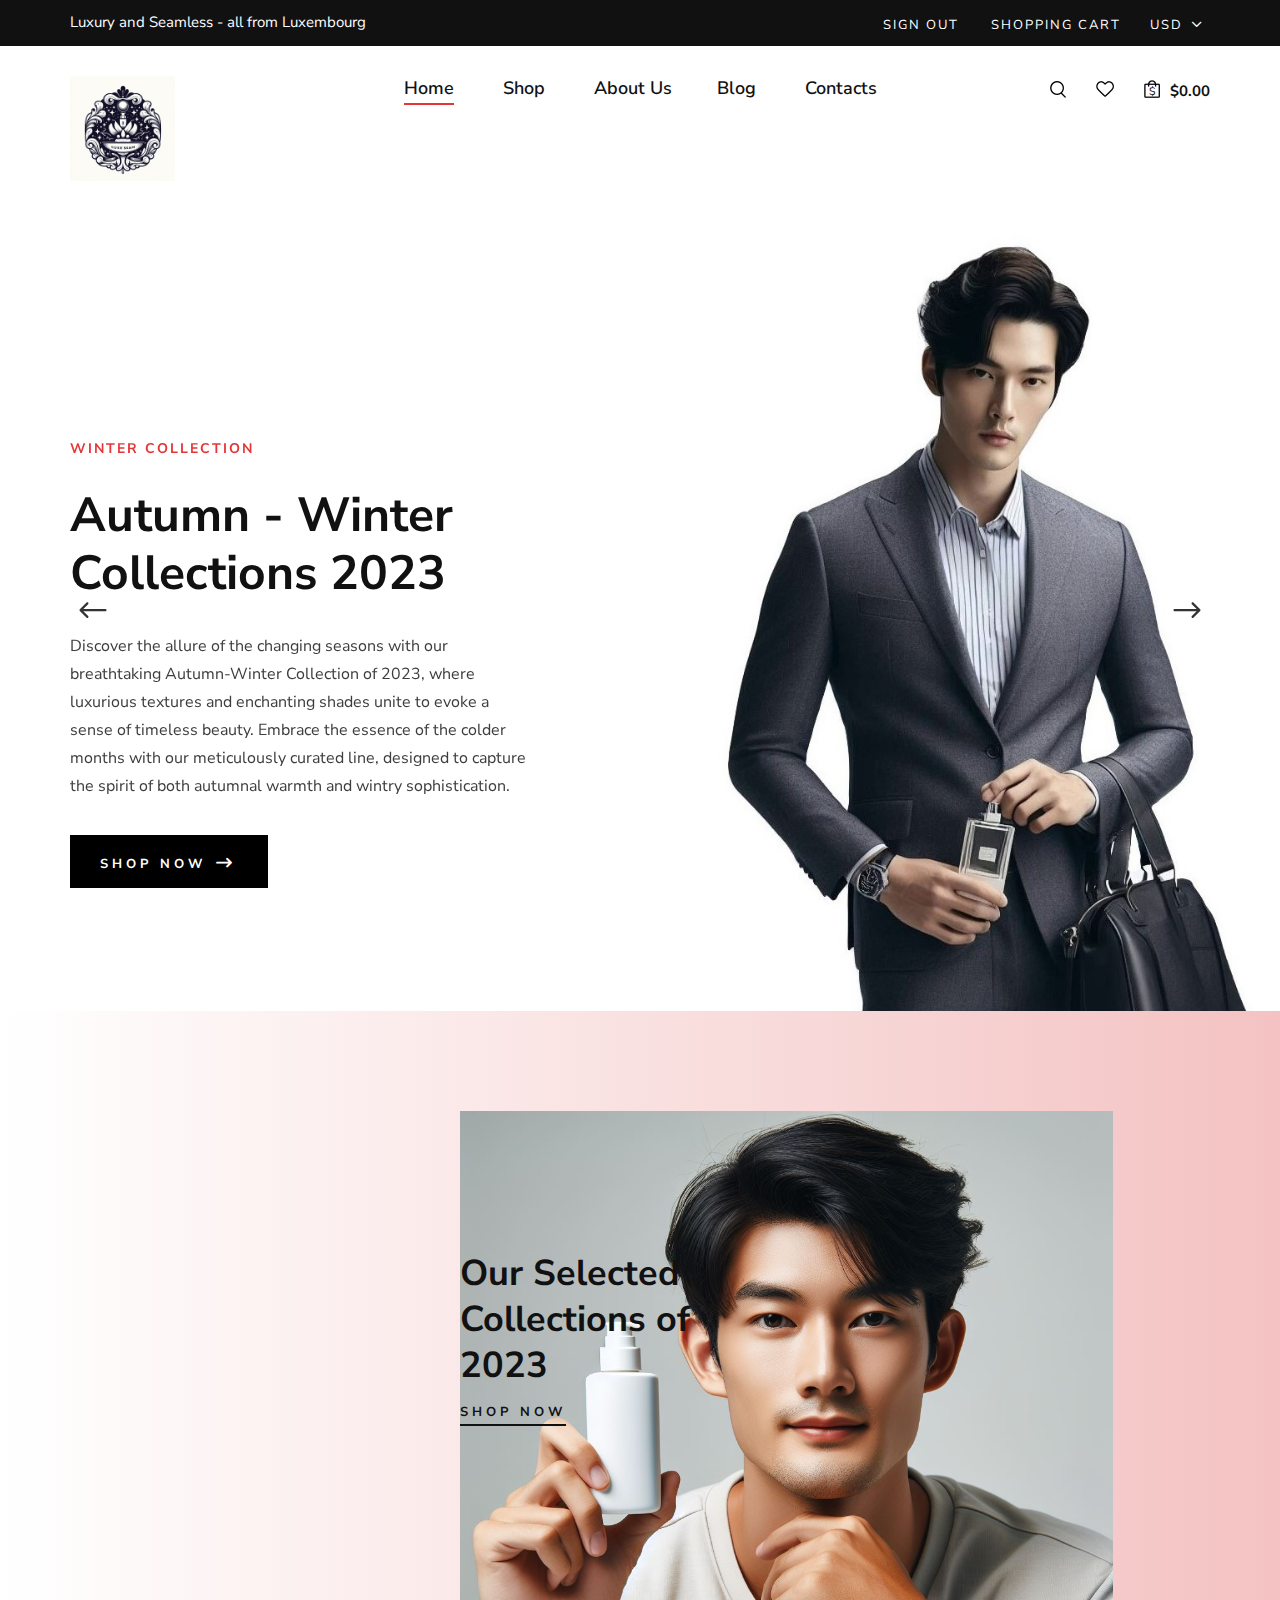
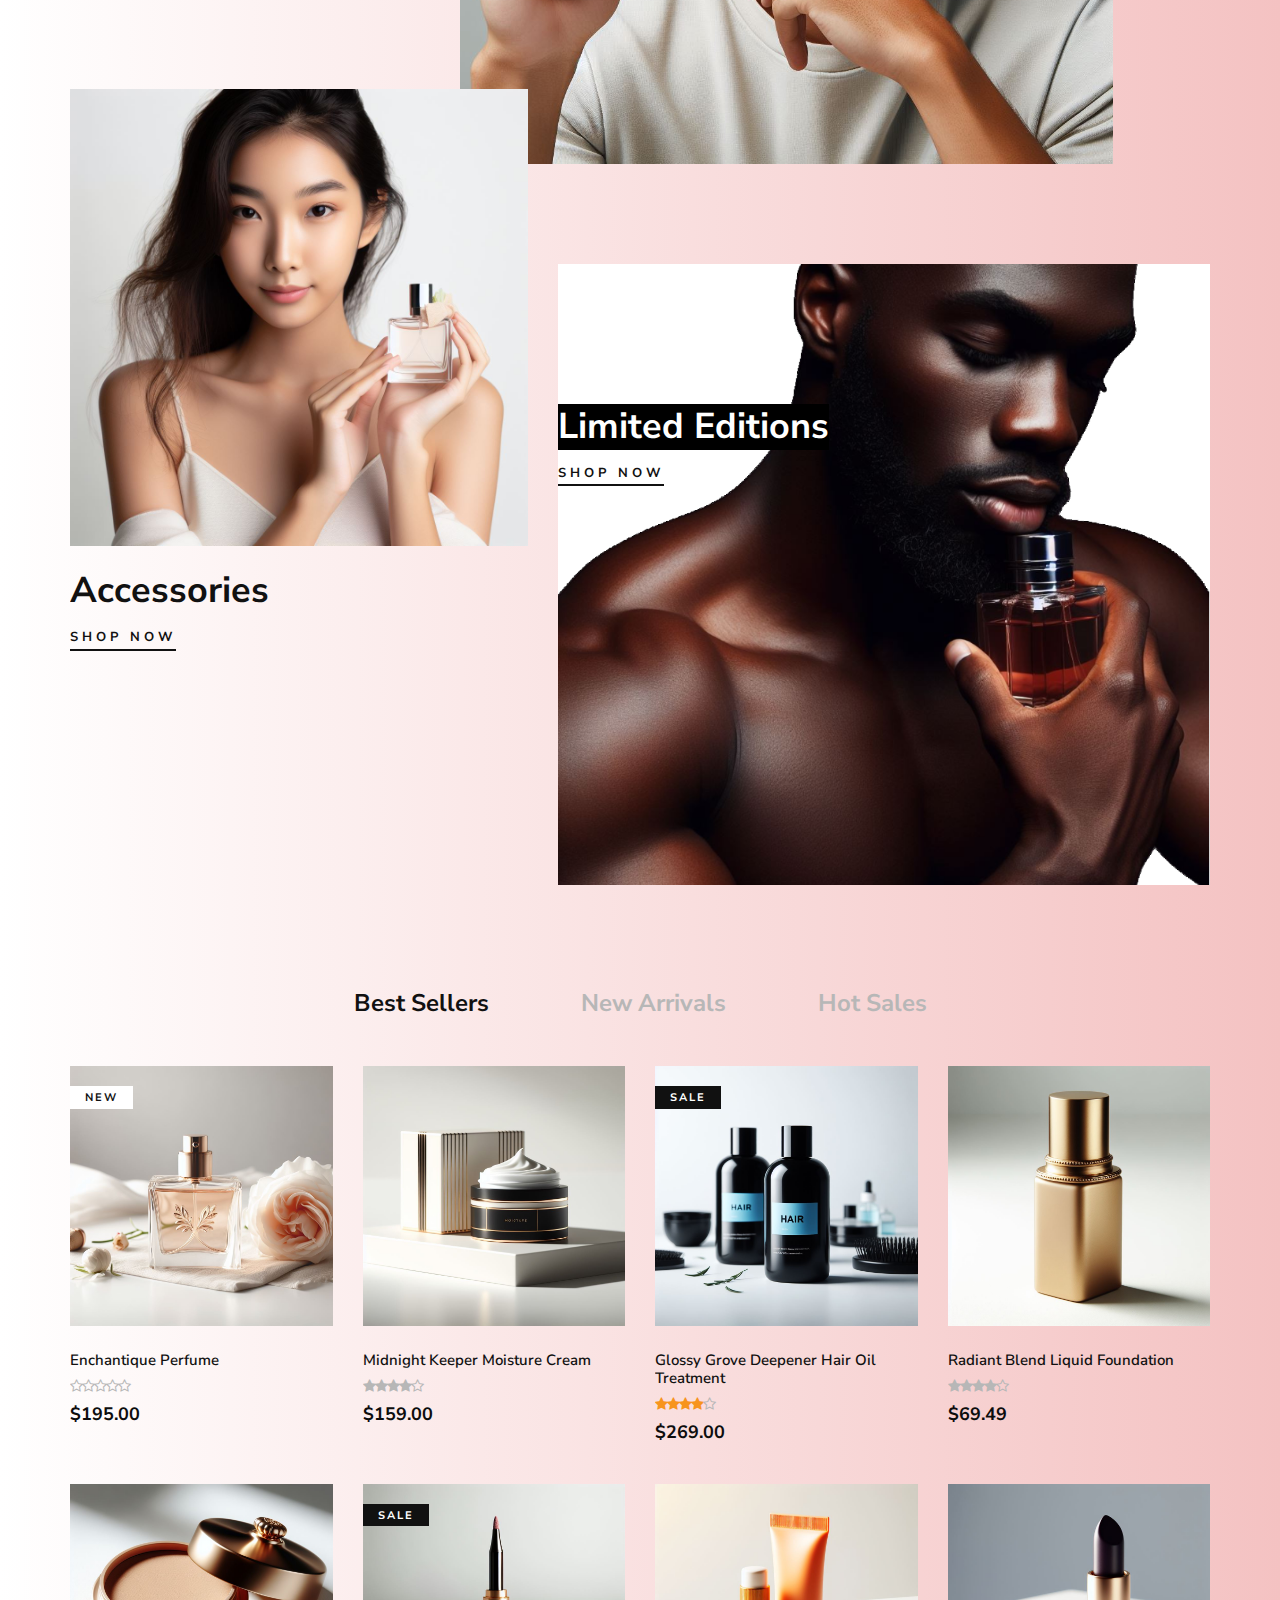
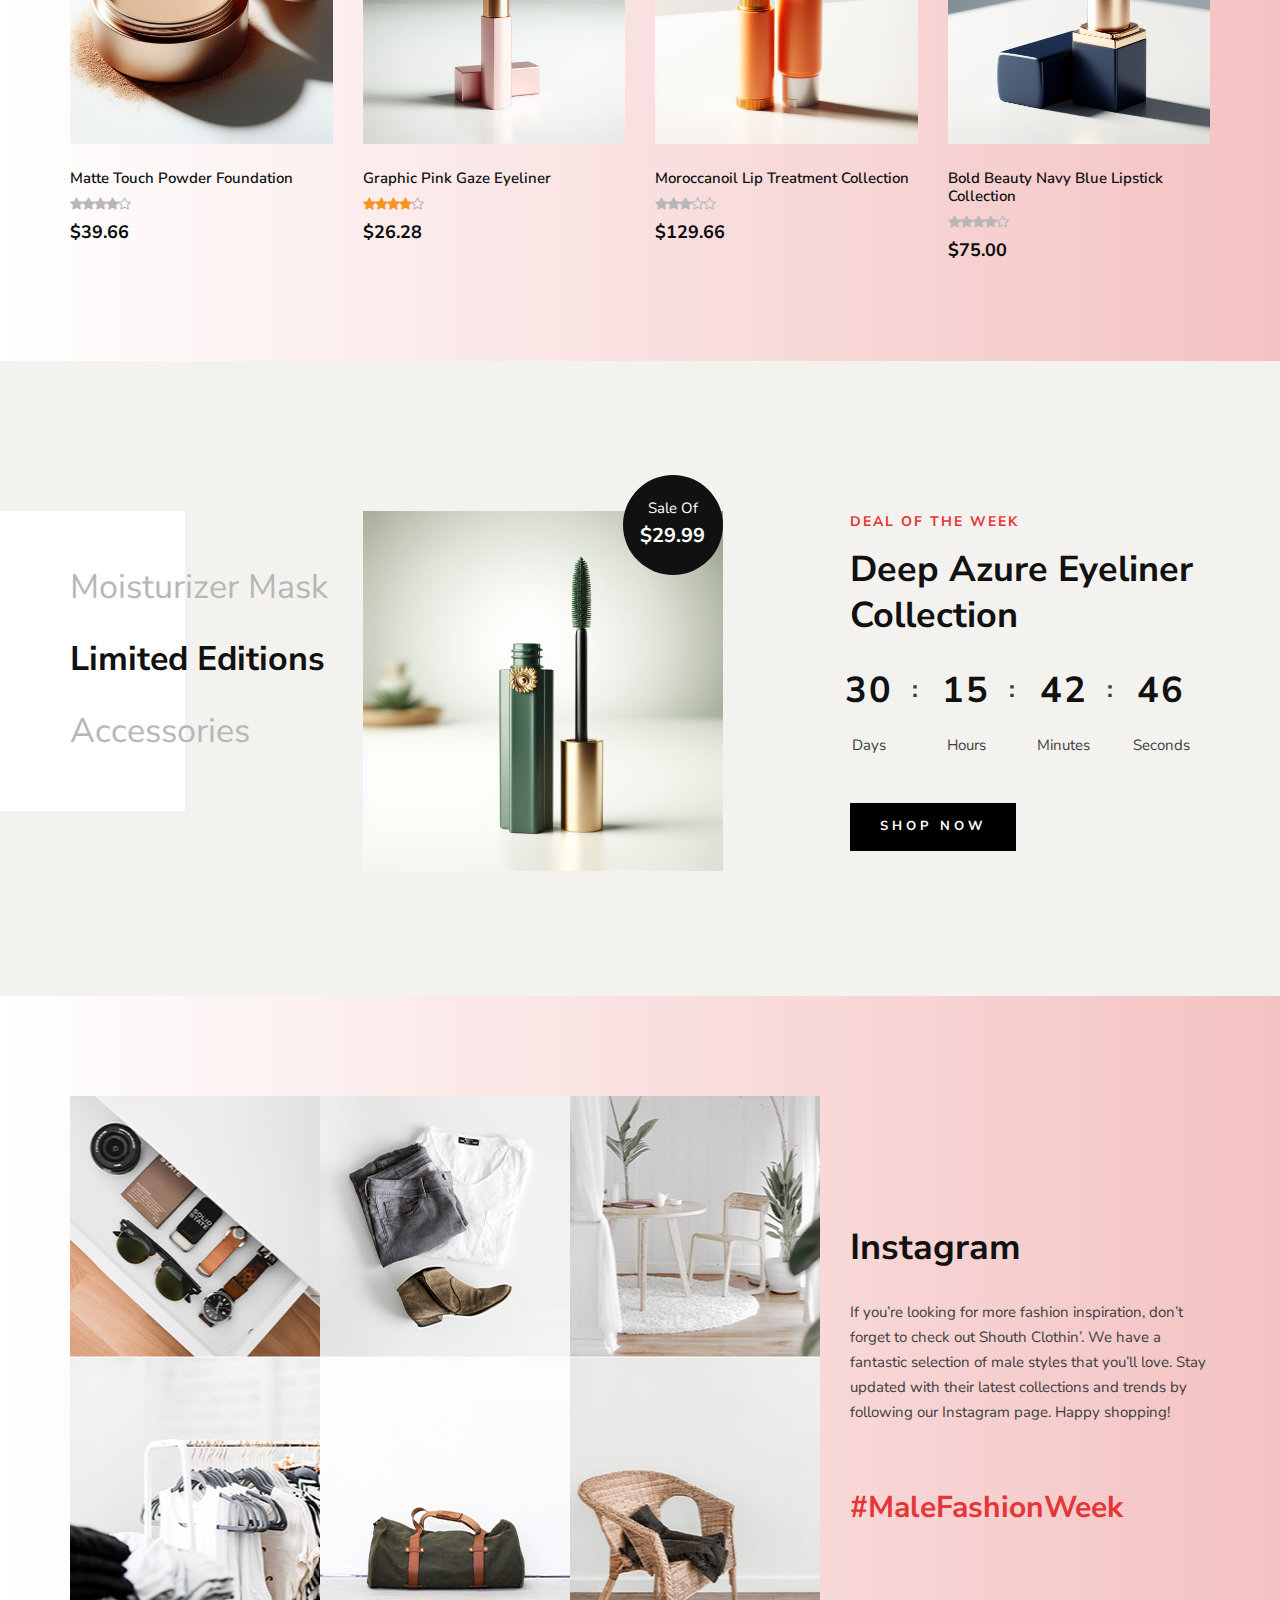
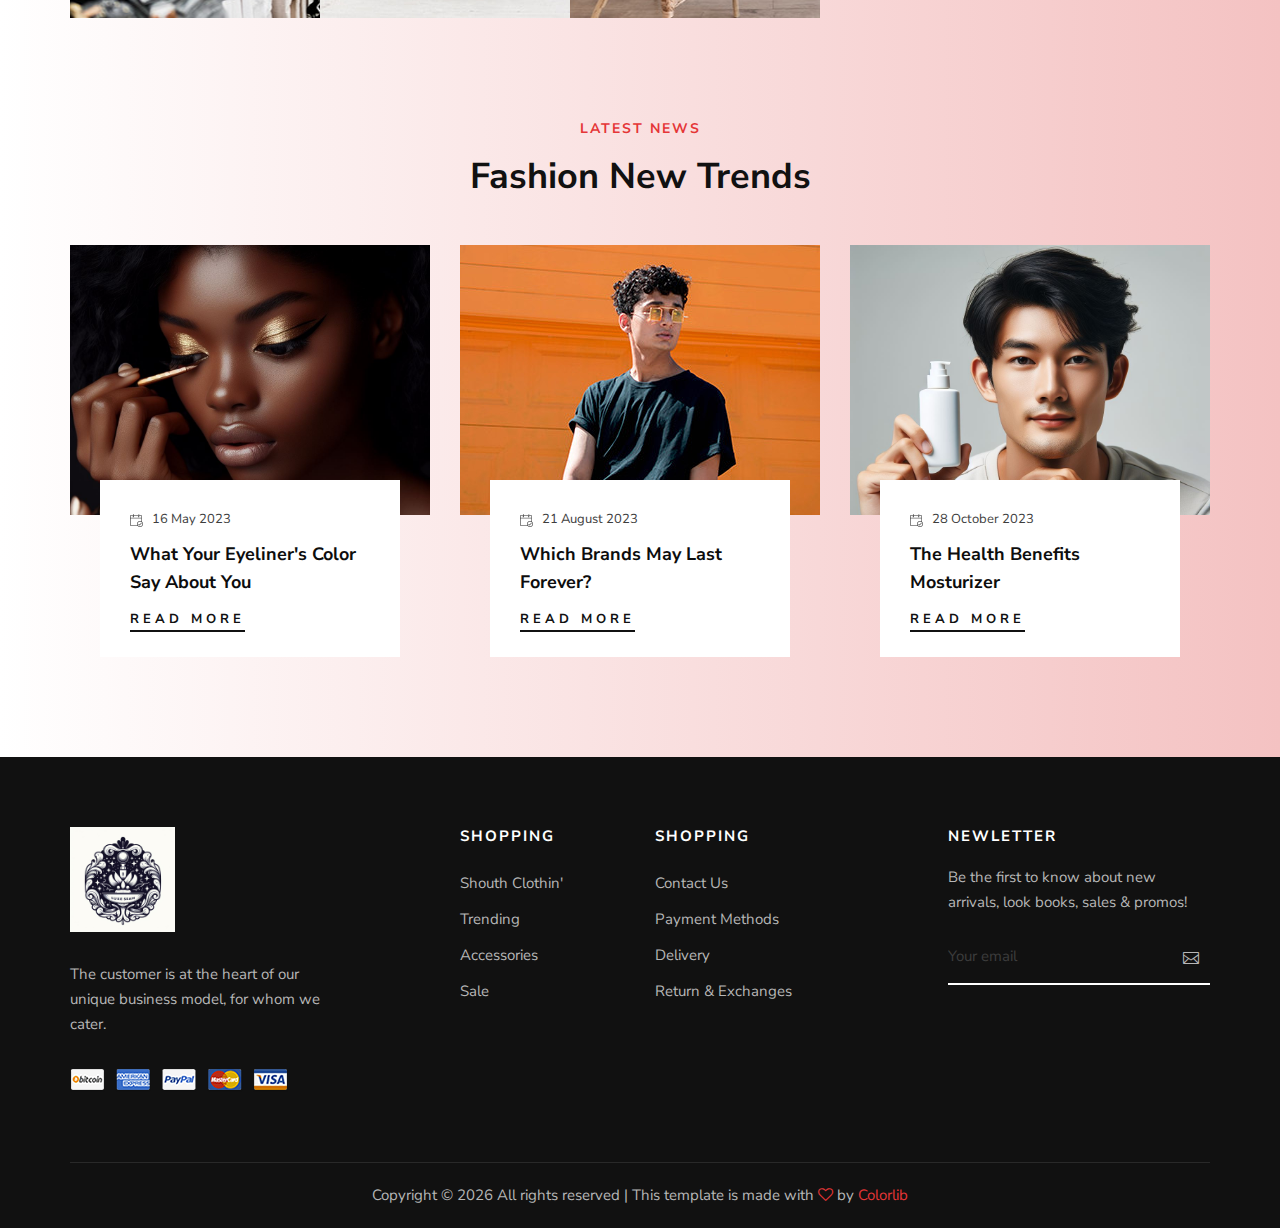
<file: index.html>
<!DOCTYPE html>
<html lang="zxx">

<head>
    <meta charset="UTF-8">
    <meta name="description" content="Male_Fashion Template">
    <meta name="keywords" content="Male_Fashion, unica, creative, html">
    <meta name="viewport" content="width=device-width, initial-scale=1.0">
    <meta http-equiv="X-UA-Compatible" content="ie=edge">
    <title>LuxeSeam | Main page</title>

    <!-- Google Font -->
    <link href="https://fonts.googleapis.com/css2?family=Nunito+Sans:wght@300;400;600;700;800;900&display=swap"
    rel="stylesheet">

    <!-- Css Styles -->
    <link rel="stylesheet" href="css/bootstrap.min.css" type="text/css">
    <link rel="stylesheet" href="css/font-awesome.min.css" type="text/css">
    <link rel="stylesheet" href="css/elegant-icons.css" type="text/css">
    <link rel="stylesheet" href="css/magnific-popup.css" type="text/css">
    <link rel="stylesheet" href="css/nice-select.css" type="text/css">
    <link rel="stylesheet" href="css/owl.carousel.min.css" type="text/css">
    <link rel="stylesheet" href="css/slicknav.min.css" type="text/css">
    <link rel="stylesheet" href="css/style.css" type="text/css">
    <script type="text/javascript" data-cfasync="false" src="https://humanchat.net/build/js/hb_latest.js?v=1.5.12" crossorigin="anonymous"></script>
    <script type="text/javascript">
      (function(d, t) {
          var v = d.createElement(t), s = d.getElementsByTagName(t)[0];
          v.onload = function() {
            window.voiceflow.chat.load({
              verify: { projectID: '65b801aef28d11826d9a01bd' },
              url: 'https://general-runtime.voiceflow.com',
              versionID: 'production'
            });
          }
          v.src = "https://cdn.voiceflow.com/widget/bundle.mjs"; v.type = "text/javascript"; s.parentNode.insertBefore(v, s);
      })(document, 'script');
    </script>
</head>

<body>
    <!-- Page Preloder -->
    <div id="preloder">
        <div class="loader"></div>
    </div>

    <!-- Offcanvas Menu Begin -->
    <div class="offcanvas-menu-overlay"></div>
    <div class="offcanvas-menu-wrapper">
        <div class="offcanvas__option">
            <div class="offcanvas__links">
                <a href="login.html">Sign out</a>
                <a href="shopping-cart.html">Shopping Cart</a>
            </div>
            <div class="offcanvas__top__hover">
                <span>Usd <i class="arrow_carrot-down"></i></span>
                <ul>
                    <li>USD</li>
                    <li>EUR</li>
                    <li>USD</li>
                </ul>
            </div>
        </div>
        <div class="offcanvas__nav__option">
            <a href="#" class="search-switch"><img src="img/icon/search.png" alt=""></a>
            <a href="#"><img src="img/icon/heart.png" alt=""></a>
            <a href="#"><img src="img/icon/cart.png" alt=""> <span>0</span></a>
            <div class="price">$0.00</div>
        </div>
        <div id="mobile-menu-wrap"></div>
        <div class="offcanvas__text">
            <p>Free shipping, 30-day return or refund guarantee.</p>
        </div>
    </div>
    <!-- Offcanvas Menu End -->

    <!-- Header Section Begin -->
    <header class="header">
        <div class="header__top">
            <div class="container">
                <div class="row">
                    <div class="col-lg-6 col-md-7">
                        <div class="header__top__left">
                            <p>Luxury and Seamless - all from Luxembourg </p>
                        </div>
                    </div>
                    <div class="col-lg-6 col-md-5">
                        <div class="header__top__right">
                            <div class="header__top__links">
                                <a href="login.html">Sign out</a>
                                <a href="./shopping-cart.html">Shopping Cart</a>
                            </div>
                            <div class="header__top__hover">
                                <span>Usd <i class="arrow_carrot-down"></i></span>
                                <ul>
                                    <li>USD</li>
                                    <li>EUR</li>
                                    <li>USD</li>
                                </ul>
                            </div>
                        </div>
                    </div>
                </div>
            </div>
        </div>
        <div class="container">
            <div class="row">
                <div class="col-lg-3 col-md-3">
                    <div class="header__logo">
                        <a href="./index.html"><img src="img/luxeseam_logo.jpg" width = 40% alt=""></a>
                    </div>
                </div>
                <div class="col-lg-6 col-md-6">
                    <nav class="header__menu mobile-menu">
                        <ul>
                            <li class="active"><a href="./index.html">Home</a></li>
                            <li><a href="./shop.html">Shop</a></li>
                            <li><a href="./aboutUs.html">About Us</a>
                            <li><a href="./blog.html">Blog</a></li>
                            <li><a href="./contact.html">Contacts</a></li>
                        </ul>
                    </nav>
                </div>
                <div class="col-lg-3 col-md-3">
                    <div class="header__nav__option">
                        <a href="#" class="search-switch"><img src="img/icon/search.png" alt=""></a>
                        <a href="#"><img src="img/icon/heart.png" alt=""></a>
                        <a href="shopping-cart.html"><img src="img/icon/cart.png" alt=""> <span>$</span></a>
                        <div class="price">$0.00</div>
                    </div>
                </div>
            </div>
            <div class="canvas__open"><i class="fa fa-bars"></i></div>
        </div>
    </header>
    <!-- Header Section End -->

    <!-- Hero Section Begin -->
    <section class="hero">
        <div class="hero__slider owl-carousel">
            <div class="hero__items set-bg" data-setbg="img/hero/hero1.jpg">
                <div class="container">
                    <div class="row">
                        <div class="col-xl-5 col-lg-7 col-md-8">
                            <div class="hero__text">
                                <h6>Winter Collection</h6>
                                <h2>Autumn - Winter Collections 2023</h2>
                                <p>Discover the allure of the changing seasons with our breathtaking Autumn-Winter Collection of 2023, where luxurious textures and enchanting shades unite to evoke a sense of timeless beauty. Embrace the essence of the colder months with our meticulously curated line, designed to capture the spirit of both autumnal warmth and wintry sophistication.</p>
                                <a href="shop.html" class="primary-btn">Shop now <span class="arrow_right"></span></a>
                                <div class="hero__social">
                                    <a href="#"><i class="fa fa-facebook"></i></a>
                                    <a href="#"><i class="fa fa-twitter"></i></a>
                                    <a href="#"><i class="fa fa-pinterest"></i></a>
                                    <a href="#"><i class="fa fa-instagram"></i></a>
                                </div>
                            </div>
                        </div>
                    </div>
                </div>
            </div>
            <div class="hero__items set-bg" data-setbg="img/hero/hero2.jpg">
                <div class="container">
                    <div class="row">
                        <div class="col-xl-5 col-lg-7 col-md-8">
                            <div class="hero__text">
                                <h6>Collaboration</h6>
                                <h2>With our Collaboration with Zara</h2>
                                <p>Experience the seamless blend of high fashion and luxurious cosmetics through our exclusive collaboration with Zara, where each product embodies modern elegance and timeless sophistication, redefining the boundaries of beauty and style.</p>
                                <a href="shop.html" class="primary-btn">Shop now <span class="arrow_right"></span></a>
                                <div class="hero__social">
                                    <a href="#"><i class="fa fa-facebook"></i></a>
                                    <a href="#"><i class="fa fa-twitter"></i></a>
                                    <a href="#"><i class="fa fa-pinterest"></i></a>
                                    <a href="#"><i class="fa fa-instagram"></i></a>
                                </div>
                            </div>
                        </div>
                    </div>
                </div>
            </div>
            <div class="hero__items set-bg" data-setbg="img/hero/hero3.jpg">
                <div class="container">
                    <div class="row">
                        <div class="col-xl-5 col-lg-7 col-md-8">
                            <div class="hero__text">
                                <h6>Limited Edition</h6>
                                <h2>Our 2024 Spring Collections</h2>
                                <p>Immerse in our 2023 Autumn Limited Collection, a celebration of rich, warm tones and decadent textures, epitomizing the season's natural allure and sophistication.</p>
                                <a href="shop.html" class="primary-btn">Shop now <span class="arrow_right"></span></a>
                                <div class="hero__social">
                                    <a href="#"><i class="fa fa-facebook"></i></a>
                                    <a href="#"><i class="fa fa-twitter"></i></a>
                                    <a href="#"><i class="fa fa-pinterest"></i></a>
                                    <a href="#"><i class="fa fa-instagram"></i></a>
                                </div>
                            </div>
                        </div>
                    </div>
                </div>
            </div>
            <div class="hero__items set-bg" data-setbg="img/hero/hero4.jpg">
                <div class="container">
                    <div class="row">
                        <div class="col-xl-5 col-lg-7 col-md-8">
                            <div class="hero__text">
                                <h6>Black Friday</h6>
                                <h2>November Black Friday</h2>
                                <p>Get ready for the ultimate shopping extravaganza with our highly anticipated Upcoming Black Friday 2023 event. Unveil a world of exclusive deals and irresistible offers on our premium luxury cosmetics, allowing you to pamper yourself or surprise your loved ones with the gift of unparalleled elegance and indulgence.</p>
                                <a href="shop.html" class="primary-btn">Shop now <span class="arrow_right"></span></a>
                                <div class="hero__social">
                                    <a href="#"><i class="fa fa-facebook"></i></a>
                                    <a href="#"><i class="fa fa-twitter"></i></a>
                                    <a href="#"><i class="fa fa-pinterest"></i></a>
                                    <a href="#"><i class="fa fa-instagram"></i></a>
                                </div>
                            </div>
                        </div>
                    </div>
                </div>
            </div>
        </div>
    </section>
    <!-- Hero Section End -->

    <!-- Banner Section Begin -->
    <section class="banner spad">
        <div class="container">
            <div class="row">
                <div class="col-lg-7 offset-lg-4">
                    <div class="banner__item">
                        <div class="banner__item__pic">
                            <img src="img/banner/banner1.jpg" alt="">
                        </div>
                        <div class="banner__item__text">
                            <h2>Our Selected Collections of 2023</h2>
                            <a href="shop.html">Shop now</a>
                        </div>
                    </div>
                </div>
                <div class="col-lg-5">
                    <div class="banner__item banner__item--middle">
                        <div class="banner__item__pic">
                            <img src="img/banner/banner2.jpg" alt="">
                        </div>
                        <div class="banner__item__text">
                            <h2>Accessories</h2>
                            <a href="shop.html">Shop now</a>
                        </div>
                    </div>
                </div>
                <div class="col-lg-7">
                    <div class="banner__item banner__item--last">
                        <div class="banner__item__pic">
                            <img src="img/banner/banner3.jpg" alt="">
                        </div>
                        <div class="banner__item__text">
                            <h2 style="background-color:black; color: white;">Limited Editions</h2>
                            <a href="shop.html">Shop now</a>
                        </div>
                    </div>
                </div>
            </div>
        </div>
    </section>
    <!-- Banner Section End -->

    <!-- Product Section Begin -->
    <section class="product spad">
        <div class="container">
            <div class="row">
                <div class="col-lg-12">
                    <ul class="filter__controls">
                        <li class="active" data-filter="*">Best Sellers</li>
                        <li data-filter=".new-arrivals">New Arrivals</li>
                        <li data-filter=".hot-sales">Hot Sales</li>
                    </ul>
                </div>
            </div>
            <div class="row product__filter">
                <div class="col-lg-3 col-md-6 col-sm-6 col-md-6 col-sm-6 mix new-arrivals">
                    <div class="product__item">
                        <div class="product__item__pic set-bg" data-setbg="img/product/perfumeShowcase1.jpg">
                            <span class="label">New</span>
                            <ul class="product__hover">
                                <li><a href="#"><img src="img/icon/heart.png" alt=""></a></li>
                                <li><a href="#"><img src="img/icon/compare.png" alt=""> <span>Compare</span></a></li>
                                <li><a href="shop-details1.html"><img src="img/icon/search.png" alt=""></a></li>
                            </ul>
                        </div>
                        <div class="product__item__text">
                            <h6>Enchantique Perfume</h6>
                            <a href="shopping-cart.html" class="add-cart">+ Add To Cart</a>
                            <div class="rating">
                                <i class="fa fa-star-o"></i>
                                <i class="fa fa-star-o"></i>
                                <i class="fa fa-star-o"></i>
                                <i class="fa fa-star-o"></i>
                                <i class="fa fa-star-o"></i>
                            </div>
                            <h5>$195.00</h5>
                            <div class="product__color__select">
                                <label for="pc-1">
                                    <input type="radio" id="pc-1">
                                </label>
                                <label class="active black" for="pc-2">
                                    <input type="radio" id="pc-2">
                                </label>
                                <label class="grey" for="pc-3">
                                    <input type="radio" id="pc-3">
                                </label>
                            </div>
                        </div>
                    </div>
                </div>
                <div class="col-lg-3 col-md-6 col-sm-6 col-md-6 col-sm-6 mix hot-sales">
                    <div class="product__item">
                        <div class="product__item__pic set-bg" data-setbg="img/product/moistureShowcase.jpg">
                            <ul class="product__hover">
                                <li><a href="#"><img src="img/icon/heart.png" alt=""></a></li>
                                <li><a href="#"><img src="img/icon/compare.png" alt=""> <span>Compare</span></a></li>
                                <li><a href="shop.html"><img src="img/icon/search.png" alt=""></a></li>
                            </ul>
                        </div>
                        <div class="product__item__text">
                            <h6>Midnight Keeper Moisture Cream </h6>
                            <a href="shopping-cart.html" class="add-cart">+ Add To Cart</a>
                            <div class="rating">
                                <i class="fa fa-star"></i>
                                <i class="fa fa-star"></i>
                                <i class="fa fa-star"></i>
                                <i class="fa fa-star"></i>
                                <i class="fa fa-star-o"></i>
                            </div>
                            <h5>$159.00</h5>
                            <div class="product__color__select">
                                <label for="pc-4">
                                    <input type="radio" id="pc-4">
                                </label>
                                <label class="active black" for="pc-5">
                                    <input type="radio" id="pc-5">
                                </label>
                                <label class="grey" for="pc-6">
                                    <input type="radio" id="pc-6">
                                </label>
                            </div>
                        </div>
                    </div>
                </div>
                <div class="col-lg-3 col-md-6 col-sm-6 col-md-6 col-sm-6 mix new-arrivals">
                    <div class="product__item sale">
                        <div class="product__item__pic set-bg" data-setbg="img/product/hairOilShowcase.jpg">
                            <span class="label">Sale</span>
                            <ul class="product__hover">
                                <li><a href="#"><img src="img/icon/heart.png" alt=""></a></li>
                                <li><a href="#"><img src="img/icon/compare.png" alt=""> <span>Compare</span></a></li>
                                <li><a href="shop.html"><img src="img/icon/search.png" alt=""></a></li>
                            </ul>
                        </div>
                        <div class="product__item__text">
                            <h6>Glossy Grove Deepener Hair Oil Treatment
                            </h6>
                            <a href="shopping-cart.html" class="add-cart">+ Add To Cart</a>
                            <div class="rating">
                                <i class="fa fa-star"></i>
                                <i class="fa fa-star"></i>
                                <i class="fa fa-star"></i>
                                <i class="fa fa-star"></i>
                                <i class="fa fa-star-o"></i>
                            </div>
                            <h5>$269.00</h5>
                            <div class="product__color__select">
                                <label for="pc-7">
                                    <input type="radio" id="pc-7">
                                </label>
                                <label class="active black" for="pc-8">
                                    <input type="radio" id="pc-8">
                                </label>
                                <label class="grey" for="pc-9">
                                    <input type="radio" id="pc-9">
                                </label>
                            </div>
                        </div>
                    </div>
                </div>
                <div class="col-lg-3 col-md-6 col-sm-6 col-md-6 col-sm-6 mix hot-sales">
                    <div class="product__item">
                        <div class="product__item__pic set-bg" data-setbg="img/product/foundationShowcase.jpg">
                            <ul class="product__hover">
                                <li><a href="#"><img src="img/icon/heart.png" alt=""></a></li>
                                <li><a href="#"><img src="img/icon/compare.png" alt=""> <span>Compare</span></a></li>
                                <li><a href="shop.html"><img src="img/icon/search.png" alt=""></a></li>
                            </ul>
                        </div>
                        <div class="product__item__text">
                            <h6>Radiant Blend Liquid Foundation</h6>
                            <a href="shopping-cart.html" class="add-cart">+ Add To Cart</a>
                            <div class="rating">
                                <i class="fa fa-star"></i>
                                <i class="fa fa-star"></i>
                                <i class="fa fa-star"></i>
                                <i class="fa fa-star"></i>
                                <i class="fa fa-star-o"></i>
                            </div>
                            <h5>$69.49</h5>
                            <div class="product__color__select">
                                <label for="pc-10">
                                    <input type="radio" id="pc-10">
                                </label>
                                <label class="active black" for="pc-11">
                                    <input type="radio" id="pc-11">
                                </label>
                                <label class="grey" for="pc-12">
                                    <input type="radio" id="pc-12">
                                </label>
                            </div>
                        </div>
                    </div>
                </div>
                <div class="col-lg-3 col-md-6 col-sm-6 col-md-6 col-sm-6 mix new-arrivals">
                    <div class="product__item">
                        <div class="product__item__pic set-bg" data-setbg="img/product/pfoundsc.jpg">
                            <ul class="product__hover">
                                <li><a href="#"><img src="img/icon/heart.png" alt=""></a></li>
                                <li><a href="#"><img src="img/icon/compare.png" alt=""> <span>Compare</span></a></li>
                                <li><a href="shop.html"><img src="img/icon/search.png" alt=""></a></li>
                            </ul>
                        </div>
                        <div class="product__item__text">
                            <h6>Matte Touch Powder Foundation</h6>
                            <a href="shopping-cart.html" class="add-cart">+ Add To Cart</a>
                            <div class="rating">
                                <i class="fa fa-star"></i>
                                <i class="fa fa-star"></i>
                                <i class="fa fa-star"></i>
                                <i class="fa fa-star"></i>
                                <i class="fa fa-star-o"></i>
                            </div>
                            <h5>$39.66</h5>
                            <div class="product__color__select">
                                <label for="pc-13">
                                    <input type="radio" id="pc-13">
                                </label>
                                <label class="active black" for="pc-14">
                                    <input type="radio" id="pc-14">
                                </label>
                                <label class="grey" for="pc-15">
                                    <input type="radio" id="pc-15">
                                </label>
                            </div>
                        </div>
                    </div>
                </div>
                <div class="col-lg-3 col-md-6 col-sm-6 col-md-6 col-sm-6 mix hot-sales">
                    <div class="product__item sale">
                        <div class="product__item__pic set-bg" data-setbg="img/product/eyelinerShowcase.jpg">
                            <span class="label">Sale</span>
                            <ul class="product__hover">
                                <li><a href="#"><img src="img/icon/heart.png" alt=""></a></li>
                                <li><a href="#"><img src="img/icon/compare.png" alt=""> <span>Compare</span></a></li>
                                <li><a href="shop.html"><img src="img/icon/search.png" alt=""></a></li>
                            </ul>
                        </div>
                        <div class="product__item__text">
                            <h6>Graphic Pink Gaze Eyeliner</h6>
                            <a href="shopping-cart.html" class="add-cart">+ Add To Cart</a>
                            <div class="rating">
                                <i class="fa fa-star"></i>
                                <i class="fa fa-star"></i>
                                <i class="fa fa-star"></i>
                                <i class="fa fa-star"></i>
                                <i class="fa fa-star-o"></i>
                            </div>
                            <h5>$26.28</h5>
                            <div class="product__color__select">
                                <label for="pc-16">
                                    <input type="radio" id="pc-16">
                                </label>
                                <label class="active black" for="pc-17">
                                    <input type="radio" id="pc-17">
                                </label>
                                <label class="grey" for="pc-18">
                                    <input type="radio" id="pc-18">
                                </label>
                            </div>
                        </div>
                    </div>
                </div>
                <div class="col-lg-3 col-md-6 col-sm-6 col-md-6 col-sm-6 mix new-arrivals">
                    <div class="product__item">
                        <div class="product__item__pic set-bg" data-setbg="img/product/lipBalmShowcase.jpg">
                            <ul class="product__hover">
                                <li><a href="#"><img src="img/icon/heart.png" alt=""></a></li>
                                <li><a href="#"><img src="img/icon/compare.png" alt=""> <span>Compare</span></a></li>
                                <li><a href="shop.html"><img src="img/icon/search.png" alt=""></a></li>
                            </ul>
                        </div>
                        <div class="product__item__text">
                            <h6>Moroccanoil Lip Treatment Collection</h6>
                            <a href="shopping-cart.html" class="add-cart">+ Add To Cart</a>
                            <div class="rating">
                                <i class="fa fa-star"></i>
                                <i class="fa fa-star"></i>
                                <i class="fa fa-star"></i>
                                <i class="fa fa-star-o"></i>
                                <i class="fa fa-star-o"></i>
                            </div>
                            <h5>$129.66</h5>
                            <div class="product__color__select">
                                <label for="pc-19">
                                    <input type="radio" id="pc-19">
                                </label>
                                <label class="active black" for="pc-20">
                                    <input type="radio" id="pc-20">
                                </label>
                                <label class="grey" for="pc-21">
                                    <input type="radio" id="pc-21">
                                </label>
                            </div>
                        </div>
                    </div>
                </div>
                <div class="col-lg-3 col-md-6 col-sm-6 col-md-6 col-sm-6 mix hot-sales">
                    <div class="product__item">
                        <div class="product__item__pic set-bg" data-setbg="img/product/lipStickShowcase.jpg">
                            <ul class="product__hover">
                                <li><a href="#"><img src="img/icon/heart.png" alt=""></a></li>
                                <li><a href="#"><img src="img/icon/compare.png" alt=""> <span>Compare</span></a></li>
                                <li><a href="shop-details.html"><img src="img/icon/search.png" alt=""></a></li>
                            </ul>
                        </div>
                        <div class="product__item__text">
                            <h6>Bold Beauty Navy Blue Lipstick Collection</h6>
                            <a href="shopping-cart.html" class="add-cart">+ Add To Cart</a>
                            <div class="rating">
                                <i class="fa fa-star"></i>
                                <i class="fa fa-star"></i>
                                <i class="fa fa-star"></i>
                                <i class="fa fa-star"></i>
                                <i class="fa fa-star-o"></i>
                            </div>
                            <h5>$75.00</h5>
                            <div class="product__color__select">
                                <label for="pc-22">
                                    <input type="radio" id="pc-22">
                                </label>
                                <label class="active black" for="pc-23">
                                    <input type="radio" id="pc-23">
                                </label>
                                <label class="grey" for="pc-24">
                                    <input type="radio" id="pc-24">
                                </label>
                            </div>
                        </div>
                    </div>
                </div>
            </div>
        </div>
    </section>
    <!-- Product Section End -->

    <!-- Categories Section Begin -->
    <section class="categories spad">
        <div class="container">
            <div class="row">
                <div class="col-lg-3">
                    <div class="categories__text">
                        <h2>Moisturizer Mask<br /> <span>Limited Editions</span> <br /> Accessories</h2>
                    </div>
                </div>
                <div class="col-lg-4">
                    <div class="categories__hot__deal">
                        <img src="img/product/mascaraSale.jpg" alt="">
                        <div class="hot__deal__sticker">
                            <span>Sale Of</span>
                            <h5>$29.99</h5>
                        </div>
                    </div>
                </div>
                <div class="col-lg-4 offset-lg-1">
                    <div class="categories__deal__countdown">
                        <span>Deal Of The Week</span>
                        <h2>Deep Azure Eyeliner Collection</h2>
                        <div class="categories__deal__countdown__timer" id="countdown">
                            <div class="cd-item">
                                <span>2</span>
                                <p>Days</p>
                            </div>
                            <div class="cd-item">
                                <span>12</span>
                                <p>Hours</p>
                            </div>
                            <div class="cd-item">
                                <span>52</span>
                                <p>Minutes</p>
                            </div>
                            <div class="cd-item">
                                <span>12</span>
                                <p>Seconds</p>
                            </div>
                        </div>
                        <a href="shop.html" class="primary-btn">Shop now</a>
                    </div>
                </div>
            </div>
        </div>
    </section>
    <!-- Categories Section End -->

    <!-- Instagram Section Begin -->
    <section class="instagram spad">
        <div class="container">
            <div class="row">
                <div class="col-lg-8">
                    <div class="instagram__pic">
                        <div class="instagram__pic__item set-bg" data-setbg="img/instagram/instagram-1.jpg"></div>
                        <div class="instagram__pic__item set-bg" data-setbg="img/instagram/instagram-2.jpg"></div>
                        <div class="instagram__pic__item set-bg" data-setbg="img/instagram/instagram-3.jpg"></div>
                        <div class="instagram__pic__item set-bg" data-setbg="img/instagram/instagram-4.jpg"></div>
                        <div class="instagram__pic__item set-bg" data-setbg="img/instagram/instagram-5.jpg"></div>
                        <div class="instagram__pic__item set-bg" data-setbg="img/instagram/instagram-6.jpg"></div>
                    </div>
                </div>
                <div class="col-lg-4">
                    <div class="instagram__text">
                        <h2>Instagram</h2>
                        <p>If you’re looking for more fashion inspiration, don’t forget to check out Shouth Clothin’. We have a fantastic selection of male styles that you’ll love. Stay updated with their latest collections and trends by following our Instagram page. Happy shopping!</p>
                        <h3>#MaleFashionWeek</h3>
                    </div>
                </div>
            </div>
        </div>
    </section>
    <!-- Instagram Section End -->

    <!-- Latest Blog Section Begin -->
    <section class="latest spad">
        <div class="container">
            <div class="row">
                <div class="col-lg-12">
                    <div class="section-title">
                        <span>Latest News</span>
                        <h2>Fashion New Trends</h2>
                    </div>
                </div>
            </div>
            <div class="row">
                <div class="col-lg-4 col-md-6 col-sm-6">
                    <div class="blog__item">
                        <div class="blog__item__pic set-bg" data-setbg="img/blog/trend1.jpg"></div>
                        <div class="blog__item__text">
                            <span><img src="img/icon/calendar.png" alt=""> 16 May 2023</span>
                            <h5>What Your Eyeliner's Color Say About You</h5>
                            <a href="#">Read More</a>
                        </div>
                    </div>
                </div>
                <div class="col-lg-4 col-md-6 col-sm-6">
                    <div class="blog__item">
                        <div class="blog__item__pic set-bg" data-setbg="img/blog/blog-2.jpg"></div>
                        <div class="blog__item__text">
                            <span><img src="img/icon/calendar.png" alt=""> 21 August 2023</span>
                            <h5>Which Brands May Last Forever?</h5>
                            <a href="#">Read More</a>
                        </div>
                    </div>
                </div>
                <div class="col-lg-4 col-md-6 col-sm-6">
                    <div class="blog__item">
                        <div class="blog__item__pic set-bg" data-setbg="img/blog/trend3.jpg"></div>
                        <div class="blog__item__text">
                            <span><img src="img/icon/calendar.png" alt=""> 28 October 2023</span>
                            <h5>The Health Benefits Mosturizer</h5>
                            <a href="#">Read More</a>
                        </div>
                    </div>
                </div>
            </div>
        </div>
    </section>
    <!-- Latest Blog Section End -->

    <!-- Footer Section Begin -->
    <footer class="footer">
        <div class="container">
            <div class="row">
                <div class="col-lg-3 col-md-6 col-sm-6">
                    <div class="footer__about">
                        <div class="footer__logo">
                            <a href="#"><img src="img/luxeseam_logo.jpg" width = 40% alt=""></a>
                        </div>
                        <p>The customer is at the heart of our unique business model, for whom we cater.</p>
                        <a href="#"><img src="img/payment.png" alt=""></a>
                    </div>
                </div>
                <div class="col-lg-2 offset-lg-1 col-md-3 col-sm-6">
                    <div class="footer__widget">
                        <h6>Shopping</h6>
                        <ul>
                            <li><a href="#">Shouth Clothin'</a></li>
                            <li><a href="#">Trending</a></li>
                            <li><a href="#">Accessories</a></li>
                            <li><a href="#">Sale</a></li>
                        </ul>
                    </div>
                </div>
                <div class="col-lg-2 col-md-3 col-sm-6">
                    <div class="footer__widget">
                        <h6>Shopping</h6>
                        <ul>
                            <li><a href="#">Contact Us</a></li>
                            <li><a href="#">Payment Methods</a></li>
                            <li><a href="#">Delivery</a></li>
                            <li><a href="#">Return & Exchanges</a></li>
                        </ul>
                    </div>
                </div>
                <div class="col-lg-3 offset-lg-1 col-md-6 col-sm-6">
                    <div class="footer__widget">
                        <h6>NewLetter</h6>
                        <div class="footer__newslatter">
                            <p>Be the first to know about new arrivals, look books, sales & promos!</p>
                            <form action="#">
                                <input type="text" placeholder="Your email">
                                <button type="submit"><span class="icon_mail_alt"></span></button>
                            </form>
                        </div>
                    </div>
                </div>
            </div>
            <div class="row">
                <div class="col-lg-12 text-center">
                    <div class="footer__copyright__text">
                        <!-- Link back to Colorlib can't be removed. Template is licensed under CC BY 3.0. -->
                        <p>Copyright ©
                            <script>
                                document.write(new Date().getFullYear());
                            </script>
                            All rights reserved | This template is made with <i class="fa fa-heart-o"
                            aria-hidden="true"></i> by <a href="https://colorlib.com" target="_blank">Colorlib</a>
                        </p>
                        <!-- Link back to Colorlib can't be removed. Template is licensed under CC BY 3.0. -->
                    </div>
                </div>
            </div>
        </div>
    </footer>
    <!-- Footer Section End -->

    <!-- Search Begin -->
    <div class="search-model">
        <div class="h-100 d-flex align-items-center justify-content-center">
            <div class="search-close-switch">+</div>
            <form class="search-model-form">
                <input type="text" id="search-input" placeholder="Search here.....">
            </form>
        </div>
    </div>
    <!-- Search End -->

    <!-- Js Plugins -->
    <script src="js/jquery-3.3.1.min.js"></script>
    <script src="js/bootstrap.min.js"></script>
    <script src="js/jquery.nice-select.min.js"></script>
    <script src="js/jquery.nicescroll.min.js"></script>
    <script src="js/jquery.magnific-popup.min.js"></script>
    <script src="js/jquery.countdown.min.js"></script>
    <script src="js/jquery.slicknav.js"></script>
    <script src="js/mixitup.min.js"></script>
    <script src="js/owl.carousel.min.js"></script>
    <script src="js/main.js"></script>
</body>

</html>
</file>
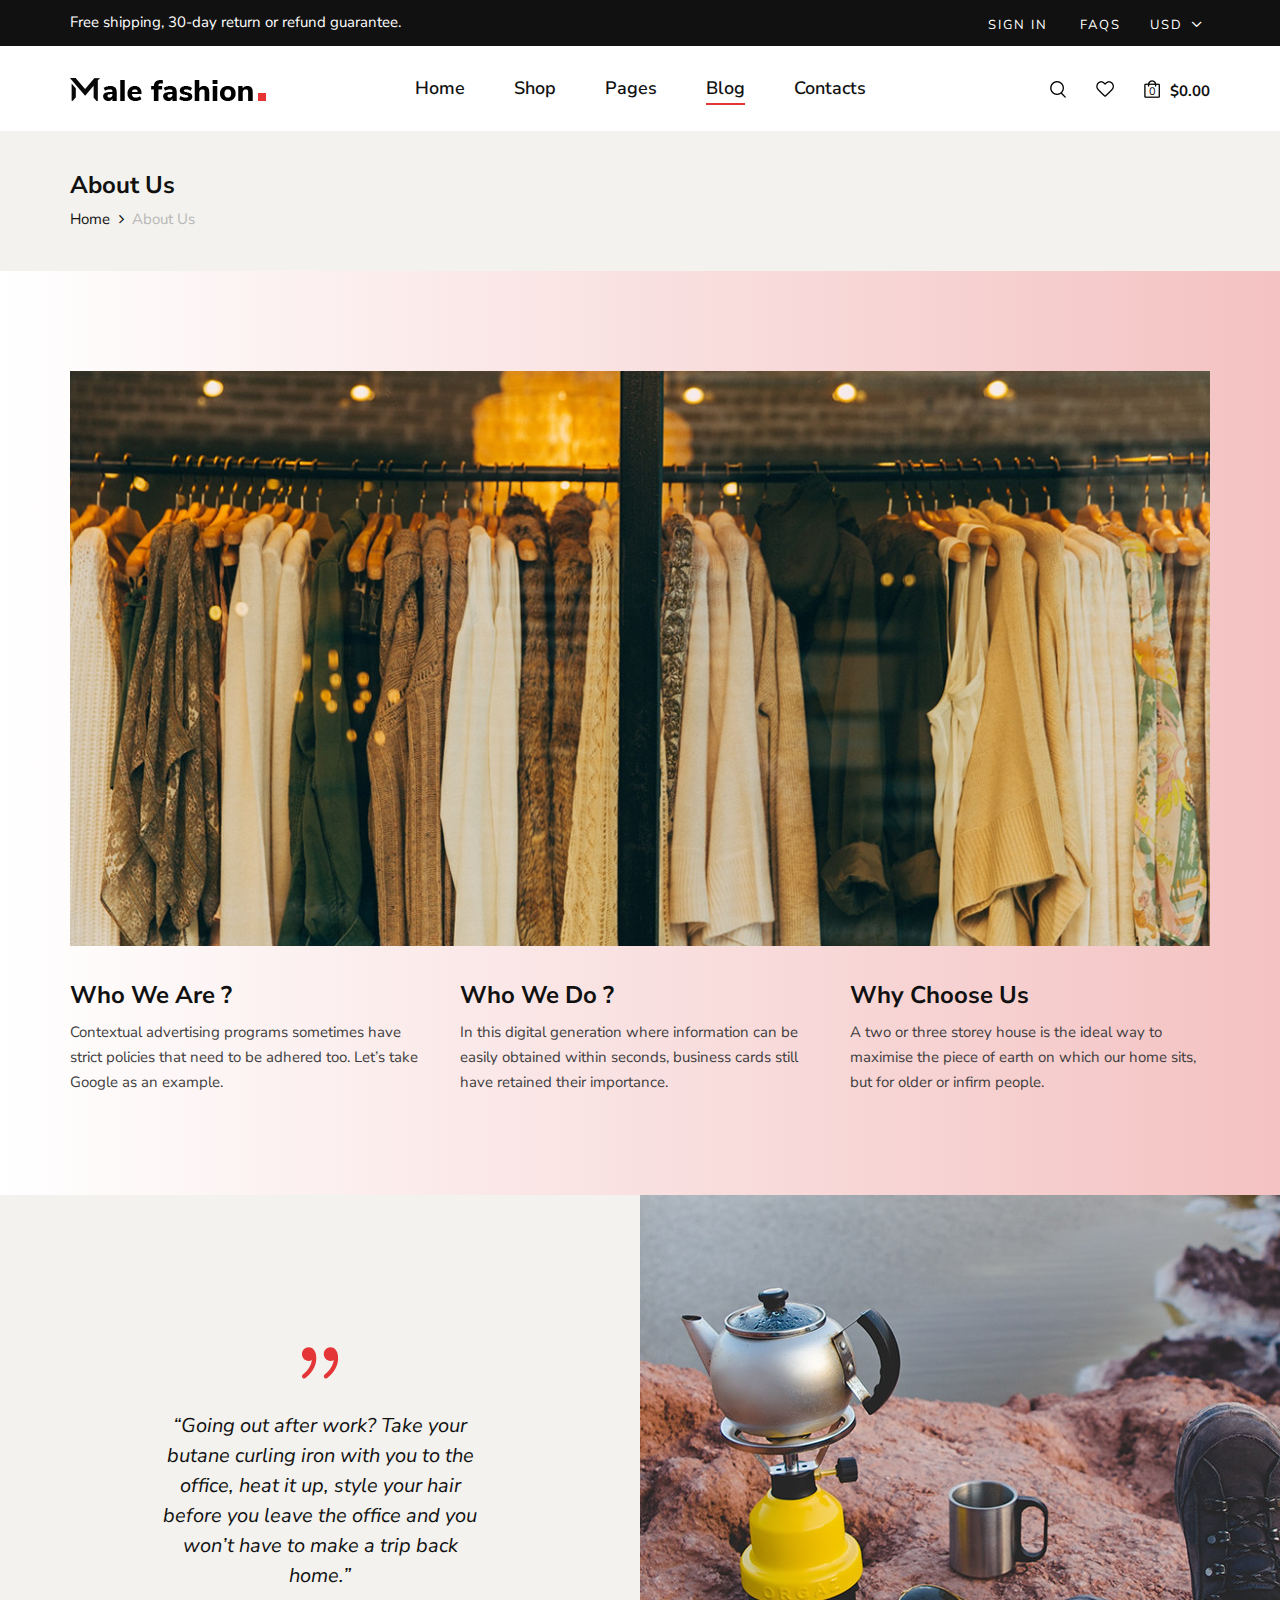
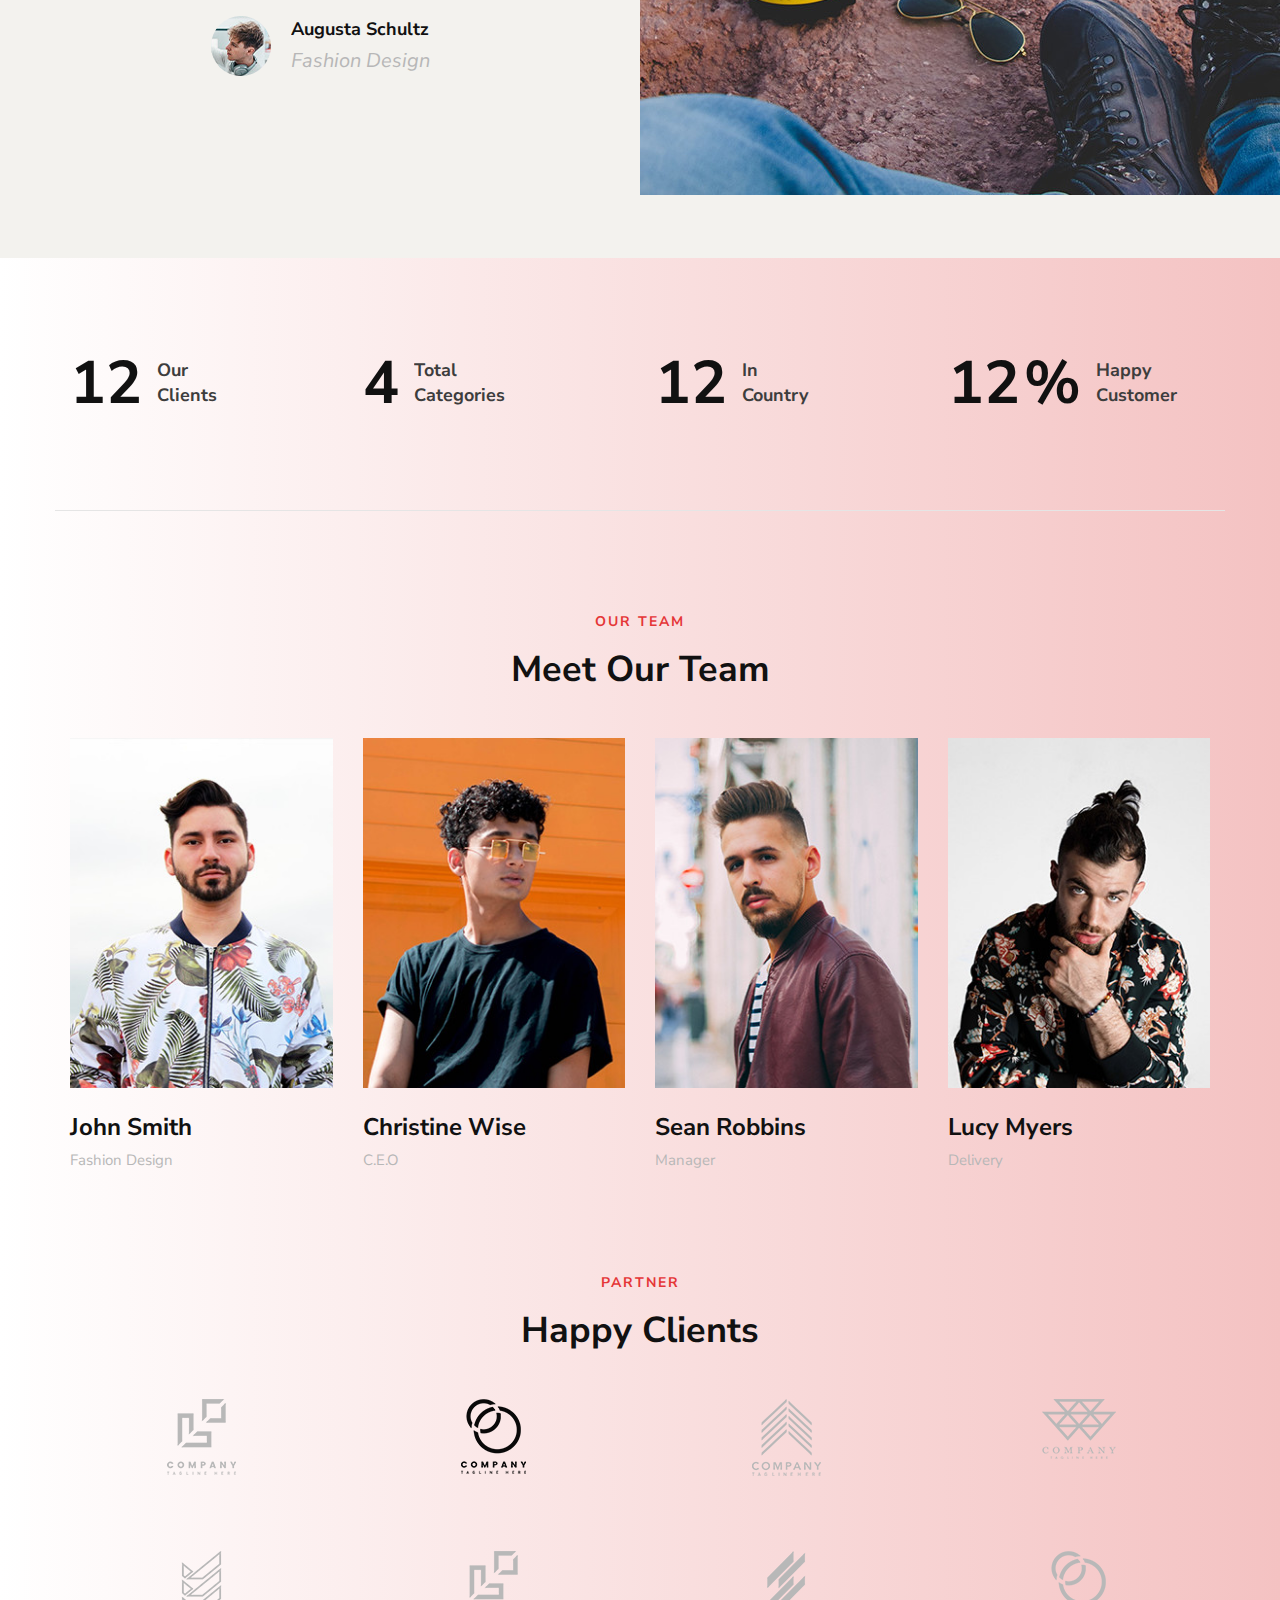
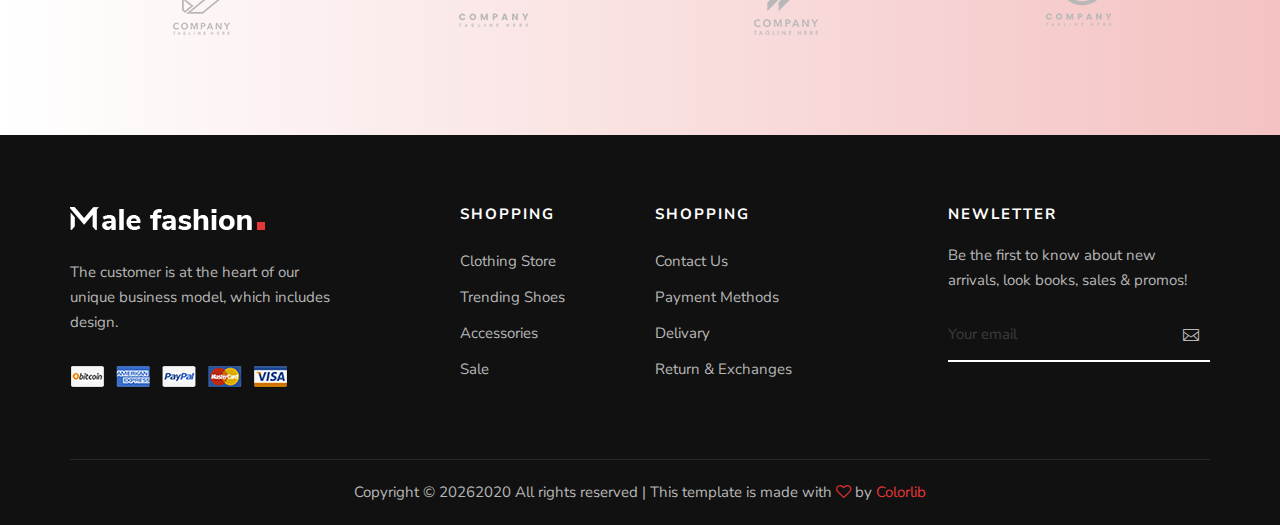
<file: about.html>
<!DOCTYPE html>
<html lang="zxx">

<head>
    <meta charset="UTF-8">
    <meta name="description" content="Male_Fashion Template">
    <meta name="keywords" content="Male_Fashion, unica, creative, html">
    <meta name="viewport" content="width=device-width, initial-scale=1.0">
    <meta http-equiv="X-UA-Compatible" content="ie=edge">
    <title>Male-Fashion | Template</title>

    <!-- Google Font -->
    <link href="https://fonts.googleapis.com/css2?family=Nunito+Sans:wght@300;400;600;700;800;900&display=swap"
    rel="stylesheet">

    <!-- Css Styles -->
    <link rel="stylesheet" href="css/bootstrap.min.css" type="text/css">
    <link rel="stylesheet" href="css/font-awesome.min.css" type="text/css">
    <link rel="stylesheet" href="css/elegant-icons.css" type="text/css">
    <link rel="stylesheet" href="css/magnific-popup.css" type="text/css">
    <link rel="stylesheet" href="css/nice-select.css" type="text/css">
    <link rel="stylesheet" href="css/owl.carousel.min.css" type="text/css">
    <link rel="stylesheet" href="css/slicknav.min.css" type="text/css">
    <link rel="stylesheet" href="css/style.css" type="text/css">
</head>

<body>
    <!-- Page Preloder -->
    <div id="preloder">
        <div class="loader"></div>
    </div>

    <!-- Offcanvas Menu Begin -->
    <div class="offcanvas-menu-overlay"></div>
    <div class="offcanvas-menu-wrapper">
        <div class="offcanvas__option">
            <div class="offcanvas__links">
                <a href="#">Sign in</a>
                <a href="#">FAQs</a>
            </div>
            <div class="offcanvas__top__hover">
                <span>Usd <i class="arrow_carrot-down"></i></span>
                <ul>
                    <li>USD</li>
                    <li>EUR</li>
                    <li>USD</li>
                </ul>
            </div>
        </div>
        <div class="offcanvas__nav__option">
            <a href="#" class="search-switch"><img src="img/icon/search.png" alt=""></a>
            <a href="#"><img src="img/icon/heart.png" alt=""></a>
            <a href="#"><img src="img/icon/cart.png" alt=""> <span>0</span></a>
            <div class="price">$0.00</div>
        </div>
        <div id="mobile-menu-wrap"></div>
        <div class="offcanvas__text">
            <p>Free shipping, 30-day return or refund guarantee.</p>
        </div>
    </div>
    <!-- Offcanvas Menu End -->

    <!-- Header Section Begin -->
    <header class="header">
        <div class="header__top">
            <div class="container">
                <div class="row">
                    <div class="col-lg-6 col-md-7">
                        <div class="header__top__left">
                            <p>Free shipping, 30-day return or refund guarantee.</p>
                        </div>
                    </div>
                    <div class="col-lg-6 col-md-5">
                        <div class="header__top__right">
                            <div class="header__top__links">
                                <a href="#">Sign in</a>
                                <a href="#">FAQs</a>
                            </div>
                            <div class="header__top__hover">
                                <span>Usd <i class="arrow_carrot-down"></i></span>
                                <ul>
                                    <li>USD</li>
                                    <li>EUR</li>
                                    <li>USD</li>
                                </ul>
                            </div>
                        </div>
                    </div>
                </div>
            </div>
        </div>
        <div class="container">
            <div class="row">
                <div class="col-lg-3 col-md-3">
                    <div class="header__logo">
                        <a href="./index.html"><img src="img/logo.png" alt=""></a>
                    </div>
                </div>
                <div class="col-lg-6 col-md-6">
                    <nav class="header__menu mobile-menu">
                        <ul>
                            <li><a href="./index.html">Home</a></li>
                            <li><a href="./shop.html">Shop</a></li>
                            <li><a href="#">Pages</a>
                                <ul class="dropdown">
                                    <li><a href="./about.html">About Us</a></li>
                                    <li><a href="./shop-details.html">Shop Details</a></li>
                                    <li><a href="./shopping-cart.html">Shopping Cart</a></li>
                                    <li><a href="./checkout.html">Check Out</a></li>
                                    <li><a href="./blog-details.html">Blog Details</a></li>
                                </ul>
                            </li>
                            <li class="active"><a href="./blog.html">Blog</a></li>
                            <li><a href="./contact.html">Contacts</a></li>
                        </ul>
                    </nav>
                </div>
                <div class="col-lg-3 col-md-3">
                    <div class="header__nav__option">
                        <a href="#" class="search-switch"><img src="img/icon/search.png" alt=""></a>
                        <a href="#"><img src="img/icon/heart.png" alt=""></a>
                        <a href="#"><img src="img/icon/cart.png" alt=""> <span>0</span></a>
                        <div class="price">$0.00</div>
                    </div>
                </div>
            </div>
            <div class="canvas__open"><i class="fa fa-bars"></i></div>
        </div>
    </header>
    <!-- Header Section End -->

    <!-- Breadcrumb Section Begin -->
    <section class="breadcrumb-option">
        <div class="container">
            <div class="row">
                <div class="col-lg-12">
                    <div class="breadcrumb__text">
                        <h4>About Us</h4>
                        <div class="breadcrumb__links">
                            <a href="./index.html">Home</a>
                            <span>About Us</span>
                        </div>
                    </div>
                </div>
            </div>
        </div>
    </section>
    <!-- Breadcrumb Section End -->

    <!-- About Section Begin -->
    <section class="about spad">
        <div class="container">
            <div class="row">
                <div class="col-lg-12">
                    <div class="about__pic">
                        <img src="img/about/about-us.jpg" alt="">
                    </div>
                </div>
            </div>
            <div class="row">
                <div class="col-lg-4 col-md-4 col-sm-6">
                    <div class="about__item">
                        <h4>Who We Are ?</h4>
                        <p>Contextual advertising programs sometimes have strict policies that need to be adhered too.
                        Let’s take Google as an example.</p>
                    </div>
                </div>
                <div class="col-lg-4 col-md-4 col-sm-6">
                    <div class="about__item">
                        <h4>Who We Do ?</h4>
                        <p>In this digital generation where information can be easily obtained within seconds, business
                        cards still have retained their importance.</p>
                    </div>
                </div>
                <div class="col-lg-4 col-md-4 col-sm-6">
                    <div class="about__item">
                        <h4>Why Choose Us</h4>
                        <p>A two or three storey house is the ideal way to maximise the piece of earth on which our home
                        sits, but for older or infirm people.</p>
                    </div>
                </div>
            </div>
        </div>
    </section>
    <!-- About Section End -->

    <!-- Testimonial Section Begin -->
    <section class="testimonial">
        <div class="container-fluid">
            <div class="row">
                <div class="col-lg-6 p-0">
                    <div class="testimonial__text">
                        <span class="icon_quotations"></span>
                        <p>“Going out after work? Take your butane curling iron with you to the office, heat it up,
                            style your hair before you leave the office and you won’t have to make a trip back home.”
                        </p>
                        <div class="testimonial__author">
                            <div class="testimonial__author__pic">
                                <img src="img/about/testimonial-author.jpg" alt="">
                            </div>
                            <div class="testimonial__author__text">
                                <h5>Augusta Schultz</h5>
                                <p>Fashion Design</p>
                            </div>
                        </div>
                    </div>
                </div>
                <div class="col-lg-6 p-0">
                    <div class="testimonial__pic set-bg" data-setbg="img/about/testimonial-pic.jpg"></div>
                </div>
            </div>
        </div>
    </section>
    <!-- Testimonial Section End -->

    <!-- Counter Section Begin -->
    <section class="counter spad">
        <div class="container">
            <div class="row">
                <div class="col-lg-3 col-md-6 col-sm-6">
                    <div class="counter__item">
                        <div class="counter__item__number">
                            <h2 class="cn_num">102</h2> 
                        </div>
                        <span>Our <br />Clients</span>
                    </div>
                </div>
                <div class="col-lg-3 col-md-6 col-sm-6">
                    <div class="counter__item">
                        <div class="counter__item__number">
                            <h2 class="cn_num">30</h2>
                        </div>
                        <span>Total <br />Categories</span>
                    </div>
                </div>
                <div class="col-lg-3 col-md-6 col-sm-6">
                    <div class="counter__item">
                        <div class="counter__item__number">
                            <h2 class="cn_num">102</h2>
                        </div>
                        <span>In <br />Country</span>
                    </div>
                </div>
                <div class="col-lg-3 col-md-6 col-sm-6">
                    <div class="counter__item">
                        <div class="counter__item__number">
                            <h2 class="cn_num">98</h2>
                            <strong>%</strong>
                        </div>
                        <span>Happy <br />Customer</span>
                    </div>
                </div>
            </div>
        </div>
    </section>
    <!-- Counter Section End -->

    <!-- Team Section Begin -->
    <section class="team spad">
        <div class="container">
            <div class="row">
                <div class="col-lg-12">
                    <div class="section-title">
                        <span>Our Team</span>
                        <h2>Meet Our Team</h2>
                    </div>
                </div>
            </div>
            <div class="row">
                <div class="col-lg-3 col-md-6 col-sm-6">
                    <div class="team__item">
                        <img src="img/about/team-1.jpg" alt="">
                        <h4>John Smith</h4>
                        <span>Fashion Design</span>
                    </div>
                </div>
                <div class="col-lg-3 col-md-6 col-sm-6">
                    <div class="team__item">
                        <img src="img/about/team-2.jpg" alt="">
                        <h4>Christine Wise</h4>
                        <span>C.E.O</span>
                    </div>
                </div>
                <div class="col-lg-3 col-md-6 col-sm-6">
                    <div class="team__item">
                        <img src="img/about/team-3.jpg" alt="">
                        <h4>Sean Robbins</h4>
                        <span>Manager</span>
                    </div>
                </div>
                <div class="col-lg-3 col-md-6 col-sm-6">
                    <div class="team__item">
                        <img src="img/about/team-4.jpg" alt="">
                        <h4>Lucy Myers</h4>
                        <span>Delivery</span>
                    </div>
                </div>
            </div>
        </div>
    </section>
    <!-- Team Section End -->

    <!-- Client Section Begin -->
    <section class="clients spad">
        <div class="container">
            <div class="row">
                <div class="col-lg-12">
                    <div class="section-title">
                        <span>Partner</span>
                        <h2>Happy Clients</h2>
                    </div>
                </div>
            </div>
            <div class="row">
                <div class="col-lg-3 col-md-4 col-sm-4 col-6">
                    <a href="#" class="client__item"><img src="img/clients/client-1.png" alt=""></a>
                </div>
                <div class="col-lg-3 col-md-4 col-sm-4 col-6">
                    <a href="#" class="client__item"><img src="img/clients/client-2.png" alt=""></a>
                </div>
                <div class="col-lg-3 col-md-4 col-sm-4 col-6">
                    <a href="#" class="client__item"><img src="img/clients/client-3.png" alt=""></a>
                </div>
                <div class="col-lg-3 col-md-4 col-sm-4 col-6">
                    <a href="#" class="client__item"><img src="img/clients/client-4.png" alt=""></a>
                </div>
                <div class="col-lg-3 col-md-4 col-sm-4 col-6">
                    <a href="#" class="client__item"><img src="img/clients/client-5.png" alt=""></a>
                </div>
                <div class="col-lg-3 col-md-4 col-sm-4 col-6">
                    <a href="#" class="client__item"><img src="img/clients/client-6.png" alt=""></a>
                </div>
                <div class="col-lg-3 col-md-4 col-sm-4 col-6">
                    <a href="#" class="client__item"><img src="img/clients/client-7.png" alt=""></a>
                </div>
                <div class="col-lg-3 col-md-4 col-sm-4 col-6">
                    <a href="#" class="client__item"><img src="img/clients/client-8.png" alt=""></a>
                </div>
            </div>
        </div>
    </section>
    <!-- Client Section End -->

    <!-- Footer Section Begin -->
    <footer class="footer">
        <div class="container">
            <div class="row">
                <div class="col-lg-3 col-md-6 col-sm-6">
                    <div class="footer__about">
                        <div class="footer__logo">
                            <a href="#"><img src="img/footer-logo.png" alt=""></a>
                        </div>
                        <p>The customer is at the heart of our unique business model, which includes design.</p>
                        <a href="#"><img src="img/payment.png" alt=""></a>
                    </div>
                </div>
                <div class="col-lg-2 offset-lg-1 col-md-3 col-sm-6">
                    <div class="footer__widget">
                        <h6>Shopping</h6>
                        <ul>
                            <li><a href="#">Clothing Store</a></li>
                            <li><a href="#">Trending Shoes</a></li>
                            <li><a href="#">Accessories</a></li>
                            <li><a href="#">Sale</a></li>
                        </ul>
                    </div>
                </div>
                <div class="col-lg-2 col-md-3 col-sm-6">
                    <div class="footer__widget">
                        <h6>Shopping</h6>
                        <ul>
                            <li><a href="#">Contact Us</a></li>
                            <li><a href="#">Payment Methods</a></li>
                            <li><a href="#">Delivary</a></li>
                            <li><a href="#">Return & Exchanges</a></li>
                        </ul>
                    </div>
                </div>
                <div class="col-lg-3 offset-lg-1 col-md-6 col-sm-6">
                    <div class="footer__widget">
                        <h6>NewLetter</h6>
                        <div class="footer__newslatter">
                            <p>Be the first to know about new arrivals, look books, sales & promos!</p>
                            <form action="#">
                                <input type="text" placeholder="Your email">
                                <button type="submit"><span class="icon_mail_alt"></span></button>
                            </form>
                        </div>
                    </div>
                </div>
            </div>
            <div class="row">
                <div class="col-lg-12 text-center">
                    <div class="footer__copyright__text">
                        <!-- Link back to Colorlib can't be removed. Template is licensed under CC BY 3.0. -->
                        <p>Copyright ©
                            <script>
                                document.write(new Date().getFullYear());
                            </script>2020
                            All rights reserved | This template is made with <i class="fa fa-heart-o"
                            aria-hidden="true"></i> by <a href="https://colorlib.com" target="_blank">Colorlib</a>
                        </p>
                        <!-- Link back to Colorlib can't be removed. Template is licensed under CC BY 3.0. -->
                    </div>
                </div>
            </div>
        </div>
    </footer>
    <!-- Footer Section End -->

    <!-- Search Begin -->
    <div class="search-model">
        <div class="h-100 d-flex align-items-center justify-content-center">
            <div class="search-close-switch">+</div>
            <form class="search-model-form">
                <input type="text" id="search-input" placeholder="Search here.....">
            </form>
        </div>
    </div>
    <!-- Search End -->

    <!-- Js Plugins -->
    <script src="js/jquery-3.3.1.min.js"></script>
    <script src="js/bootstrap.min.js"></script>
    <script src="js/jquery.nice-select.min.js"></script>
    <script src="js/jquery.nicescroll.min.js"></script>
    <script src="js/jquery.magnific-popup.min.js"></script>
    <script src="js/jquery.countdown.min.js"></script>
    <script src="js/jquery.slicknav.js"></script>
    <script src="js/mixitup.min.js"></script>
    <script src="js/owl.carousel.min.js"></script>
    <script src="js/main.js"></script>
</body>

</html>
</file>
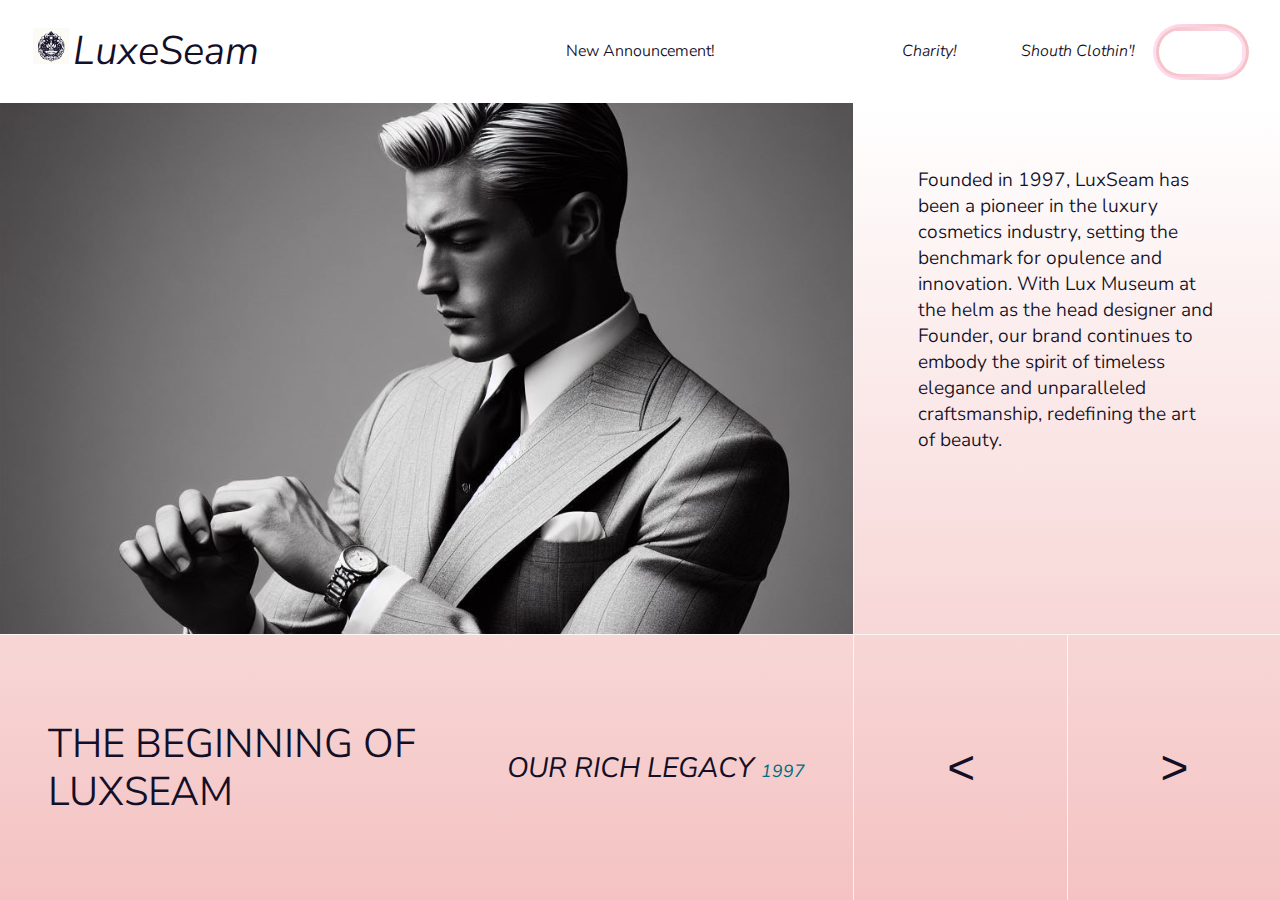
<file: aboutUs.html>
<!-- DISCLAIMER: This code is very underoptimized, with a lot of redundancies - pardon us, we are still getting the hang of coding and stuffs afterall-->
<!-- This code is made possible with the help of Youtuber Hyperplexed, kudos to him-->
<!-- Known bug: When you click the box containing "Back", the menu navigation broke. You will have to press it again then press the text-->



<!DOCTYPE html>
<head>

  <link href="https://fonts.googleapis.com/css2?family=Nunito+Sans:wght@300;400;600;700;800;900&display=swap"
  rel="stylesheet">

    <style>
    :root {
        --background: linear-gradient(180deg, #ffffff 10%, #f4c2c2 100%);
        --border-color: rgba(255, 255, 255, 0.75);
        --highlight-color: rgb(126, 87, 194);
    }

    body {
        background-color: var(--background-color);
        display: flex;
        flex-direction: column;
        height: 100vh;
        width: 100vw;
        margin: 0px;
        overflow: hidden; 
    }
    

    main {
        flex-grow: 1;
        overflow: hidden;
        height: 100vh;
        width: 100vw;
        margin: 0px;
        background: linear-gradient(#ffffff, #f4c2c2);
        opacity: 100%;
        position: relative;
        z-index: 3;
        transition: transform 500ms cubic-bezier(0.13, 0.52, 0.38, 1);
    }

    * {
        box-sizing: border-box;
    }

    h1, h2, h3, a, p {
        font-family: "Nunito Sans", sans-serif;
	      -webkit-font-smoothing: antialiased;
        font-weight: 350;
        color: #130f26;
        margin: 0px;
    }

    a {
        text-decoration: none;
    }

    a:hover {
        color: var(--highlight-color);
    }

    /* Top container */

    #nav-container {
        display: flex;
        width: 100%;
        border-bottom: 1px solid var(--border-color);
    }

    .nav-section {
        padding: 1.5rem 2rem;
        display: flex;
        gap: 1rem;
        border-left: 1px solid var(--border-color);
        align-items: center;
        justify-content: center;
    }

    #nav-announcement-section {
        display: flex;
        flex-basis: calc(100% * (2 / 3));
        z-index: 2;
    }

    #nav-contact-section {
        flex-grow: 1;
    }

    #nav-menu-section {
      flex-grow: 1;
    }

    #nav-logo-section {
        flex-basis: calc(100% / 3);
        justify-content: flex-start;
    }

    #nav-logo-section > a > i {
        font-size: 2.5rem;
    }

    #nav-annlink-section {
        flex-basis: 50%;
        gap: 6rem; 
    }

    #nav-contact-section {
        gap: 4rem;
    }

    /* Navigation Button */

    #nav-toggle {
      
        height: 3.5rem;
        width: 6rem;
        position: fixed;
        z-index: 3;
        top: 2.7%;
        right: -1.3%;
        cursor: pointer;

        /* padding defines the width of the inner gradient background (2) */
        padding: .25em;

        /* border-width defines the width the outer gradient background (3) */
        border: .25em solid transparent;
        border-radius: 5rem;
        
        background: 
          /* Inner-most gradient */
          linear-gradient(to bottom, #ffffff, #ffffff) content-box,
          /* Inner gradient */
          linear-gradient(to right, #f4c2c2, #ffddf4) padding-box,
          /* Outer gradient */
          linear-gradient(to right, #ffddf4, #f4c2c2) border-box;
        transform: translateX(-50%);
        transition: transform, background-color;
        transition-timing-function: ease;
        transition-duration: 300ms;
      }

    #nav-toggle > a {
        position: absolute;
        left: 50%;
        top: 50%;
        transform: translate(-50%, -50%) scale(0.5);
        color: #130f26;
        font-size: 2em;
        opacity: 0%;
        transition: transform, opacity;
        transition-timing-function: ease;
        transition-duration: 300ms;
    }

    #nav-toggle:hover {
        transform: translateX(-50%) scale(1.2);
    }

    #nav-toggle:active {
        transform: translateX(-50%) scale(1);
    }

    body:not([data-nav="true"]) > #nav-toggle:hover > .open {
        opacity: 100%;
        transform: translate(-50%, -50%) scale(0.8);
    }

    body[data-nav="true"] > #nav-toggle > .close {
        opacity: 100%;
        transform: translate(-50%, -50%) scale(0.8);
    }

    body[data-nav="true"]> main,
    body[data-nav="true"]> #cover-main {
        transform: translateX(18%);
    }

      /* Main nav */
    #menu-nav {
        height: 100vh;
        width: 100vw;
        position: absolute;
        left: 0px;
        bottom: 0px;
        z-index: 2;
        overflow-y: hidden;
    }

    #nav-links {
        opacity: 80%;
        gap: 1px clamp(0.5rem, 1vw, 1rem);
        padding: 8.5rem clamp(1rem, 2vw, 2rem);
        transform: translateX(-45%) scale(0.7);
        transition: transform 500ms cubic-bezier(0.15, 0.5, 0.35, 1);
    }

    body[data-nav="true"] > #menu-nav > #nav-links {
        transform: translateX(-1%) scale(1);
    }

    #nav-links > .nav-links {
        text-decoration: none;
    }

    #nav-links > .nav-links > .nav-links-label {
        color: #130f26;
        font-size: 1.15rem;
        margin: 0 rem;
        text-transform: uppercase;
    }

    #nav-links > .nav-links > .nav-links-image {
        width: max(15vw, 100px);
        aspect-ratio: 3.75/1;
        border-radius: 0.65rem;
        object-fit: cover;
    } 
      /* End of main nav */

      /* Sub nav */
      /*PS: For some reasons, if I click on the box containing this text instead of the text itself, everything broke.*/
      /*PSS: By the way, I reverse-engineered this from the code above, so it is unoptimized. Please pardon me */

    #sub-nav {
        float: right;
        height: 100vh;
        width: 100%;
        position: absolute;
        right: 0px;
        bottom: 0px;
        z-index: 2;
        overflow-y: hidden;
    }
    #sub-nav-links {
        opacity: 80%;
        float: right;
        gap: clamp(1rem, 2vw, 3rem);
        padding: 9rem clamp(2rem, 3vw, 2rem);
        transform: translateY(0%) scale(0.5);
        transition: transform 500ms cubic-bezier(0.15, 0.75, 0.55, 1);
    }

    body[data-subnav="true"] > #menu-nav > #sub-nav-links {
        transform: translateY(-100%) scale(1);
    }    

    body[data-subnav="true"]> main,
    body[data-subnav="true"]> #cover-main {
        transform: translateX(-19%);
    }

    body[data-subnav="true"] > #nav-toggle > .return {
        opacity: 100%;
        transform: translate(-50%, -50%) scale(0.9);
    }

    body[data-subnav="true"][data-nav="false"] > #nav-toggle > .close,
    body[data-subnav="true"][data-nav="false"] > #nav-toggle > .open {
        opacity: 0%;
    }

    #menu-nav > #sub-nav-links > .sub-nav-links {
        text-decoration: none;
    }

    #menu-nav > #sub-nav-links > .sub-nav-links > .sub-nav-links-label {
        color: #130f26;
        font-size: 1.15rem;
        margin: 5 rem;
        text-transform: uppercase;
    }

    #menu-nav > #sub-nav-links > .sub-nav-links > .sub-nav-links-image {
        width: max(15vw, 120px);
        aspect-ratio: 3/1;
        border-radius: 0.75rem;
        object-fit: cover;
    } 
    /* End of sub-nav */

    /* Articles section */

    main > article {
        height: 100%;
        width: 100%;
        display: grid;
        grid-template-columns: 2fr 1fr;
        grid-template-rows: 2fr 1fr;
        position: absolute;
        left: 0px;
        top: 0px;
        transition: transform 400ms ease;  
    }

    main > article[data-status="inactive"] {
        transform: translateX(-100%);
        transition: none;
    }

    main > article[data-status="active"] {
        transform: translateX(0%);
    }

    main > article[data-status="before"] {
        transform: translateX(-100%);
    }

    main > article[data-status="after"] {
        transform: translateX(100%);
    }

    main > article[data-status="becoming-active-from-before"] {
        transform: translateX(-100%);
        transition: none;
    }

    main > article[data-status="becoming-active-from-after"] {
        transform: translateX(100%);
        transition: none;
    }

    main > article > .article-section {
        height: 100%;
        display: flex;
    }

    main > article > .article-description-section,
    main > article > .article-nav-section {
        border-left: 1px solid var(--border-color);
    }

    main > article > .article-title-section,
    main > article > .article-nav-section {
        border-top: 1px solid var(--border-color);
    }

    main > article:nth-child(1) > .article-image-section {
        background-image: url("img/lux1997.jpg");
    }

    main > article:nth-child(2) > .article-image-section {
        background-image: url("img/lux1999.jpg");
    }

    main > article:nth-child(3) > .article-image-section {
        background-image: url("img/lux2001.jpg");
    }

    main > article:nth-child(4) > .article-image-section {
        background-image: url("img/lux2006.jpg");
    }

    main > article:nth-child(5) > .article-image-section {
        background-image: url("img/lux2010.jpg");
    }

    main > article:nth-child(6) > .article-image-section {
        background-image: url("img/lux2017.jpg");
    }

    main > article:nth-child(7) > .article-image-section {
        background-image: url("img/lux2020.jpg");
    }

    main > article > .article-image-section {
        background-position: center;
        background-size: cover;
    }

    main > article > .article-description-section {
        flex-direction: column;
        justify-content: flex;
        padding: 4rem; 
    }

    main > article > .article-description-section > p {
        color: #130f26;
        font-size: 1.2em;
    }

    main > article > .article-description-section > p  > a:hover {
        text-decoration: underline;
    }

    main > article > .article-title-section {
        align-items: center; 
        justify-content: space-between;
        padding: 2rem 3rem;
    }

    main > article > .article-title-section * {
        color: #130f26;
    }

    main > article > .article-title-section > h2 {
        flex-basis: 50%;
        font-family: "Nunito Sans", sans-serif;
        font-size: 2.5rem;
        line-height: 3rem;
        margin: 0px;
        text-transform: uppercase;
    }

    main > article > .article-title-section > i {
        color: #130f26;
        flex-basis: left 0%;
        font-family: "Nunito Sans", sans-serif;
        font-size: 1.75rem;
        text-transform: uppercase;
    }

    main > article > .article-title-section > i > #i1 {
        color: #007080;
        flex-direction: bottom 0%;
        font-family: "Nunito Sans", sans-serif;
        font-size: 1.1rem;
        text-transform: uppercase;
    }

    main > article > .article-nav-section > .article-nav-button {
        background-color: transparent;
        flex-grow: 1;
        border: none;
        outline: none;
        color: #130f26;
        font-size: 3rem;
        cursor: pointer;
    }

    main > article > .article-nav-section > .article-nav-button:hover {
        background-color: #ffddf4;
    }

    main > article > .article-nav-section > .article-nav-button:nth-child(2) {
        border-left: 1px solid var(--border-color);
    }
    </style>
    
</head>
<body data-nav="false">

    <!-- Navigation -->
    <nav id="menu-nav">
        <div id="nav-links">
            <a class="nav-links" href="index.html">
                <h2 class="nav-links-label rubik-font">Home</h2>
                <img class="nav-links-image" src="index-images/main-nav/home.png">
            </a>
            <a class="nav-links" href="shop.html">
                <h2 class="nav-links-label rubik-font">Shop</h2>
                <img class="nav-links-image" src="index-images/main-nav/genres.png">
            </a>
            <a class="nav-links" href="charity.html">
                <h2 class="nav-links-label rubik-font">Charity</h2>
                <img class="nav-links-image" src="index-images/main-nav/charity.png">
            </a>
            <a class="nav-links" href="instagram.html">
                <h2 class="nav-links-label rubik-font">Shouth Clothin'</h2>
                <img class="nav-links-image" src="index-images/main-nav/spotify.jpg">
            </a>
            <a class="nav-links" href="#">
                <h2 class="nav-links-label rubik-font" onclick="toggleSubNav()">Brand Products</h2>
                <img class="nav-links-image" onclick="toggleSubNav()" src="index-images/main-nav/vietnam.jpg">
            </a>
            <a class="nav-links" href="contact.html">
                <h2 class="nav-links-label rubik-font">Contact</h2>
                <img class="nav-links-image" src="index-images/main-nav/contact.jpg">
            </a>
        </div>

        <!-- Sub-navigation-->
        <div id="sub-nav-links">
            <a class="sub-nav-links" href="vietnamese.html">
                <h2 class="sub-nav-links-label rubik-font">Lipstick</h2>
                <img class="sub-nav-links-image" src="index-images/main-nav/vietnam.jpg">
            </a>
            <a class="sub-nav-links" href="vpop.html">
                <h2 class="sub-nav-links-label rubik-font">Perfume</h2>
                <img class="sub-nav-links-image" src="index-images/sub-nav/vpop.png">
            </a>
            <a class="sub-nav-links" href="rock.html">
                <h2 class="sub-nav-links-label rubik-font">Body Oil</h2>
                <img class="sub-nav-links-image" src="index-images/sub-nav/rock.jpg">
            </a>
            <a class="sub-nav-links" href="hiphop.html">
                <h2 class="sub-nav-links-label rubik-font">Mask</h2>
                <img class="sub-nav-links-image" src="index-images/sub-nav/hiphop.jpg">
            </a>
            <a class="sub-nav-links" href="karaoke.html">
                <h2 class="sub-nav-links-label rubik-font">Foundation</h2>
                <img class="sub-nav-links-image" src="index-images/sub-nav/karaoke.jpg">
            </a>
        </div>        
    </nav>

    <!-- Navigation button-->
    <button id="nav-toggle" type="button" onclick="toggleNav()">
        <a class="open">Home</a>
        <a class = "close">Exit</a>
        <a class = "return" onclick="toggleReturn()" >Back</a>
    </button>

    <!-- This part is the nav container section-->
  <nav id="nav-container" data-toggled="false" data-transitionable="false">

    <div id="nav-logo-section" class="nav-section">
      <a href="index.html"> <img src="img/luxeseam_logo.jpg" width = 10% alt=""> <i>LuxeSeam</i> </a>
    </div>

    <div id="nav-announcement-section">
      <div id="nav-annlink-section" class="nav-section">
        <a href="index.html">New Announcement!</a>
      </div>

    <div id="nav-contact-section" class="nav-section">
      <a href="charity.html">
        <i> Charity! </i>
      </a>     
      <a href="spotify.html">
        <i> Shouth Clothin'!</i>
      </a>
    </div>

    <div id="nav-menu-section" class="nav-section">
    </div>
  </nav>

  <!-- This part is the article section-->
  <main>

    <article data-index="0" data-status="active"> <!-- 1st article-->
      <div class="article-image-section article-section"></div>
      <div class="article-description-section article-section">
        <p>
          Founded in 1997, LuxSeam has been a pioneer in the luxury cosmetics industry, setting the benchmark for opulence and innovation. With Lux Museum at the helm as the head designer and Founder, our brand continues to embody the spirit of timeless elegance and unparalleled craftsmanship, redefining the art of beauty.
        </p>
      </div>
      <div class="article-title-section article-section">
        <h2>The Beginning of LuxSeam</h2>
        <i> Our Rich Legacy <i id="i1"> 1997 </i> </i>
      </div>
      <div class="article-nav-section article-section">
        <button class="article-nav-button" type="button" onclick="handleLeftClick()">
          <i><</i>
        </button>
        <button class="article-nav-button" type="button" onclick="handleRightClick()">
          <i>></i>
        </button>
      </div>
    </article>

    <article data-index="1" data-status="inactive"> <!-- 2nd article-->
      <div class="article-image-section article-section"></div>
      <div class="article-description-section article-section">
        <p>
          A graduate of the Royal College of Art in 1992, Lux Museum embarked on a transformative journey in search of his true passion. It wasn't until he caught a whiff of his girlfriend's alluring perfume that his creative odyssey in the world of luxury cosmetics truly began. This serendipitous encounter served as the catalyst for his unwavering commitment to crafting exceptional fragrances and beauty products that ignite the senses and stir the soul.  
        </p>
        </div>
      <div class="article-title-section article-section">
          <h2>The Passion Kindled</h2>
          <i> A Serendipitous Journey <i id="i1"> 1999 </i> </i>
      </div>
      <div class="article-nav-section article-section">
        <button class="article-nav-button" type="button" onclick="handleLeftClick()">
          <i><</i>
        </button>
        <button class="article-nav-button" type="button" onclick="handleRightClick()">
          <i>></i>
        </button>
      </div>
    </article>

    <article data-index="2" data-status="inactive"> <!-- 3rd article-->    
      <div class="article-image-section article-section"></div>
      <div class="article-description-section article-section">
        <p>
          The inaugural creation of our first perfume bottle in 2001 marked a pivotal moment for LuxSeam, as Lux Museum embarked on his visionary foray into the world of cosmetics. This momentous step culminated in a monumental contract with Dior in 2003, solidifying LuxSeam's position as a trailblazer in the realm of opulent beauty and fragrance.
        </p>
        </div>
      <div class="article-title-section article-section">
        <h2>The World of Cosmetics</h2>
        <i> Pioneering Innovation <i id="i1"> 2001 </i> </i>
      </div>
      <div class="article-nav-section article-section">
        <button class="article-nav-button" type="button" onclick="handleLeftClick()">
          <i><</i>
        </button>
        <button class="article-nav-button" type="button" onclick="handleRightClick()">
          <i>></i>
        </button>
      </div>
    </article>

    <article data-index="3" data-status="inactive"> <!-- 4th article-->     
      <div class="article-image-section article-section"></div>
      <div class="article-description-section article-section">
        <p>
          Amidst stiff competition and the inevitable ebbs and flows of the industry, Lux Museum's unwavering dedication led to the creation of an exquisite fragrance that garnered attention even from esteemed patrons such as the Queen of England. In 2005, LuxSeam's products received the prestigious honor of a six-month commission from Her Majesty herself, a testament to our brand's unwavering commitment to crafting unparalleled luxury cosmetics.
        </p>
        </div>
      <div class="article-title-section article-section">
        <h2>Her Majesty</h2>
        <i> A Tale of Resilience <i id="i1"> 2006 </i> </i>
      </div>
      <div class="article-nav-section article-section">
        <button class="article-nav-button" type="button" onclick="handleLeftClick()">
          <i ><</i>
        </button>
        <button class="article-nav-button" type="button" onclick="handleRightClick()">
          <i>></i>
        </button>
      </div>
    </article>

    <article data-index="4" data-status="inactive"> <!-- 5th article-->     
      <div class="article-image-section article-section"></div>
      <div class="article-description-section article-section">
        <p>
          LuxSeam's international debut in London marked the commencement of an illustrious journey, with a primary focus on meeting the discerning standards of Her Majesty's esteemed patronage. Concurrently, Lux Museum delved into the innovative realm of luxury cosmetics, pioneering the revolutionary 24k gold-plated face mask rejuvenate, a symbol of opulence and accessibility, encapsulating the brand's commitment to merging luxury and affordability seamlessly.
        </p>
        </div>
      <div class="article-title-section article-section">
        <h2>Affordability</h2>
        <i> Expansion and Innovation <i id="i1"> 2010 </i> </i>
      </div>
      <div class="article-nav-section article-section">
        <button class="article-nav-button" type="button" onclick="handleLeftClick()">
          <i><</i>
        </button>
        <button class="article-nav-button" type="button" onclick="handleRightClick()">
          <i>></i>
        </button>
      </div>
    </article>

    <article data-index="5" data-status="inactive"> <!-- 6th article-->     
      <div class="article-image-section article-section"></div>
      <div class="article-description-section article-section">
        <p>
          While continental branching to Asia initially presented challenges, Lux Museum's renowned fragrances from LuxSeam's perfume line found resounding success in the markets of Japan, Korea, China, and Russia, solidifying our brand's global footprint. Simultaneously, Lux Museum ventured into the realm of fashion, introducing the esteemed clothing store, Shouth Clothin', to cater to the cosmopolitan tastes of discerning clientele worldwide.
        </p>
        </div>
      <div class="article-title-section article-section">
        <h2>Shouth Clothin'</h2>
        <i> Navigating New Horizons <i id="i1"> 2017 </i> </i>
      </div>
      <div class="article-nav-section article-section">
        <button class="article-nav-button" type="button" onclick="handleLeftClick()">
          <i><</i>
        </button>
        <button class="article-nav-button" type="button" onclick="handleRightClick()">
          <i>></i>
        </button>
      </div>
    </article>

    <article data-index="6" data-status="inactive"> <!-- 7th article-->     
      <div class="article-image-section article-section"></div>
      <div class="article-description-section article-section">
        <p>
          Lux Museum's legacy of excellence was cemented when a remarkable eight LuxSeam products were showcased in The 2020 Allure Best of Beauty Awards, a testament to our unwavering commitment to superior craftsmanship and innovation. This prestigious accolade serves as a testament to LuxSeam's dedication to delivering unparalleled luxury cosmetics that redefine the standards of beauty and sophistication.
        </p>
        </div>
      <div class="article-title-section article-section">
        <h2>The Beauty Award</h2>
        <i> Acknowledging Excellence<i id="i1"> 2020 </i> </i>
      </div>
      <div class="article-nav-section article-section">
        <button class="article-nav-button" type="button" onclick="handleLeftClick()">
          <i><</i>
        </button>
        <button class="article-nav-button" type="button" onclick="handleRightClick()">
          <i>></i>
        </button>
      </div>
    </article>

  </main>

  <script>

    /* Navigation Fucntion */
    const toggleNav = () => { //Toggle Navigation//
      document.body.dataset.nav = document.body.dataset.nav === "true" ? "false" : "true";
    }
    const toggleSubNav = () => {
      if (document.body.dataset.nav === "true") {
        document.body.dataset.nav = "false";
        document.body.dataset.subnav = "true";
        }
    }
    const toggleReturn = () => {
        document.body.dataset.subnav = "false";
    }


    /* -- Carousel Navigation -- */

    let activeIndex = 0;

    const slides = document.getElementsByTagName("article");

    const handleLeftClick = () => {
      const nextIndex = activeIndex - 1 >= 0 ? activeIndex - 1 : slides.length - 1;
        
      const currentSlide = document.querySelector(`[data-index="${activeIndex}"]`),
        nextSlide = document.querySelector(`[data-index="${nextIndex}"]`);
              
        currentSlide.dataset.status = "after";
        
        nextSlide.dataset.status = "becoming-active-from-before";
        
        setTimeout(() => {
          nextSlide.dataset.status = "active";
          activeIndex = nextIndex;
        });
    }

    const handleRightClick = () => {
      const nextIndex = activeIndex + 1 <= slides.length - 1 ? activeIndex + 1 : 0;
        
      const currentSlide = document.querySelector(`[data-index="${activeIndex}"]`),
        nextSlide = document.querySelector(`[data-index="${nextIndex}"]`);
        
        currentSlide.dataset.status = "before";
        
        nextSlide.dataset.status = "becoming-active-from-after";
        
        setTimeout(() => {
          nextSlide.dataset.status = "active";
          activeIndex = nextIndex;
        });
    }

  </script>
</body>
</html>
</file>
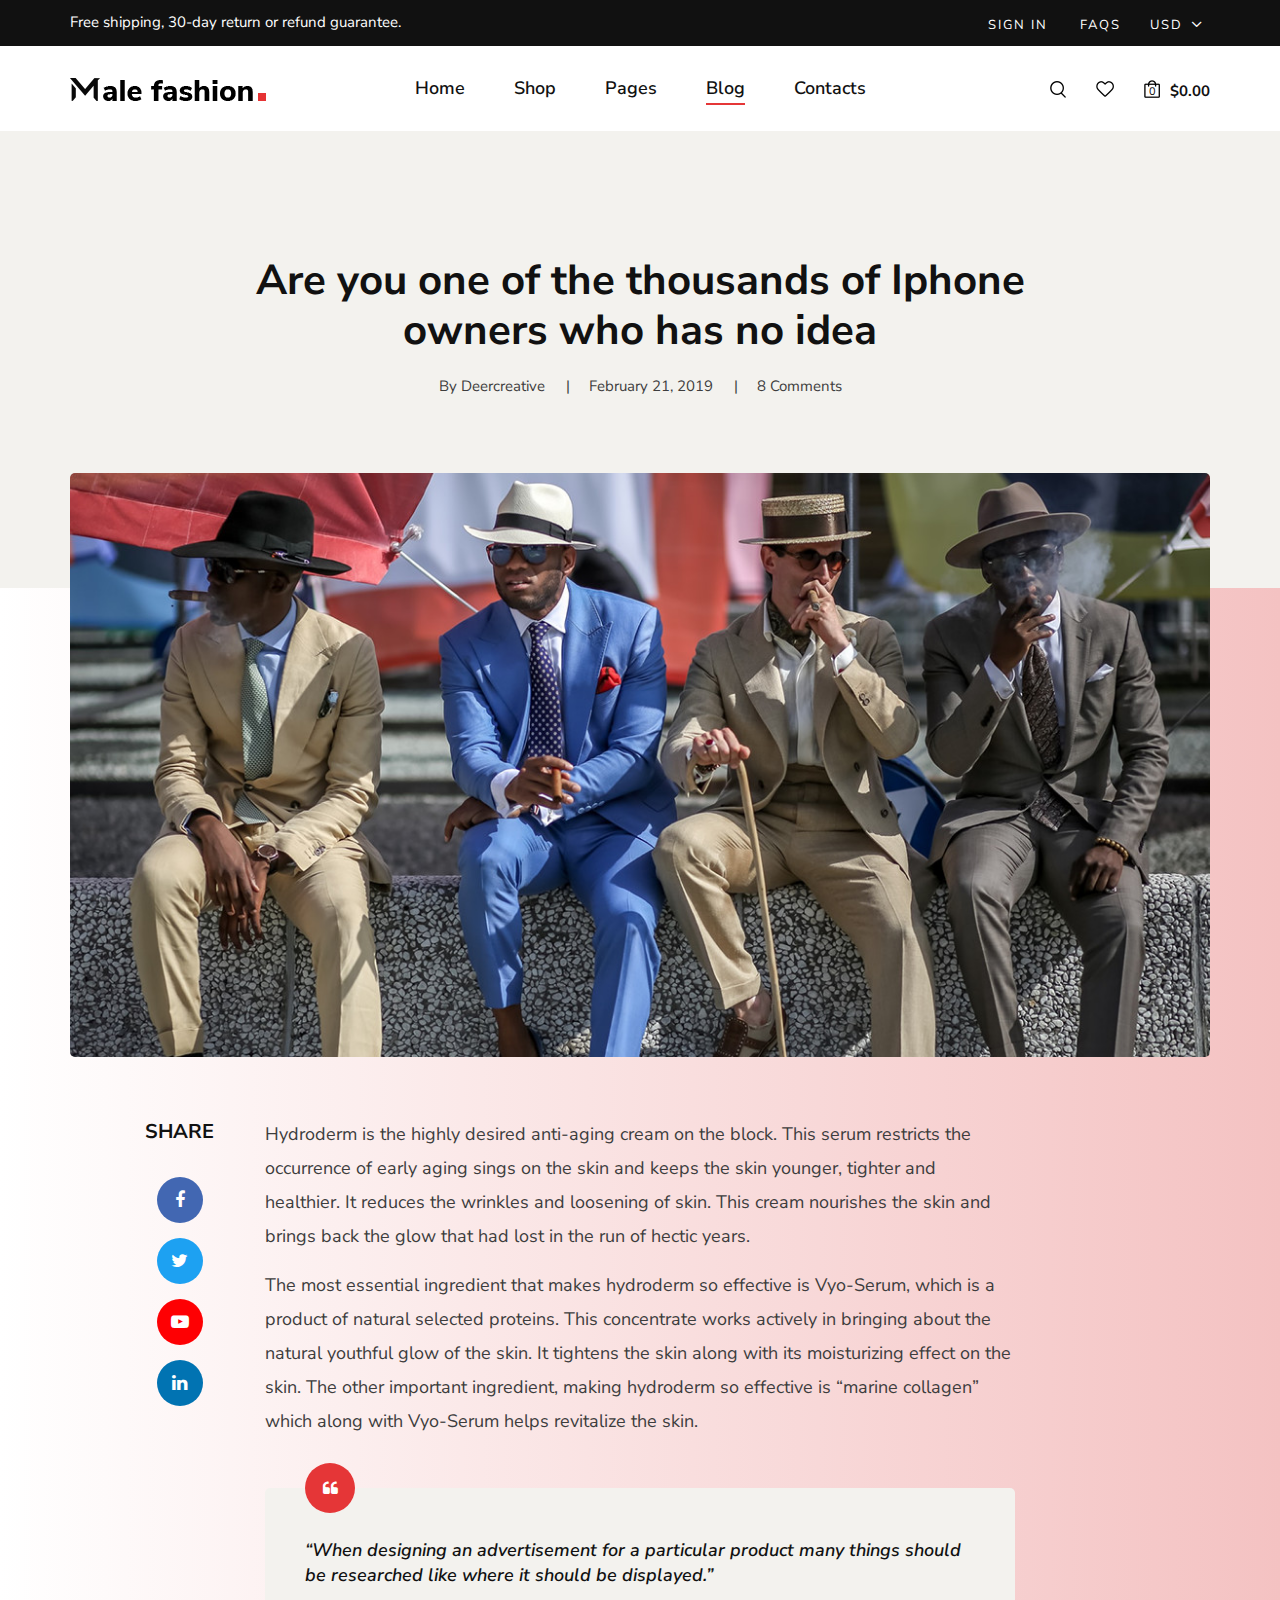
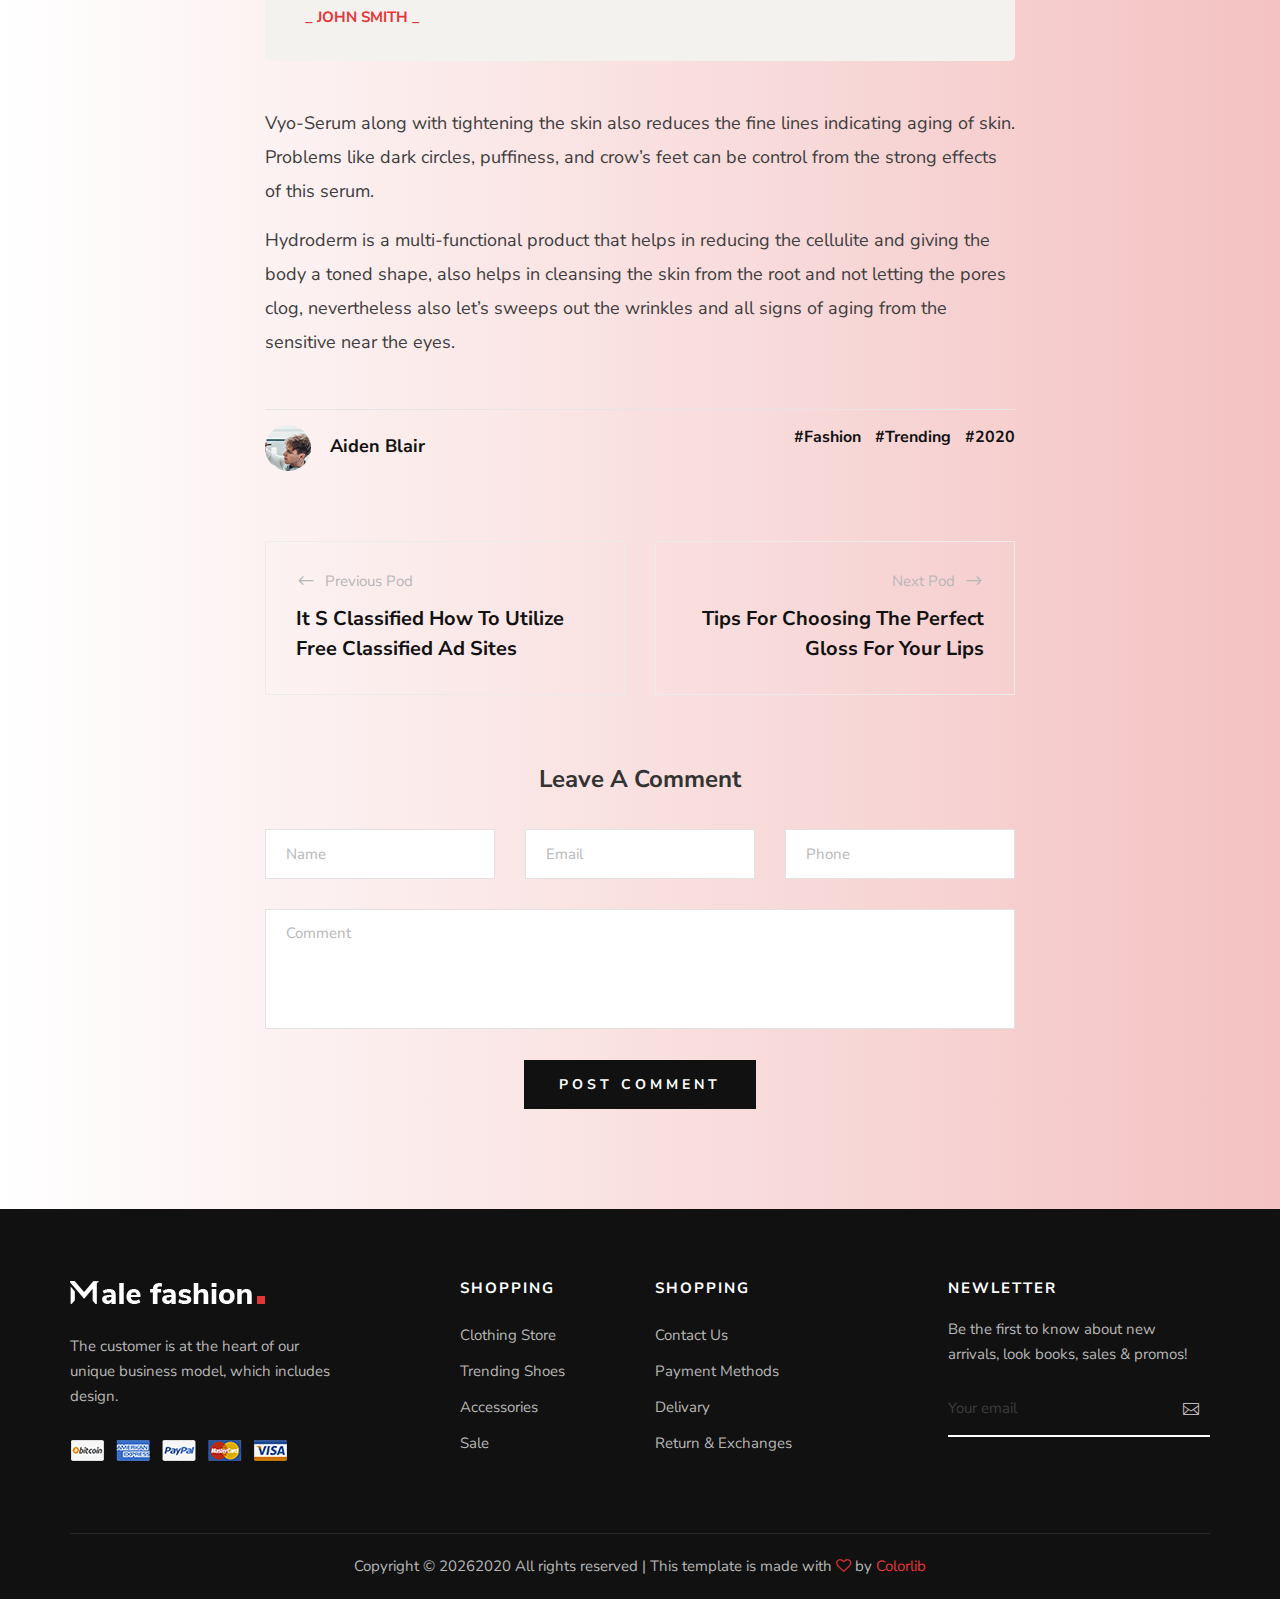
<file: blog-details.html>
<!DOCTYPE html>
<html lang="zxx">

<head>
    <meta charset="UTF-8">
    <meta name="description" content="Male_Fashion Template">
    <meta name="keywords" content="Male_Fashion, unica, creative, html">
    <meta name="viewport" content="width=device-width, initial-scale=1.0">
    <meta http-equiv="X-UA-Compatible" content="ie=edge">
    <title>Male-Fashion | Template</title>

    <!-- Google Font -->
    <link href="https://fonts.googleapis.com/css2?family=Nunito+Sans:wght@300;400;600;700;800;900&display=swap"
        rel="stylesheet">

    <!-- Css Styles -->
    <link rel="stylesheet" href="css/bootstrap.min.css" type="text/css">
    <link rel="stylesheet" href="css/font-awesome.min.css" type="text/css">
    <link rel="stylesheet" href="css/elegant-icons.css" type="text/css">
    <link rel="stylesheet" href="css/magnific-popup.css" type="text/css">
    <link rel="stylesheet" href="css/nice-select.css" type="text/css">
    <link rel="stylesheet" href="css/owl.carousel.min.css" type="text/css">
    <link rel="stylesheet" href="css/slicknav.min.css" type="text/css">
    <link rel="stylesheet" href="css/style.css" type="text/css">
</head>

<body>
    <!-- Page Preloder -->
    <div id="preloder">
        <div class="loader"></div>
    </div>

    <!-- Offcanvas Menu Begin -->
    <div class="offcanvas-menu-overlay"></div>
    <div class="offcanvas-menu-wrapper">
        <div class="offcanvas__option">
            <div class="offcanvas__links">
                <a href="#">Sign in</a>
                <a href="#">FAQs</a>
            </div>
            <div class="offcanvas__top__hover">
                <span>Usd <i class="arrow_carrot-down"></i></span>
                <ul>
                    <li>USD</li>
                    <li>EUR</li>
                    <li>USD</li>
                </ul>
            </div>
        </div>
        <div class="offcanvas__nav__option">
            <a href="#" class="search-switch"><img src="img/icon/search.png" alt=""></a>
            <a href="#"><img src="img/icon/heart.png" alt=""></a>
            <a href="#"><img src="img/icon/cart.png" alt=""> <span>0</span></a>
            <div class="price">$0.00</div>
        </div>
        <div id="mobile-menu-wrap"></div>
        <div class="offcanvas__text">
            <p>Free shipping, 30-day return or refund guarantee.</p>
        </div>
    </div>
    <!-- Offcanvas Menu End -->

    <!-- Header Section Begin -->
    <header class="header">
        <div class="header__top">
            <div class="container">
                <div class="row">
                    <div class="col-lg-6 col-md-7">
                        <div class="header__top__left">
                            <p>Free shipping, 30-day return or refund guarantee.</p>
                        </div>
                    </div>
                    <div class="col-lg-6 col-md-5">
                        <div class="header__top__right">
                            <div class="header__top__links">
                                <a href="#">Sign in</a>
                                <a href="#">FAQs</a>
                            </div>
                            <div class="header__top__hover">
                                <span>Usd <i class="arrow_carrot-down"></i></span>
                                <ul>
                                    <li>USD</li>
                                    <li>EUR</li>
                                    <li>USD</li>
                                </ul>
                            </div>
                        </div>
                    </div>
                </div>
            </div>
        </div>
        <div class="container">
            <div class="row">
                <div class="col-lg-3 col-md-3">
                    <div class="header__logo">
                        <a href="./index.html"><img src="img/logo.png" alt=""></a>
                    </div>
                </div>
                <div class="col-lg-6 col-md-6">
                    <nav class="header__menu mobile-menu">
                        <ul>
                            <li><a href="./index.html">Home</a></li>
                            <li><a href="./shop.html">Shop</a></li>
                            <li><a href="#">Pages</a>
                                <ul class="dropdown">
                                    <li><a href="./about.html">About Us</a></li>
                                    <li><a href="./shop-details.html">Shop Details</a></li>
                                    <li><a href="./shopping-cart.html">Shopping Cart</a></li>
                                    <li><a href="./checkout.html">Check Out</a></li>
                                    <li><a href="./blog-details.html">Blog Details</a></li>
                                </ul>
                            </li>
                            <li class="active"><a href="./blog.html">Blog</a></li>
                            <li><a href="./contact.html">Contacts</a></li>
                        </ul>
                    </nav>
                </div>
                <div class="col-lg-3 col-md-3">
                    <div class="header__nav__option">
                        <a href="#" class="search-switch"><img src="img/icon/search.png" alt=""></a>
                        <a href="#"><img src="img/icon/heart.png" alt=""></a>
                        <a href="#"><img src="img/icon/cart.png" alt=""> <span>0</span></a>
                        <div class="price">$0.00</div>
                    </div>
                </div>
            </div>
            <div class="canvas__open"><i class="fa fa-bars"></i></div>
        </div>
    </header>
    <!-- Header Section End -->

    <!-- Blog Details Hero Begin -->
    <section class="blog-hero spad">
        <div class="container">
            <div class="row d-flex justify-content-center">
                <div class="col-lg-9 text-center">
                    <div class="blog__hero__text">
                        <h2>Are you one of the thousands of Iphone owners who has no idea</h2>
                        <ul>
                            <li>By Deercreative</li>
                            <li>February 21, 2019</li>
                            <li>8 Comments</li>
                        </ul>
                    </div>
                </div>
            </div>
        </div>
    </section>
    <!-- Blog Details Hero End -->

    <!-- Blog Details Section Begin -->
    <section class="blog-details spad">
        <div class="container">
            <div class="row d-flex justify-content-center">
                <div class="col-lg-12">
                    <div class="blog__details__pic">
                        <img src="img/blog/details/blog-details.jpg" alt="">
                    </div>
                </div>
                <div class="col-lg-8">
                    <div class="blog__details__content">
                        <div class="blog__details__share">
                            <span>share</span>
                            <ul>
                                <li><a href="#"><i class="fa fa-facebook"></i></a></li>
                                <li><a href="#" class="twitter"><i class="fa fa-twitter"></i></a></li>
                                <li><a href="#" class="youtube"><i class="fa fa-youtube-play"></i></a></li>
                                <li><a href="#" class="linkedin"><i class="fa fa-linkedin"></i></a></li>
                            </ul>
                        </div>
                        <div class="blog__details__text">
                            <p>Hydroderm is the highly desired anti-aging cream on the block. This serum restricts the
                                occurrence of early aging sings on the skin and keeps the skin younger, tighter and
                                healthier. It reduces the wrinkles and loosening of skin. This cream nourishes the skin
                                and brings back the glow that had lost in the run of hectic years.</p>
                            <p>The most essential ingredient that makes hydroderm so effective is Vyo-Serum, which is a
                                product of natural selected proteins. This concentrate works actively in bringing about
                                the natural youthful glow of the skin. It tightens the skin along with its moisturizing
                                effect on the skin. The other important ingredient, making hydroderm so effective is
                                “marine collagen” which along with Vyo-Serum helps revitalize the skin.</p>
                        </div>
                        <div class="blog__details__quote">
                            <i class="fa fa-quote-left"></i>
                            <p>“When designing an advertisement for a particular product many things should be
                                researched like where it should be displayed.”</p>
                            <h6>_ John Smith _</h6>
                        </div>
                        <div class="blog__details__text">
                            <p>Vyo-Serum along with tightening the skin also reduces the fine lines indicating aging of
                                skin. Problems like dark circles, puffiness, and crow’s feet can be control from the
                                strong effects of this serum.</p>
                            <p>Hydroderm is a multi-functional product that helps in reducing the cellulite and giving
                                the body a toned shape, also helps in cleansing the skin from the root and not letting
                                the pores clog, nevertheless also let’s sweeps out the wrinkles and all signs of aging
                                from the sensitive near the eyes.</p>
                        </div>
                        <div class="blog__details__option">
                            <div class="row">
                                <div class="col-lg-6 col-md-6 col-sm-6">
                                    <div class="blog__details__author">
                                        <div class="blog__details__author__pic">
                                            <img src="img/blog/details/blog-author.jpg" alt="">
                                        </div>
                                        <div class="blog__details__author__text">
                                            <h5>Aiden Blair</h5>
                                        </div>
                                    </div>
                                </div>
                                <div class="col-lg-6 col-md-6 col-sm-6">
                                    <div class="blog__details__tags">
                                        <a href="#">#Fashion</a>
                                        <a href="#">#Trending</a>
                                        <a href="#">#2020</a>
                                    </div>
                                </div>
                            </div>
                        </div>
                        <div class="blog__details__btns">
                            <div class="row">
                                <div class="col-lg-6 col-md-6 col-sm-6">
                                    <a href="" class="blog__details__btns__item">
                                        <p><span class="arrow_left"></span> Previous Pod</p>
                                        <h5>It S Classified How To Utilize Free Classified Ad Sites</h5>
                                    </a>
                                </div>
                                <div class="col-lg-6 col-md-6 col-sm-6">
                                    <a href="" class="blog__details__btns__item blog__details__btns__item--next">
                                        <p>Next Pod <span class="arrow_right"></span></p>
                                        <h5>Tips For Choosing The Perfect Gloss For Your Lips</h5>
                                    </a>
                                </div>
                            </div>
                        </div>
                        <div class="blog__details__comment">
                            <h4>Leave A Comment</h4>
                            <form action="#">
                                <div class="row">
                                    <div class="col-lg-4 col-md-4">
                                        <input type="text" placeholder="Name">
                                    </div>
                                    <div class="col-lg-4 col-md-4">
                                        <input type="text" placeholder="Email">
                                    </div>
                                    <div class="col-lg-4 col-md-4">
                                        <input type="text" placeholder="Phone">
                                    </div>
                                    <div class="col-lg-12 text-center">
                                        <textarea placeholder="Comment"></textarea>
                                        <button type="submit" class="site-btn">Post Comment</button>
                                    </div>
                                </div>
                            </form>
                        </div>
                    </div>
                </div>
            </div>
        </div>
    </section>
    <!-- Blog Details Section End -->

    <!-- Footer Section Begin -->
    <footer class="footer">
        <div class="container">
            <div class="row">
                <div class="col-lg-3 col-md-6 col-sm-6">
                    <div class="footer__about">
                        <div class="footer__logo">
                            <a href="#"><img src="img/footer-logo.png" alt=""></a>
                        </div>
                        <p>The customer is at the heart of our unique business model, which includes design.</p>
                        <a href="#"><img src="img/payment.png" alt=""></a>
                    </div>
                </div>
                <div class="col-lg-2 offset-lg-1 col-md-3 col-sm-6">
                    <div class="footer__widget">
                        <h6>Shopping</h6>
                        <ul>
                            <li><a href="#">Clothing Store</a></li>
                            <li><a href="#">Trending Shoes</a></li>
                            <li><a href="#">Accessories</a></li>
                            <li><a href="#">Sale</a></li>
                        </ul>
                    </div>
                </div>
                <div class="col-lg-2 col-md-3 col-sm-6">
                    <div class="footer__widget">
                        <h6>Shopping</h6>
                        <ul>
                            <li><a href="#">Contact Us</a></li>
                            <li><a href="#">Payment Methods</a></li>
                            <li><a href="#">Delivary</a></li>
                            <li><a href="#">Return & Exchanges</a></li>
                        </ul>
                    </div>
                </div>
                <div class="col-lg-3 offset-lg-1 col-md-6 col-sm-6">
                    <div class="footer__widget">
                        <h6>NewLetter</h6>
                        <div class="footer__newslatter">
                            <p>Be the first to know about new arrivals, look books, sales & promos!</p>
                            <form action="#">
                                <input type="text" placeholder="Your email">
                                <button type="submit"><span class="icon_mail_alt"></span></button>
                            </form>
                        </div>
                    </div>
                </div>
            </div>
            <div class="row">
                <div class="col-lg-12 text-center">
                    <div class="footer__copyright__text">
                        <!-- Link back to Colorlib can't be removed. Template is licensed under CC BY 3.0. -->
                        <p>Copyright ©
                            <script>
                                document.write(new Date().getFullYear());
                            </script>2020
                            All rights reserved | This template is made with <i class="fa fa-heart-o"
                                aria-hidden="true"></i> by <a href="https://colorlib.com" target="_blank">Colorlib</a>
                        </p>
                        <!-- Link back to Colorlib can't be removed. Template is licensed under CC BY 3.0. -->
                    </div>
                </div>
            </div>
        </div>
    </footer>
    <!-- Footer Section End -->

    <!-- Search Begin -->
    <div class="search-model">
        <div class="h-100 d-flex align-items-center justify-content-center">
            <div class="search-close-switch">+</div>
            <form class="search-model-form">
                <input type="text" id="search-input" placeholder="Search here.....">
            </form>
        </div>
    </div>
    <!-- Search End -->

    <!-- Js Plugins -->
    <script src="js/jquery-3.3.1.min.js"></script>
    <script src="js/bootstrap.min.js"></script>
    <script src="js/jquery.nice-select.min.js"></script>
    <script src="js/jquery.nicescroll.min.js"></script>
    <script src="js/jquery.magnific-popup.min.js"></script>
    <script src="js/jquery.countdown.min.js"></script>
    <script src="js/jquery.slicknav.js"></script>
    <script src="js/mixitup.min.js"></script>
    <script src="js/owl.carousel.min.js"></script>
    <script src="js/main.js"></script>
</body>

</html>
</file>
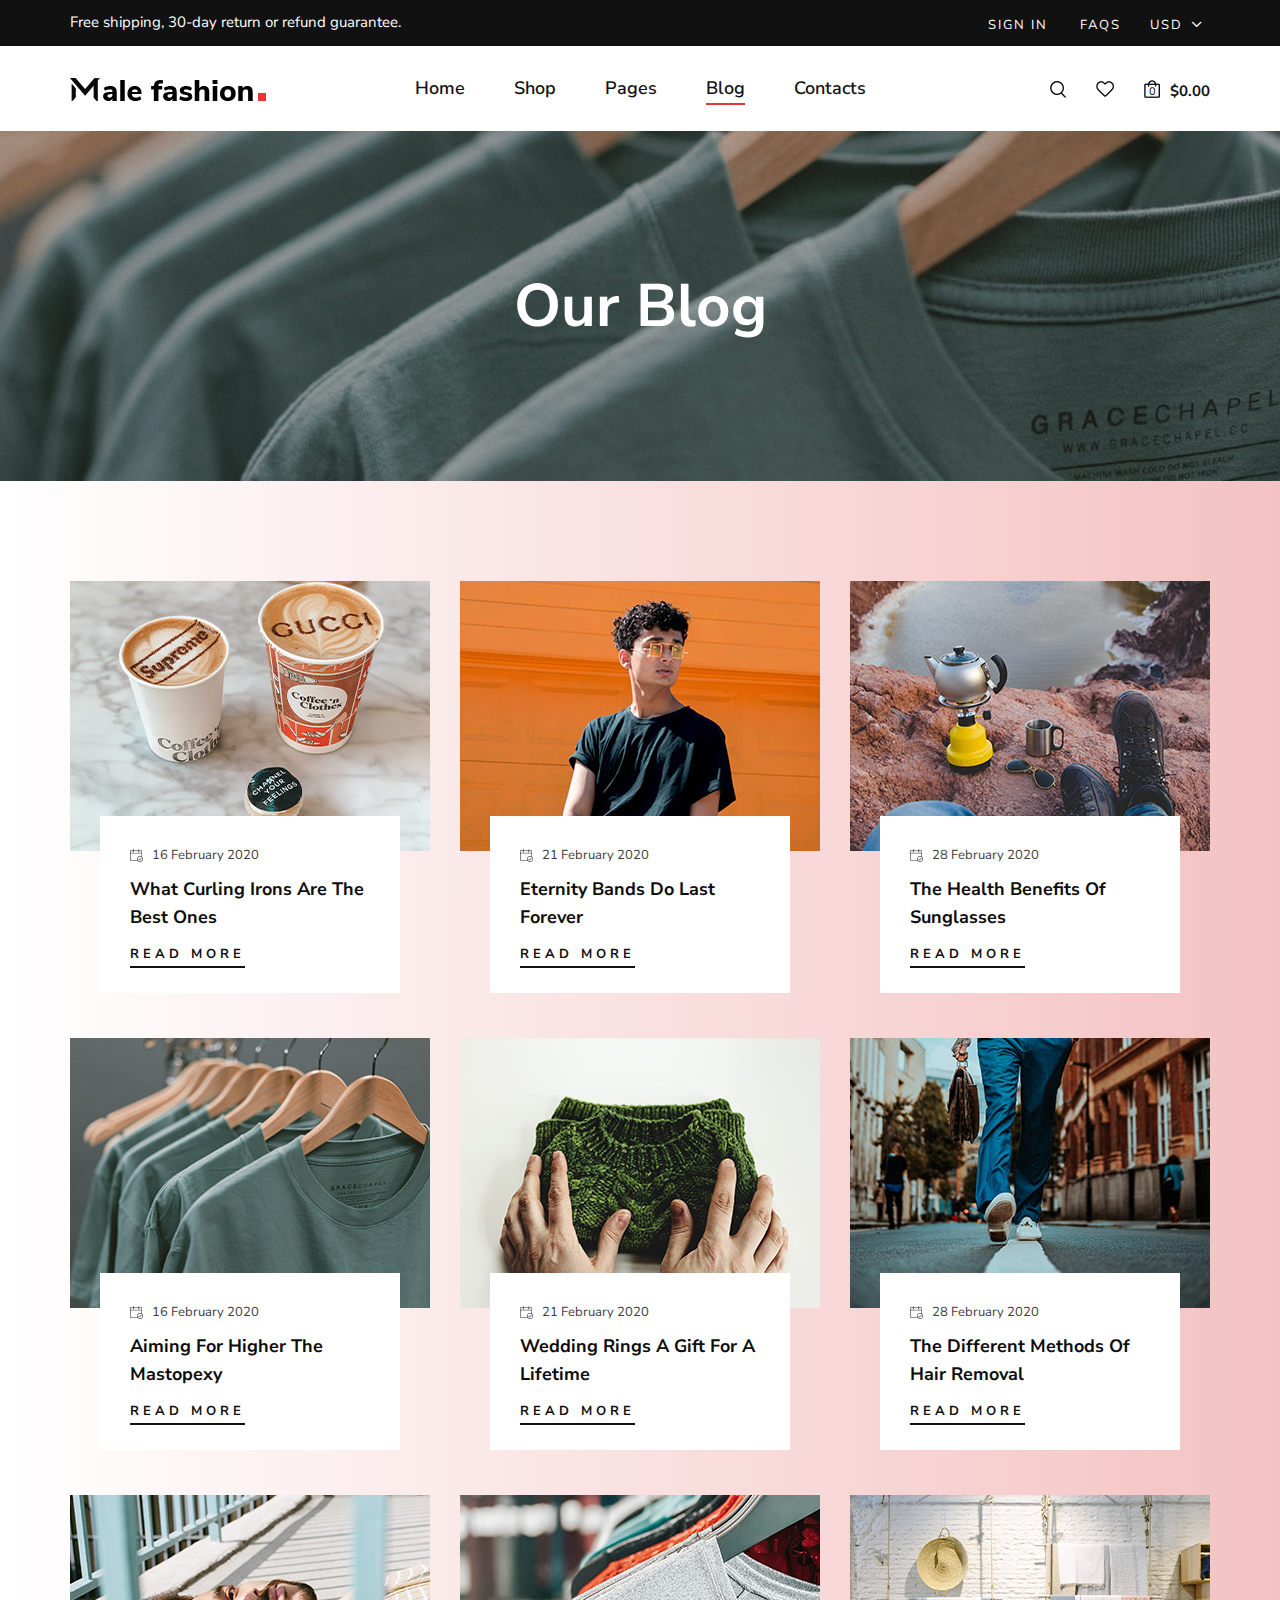
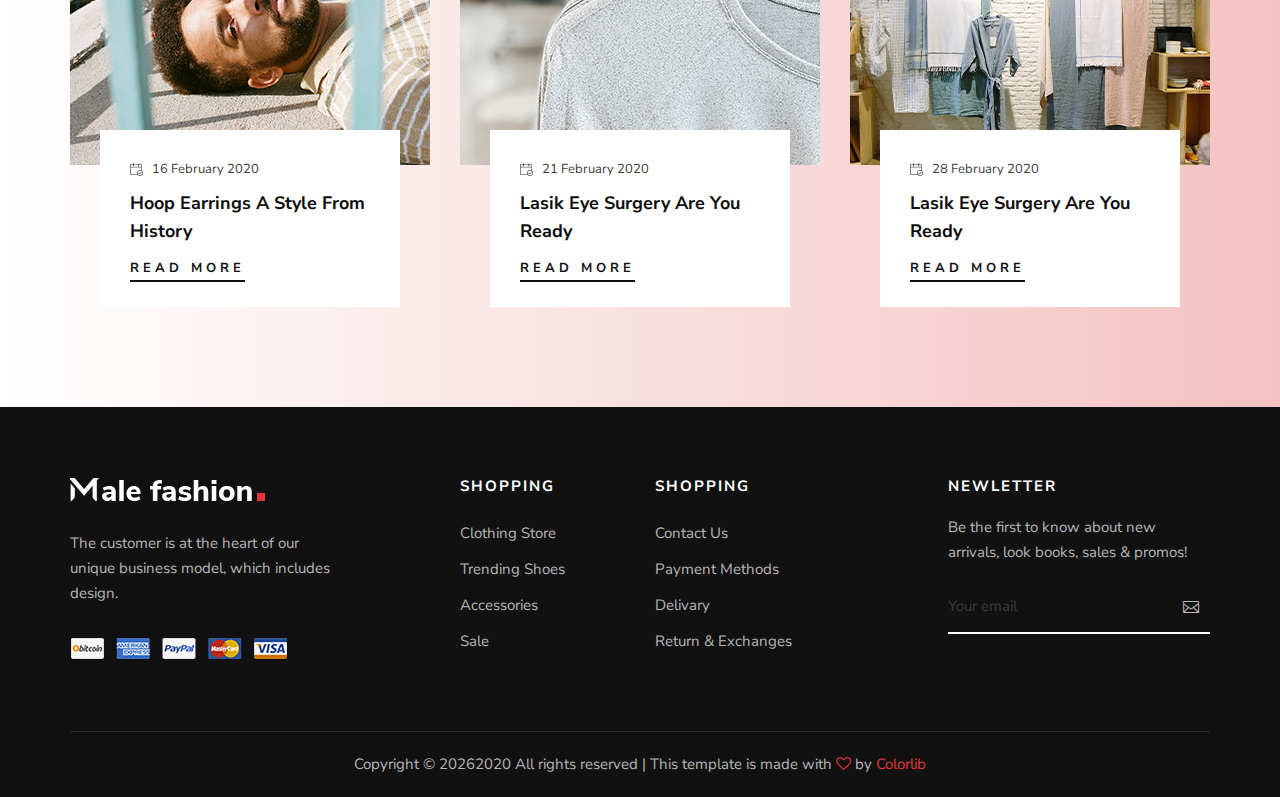
<file: blog.html>
<!DOCTYPE html>
<html lang="zxx">

<head>
    <meta charset="UTF-8">
    <meta name="description" content="Male_Fashion Template">
    <meta name="keywords" content="Male_Fashion, unica, creative, html">
    <meta name="viewport" content="width=device-width, initial-scale=1.0">
    <meta http-equiv="X-UA-Compatible" content="ie=edge">
    <title>Male-Fashion | Template</title>

    <!-- Google Font -->
    <link href="https://fonts.googleapis.com/css2?family=Nunito+Sans:wght@300;400;600;700;800;900&display=swap"
        rel="stylesheet">

    <!-- Css Styles -->
    <link rel="stylesheet" href="css/bootstrap.min.css" type="text/css">
    <link rel="stylesheet" href="css/font-awesome.min.css" type="text/css">
    <link rel="stylesheet" href="css/elegant-icons.css" type="text/css">
    <link rel="stylesheet" href="css/magnific-popup.css" type="text/css">
    <link rel="stylesheet" href="css/nice-select.css" type="text/css">
    <link rel="stylesheet" href="css/owl.carousel.min.css" type="text/css">
    <link rel="stylesheet" href="css/slicknav.min.css" type="text/css">
    <link rel="stylesheet" href="css/style.css" type="text/css">
</head>

<body>
    <!-- Page Preloder -->
    <div id="preloder">
        <div class="loader"></div>
    </div>

    <!-- Offcanvas Menu Begin -->
    <div class="offcanvas-menu-overlay"></div>
    <div class="offcanvas-menu-wrapper">
        <div class="offcanvas__option">
            <div class="offcanvas__links">
                <a href="#">Sign in</a>
                <a href="#">FAQs</a>
            </div>
            <div class="offcanvas__top__hover">
                <span>Usd <i class="arrow_carrot-down"></i></span>
                <ul>
                    <li>USD</li>
                    <li>EUR</li>
                    <li>USD</li>
                </ul>
            </div>
        </div>
        <div class="offcanvas__nav__option">
            <a href="#" class="search-switch"><img src="img/icon/search.png" alt=""></a>
            <a href="#"><img src="img/icon/heart.png" alt=""></a>
            <a href="#"><img src="img/icon/cart.png" alt=""> <span>0</span></a>
            <div class="price">$0.00</div>
        </div>
        <div id="mobile-menu-wrap"></div>
        <div class="offcanvas__text">
            <p>Free shipping, 30-day return or refund guarantee.</p>
        </div>
    </div>
    <!-- Offcanvas Menu End -->

    <!-- Header Section Begin -->
    <header class="header">
        <div class="header__top">
            <div class="container">
                <div class="row">
                    <div class="col-lg-6 col-md-7">
                        <div class="header__top__left">
                            <p>Free shipping, 30-day return or refund guarantee.</p>
                        </div>
                    </div>
                    <div class="col-lg-6 col-md-5">
                        <div class="header__top__right">
                            <div class="header__top__links">
                                <a href="#">Sign in</a>
                                <a href="#">FAQs</a>
                            </div>
                            <div class="header__top__hover">
                                <span>Usd <i class="arrow_carrot-down"></i></span>
                                <ul>
                                    <li>USD</li>
                                    <li>EUR</li>
                                    <li>USD</li>
                                </ul>
                            </div>
                        </div>
                    </div>
                </div>
            </div>
        </div>
        <div class="container">
            <div class="row">
                <div class="col-lg-3 col-md-3">
                    <div class="header__logo">
                        <a href="./index.html"><img src="img/logo.png" alt=""></a>
                    </div>
                </div>
                <div class="col-lg-6 col-md-6">
                    <nav class="header__menu mobile-menu">
                        <ul>
                            <li><a href="./index.html">Home</a></li>
                            <li><a href="./shop.html">Shop</a></li>
                            <li><a href="#">Pages</a>
                                <ul class="dropdown">
                                    <li><a href="./about.html">About Us</a></li>
                                    <li><a href="./shop-details.html">Shop Details</a></li>
                                    <li><a href="./shopping-cart.html">Shopping Cart</a></li>
                                    <li><a href="./checkout.html">Check Out</a></li>
                                    <li><a href="./blog-details.html">Blog Details</a></li>
                                </ul>
                            </li>
                            <li class="active"><a href="./blog.html">Blog</a></li>
                            <li><a href="./contact.html">Contacts</a></li>
                        </ul>
                    </nav>
                </div>
                <div class="col-lg-3 col-md-3">
                    <div class="header__nav__option">
                        <a href="#" class="search-switch"><img src="img/icon/search.png" alt=""></a>
                        <a href="#"><img src="img/icon/heart.png" alt=""></a>
                        <a href="#"><img src="img/icon/cart.png" alt=""> <span>0</span></a>
                        <div class="price">$0.00</div>
                    </div>
                </div>
            </div>
            <div class="canvas__open"><i class="fa fa-bars"></i></div>
        </div>
    </header>
    <!-- Header Section End -->

    <!-- Breadcrumb Section Begin -->
    <section class="breadcrumb-blog set-bg" data-setbg="img/breadcrumb-bg.jpg">
        <div class="container">
            <div class="row">
                <div class="col-lg-12">
                    <h2>Our Blog</h2>
                </div>
            </div>
        </div>
    </section>
    <!-- Breadcrumb Section End -->

    <!-- Blog Section Begin -->
    <section class="blog spad">
        <div class="container">
            <div class="row">
                <div class="col-lg-4 col-md-6 col-sm-6">
                    <div class="blog__item">
                        <div class="blog__item__pic set-bg" data-setbg="img/blog/blog-1.jpg"></div>
                        <div class="blog__item__text">
                            <span><img src="img/icon/calendar.png" alt=""> 16 February 2020</span>
                            <h5>What Curling Irons Are The Best Ones</h5>
                            <a href="#">Read More</a>
                        </div>
                    </div>
                </div>
                <div class="col-lg-4 col-md-6 col-sm-6">
                    <div class="blog__item">
                        <div class="blog__item__pic set-bg" data-setbg="img/blog/blog-2.jpg"></div>
                        <div class="blog__item__text">
                            <span><img src="img/icon/calendar.png" alt=""> 21 February 2020</span>
                            <h5>Eternity Bands Do Last Forever</h5>
                            <a href="#">Read More</a>
                        </div>
                    </div>
                </div>
                <div class="col-lg-4 col-md-6 col-sm-6">
                    <div class="blog__item">
                        <div class="blog__item__pic set-bg" data-setbg="img/blog/blog-3.jpg"></div>
                        <div class="blog__item__text">
                            <span><img src="img/icon/calendar.png" alt=""> 28 February 2020</span>
                            <h5>The Health Benefits Of Sunglasses</h5>
                            <a href="#">Read More</a>
                        </div>
                    </div>
                </div>
                <div class="col-lg-4 col-md-6 col-sm-6">
                    <div class="blog__item">
                        <div class="blog__item__pic set-bg" data-setbg="img/blog/blog-4.jpg"></div>
                        <div class="blog__item__text">
                            <span><img src="img/icon/calendar.png" alt=""> 16 February 2020</span>
                            <h5>Aiming For Higher The Mastopexy</h5>
                            <a href="#">Read More</a>
                        </div>
                    </div>
                </div>
                <div class="col-lg-4 col-md-6 col-sm-6">
                    <div class="blog__item">
                        <div class="blog__item__pic set-bg" data-setbg="img/blog/blog-5.jpg"></div>
                        <div class="blog__item__text">
                            <span><img src="img/icon/calendar.png" alt=""> 21 February 2020</span>
                            <h5>Wedding Rings A Gift For A Lifetime</h5>
                            <a href="#">Read More</a>
                        </div>
                    </div>
                </div>
                <div class="col-lg-4 col-md-6 col-sm-6">
                    <div class="blog__item">
                        <div class="blog__item__pic set-bg" data-setbg="img/blog/blog-6.jpg"></div>
                        <div class="blog__item__text">
                            <span><img src="img/icon/calendar.png" alt=""> 28 February 2020</span>
                            <h5>The Different Methods Of Hair Removal</h5>
                            <a href="#">Read More</a>
                        </div>
                    </div>
                </div>
                <div class="col-lg-4 col-md-6 col-sm-6">
                    <div class="blog__item">
                        <div class="blog__item__pic set-bg" data-setbg="img/blog/blog-7.jpg"></div>
                        <div class="blog__item__text">
                            <span><img src="img/icon/calendar.png" alt=""> 16 February 2020</span>
                            <h5>Hoop Earrings A Style From History</h5>
                            <a href="#">Read More</a>
                        </div>
                    </div>
                </div>
                <div class="col-lg-4 col-md-6 col-sm-6">
                    <div class="blog__item">
                        <div class="blog__item__pic set-bg" data-setbg="img/blog/blog-8.jpg"></div>
                        <div class="blog__item__text">
                            <span><img src="img/icon/calendar.png" alt=""> 21 February 2020</span>
                            <h5>Lasik Eye Surgery Are You Ready</h5>
                            <a href="#">Read More</a>
                        </div>
                    </div>
                </div>
                <div class="col-lg-4 col-md-6 col-sm-6">
                    <div class="blog__item">
                        <div class="blog__item__pic set-bg" data-setbg="img/blog/blog-9.jpg"></div>
                        <div class="blog__item__text">
                            <span><img src="img/icon/calendar.png" alt=""> 28 February 2020</span>
                            <h5>Lasik Eye Surgery Are You Ready</h5>
                            <a href="#">Read More</a>
                        </div>
                    </div>
                </div>
            </div>
        </div>
    </section>
    <!-- Blog Section End -->

    <!-- Footer Section Begin -->
    <footer class="footer">
        <div class="container">
            <div class="row">
                <div class="col-lg-3 col-md-6 col-sm-6">
                    <div class="footer__about">
                        <div class="footer__logo">
                            <a href="#"><img src="img/footer-logo.png" alt=""></a>
                        </div>
                        <p>The customer is at the heart of our unique business model, which includes design.</p>
                        <a href="#"><img src="img/payment.png" alt=""></a>
                    </div>
                </div>
                <div class="col-lg-2 offset-lg-1 col-md-3 col-sm-6">
                    <div class="footer__widget">
                        <h6>Shopping</h6>
                        <ul>
                            <li><a href="#">Clothing Store</a></li>
                            <li><a href="#">Trending Shoes</a></li>
                            <li><a href="#">Accessories</a></li>
                            <li><a href="#">Sale</a></li>
                        </ul>
                    </div>
                </div>
                <div class="col-lg-2 col-md-3 col-sm-6">
                    <div class="footer__widget">
                        <h6>Shopping</h6>
                        <ul>
                            <li><a href="#">Contact Us</a></li>
                            <li><a href="#">Payment Methods</a></li>
                            <li><a href="#">Delivary</a></li>
                            <li><a href="#">Return & Exchanges</a></li>
                        </ul>
                    </div>
                </div>
                <div class="col-lg-3 offset-lg-1 col-md-6 col-sm-6">
                    <div class="footer__widget">
                        <h6>NewLetter</h6>
                        <div class="footer__newslatter">
                            <p>Be the first to know about new arrivals, look books, sales & promos!</p>
                            <form action="#">
                                <input type="text" placeholder="Your email">
                                <button type="submit"><span class="icon_mail_alt"></span></button>
                            </form>
                        </div>
                    </div>
                </div>
            </div>
            <div class="row">
                <div class="col-lg-12 text-center">
                    <div class="footer__copyright__text">
                        <!-- Link back to Colorlib can't be removed. Template is licensed under CC BY 3.0. -->
                        <p>Copyright ©
                            <script>
                                document.write(new Date().getFullYear());
                            </script>2020
                            All rights reserved | This template is made with <i class="fa fa-heart-o"
                                aria-hidden="true"></i> by <a href="https://colorlib.com" target="_blank">Colorlib</a>
                        </p>
                        <!-- Link back to Colorlib can't be removed. Template is licensed under CC BY 3.0. -->
                    </div>
                </div>
            </div>
        </div>
    </footer>
    <!-- Footer Section End -->

    <!-- Search Begin -->
    <div class="search-model">
        <div class="h-100 d-flex align-items-center justify-content-center">
            <div class="search-close-switch">+</div>
            <form class="search-model-form">
                <input type="text" id="search-input" placeholder="Search here.....">
            </form>
        </div>
    </div>
    <!-- Search End -->

    <!-- Js Plugins -->
    <script src="js/jquery-3.3.1.min.js"></script>
    <script src="js/bootstrap.min.js"></script>
    <script src="js/jquery.nice-select.min.js"></script>
    <script src="js/jquery.nicescroll.min.js"></script>
    <script src="js/jquery.magnific-popup.min.js"></script>
    <script src="js/jquery.countdown.min.js"></script>
    <script src="js/jquery.slicknav.js"></script>
    <script src="js/mixitup.min.js"></script>
    <script src="js/owl.carousel.min.js"></script>
    <script src="js/main.js"></script>
</body>

</html>
</file>
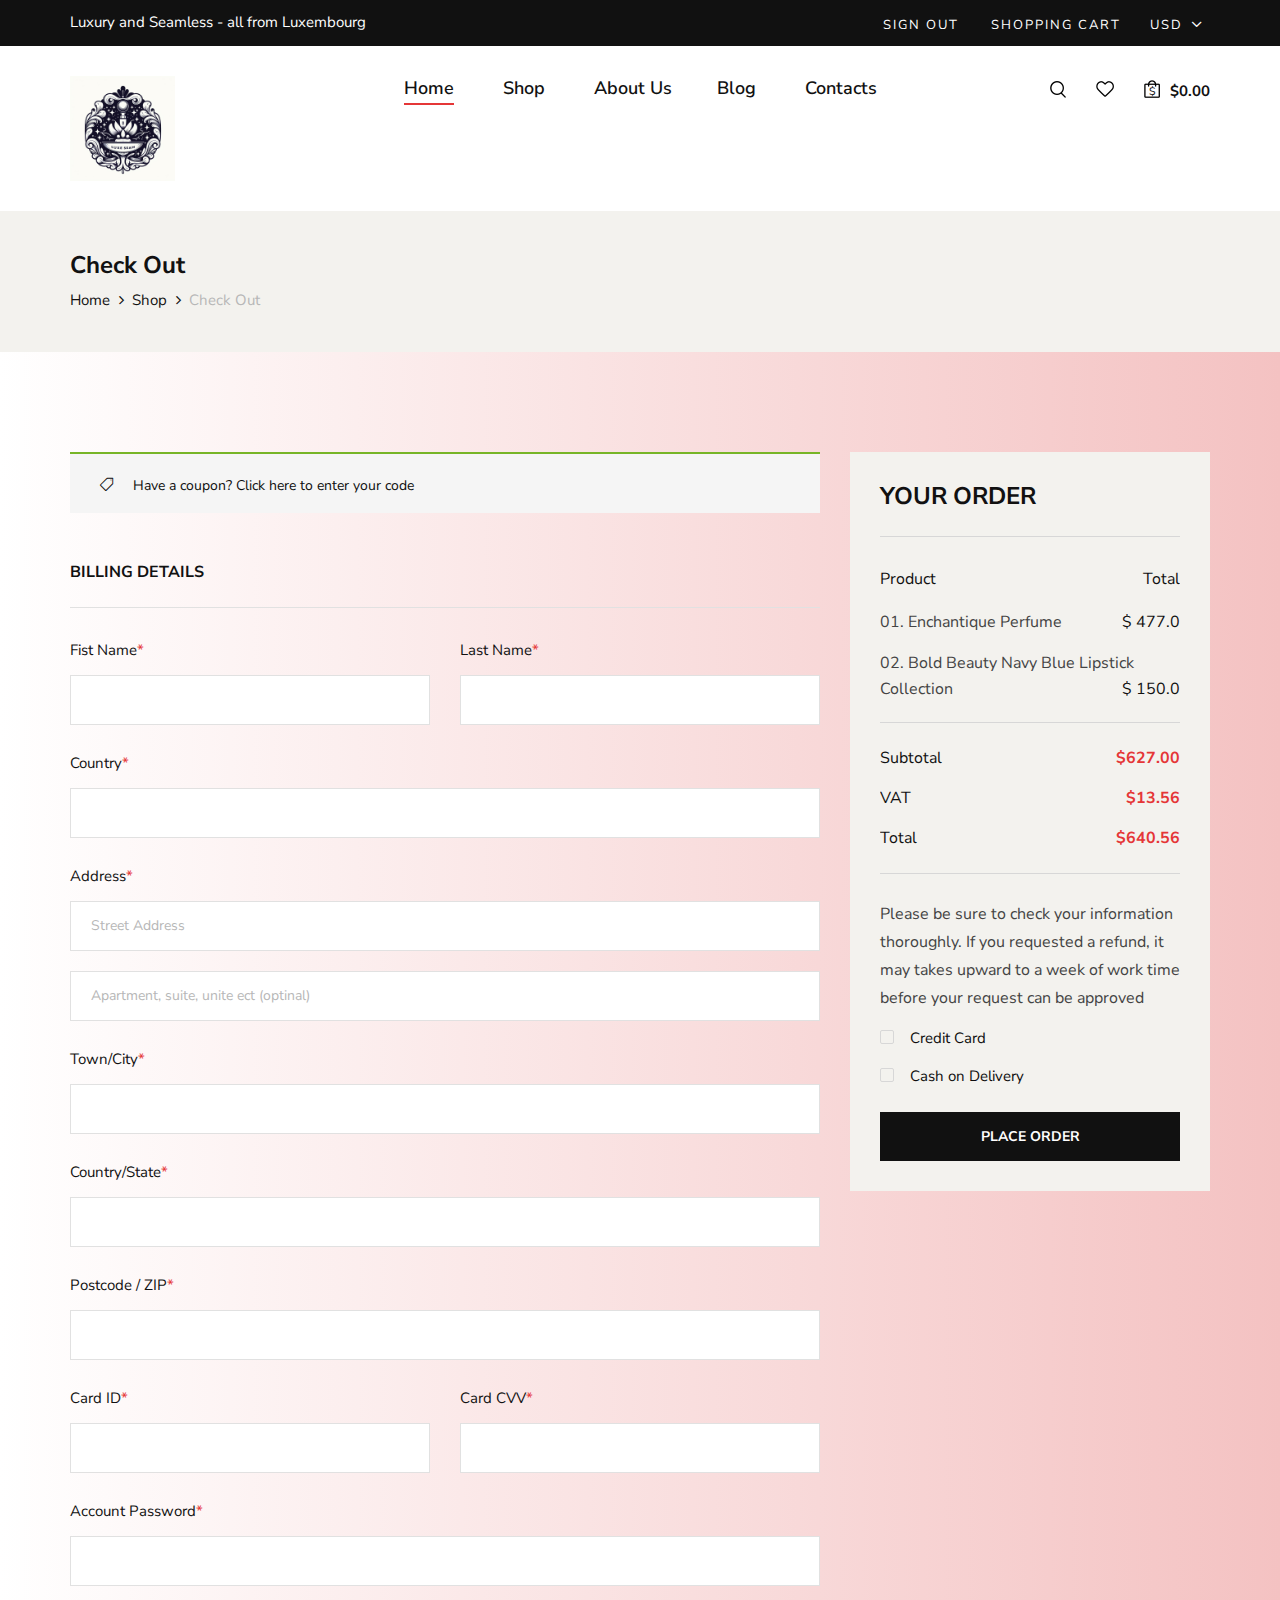
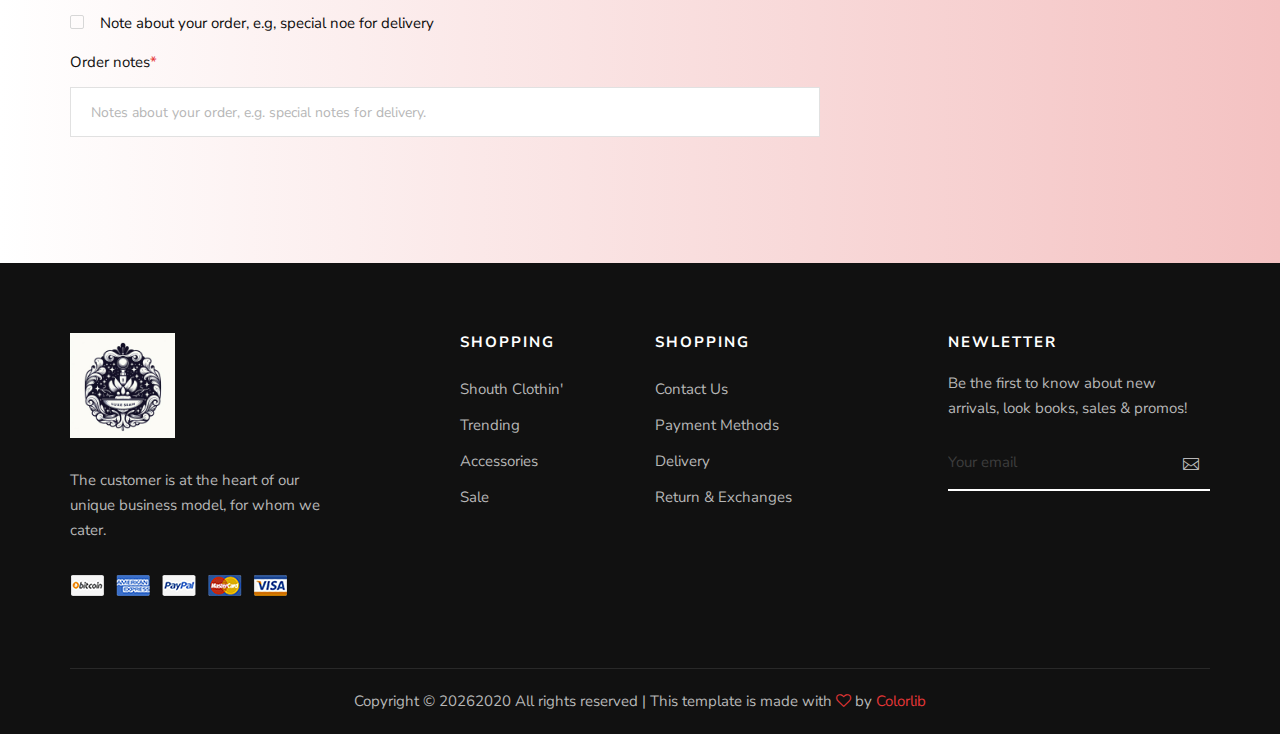
<file: checkout.html>
<!DOCTYPE html>
<html lang="zxx">

<head>
    <meta charset="UTF-8">
    <meta name="description" content="Male_Fashion Template">
    <meta name="keywords" content="Male_Fashion, unica, creative, html">
    <meta name="viewport" content="width=device-width, initial-scale=1.0">
    <meta http-equiv="X-UA-Compatible" content="ie=edge">
    <title>LuxeSeam | Checkout</title>

    <!-- Google Font -->
    <link href="https://fonts.googleapis.com/css2?family=Nunito+Sans:wght@300;400;600;700;800;900&display=swap"
    rel="stylesheet">

    <!-- Css Styles -->
    <link rel="stylesheet" href="css/bootstrap.min.css" type="text/css">
    <link rel="stylesheet" href="css/font-awesome.min.css" type="text/css">
    <link rel="stylesheet" href="css/elegant-icons.css" type="text/css">
    <link rel="stylesheet" href="css/magnific-popup.css" type="text/css">
    <link rel="stylesheet" href="css/nice-select.css" type="text/css">
    <link rel="stylesheet" href="css/owl.carousel.min.css" type="text/css">
    <link rel="stylesheet" href="css/slicknav.min.css" type="text/css">
    <link rel="stylesheet" href="css/style.css" type="text/css">
</head>

<body>
    <!-- Page Preloder -->
    <div id="preloder">
        <div class="loader"></div>
    </div>

    <!-- Offcanvas Menu Begin -->
    <div class="offcanvas-menu-overlay"></div>
    <div class="offcanvas-menu-wrapper">
        <div class="offcanvas__option">
            <div class="offcanvas__links">
                <a href="#">Sign in</a>
                <a href="#">Shopping Cart</a>
            </div>
            <div class="offcanvas__top__hover">
                <span>Usd <i class="arrow_carrot-down"></i></span>
                <ul>
                    <li>USD</li>
                    <li>EUR</li>
                    <li>USD</li>
                </ul>
            </div>
        </div>
        <div class="offcanvas__nav__option">
            <a href="#" class="search-switch"><img src="img/icon/search.png" alt=""></a>
            <a href="#"><img src="img/icon/heart.png" alt=""></a>
            <a href="#"><img src="img/icon/cart.png" alt=""> <span>0</span></a>
            <div class="price">$0.00</div>
        </div>
        <div id="mobile-menu-wrap"></div>
        <div class="offcanvas__text">
            <p>Free shipping, 30-day return or refund guarantee.</p>
        </div>
    </div>
    <!-- Offcanvas Menu End -->

    <!-- Header Section Begin -->
    <header class="header">
        <div class="header__top">
            <div class="container">
                <div class="row">
                    <div class="col-lg-6 col-md-7">
                        <div class="header__top__left">
                            <p>Luxury and Seamless - all from Luxembourg </p>
                        </div>
                    </div>
                    <div class="col-lg-6 col-md-5">
                        <div class="header__top__right">
                            <div class="header__top__links">
                                <a href="login.html">Sign out</a>
                                <a href="./shopping-cart.html">Shopping Cart</a>
                            </div>
                            <div class="header__top__hover">
                                <span>Usd <i class="arrow_carrot-down"></i></span>
                                <ul>
                                    <li>USD</li>
                                    <li>EUR</li>
                                    <li>USD</li>
                                </ul>
                            </div>
                        </div>
                    </div>
                </div>
            </div>
        </div>
        <div class="container">
            <div class="row">
                <div class="col-lg-3 col-md-3">
                    <div class="header__logo">
                        <a href="./index.html"><img src="img/luxeseam_logo.jpg" width = 40% alt=""></a>
                    </div>
                </div>
                <div class="col-lg-6 col-md-6">
                    <nav class="header__menu mobile-menu">
                        <ul>
                            <li class="active"><a href="./index.html">Home</a></li>
                            <li><a href="./shop.html">Shop</a></li>
                            <li><a href="./aboutUs.html">About Us</a>
                            <li><a href="./blog.html">Blog</a></li>
                            <li><a href="./contact.html">Contacts</a></li>
                        </ul>
                    </nav>
                </div>
                <div class="col-lg-3 col-md-3">
                    <div class="header__nav__option">
                        <a href="#" class="search-switch"><img src="img/icon/search.png" alt=""></a>
                        <a href="#"><img src="img/icon/heart.png" alt=""></a>
                        <a href="shopping-cart.html"><img src="img/icon/cart.png" alt=""> <span>$</span></a>
                        <div class="price">$0.00</div>
                    </div>
                </div>
            </div>
            <div class="canvas__open"><i class="fa fa-bars"></i></div>
        </div>
    </header>
    <!-- Header Section End -->

    <!-- Breadcrumb Section Begin -->
    <section class="breadcrumb-option">
        <div class="container">
            <div class="row">
                <div class="col-lg-12">
                    <div class="breadcrumb__text">
                        <h4>Check Out</h4>
                        <div class="breadcrumb__links">
                            <a href="./index.html">Home</a>
                            <a href="./shop.html">Shop</a>
                            <span>Check Out</span>
                        </div>
                    </div>
                </div>
            </div>
        </div>
    </section>
    <!-- Breadcrumb Section End -->

    <!-- Checkout Section Begin -->
    <section class="checkout spad">
        <div class="container">
            <div class="checkout__form">
                <form action="#">
                    <div class="row">
                        <div class="col-lg-8 col-md-6">
                            <h6 class="coupon__code"><span class="icon_tag_alt"></span> Have a coupon? <a href="#">Click
                            here</a> to enter your code</h6>
                            <h6 class="checkout__title">Billing Details</h6>
                            <div class="row">
                                <div class="col-lg-6">
                                    <div class="checkout__input">
                                        <p>Fist Name<span>*</span></p>
                                        <input type="text">
                                    </div>
                                </div>
                                <div class="col-lg-6">
                                    <div class="checkout__input">
                                        <p>Last Name<span>*</span></p>
                                        <input type="text">
                                    </div>
                                </div>
                            </div>
                            <div class="checkout__input">
                                <p>Country<span>*</span></p>
                                <input type="text">
                            </div>
                            <div class="checkout__input">
                                <p>Address<span>*</span></p>
                                <input type="text" placeholder="Street Address" class="checkout__input__add">
                                <input type="text" placeholder="Apartment, suite, unite ect (optinal)">
                            </div>
                            <div class="checkout__input">
                                <p>Town/City<span>*</span></p>
                                <input type="text">
                            </div>
                            <div class="checkout__input">
                                <p>Country/State<span>*</span></p>
                                <input type="text">
                            </div>
                            <div class="checkout__input">
                                <p>Postcode / ZIP<span>*</span></p>
                                <input type="text">
                            </div>
                            <div class="row">
                                <div class="col-lg-6">
                                    <div class="checkout__input">
                                        <p>Card ID<span>*</span></p>
                                        <input type="text">
                                    </div>
                                </div>
                                <div class="col-lg-6">
                                    <div class="checkout__input">
                                        <p>Card CVV<span>*</span></p>
                                        <input type="text">
                                    </div>
                                </div>
                            </div>
                            <div class="checkout__input">
                                <p>Account Password<span>*</span></p>
                                <input type="text">
                            </div>
                            <div class="checkout__input__checkbox">
                                <label for="diff-acc">
                                    Note about your order, e.g, special noe for delivery
                                    <input type="checkbox" id="diff-acc">
                                    <span class="checkmark"></span>
                                </label>
                            </div>
                            <div class="checkout__input">
                                <p>Order notes<span>*</span></p>
                                <input type="text"
                                placeholder="Notes about your order, e.g. special notes for delivery.">
                            </div>
                        </div>
                        <div class="col-lg-4 col-md-6">
                            <div class="checkout__order">
                                <h4 class="order__title">Your order</h4>
                                <div class="checkout__order__products">Product <span>Total</span></div>
                                <ul class="checkout__total__products">
                                    <li>01. Enchantique Perfume <span>$ 477.0</span></li>
                                    <li>02. Bold Beauty Navy Blue Lipstick Collection <span>$ 150.0</span></li>
                                </ul>
                                <ul class="checkout__total__all">
                                    <li>Subtotal <span>$627.00</span></li>
                                    <li>VAT <span>$13.56</span></li>
                                    <li>Total <span>$640.56</span></li>
                                </ul>
                                <p>Please be sure to check your information thoroughly. If you requested a refund, it may takes upward to a week of work time before your request can be approved</p>
                                <div class="checkout__input__checkbox">
                                    <label for="payment">
                                        Credit Card
                                        <input type="checkbox" id="payment">
                                        <span class="checkmark"></span>
                                    </label>
                                </div>
                                <div class="checkout__input__checkbox">
                                    <label for="paypal">
                                        Cash on Delivery
                                        <input type="checkbox" id="paypal">
                                        <span class="checkmark"></span>
                                    </label>
                                </div>
                                <button onclick="window.location.href='index.html'"; type="submit" class="site-btn">PLACE ORDER</button>
                            </div>
                        </div>
                    </div>
                </form>
            </div>
        </div>
    </section>
    <!-- Checkout Section End -->

    <!-- Footer Section Begin -->
    <footer class="footer">
        <div class="container">
            <div class="row">
                <div class="col-lg-3 col-md-6 col-sm-6">
                    <div class="footer__about">
                        <div class="footer__logo">
                            <a href="index.html"><img src="img/luxeseam_logo.jpg" width = 40% alt=""></a>
                        </div>
                        <p>The customer is at the heart of our unique business model, for whom we cater.</p>
                        <a href="#"><img src="img/payment.png" alt=""></a>
                    </div>
                </div>
                <div class="col-lg-2 offset-lg-1 col-md-3 col-sm-6">
                    <div class="footer__widget">
                        <h6>Shopping</h6>
                        <ul>
                            <li><a href="#">Shouth Clothin'</a></li>
                            <li><a href="#">Trending</a></li>
                            <li><a href="#">Accessories</a></li>
                            <li><a href="#">Sale</a></li>
                        </ul>
                    </div>
                </div>
                <div class="col-lg-2 col-md-3 col-sm-6">
                    <div class="footer__widget">
                        <h6>Shopping</h6>
                        <ul>
                            <li><a href="#">Contact Us</a></li>
                            <li><a href="#">Payment Methods</a></li>
                            <li><a href="#">Delivery</a></li>
                            <li><a href="#">Return & Exchanges</a></li>
                        </ul>
                    </div>
                </div>
                <div class="col-lg-3 offset-lg-1 col-md-6 col-sm-6">
                    <div class="footer__widget">
                        <h6>NewLetter</h6>
                        <div class="footer__newslatter">
                            <p>Be the first to know about new arrivals, look books, sales & promos!</p>
                            <form action="#">
                                <input type="text" placeholder="Your email">
                                <button type="submit"><span class="icon_mail_alt"></span></button>
                            </form>
                        </div>
                    </div>
                </div>
            </div>
            <div class="row">
                <div class="col-lg-12 text-center">
                    <div class="footer__copyright__text">
                        <!-- Link back to Colorlib can't be removed. Template is licensed under CC BY 3.0. -->
                        <p>Copyright ©
                            <script>
                                document.write(new Date().getFullYear());
                            </script>2020
                            All rights reserved | This template is made with <i class="fa fa-heart-o"
                            aria-hidden="true"></i> by <a href="https://colorlib.com" target="_blank">Colorlib</a>
                        </p>
                        <!-- Link back to Colorlib can't be removed. Template is licensed under CC BY 3.0. -->
                    </div>
                </div>
            </div>
        </div>
    </footer>
    <!-- Footer Section End -->

    <!-- Search Begin -->
    <div class="search-model">
        <div class="h-100 d-flex align-items-center justify-content-center">
            <div class="search-close-switch">+</div>
            <form class="search-model-form">
                <input type="text" id="search-input" placeholder="Search here.....">
            </form>
        </div>
    </div>
    <!-- Search End -->

    <!-- Js Plugins -->
    <script src="js/jquery-3.3.1.min.js"></script>
    <script src="js/bootstrap.min.js"></script>
    <script src="js/jquery.nice-select.min.js"></script>
    <script src="js/jquery.nicescroll.min.js"></script>
    <script src="js/jquery.magnific-popup.min.js"></script>
    <script src="js/jquery.countdown.min.js"></script>
    <script src="js/jquery.slicknav.js"></script>
    <script src="js/mixitup.min.js"></script>
    <script src="js/owl.carousel.min.js"></script>
    <script src="js/main.js"></script>
</body>

</html>
</file>
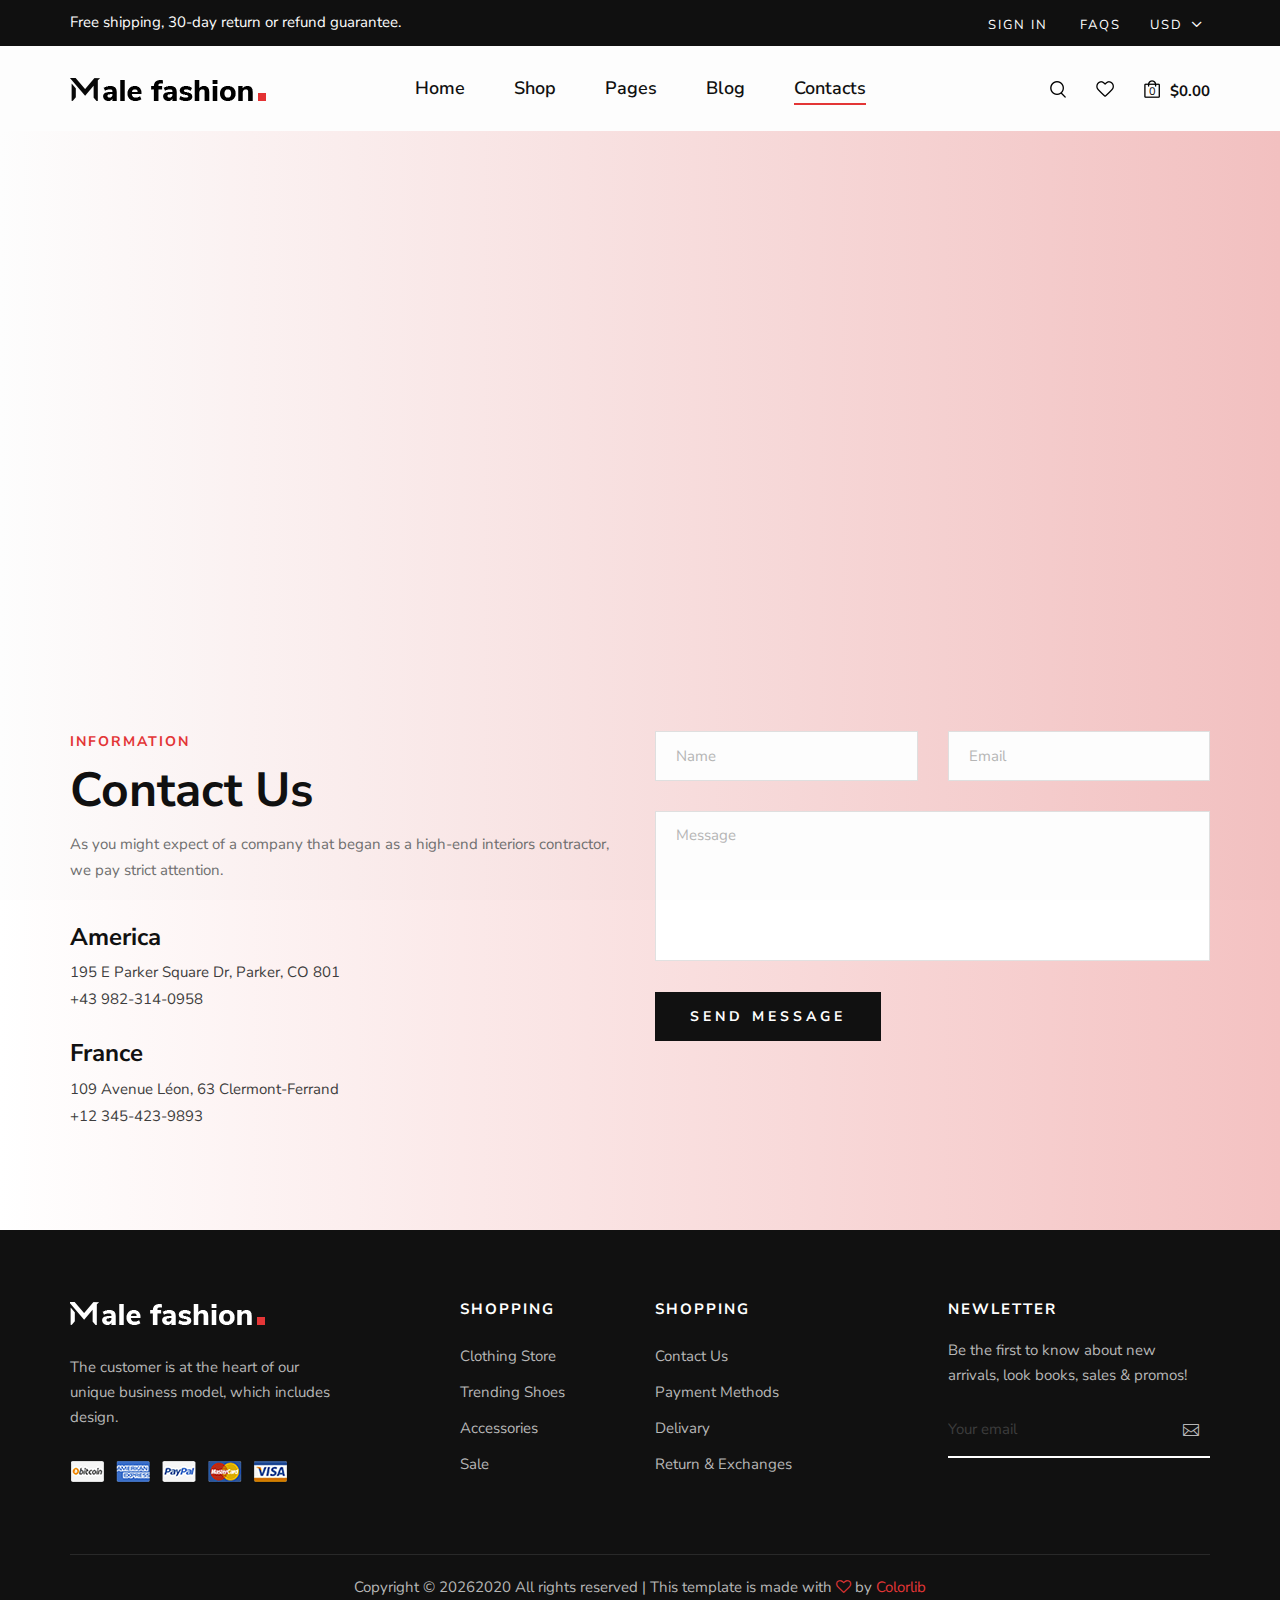
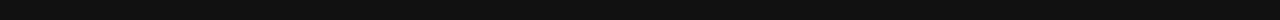
<file: contact.html>
<!DOCTYPE html>
<html lang="zxx">

<head>
    <meta charset="UTF-8">
    <meta name="description" content="Male_Fashion Template">
    <meta name="keywords" content="Male_Fashion, unica, creative, html">
    <meta name="viewport" content="width=device-width, initial-scale=1.0">
    <meta http-equiv="X-UA-Compatible" content="ie=edge">
    <title>Male-Fashion | Template</title>

    <!-- Google Font -->
    <link href="https://fonts.googleapis.com/css2?family=Nunito+Sans:wght@300;400;600;700;800;900&display=swap"
        rel="stylesheet">

    <!-- Css Styles -->
    <link rel="stylesheet" href="css/bootstrap.min.css" type="text/css">
    <link rel="stylesheet" href="css/font-awesome.min.css" type="text/css">
    <link rel="stylesheet" href="css/elegant-icons.css" type="text/css">
    <link rel="stylesheet" href="css/magnific-popup.css" type="text/css">
    <link rel="stylesheet" href="css/nice-select.css" type="text/css">
    <link rel="stylesheet" href="css/owl.carousel.min.css" type="text/css">
    <link rel="stylesheet" href="css/slicknav.min.css" type="text/css">
    <link rel="stylesheet" href="css/style.css" type="text/css">
</head>

<body>
    <!-- Page Preloder -->
    <div id="preloder">
        <div class="loader"></div>
    </div>

    <!-- Offcanvas Menu Begin -->
    <div class="offcanvas-menu-overlay"></div>
    <div class="offcanvas-menu-wrapper">
        <div class="offcanvas__option">
            <div class="offcanvas__links">
                <a href="#">Sign in</a>
                <a href="#">FAQs</a>
            </div>
            <div class="offcanvas__top__hover">
                <span>Usd <i class="arrow_carrot-down"></i></span>
                <ul>
                    <li>USD</li>
                    <li>EUR</li>
                    <li>USD</li>
                </ul>
            </div>
        </div>
        <div class="offcanvas__nav__option">
            <a href="#" class="search-switch"><img src="img/icon/search.png" alt=""></a>
            <a href="#"><img src="img/icon/heart.png" alt=""></a>
            <a href="#"><img src="img/icon/cart.png" alt=""> <span>0</span></a>
            <div class="price">$0.00</div>
        </div>
        <div id="mobile-menu-wrap"></div>
        <div class="offcanvas__text">
            <p>Free shipping, 30-day return or refund guarantee.</p>
        </div>
    </div>
    <!-- Offcanvas Menu End -->

    <!-- Header Section Begin -->
    <header class="header">
        <div class="header__top">
            <div class="container">
                <div class="row">
                    <div class="col-lg-6 col-md-7">
                        <div class="header__top__left">
                            <p>Free shipping, 30-day return or refund guarantee.</p>
                        </div>
                    </div>
                    <div class="col-lg-6 col-md-5">
                        <div class="header__top__right">
                            <div class="header__top__links">
                                <a href="#">Sign in</a>
                                <a href="#">FAQs</a>
                            </div>
                            <div class="header__top__hover">
                                <span>Usd <i class="arrow_carrot-down"></i></span>
                                <ul>
                                    <li>USD</li>
                                    <li>EUR</li>
                                    <li>USD</li>
                                </ul>
                            </div>
                        </div>
                    </div>
                </div>
            </div>
        </div>
        <div class="container">
            <div class="row">
                <div class="col-lg-3 col-md-3">
                    <div class="header__logo">
                        <a href="./index.html"><img src="img/logo.png" alt=""></a>
                    </div>
                </div>
                <div class="col-lg-6 col-md-6">
                    <nav class="header__menu mobile-menu">
                        <ul>
                            <li><a href="./index.html">Home</a></li>
                            <li><a href="./shop.html">Shop</a></li>
                            <li><a href="#">Pages</a>
                                <ul class="dropdown">
                                    <li><a href="./about.html">About Us</a></li>
                                    <li><a href="./shop-details.html">Shop Details</a></li>
                                    <li><a href="./shopping-cart.html">Shopping Cart</a></li>
                                    <li><a href="./checkout.html">Check Out</a></li>
                                    <li><a href="./blog-details.html">Blog Details</a></li>
                                </ul>
                            </li>
                            <li><a href="./blog.html">Blog</a></li>
                            <li class="active"><a href="./contact.html">Contacts</a></li>
                        </ul>
                    </nav>
                </div>
                <div class="col-lg-3 col-md-3">
                    <div class="header__nav__option">
                        <a href="#" class="search-switch"><img src="img/icon/search.png" alt=""></a>
                        <a href="#"><img src="img/icon/heart.png" alt=""></a>
                        <a href="#"><img src="img/icon/cart.png" alt=""> <span>0</span></a>
                        <div class="price">$0.00</div>
                    </div>
                </div>
            </div>
            <div class="canvas__open"><i class="fa fa-bars"></i></div>
        </div>
    </header>
    <!-- Header Section End -->

    <!-- Map Begin -->
    <div class="map">
        <iframe src="https://www.google.com/maps/embed?pb=!1m18!1m12!1m3!1d111551.9926412813!2d-90.27317134641879!3d38.606612219170856!2m3!1f0!2f0!3f0!3m2!1i1024!2i768!4f13.1!3m3!1m2!1s0x54eab584e432360b%3A0x1c3bb99243deb742!2sUnited%20States!5e0!3m2!1sen!2sbd!4v1597926938024!5m2!1sen!2sbd" height="500" style="border:0;" allowfullscreen="" aria-hidden="false" tabindex="0"></iframe>
    </div>
    <!-- Map End -->

    <!-- Contact Section Begin -->
    <section class="contact spad">
        <div class="container">
            <div class="row">
                <div class="col-lg-6 col-md-6">
                    <div class="contact__text">
                        <div class="section-title">
                            <span>Information</span>
                            <h2>Contact Us</h2>
                            <p>As you might expect of a company that began as a high-end interiors contractor, we pay
                                strict attention.</p>
                        </div>
                        <ul>
                            <li>
                                <h4>America</h4>
                                <p>195 E Parker Square Dr, Parker, CO 801 <br />+43 982-314-0958</p>
                            </li>
                            <li>
                                <h4>France</h4>
                                <p>109 Avenue Léon, 63 Clermont-Ferrand <br />+12 345-423-9893</p>
                            </li>
                        </ul>
                    </div>
                </div>
                <div class="col-lg-6 col-md-6">
                    <div class="contact__form">
                        <form action="#">
                            <div class="row">
                                <div class="col-lg-6">
                                    <input type="text" placeholder="Name">
                                </div>
                                <div class="col-lg-6">
                                    <input type="text" placeholder="Email">
                                </div>
                                <div class="col-lg-12">
                                    <textarea placeholder="Message"></textarea>
                                    <button type="submit" class="site-btn">Send Message</button>
                                </div>
                            </div>
                        </form>
                    </div>
                </div>
            </div>
        </div>
    </section>
    <!-- Contact Section End -->

    <!-- Footer Section Begin -->
    <footer class="footer">
        <div class="container">
            <div class="row">
                <div class="col-lg-3 col-md-6 col-sm-6">
                    <div class="footer__about">
                        <div class="footer__logo">
                            <a href="#"><img src="img/footer-logo.png" alt=""></a>
                        </div>
                        <p>The customer is at the heart of our unique business model, which includes design.</p>
                        <a href="#"><img src="img/payment.png" alt=""></a>
                    </div>
                </div>
                <div class="col-lg-2 offset-lg-1 col-md-3 col-sm-6">
                    <div class="footer__widget">
                        <h6>Shopping</h6>
                        <ul>
                            <li><a href="#">Clothing Store</a></li>
                            <li><a href="#">Trending Shoes</a></li>
                            <li><a href="#">Accessories</a></li>
                            <li><a href="#">Sale</a></li>
                        </ul>
                    </div>
                </div>
                <div class="col-lg-2 col-md-3 col-sm-6">
                    <div class="footer__widget">
                        <h6>Shopping</h6>
                        <ul>
                            <li><a href="#">Contact Us</a></li>
                            <li><a href="#">Payment Methods</a></li>
                            <li><a href="#">Delivary</a></li>
                            <li><a href="#">Return & Exchanges</a></li>
                        </ul>
                    </div>
                </div>
                <div class="col-lg-3 offset-lg-1 col-md-6 col-sm-6">
                    <div class="footer__widget">
                        <h6>NewLetter</h6>
                        <div class="footer__newslatter">
                            <p>Be the first to know about new arrivals, look books, sales & promos!</p>
                            <form action="#">
                                <input type="text" placeholder="Your email">
                                <button type="submit"><span class="icon_mail_alt"></span></button>
                            </form>
                        </div>
                    </div>
                </div>
            </div>
            <div class="row">
                <div class="col-lg-12 text-center">
                    <div class="footer__copyright__text">
                        <!-- Link back to Colorlib can't be removed. Template is licensed under CC BY 3.0. -->
                        <p>Copyright ©
                            <script>
                                document.write(new Date().getFullYear());
                            </script>2020
                            All rights reserved | This template is made with <i class="fa fa-heart-o"
                                aria-hidden="true"></i> by <a href="https://colorlib.com" target="_blank">Colorlib</a>
                        </p>
                        <!-- Link back to Colorlib can't be removed. Template is licensed under CC BY 3.0. -->
                    </div>
                </div>
            </div>
        </div>
    </footer>
    <!-- Footer Section End -->

    <!-- Search Begin -->
    <div class="search-model">
        <div class="h-100 d-flex align-items-center justify-content-center">
            <div class="search-close-switch">+</div>
            <form class="search-model-form">
                <input type="text" id="search-input" placeholder="Search here.....">
            </form>
        </div>
    </div>
    <!-- Search End -->

    <!-- Js Plugins -->
    <script src="js/jquery-3.3.1.min.js"></script>
    <script src="js/bootstrap.min.js"></script>
    <script src="js/jquery.nice-select.min.js"></script>
    <script src="js/jquery.nicescroll.min.js"></script>
    <script src="js/jquery.magnific-popup.min.js"></script>
    <script src="js/jquery.countdown.min.js"></script>
    <script src="js/jquery.slicknav.js"></script>
    <script src="js/mixitup.min.js"></script>
    <script src="js/owl.carousel.min.js"></script>
    <script src="js/main.js"></script>
</body>

</html>
</file>
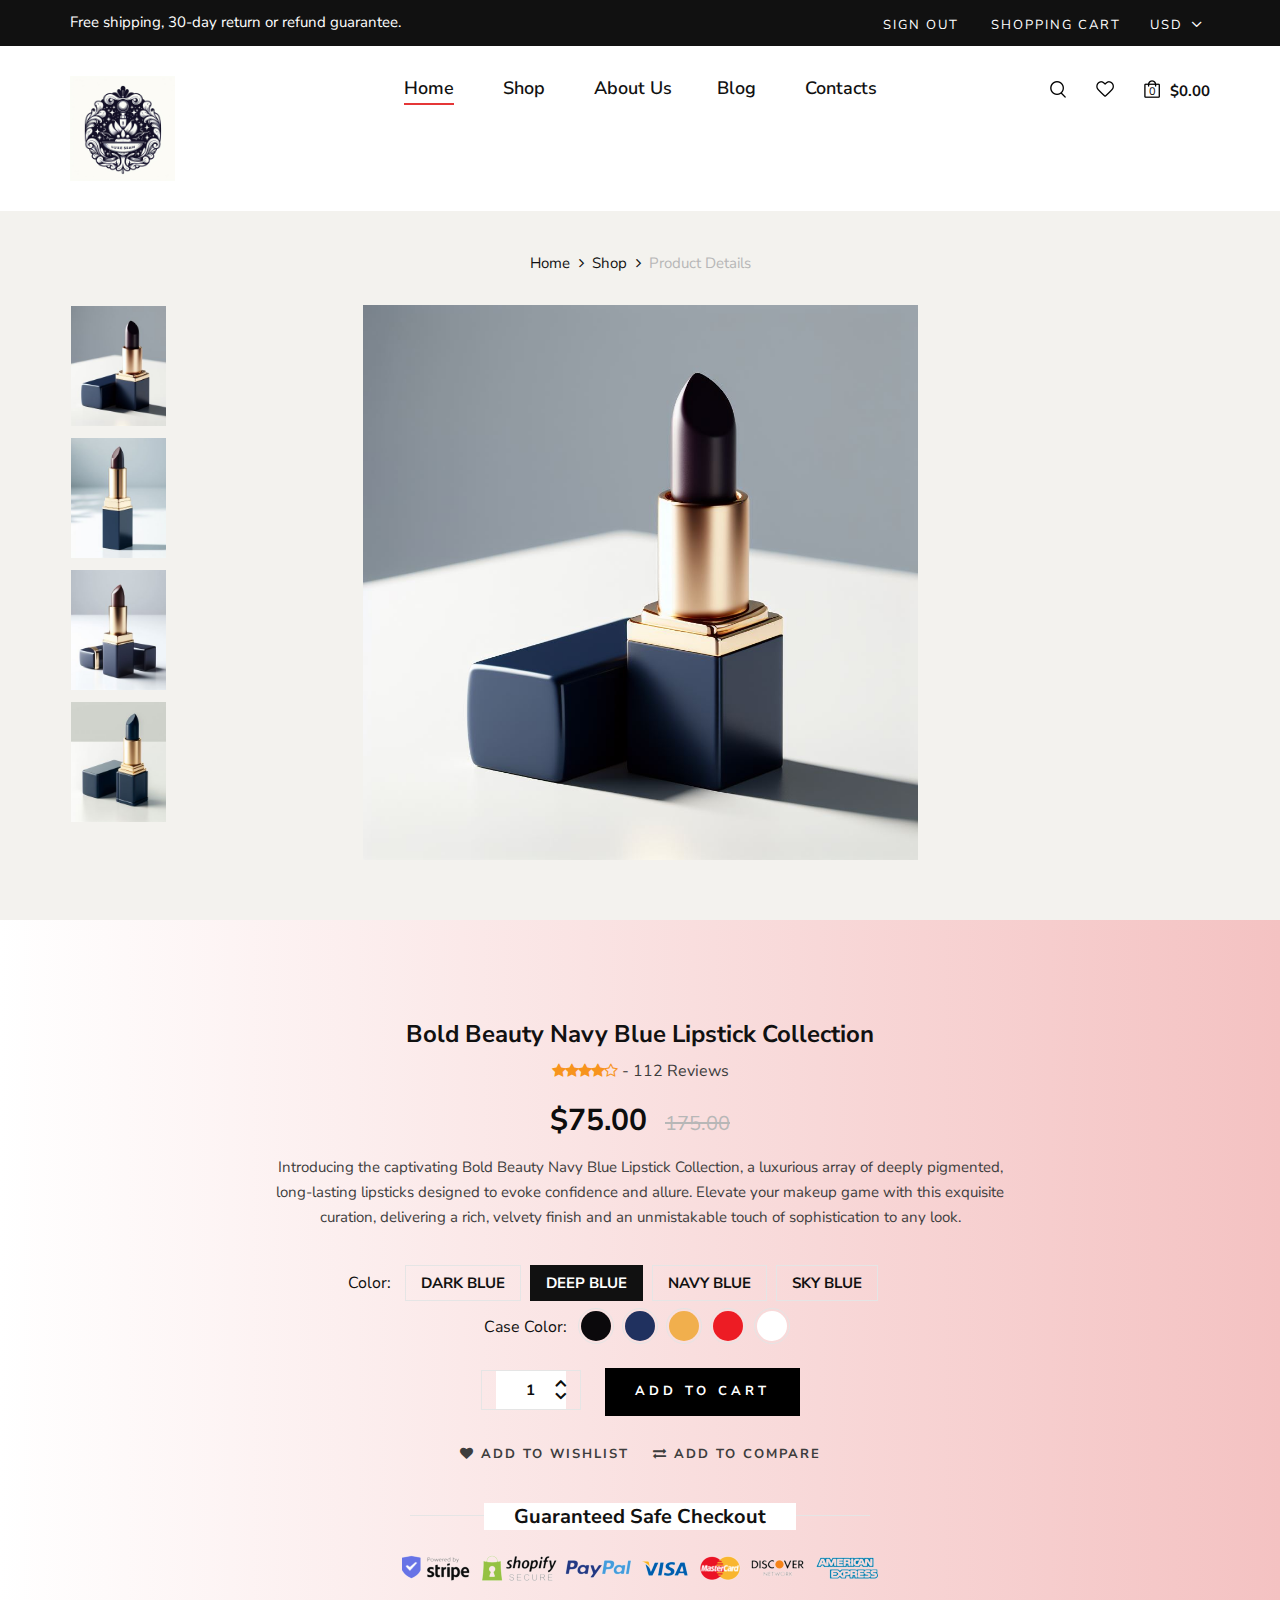
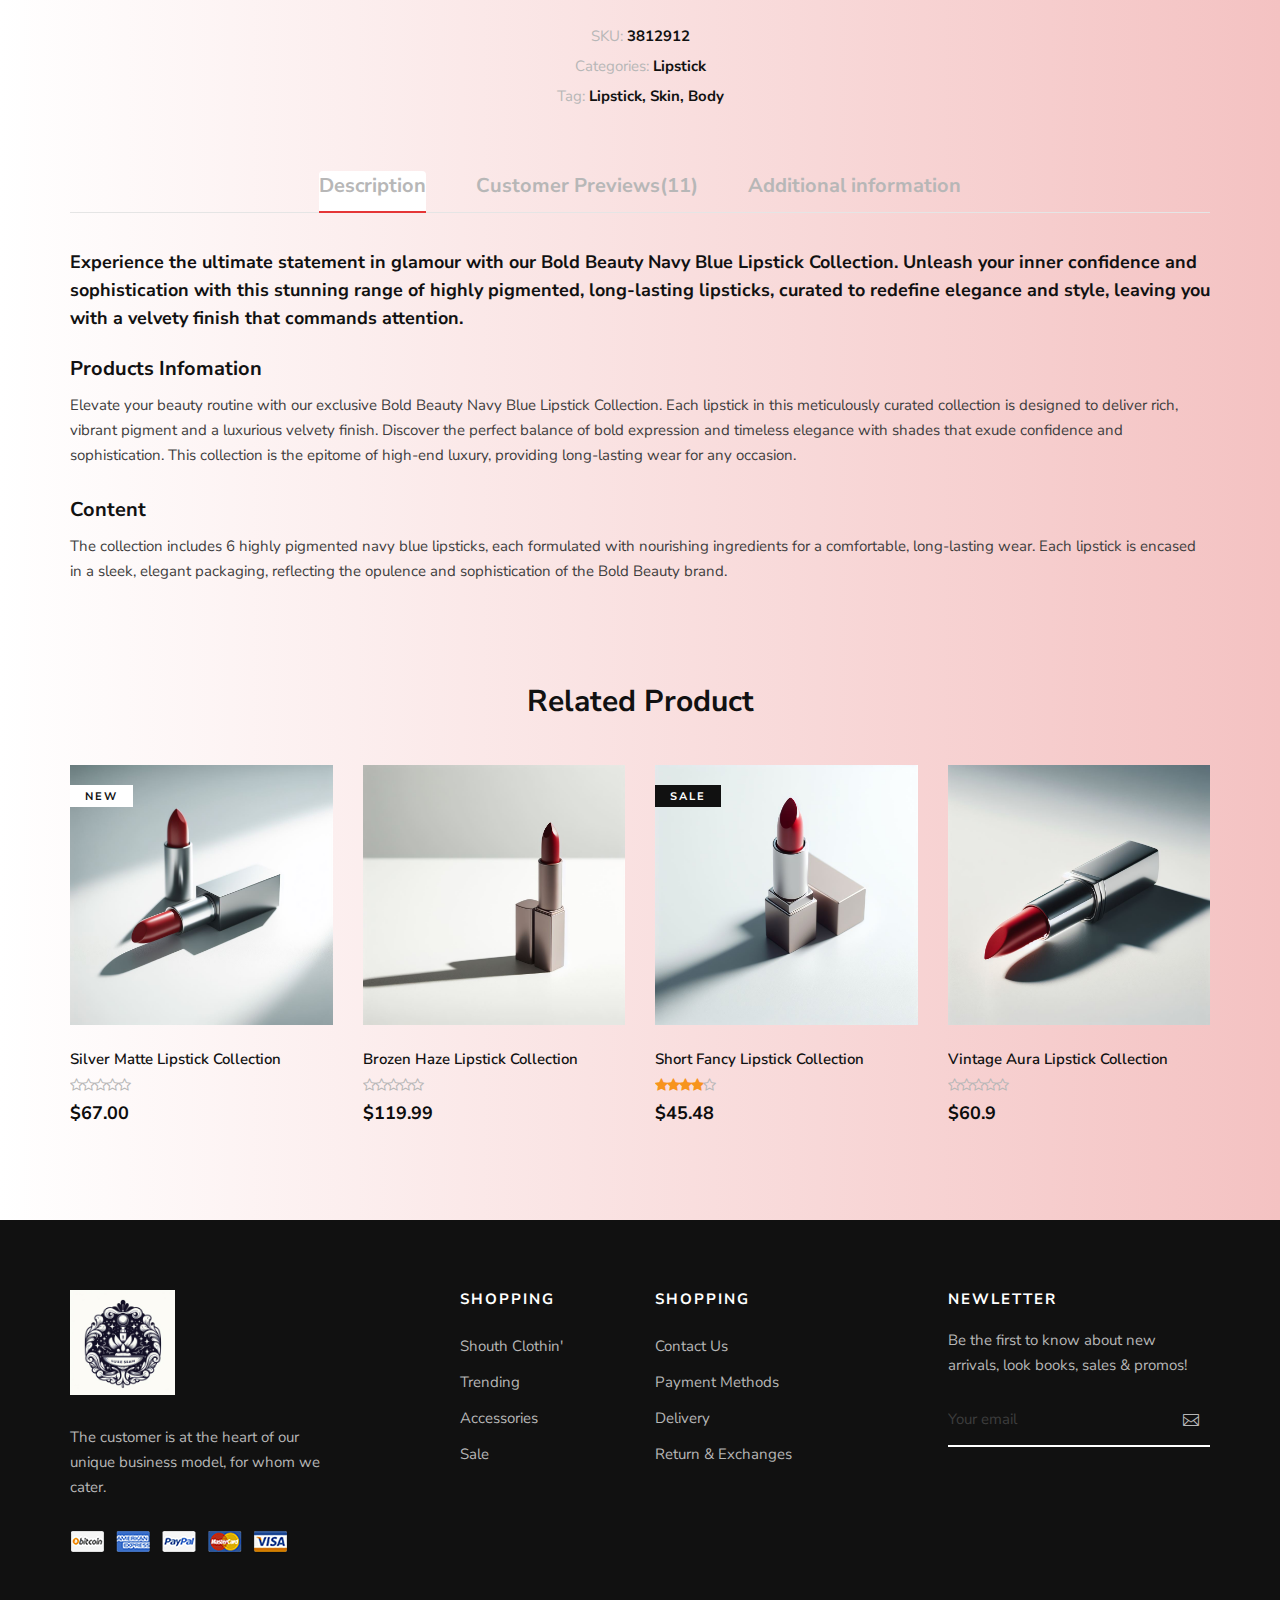
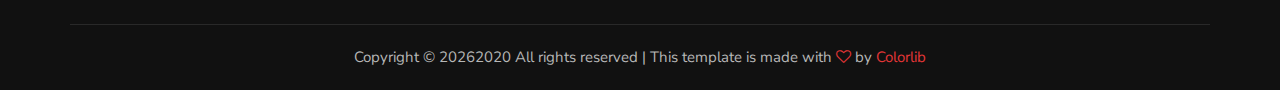
<file: shop-details.html>
<!DOCTYPE html>
<html lang="zxx">

<head>
    <meta charset="UTF-8">
    <meta name="description" content="Male_Fashion Template">
    <meta name="keywords" content="Male_Fashion, unica, creative, html">
    <meta name="viewport" content="width=device-width, initial-scale=1.0">
    <meta http-equiv="X-UA-Compatible" content="ie=edge">
    <title>LuxeSeam | Product </title>

    <!-- Google Font -->
    <link href="https://fonts.googleapis.com/css2?family=Nunito+Sans:wght@300;400;600;700;800;900&display=swap"
    rel="stylesheet">

    <!-- Css Styles -->
    <link rel="stylesheet" href="css/bootstrap.min.css" type="text/css">
    <link rel="stylesheet" href="css/font-awesome.min.css" type="text/css">
    <link rel="stylesheet" href="css/elegant-icons.css" type="text/css">
    <link rel="stylesheet" href="css/magnific-popup.css" type="text/css">
    <link rel="stylesheet" href="css/nice-select.css" type="text/css">
    <link rel="stylesheet" href="css/owl.carousel.min.css" type="text/css">
    <link rel="stylesheet" href="css/slicknav.min.css" type="text/css">
    <link rel="stylesheet" href="css/style.css" type="text/css">
</head>

<body>
    <!-- Page Preloder -->
    <div id="preloder">
        <div class="loader"></div>
    </div>

    <!-- Offcanvas Menu Begin -->
    <div class="offcanvas-menu-overlay"></div>
    <div class="offcanvas-menu-wrapper">
        <div class="offcanvas__option">
            <div class="offcanvas__links">
                <a href="#">Sign out</a>
                <a href="#">Shopping Cart</a>
            </div>
            <div class="offcanvas__top__hover">
                <span>Usd <i class="arrow_carrot-down"></i></span>
                <ul>
                    <li>USD</li>
                    <li>EUR</li>
                    <li>USD</li>
                </ul>
            </div>
        </div>
        <div class="offcanvas__nav__option">
            <a href="#" class="search-switch"><img src="img/icon/search.png" alt=""></a>
            <a href="#"><img src="img/icon/heart.png" alt=""></a>
            <a href="#"><img src="img/icon/cart.png" alt=""> <span>0</span></a>
            <div class="price">$0.00</div>
        </div>
        <div id="mobile-menu-wrap"></div>
        <div class="offcanvas__text">
            <p>Free shipping, 30-day return or refund guarantee.</p>
        </div>
    </div>
    <!-- Offcanvas Menu End -->

    <!-- Header Section Begin -->
    <header class="header">
        <div class="header__top">
            <div class="container">
                <div class="row">
                    <div class="col-lg-6 col-md-7">
                        <div class="header__top__left">
                            <p>Free shipping, 30-day return or refund guarantee.</p>
                        </div>
                    </div>
                    <div class="col-lg-6 col-md-5">
                        <div class="header__top__right">
                            <div class="header__top__links">
                                <a href="#">Sign out</a>
                                <a href="#">Shopping Cart</a>
                            </div>
                            <div class="header__top__hover">
                                <span>Usd <i class="arrow_carrot-down"></i></span>
                                <ul>
                                    <li>USD</li>
                                    <li>EUR</li>
                                    <li>USD</li>
                                </ul>
                            </div>
                        </div>
                    </div>
                </div>
            </div>
        </div>
        <div class="container">
            <div class="row">
                <div class="col-lg-3 col-md-3">
                    <div class="header__logo">
                        <a href="./index.html"><img src="img/luxeseam_logo.jpg" width = 40% alt=""></a>
                    </div>
                </div>
                <div class="col-lg-6 col-md-6">
                    <nav class="header__menu mobile-menu">
                        <ul>
                            <li class="active"><a href="./index.html">Home</a></li>
                            <li><a href="./shop.html">Shop</a></li>
                            <li><a href="./aboutUs.html">About Us</a>
                            <li><a href="./blog.html">Blog</a></li>
                            <li><a href="./contact.html">Contacts</a></li>
                        </ul>
                    </nav>
                </div>
                <div class="col-lg-3 col-md-3">
                    <div class="header__nav__option">
                        <a href="#" class="search-switch"><img src="img/icon/search.png" alt=""></a>
                        <a href="#"><img src="img/icon/heart.png" alt=""></a>
                        <a href="#"><img src="img/icon/cart.png" alt=""> <span>0</span></a>
                        <div class="price">$0.00</div>
                    </div>
                </div>
            </div>
            <div class="canvas__open"><i class="fa fa-bars"></i></div>
        </div>
    </header>
    <!-- Header Section End -->

    <!-- Shop Details Section Begin -->
    <section class="shop-details">
        <div class="product__details__pic">
            <div class="container">
                <div class="row">
                    <div class="col-lg-12">
                        <div class="product__details__breadcrumb">
                            <a href="./index.html">Home</a>
                            <a href="./shop.html">Shop</a>
                            <span>Product Details</span>
                        </div>
                    </div>
                </div>
                <div class="row">
                    <div class="col-lg-3 col-md-3">
                        <ul class="nav nav-tabs" role="tablist">
                            <li class="nav-item">
                                <a class="nav-link active" data-toggle="tab" href="#tabs-1" role="tab">
                                    <div class="product__thumb__pic set-bg" data-setbg="img/shop-details/lipStickShowcase.jpg">
                                    </div>
                                </a>
                            </li>
                            <li class="nav-item">
                                <a class="nav-link" data-toggle="tab" href="#tabs-2" role="tab">
                                    <div class="product__thumb__pic set-bg" data-setbg="img/shop-details/lipstickA.1.jpg">
                                    </div>
                                </a>
                            </li>
                            <li class="nav-item">
                                <a class="nav-link" data-toggle="tab" href="#tabs-3" role="tab">
                                    <div class="product__thumb__pic set-bg" data-setbg="img/shop-details/lipstickA.2.jpg">
                                    </div>
                                </a>
                            </li>
                            <li class="nav-item">
                                <a class="nav-link" data-toggle="tab" href="#tabs-4" role="tab">
                                    <div class="product__thumb__pic set-bg" data-setbg="img/shop-details/lipstickA.3.jpg">
                                    </div>
                                </a>
                            </li>
                        </ul>
                    </div>
                    <div class="col-lg-6 col-md-9">
                        <div class="tab-content">
                            <div class="tab-pane active" id="tabs-1" role="tabpanel">
                                <div class="product__details__pic__item">
                                    <img src="img/shop-details/lipStickShowcasebig.jpg" alt="">
                                </div>
                            </div>
                            <div class="tab-pane" id="tabs-2" role="tabpanel">
                                <div class="product__details__pic__item">
                                    <img src="img/shop-details/lipstickA.1big.jpg" alt="">
                                </div>
                            </div>
                            <div class="tab-pane" id="tabs-3" role="tabpanel">
                                <div class="product__details__pic__item">
                                    <img src="img/shop-details/lipstickA.2big.jpg" alt="">
                                </div>
                            </div>
                            <div class="tab-pane" id="tabs-4" role="tabpanel">
                                <div class="product__details__pic__item">
                                    <img src="img/shop-details/lipstickA.3big.jpg" alt="">
                                    </div>
                            </div>
                        </div>
                    </div>
                </div>
            </div>
        </div>
        <div class="product__details__content">
            <div class="container">
                <div class="row d-flex justify-content-center">
                    <div class="col-lg-8">
                        <div class="product__details__text">
                            <h4>Bold Beauty Navy Blue Lipstick Collection</h4>
                            <div class="rating">
                                <i class="fa fa-star"></i>
                                <i class="fa fa-star"></i>
                                <i class="fa fa-star"></i>
                                <i class="fa fa-star"></i>
                                <i class="fa fa-star-o"></i>
                                <span> - 112 Reviews</span>
                            </div>
                            <h3>$75.00 <span>175.00</span></h3>
                            <p>Introducing the captivating Bold Beauty Navy Blue Lipstick Collection, a luxurious array of deeply pigmented, long-lasting lipsticks designed to evoke confidence and allure. Elevate your makeup game with this exquisite curation, delivering a rich, velvety finish and an unmistakable touch of sophistication to any look.</p>
                            <div class="product__details__option">
                                <div class="product__details__option__size">
                                    <span>Color:</span>
                                    <label for="xxl">Dark Blue
                                        <input type="radio" id="xxl">
                                    </label>
                                    <label class="active" for="xl"> Deep Blue
                                        <input type="radio" id="xl">
                                    </label>
                                    <label for="l">Navy Blue
                                        <input type="radio" id="l">
                                    </label>
                                    <label for="sm">Sky Blue
                                        <input type="radio" id="sm">
                                    </label>
                                </div>
                                <div class="product__details__option__color">
                                    <span>Case Color:</span>
                                    <label class="c-1" for="sp-1">
                                        <input type="radio" id="sp-1">
                                    </label>
                                    <label class="c-2" for="sp-2">
                                        <input type="radio" id="sp-2">
                                    </label>
                                    <label class="c-3" for="sp-3">
                                        <input type="radio" id="sp-3">
                                    </label>
                                    <label class="c-4" for="sp-4">
                                        <input type="radio" id="sp-4">
                                    </label>
                                    <label class="c-9" for="sp-9">
                                        <input type="radio" id="sp-9">
                                    </label>
                                </div>
                            </div>
                            <div class="product__details__cart__option">
                                <div class="quantity">
                                    <div class="pro-qty">
                                        <input type="text" value="1">
                                    </div>
                                </div>
                                <a href="shopping-cart2.html" class="primary-btn">add to cart</a>
                            </div>
                            <div class="product__details__btns__option">
                                <a href="#"><i class="fa fa-heart"></i> add to wishlist</a>
                                <a href="#"><i class="fa fa-exchange"></i> Add To Compare</a>
                            </div>
                            <div class="product__details__last__option">
                                <h5><span>Guaranteed Safe Checkout</span></h5>
                                <img src="img/shop-details/details-payment.png" alt="">
                                <ul>
                                    <li><span>SKU:</span> 3812912</li>
                                    <li><span>Categories:</span> Lipstick</li>
                                    <li><span>Tag:</span> Lipstick, Skin, Body</li>
                                </ul>
                            </div>
                        </div>
                    </div>
                </div>
                <div class="row">
                    <div class="col-lg-12">
                        <div class="product__details__tab">
                            <ul class="nav nav-tabs" role="tablist">
                                <li class="nav-item">
                                    <a class="nav-link active" data-toggle="tab" href="#tabs-5"
                                    role="tab">Description</a>
                                </li>
                                <li class="nav-item">
                                    <a class="nav-link" data-toggle="tab" href="#tabs-6" role="tab">Customer
                                    Previews(11)</a>
                                </li>
                                <li class="nav-item">
                                    <a class="nav-link" data-toggle="tab" href="#tabs-7" role="tab">Additional
                                    information</a>
                                </li>
                            </ul>
                            <div class="tab-content">
                                <div class="tab-pane active" id="tabs-5" role="tabpanel">
                                    <div class="product__details__tab__content">
                                        <p class="note">Experience the ultimate statement in glamour with our Bold Beauty Navy Blue Lipstick Collection. Unleash your inner confidence and sophistication with this stunning range of highly pigmented, long-lasting lipsticks, curated to redefine elegance and style, leaving you with a velvety finish that commands attention.</p>
                                        <div class="product__details__tab__content__item">
                                            <h5>Products Infomation</h5>
                                            <p>Elevate your beauty routine with our exclusive Bold Beauty Navy Blue Lipstick Collection. Each lipstick in this meticulously curated collection is designed to deliver rich, vibrant pigment and a luxurious velvety finish. Discover the perfect balance of bold expression and timeless elegance with shades that exude confidence and sophistication. This collection is the epitome of high-end luxury, providing long-lasting wear for any occasion.</p>
                                        </div>
                                        <div class="product__details__tab__content__item">
                                            <h5>Content</h5>
                                            <p>The collection includes 6 highly pigmented navy blue lipsticks, each formulated with nourishing ingredients for a comfortable, long-lasting wear. Each lipstick is encased in a sleek, elegant packaging, reflecting the opulence and sophistication of the Bold Beauty brand.</p>
                                        </div>
                                    </div>
                                </div>
                                <div class="tab-pane" id="tabs-6" role="tabpanel">
                                    <div class="product__details__tab__content">
                                        <div class="product__details__tab__content__item">
                                            <h5>Products Infomation</h5>
                                            <p>Elevate your beauty routine with our exclusive Bold Beauty Navy Blue Lipstick Collection. Each lipstick in this meticulously curated collection is designed to deliver rich, vibrant pigment and a luxurious velvety finish. Discover the perfect balance of bold expression and timeless elegance with shades that exude confidence and sophistication. This collection is the epitome of high-end luxury, providing long-lasting wear for any occasion.</p>
                                        </div>
                                        <div class="product__details__tab__content__item">
                                            <h5>Content</h5>
                                            <p>The collection includes 6 highly pigmented navy blue lipsticks, each formulated with nourishing ingredients for a comfortable, long-lasting wear. Each lipstick is encased in a sleek, elegant packaging, reflecting the opulence and sophistication of the Bold Beauty brand.</p>
                                        </div>
                                    </div>
                                </div>
                                <div class="tab-pane" id="tabs-7" role="tabpanel">
                                    <div class="product__details__tab__content">
                                        <p class="note">Experience the ultimate statement in glamour with our Bold Beauty Navy Blue Lipstick Collection. Unleash your inner confidence and sophistication with this stunning range of highly pigmented, long-lasting lipsticks, curated to redefine elegance and style, leaving you with a velvety finish that commands attention.</p>
                                        <div class="product__details__tab__content__item">
                                            <h5>Products Infomation</h5>
                                            <p>Elevate your beauty routine with our exclusive Bold Beauty Navy Blue Lipstick Collection. Each lipstick in this meticulously curated collection is designed to deliver rich, vibrant pigment and a luxurious velvety finish. Discover the perfect balance of bold expression and timeless elegance with shades that exude confidence and sophistication. This collection is the epitome of high-end luxury, providing long-lasting wear for any occasion.</p>
                                        </div>
                                        <div class="product__details__tab__content__item">
                                            <h5>Content</h5>
                                            <p>The collection includes 6 highly pigmented navy blue lipsticks, each formulated with nourishing ingredients for a comfortable, long-lasting wear. Each lipstick is encased in a sleek, elegant packaging, reflecting the opulence and sophistication of the Bold Beauty brand.</p>
                                        </div>
                                    </div>
                                </div>
                            </div>
                        </div>
                    </div>
                </div>
            </div>
        </div>
    </section>
    <!-- Shop Details Section End -->

    <!-- Related Section Begin -->
    <section class="related spad">
        <div class="container">
            <div class="row">
                <div class="col-lg-12">
                    <h3 class="related-title">Related Product</h3>
                </div>
            </div>
            <div class="row">
                <div class="col-lg-3 col-md-6 col-sm-6 col-sm-6">
                    <div class="product__item">
                        <div class="product__item__pic set-bg" data-setbg="img/product/lipStickE1.jpg">
                            <span class="label">New</span>
                            <ul class="product__hover">
                                <li><a href="#"><img src="img/icon/heart.png" alt=""></a></li>
                                <li><a href="#"><img src="img/icon/compare.png" alt=""> <span>Compare</span></a></li>
                                <li><a href="#"><img src="img/icon/search.png" alt=""></a></li>
                            </ul>
                        </div>
                        <div class="product__item__text">
                            <h6>Silver Matte Lipstick Collection</h6>
                            <a href="#" class="add-cart">+ Add To Cart</a>
                            <div class="rating">
                                <i class="fa fa-star-o"></i>
                                <i class="fa fa-star-o"></i>
                                <i class="fa fa-star-o"></i>
                                <i class="fa fa-star-o"></i>
                                <i class="fa fa-star-o"></i>
                            </div>
                            <h5>$67.00</h5>
                            <div class="product__color__select">
                                <label for="pc-1">
                                    <input type="radio" id="pc-1">
                                </label>
                                <label class="active black" for="pc-2">
                                    <input type="radio" id="pc-2">
                                </label>
                                <label class="grey" for="pc-3">
                                    <input type="radio" id="pc-3">
                                </label>
                            </div>
                        </div>
                    </div>
                </div>
                <div class="col-lg-3 col-md-6 col-sm-6 col-sm-6">
                    <div class="product__item">
                        <div class="product__item__pic set-bg" data-setbg="img/product/lipstickE2.jpg">
                            <ul class="product__hover">
                                <li><a href="#"><img src="img/icon/heart.png" alt=""></a></li>
                                <li><a href="#"><img src="img/icon/compare.png" alt=""> <span>Compare</span></a></li>
                                <li><a href="#"><img src="img/icon/search.png" alt=""></a></li>
                            </ul>
                        </div>
                        <div class="product__item__text">
                            <h6>Brozen Haze Lipstick Collection</h6>
                            <a href="#" class="add-cart">+ Add To Cart</a>
                            <div class="rating">
                                <i class="fa fa-star-o"></i>
                                <i class="fa fa-star-o"></i>
                                <i class="fa fa-star-o"></i>
                                <i class="fa fa-star-o"></i>
                                <i class="fa fa-star-o"></i>
                            </div>
                            <h5>$119.99</h5>
                            <div class="product__color__select">
                                <label for="pc-4">
                                    <input type="radio" id="pc-4">
                                </label>
                                <label class="active black" for="pc-5">
                                    <input type="radio" id="pc-5">
                                </label>
                                <label class="grey" for="pc-6">
                                    <input type="radio" id="pc-6">
                                </label>
                            </div>
                        </div>
                    </div>
                </div>
                <div class="col-lg-3 col-md-6 col-sm-6 col-sm-6">
                    <div class="product__item sale">
                        <div class="product__item__pic set-bg" data-setbg="img/product/lipstickE3.jpg">
                            <span class="label">Sale</span>
                            <ul class="product__hover">
                                <li><a href="#"><img src="img/icon/heart.png" alt=""></a></li>
                                <li><a href="#"><img src="img/icon/compare.png" alt=""> <span>Compare</span></a></li>
                                <li><a href="#"><img src="img/icon/search.png" alt=""></a></li>
                            </ul>
                        </div>
                        <div class="product__item__text">
                            <h6>Short Fancy Lipstick Collection</h6>
                            <a href="#" class="add-cart">+ Add To Cart</a>
                            <div class="rating">
                                <i class="fa fa-star"></i>
                                <i class="fa fa-star"></i>
                                <i class="fa fa-star"></i>
                                <i class="fa fa-star"></i>
                                <i class="fa fa-star-o"></i>
                            </div>
                            <h5>$45.48</h5>
                            <div class="product__color__select">
                                <label for="pc-7">
                                    <input type="radio" id="pc-7">
                                </label>
                                <label class="active black" for="pc-8">
                                    <input type="radio" id="pc-8">
                                </label>
                                <label class="grey" for="pc-9">
                                    <input type="radio" id="pc-9">
                                </label>
                            </div>
                        </div>
                    </div>
                </div>
                <div class="col-lg-3 col-md-6 col-sm-6 col-sm-6">
                    <div class="product__item">
                        <div class="product__item__pic set-bg" data-setbg="img/product/lipstickE4.jpg">
                            <ul class="product__hover">
                                <li><a href="#"><img src="img/icon/heart.png" alt=""></a></li>
                                <li><a href="#"><img src="img/icon/compare.png" alt=""> <span>Compare</span></a></li>
                                <li><a href="#"><img src="img/icon/search.png" alt=""></a></li>
                            </ul>
                        </div>
                        <div class="product__item__text">
                            <h6>Vintage Aura Lipstick Collection</h6>
                            <a href="#" class="add-cart">+ Add To Cart</a>
                            <div class="rating">
                                <i class="fa fa-star-o"></i>
                                <i class="fa fa-star-o"></i>
                                <i class="fa fa-star-o"></i>
                                <i class="fa fa-star-o"></i>
                                <i class="fa fa-star-o"></i>
                            </div>
                            <h5>$60.9</h5>
                            <div class="product__color__select">
                                <label for="pc-10">
                                    <input type="radio" id="pc-10">
                                </label>
                                <label class="active black" for="pc-11">
                                    <input type="radio" id="pc-11">
                                </label>
                                <label class="grey" for="pc-12">
                                    <input type="radio" id="pc-12">
                                </label>
                            </div>
                        </div>
                    </div>
                </div>
            </div>
        </div>
    </section>
    <!-- Related Section End -->

    <!-- Footer Section Begin -->
    <footer class="footer">
        <div class="container">
            <div class="row">
                <div class="col-lg-3 col-md-6 col-sm-6">
                    <div class="footer__about">
                        <div class="footer__logo">
                            <a href="#"><img src="img/luxeseam_logo.jpg" width = 40% alt=""></a>
                        </div>
                        <p>The customer is at the heart of our unique business model, for whom we cater.</p>
                        <a href="#"><img src="img/payment.png" alt=""></a>
                    </div>
                </div>
                <div class="col-lg-2 offset-lg-1 col-md-3 col-sm-6">
                    <div class="footer__widget">
                        <h6>Shopping</h6>
                        <ul>
                            <li><a href="#">Shouth Clothin'</a></li>
                            <li><a href="#">Trending</a></li>
                            <li><a href="#">Accessories</a></li>
                            <li><a href="#">Sale</a></li>
                        </ul>
                    </div>
                </div>
                <div class="col-lg-2 col-md-3 col-sm-6">
                    <div class="footer__widget">
                        <h6>Shopping</h6>
                        <ul>
                            <li><a href="#">Contact Us</a></li>
                            <li><a href="#">Payment Methods</a></li>
                            <li><a href="#">Delivery</a></li>
                            <li><a href="#">Return & Exchanges</a></li>
                        </ul>
                    </div>
                </div>
                <div class="col-lg-3 offset-lg-1 col-md-6 col-sm-6">
                    <div class="footer__widget">
                        <h6>NewLetter</h6>
                        <div class="footer__newslatter">
                            <p>Be the first to know about new arrivals, look books, sales & promos!</p>
                            <form action="#">
                                <input type="text" placeholder="Your email">
                                <button type="submit"><span class="icon_mail_alt"></span></button>
                            </form>
                        </div>
                    </div>
                </div>
            </div>
            <div class="row">
                <div class="col-lg-12 text-center">
                    <div class="footer__copyright__text">
                        <!-- Link back to Colorlib can't be removed. Template is licensed under CC BY 3.0. -->
                        <p>Copyright ©
                            <script>
                                document.write(new Date().getFullYear());
                            </script>2020
                            All rights reserved | This template is made with <i class="fa fa-heart-o"
                            aria-hidden="true"></i> by <a href="https://colorlib.com" target="_blank">Colorlib</a>
                        </p>
                        <!-- Link back to Colorlib can't be removed. Template is licensed under CC BY 3.0. -->
                    </div>
                </div>
            </div>
        </div>
    </footer>
    <!-- Footer Section End -->

    <!-- Search Begin -->
    <div class="search-model">
        <div class="h-100 d-flex align-items-center justify-content-center">
            <div class="search-close-switch">+</div>
            <form class="search-model-form">
                <input type="text" id="search-input" placeholder="Search here.....">
            </form>
        </div>
    </div>
    <!-- Search End -->

    <!-- Js Plugins -->
    <script src="js/jquery-3.3.1.min.js"></script>
    <script src="js/bootstrap.min.js"></script>
    <script src="js/jquery.nice-select.min.js"></script>
    <script src="js/jquery.nicescroll.min.js"></script>
    <script src="js/jquery.magnific-popup.min.js"></script>
    <script src="js/jquery.countdown.min.js"></script>
    <script src="js/jquery.slicknav.js"></script>
    <script src="js/mixitup.min.js"></script>
    <script src="js/owl.carousel.min.js"></script>
    <script src="js/main.js"></script>
</body>

</html>
</file>
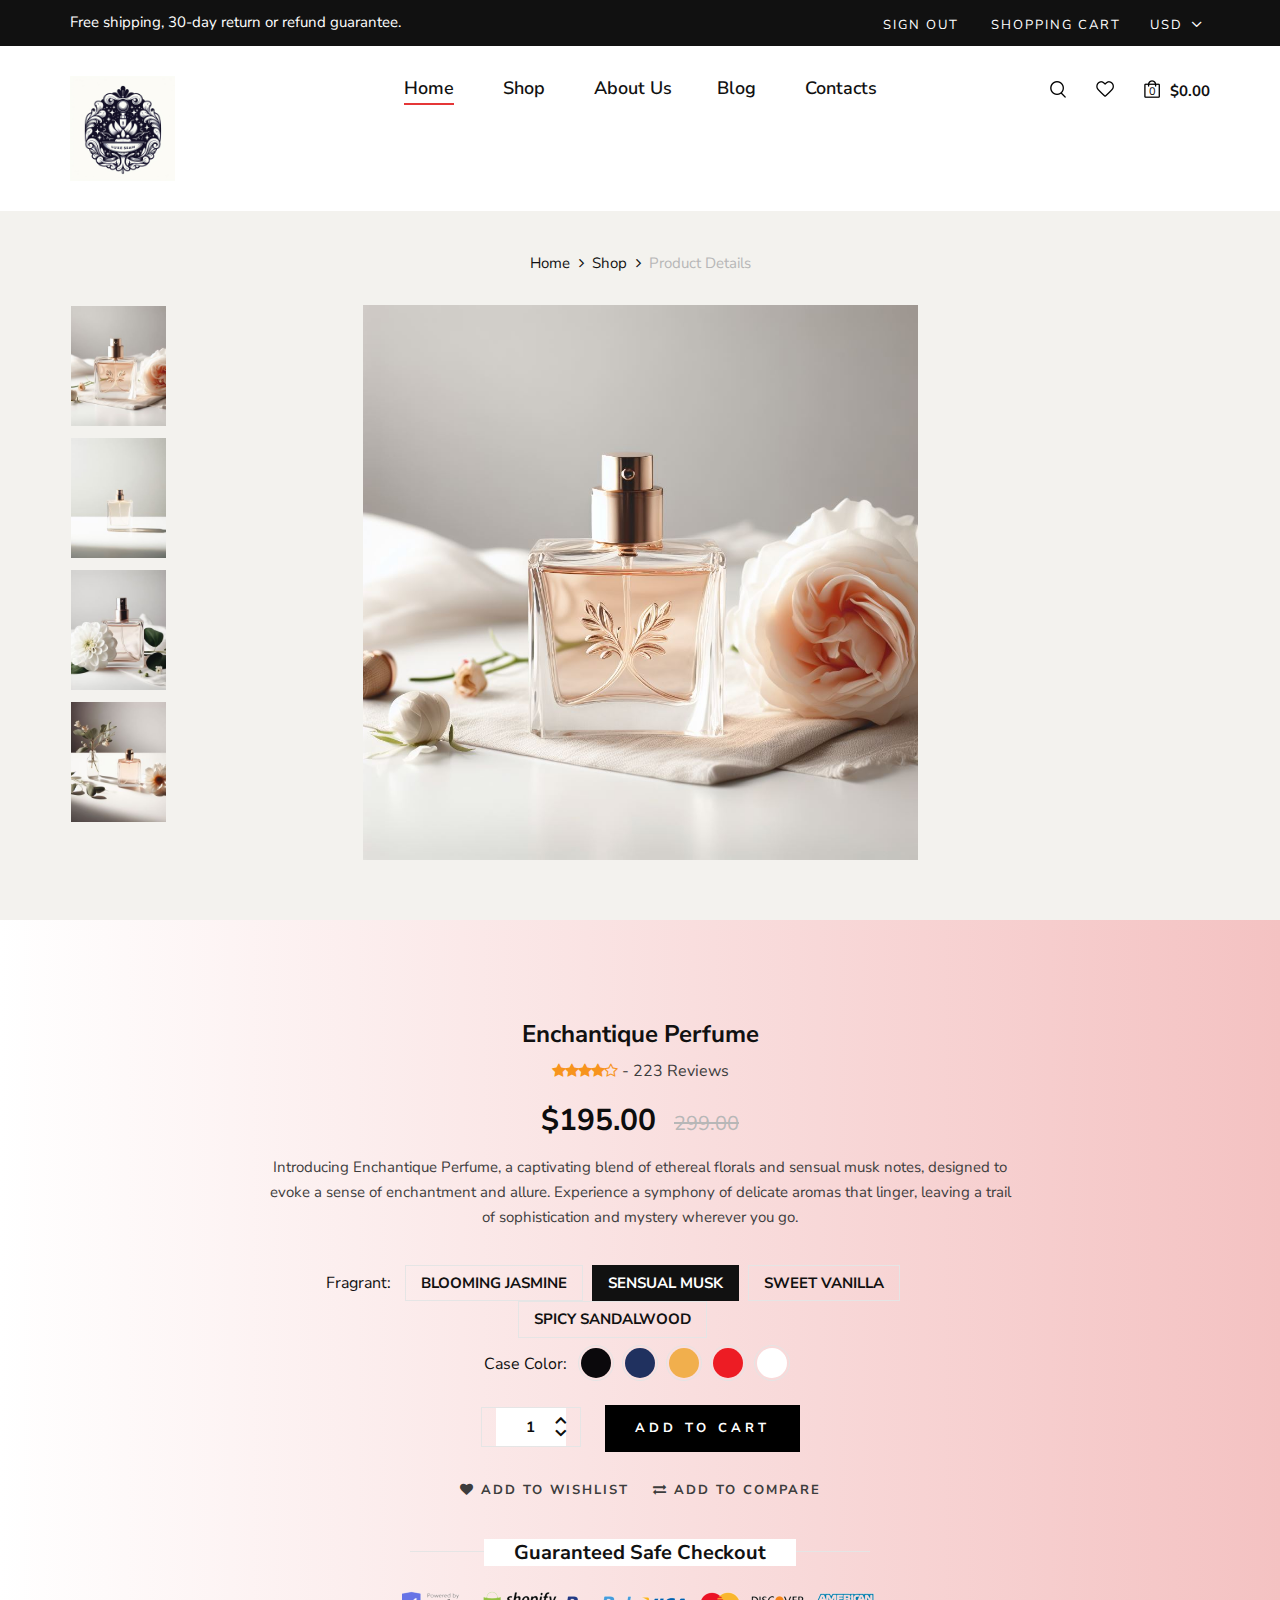
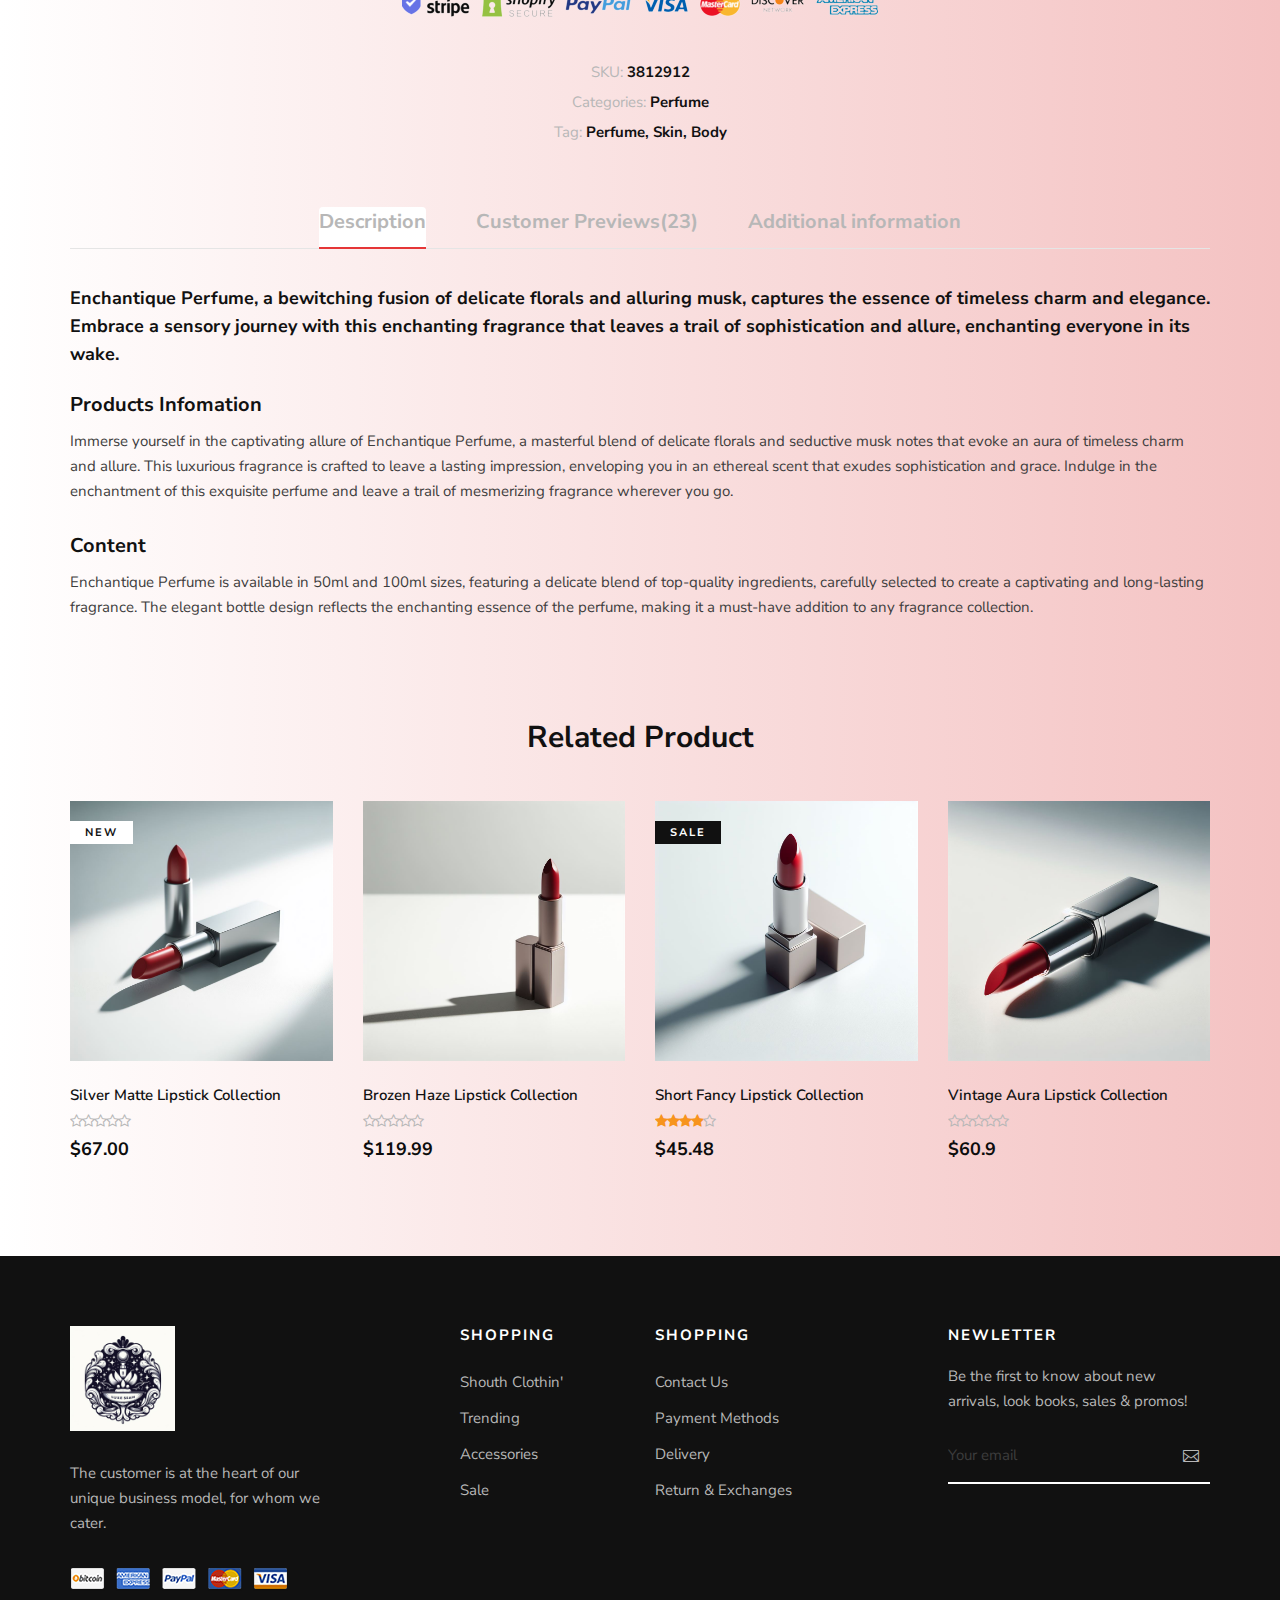
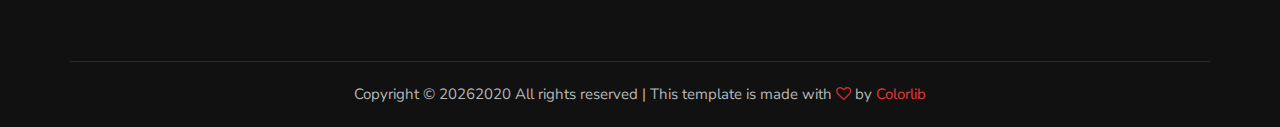
<file: shop-details1.html>
<!DOCTYPE html>
<html lang="zxx">

<head>
    <meta charset="UTF-8">
    <meta name="description" content="Male_Fashion Template">
    <meta name="keywords" content="Male_Fashion, unica, creative, html">
    <meta name="viewport" content="width=device-width, initial-scale=1.0">
    <meta http-equiv="X-UA-Compatible" content="ie=edge">
    <title>LuxeSeam | Product </title>

    <!-- Google Font -->
    <link href="https://fonts.googleapis.com/css2?family=Nunito+Sans:wght@300;400;600;700;800;900&display=swap"
    rel="stylesheet">

    <!-- Css Styles -->
    <link rel="stylesheet" href="css/bootstrap.min.css" type="text/css">
    <link rel="stylesheet" href="css/font-awesome.min.css" type="text/css">
    <link rel="stylesheet" href="css/elegant-icons.css" type="text/css">
    <link rel="stylesheet" href="css/magnific-popup.css" type="text/css">
    <link rel="stylesheet" href="css/nice-select.css" type="text/css">
    <link rel="stylesheet" href="css/owl.carousel.min.css" type="text/css">
    <link rel="stylesheet" href="css/slicknav.min.css" type="text/css">
    <link rel="stylesheet" href="css/style.css" type="text/css">
</head>

<body>
    <!-- Page Preloder -->
    <div id="preloder">
        <div class="loader"></div>
    </div>

    <!-- Offcanvas Menu Begin -->
    <div class="offcanvas-menu-overlay"></div>
    <div class="offcanvas-menu-wrapper">
        <div class="offcanvas__option">
            <div class="offcanvas__links">
                <a href="#">Sign out</a>
                <a href="#">Shopping Cart</a>
            </div>
            <div class="offcanvas__top__hover">
                <span>Usd <i class="arrow_carrot-down"></i></span>
                <ul>
                    <li>USD</li>
                    <li>EUR</li>
                    <li>USD</li>
                </ul>
            </div>
        </div>
        <div class="offcanvas__nav__option">
            <a href="#" class="search-switch"><img src="img/icon/search.png" alt=""></a>
            <a href="#"><img src="img/icon/heart.png" alt=""></a>
            <a href="#"><img src="img/icon/cart.png" alt=""> <span>0</span></a>
            <div class="price">$0.00</div>
        </div>
        <div id="mobile-menu-wrap"></div>
        <div class="offcanvas__text">
            <p>Free shipping, 30-day return or refund guarantee.</p>
        </div>
    </div>
    <!-- Offcanvas Menu End -->

    <!-- Header Section Begin -->
    <header class="header">
        <div class="header__top">
            <div class="container">
                <div class="row">
                    <div class="col-lg-6 col-md-7">
                        <div class="header__top__left">
                            <p>Free shipping, 30-day return or refund guarantee.</p>
                        </div>
                    </div>
                    <div class="col-lg-6 col-md-5">
                        <div class="header__top__right">
                            <div class="header__top__links">
                                <a href="#">Sign out</a>
                                <a href="#">Shopping Cart</a>
                            </div>
                            <div class="header__top__hover">
                                <span>Usd <i class="arrow_carrot-down"></i></span>
                                <ul>
                                    <li>USD</li>
                                    <li>EUR</li>
                                    <li>USD</li>
                                </ul>
                            </div>
                        </div>
                    </div>
                </div>
            </div>
        </div>
        <div class="container">
            <div class="row">
                <div class="col-lg-3 col-md-3">
                    <div class="header__logo">
                        <a href="./index.html"><img src="img/luxeseam_logo.jpg" width = 40% alt=""></a>
                    </div>
                </div>
                <div class="col-lg-6 col-md-6">
                    <nav class="header__menu mobile-menu">
                        <ul>
                            <li class="active"><a href="./index.html">Home</a></li>
                            <li><a href="./shop.html">Shop</a></li>
                            <li><a href="./aboutUs.html">About Us</a>
                            <li><a href="./blog.html">Blog</a></li>
                            <li><a href="./contact.html">Contacts</a></li>
                        </ul>
                    </nav>
                </div>
                <div class="col-lg-3 col-md-3">
                    <div class="header__nav__option">
                        <a href="#" class="search-switch"><img src="img/icon/search.png" alt=""></a>
                        <a href="#"><img src="img/icon/heart.png" alt=""></a>
                        <a href="#"><img src="img/icon/cart.png" alt=""> <span>0</span></a>
                        <div class="price">$0.00</div>
                    </div>
                </div>
            </div>
            <div class="canvas__open"><i class="fa fa-bars"></i></div>
        </div>
    </header>
    <!-- Header Section End -->

    <!-- Shop Details Section Begin -->
    <section class="shop-details">
        <div class="product__details__pic">
            <div class="container">
                <div class="row">
                    <div class="col-lg-12">
                        <div class="product__details__breadcrumb">
                            <a href="./index.html">Home</a>
                            <a href="./shop.html">Shop</a>
                            <span>Product Details</span>
                        </div>
                    </div>
                </div>
                <div class="row">
                    <div class="col-lg-3 col-md-3">
                        <ul class="nav nav-tabs" role="tablist">
                            <li class="nav-item">
                                <a class="nav-link active" data-toggle="tab" href="#tabs-1" role="tab">
                                    <div class="product__thumb__pic set-bg" data-setbg="img/shop-details/perfumeShowcase1.jpg">
                                    </div>
                                </a>
                            </li>
                            <li class="nav-item">
                                <a class="nav-link" data-toggle="tab" href="#tabs-2" role="tab">
                                    <div class="product__thumb__pic set-bg" data-setbg="img/shop-details/perfumeA.1.jpg">
                                    </div>
                                </a>
                            </li>
                            <li class="nav-item">
                                <a class="nav-link" data-toggle="tab" href="#tabs-3" role="tab">
                                    <div class="product__thumb__pic set-bg" data-setbg="img/shop-details/perfumeA.3.jpg">
                                    </div>
                                </a>
                            </li>
                            <li class="nav-item">
                                <a class="nav-link" data-toggle="tab" href="#tabs-4" role="tab">
                                    <div class="product__thumb__pic set-bg" data-setbg="img/shop-details/perfumeA.4.jpg">
                                    </div>
                                </a>
                            </li>
                        </ul>
                    </div>
                    <div class="col-lg-6 col-md-9">
                        <div class="tab-content">
                            <div class="tab-pane active" id="tabs-1" role="tabpanel">
                                <div class="product__details__pic__item">
                                    <img src="img/shop-details/perfumeShowcase1big.jpg" alt="">
                                </div>
                            </div>
                            <div class="tab-pane" id="tabs-2" role="tabpanel">
                                <div class="product__details__pic__item">
                                    <img src="img/shop-details/perfumeA.1big.jpg" alt="">
                                </div>
                            </div>
                            <div class="tab-pane" id="tabs-3" role="tabpanel">
                                <div class="product__details__pic__item">
                                    <img src="img/shop-details/perfumeA.3big.jpg" alt="">
                                </div>
                            </div>
                            <div class="tab-pane" id="tabs-4" role="tabpanel">
                                <div class="product__details__pic__item">
                                    <img src="img/shop-details/perfumeA.4big.jpg" alt="">
                                    </div>
                            </div>
                        </div>
                    </div>
                </div>
            </div>
        </div>
        <div class="product__details__content">
            <div class="container">
                <div class="row d-flex justify-content-center">
                    <div class="col-lg-8">
                        <div class="product__details__text">
                            <h4>Enchantique Perfume</h4>
                            <div class="rating">
                                <i class="fa fa-star"></i>
                                <i class="fa fa-star"></i>
                                <i class="fa fa-star"></i>
                                <i class="fa fa-star"></i>
                                <i class="fa fa-star-o"></i>
                                <span> - 223 Reviews</span>
                            </div>
                            <h3>$195.00 <span>299.00</span></h3>
                            <p>Introducing Enchantique Perfume, a captivating blend of ethereal florals and sensual musk notes, designed to evoke a sense of enchantment and allure. Experience a symphony of delicate aromas that linger, leaving a trail of sophistication and mystery wherever you go.<div class="product__details__option">
                                <div class="product__details__option__size">
                                    <span>Fragrant:</span>
                                    <label for="xxl"> Blooming Jasmine
                                        <input type="radio" id="xxl">
                                    </label>
                                    <label class="active" for="xl"> Sensual Musk
                                        <input type="radio" id="xl">
                                    </label>
                                    <label for="l">Sweet Vanilla
                                        <input type="radio" id="l">
                                    </label>
                                    <label for="sm">Spicy Sandalwood
                                        <input type="radio" id="sm">
                                    </label>
                                </div>
                                <div class="product__details__option__color">
                                    <span>Case Color:</span>
                                    <label class="c-1" for="sp-1">
                                        <input type="radio" id="sp-1">
                                    </label>
                                    <label class="c-2" for="sp-2">
                                        <input type="radio" id="sp-2">
                                    </label>
                                    <label class="c-3" for="sp-3">
                                        <input type="radio" id="sp-3">
                                    </label>
                                    <label class="c-4" for="sp-4">
                                        <input type="radio" id="sp-4">
                                    </label>
                                    <label class="c-9" for="sp-9">
                                        <input type="radio" id="sp-9">
                                    </label>
                                </div>
                            </div>
                            <div class="product__details__cart__option">
                                <div class="quantity">
                                    <div class="pro-qty">
                                        <input type="text" value="1">
                                    </div>
                                </div>
                                <a href="shopping-cart.html" class="primary-btn">add to cart</a>
                            </div>
                            <div class="product__details__btns__option">
                                <a href="#"><i class="fa fa-heart"></i> add to wishlist</a>
                                <a href="#"><i class="fa fa-exchange"></i> Add To Compare</a>
                            </div>
                            <div class="product__details__last__option">
                                <h5><span>Guaranteed Safe Checkout</span></h5>
                                <img src="img/shop-details/details-payment.png" alt="">
                                <ul>
                                    <li><span>SKU:</span> 3812912</li>
                                    <li><span>Categories:</span> Perfume</li>
                                    <li><span>Tag:</span> Perfume, Skin, Body</li>
                                </ul>
                            </div>
                        </div>
                    </div>
                </div>
                <div class="row">
                    <div class="col-lg-12">
                        <div class="product__details__tab">
                            <ul class="nav nav-tabs" role="tablist">
                                <li class="nav-item">
                                    <a class="nav-link active" data-toggle="tab" href="#tabs-5"
                                    role="tab">Description</a>
                                </li>
                                <li class="nav-item">
                                    <a class="nav-link" data-toggle="tab" href="#tabs-6" role="tab">Customer
                                    Previews(23)</a>
                                </li>
                                <li class="nav-item">
                                    <a class="nav-link" data-toggle="tab" href="#tabs-7" role="tab">Additional
                                    information</a>
                                </li>
                            </ul>
                            <div class="tab-content">
                                <div class="tab-pane active" id="tabs-5" role="tabpanel">
                                    <div class="product__details__tab__content">
                                        <p class="note">Enchantique Perfume, a bewitching fusion of delicate florals and alluring musk, captures the essence of timeless charm and elegance. Embrace a sensory journey with this enchanting fragrance that leaves a trail of sophistication and allure, enchanting everyone in its wake.</p>
                                        <div class="product__details__tab__content__item">
                                            <h5>Products Infomation</h5>
                                            <p>Immerse yourself in the captivating allure of Enchantique Perfume, a masterful blend of delicate florals and seductive musk notes that evoke an aura of timeless charm and allure. This luxurious fragrance is crafted to leave a lasting impression, enveloping you in an ethereal scent that exudes sophistication and grace. Indulge in the enchantment of this exquisite perfume and leave a trail of mesmerizing fragrance wherever you go.</p>
                                        </div>
                                        <div class="product__details__tab__content__item">
                                            <h5>Content</h5>
                                            <p>Enchantique Perfume is available in 50ml and 100ml sizes, featuring a delicate blend of top-quality ingredients, carefully selected to create a captivating and long-lasting fragrance. The elegant bottle design reflects the enchanting essence of the perfume, making it a must-have addition to any fragrance collection.</p>
                                        </div>
                                    </div>
                                </div>
                                <div class="tab-pane" id="tabs-6" role="tabpanel">
                                    <div class="product__details__tab__content">
                                        <div class="product__details__tab__content__item">
                                            <h5>Products Infomation</h5>
                                            <p>Immerse yourself in the captivating allure of Enchantique Perfume, a masterful blend of delicate florals and seductive musk notes that evoke an aura of timeless charm and allure. This luxurious fragrance is crafted to leave a lasting impression, enveloping you in an ethereal scent that exudes sophistication and grace. Indulge in the enchantment of this exquisite perfume and leave a trail of mesmerizing fragrance wherever you go.</p>
                                        </div>
                                        <div class="product__details__tab__content__item">
                                            <h5>Content</h5>
                                            <p>Enchantique Perfume is available in 50ml and 100ml sizes, featuring a delicate blend of top-quality ingredients, carefully selected to create a captivating and long-lasting fragrance. The elegant bottle design reflects the enchanting essence of the perfume, making it a must-have addition to any fragrance collection.</p>
                                        </div>
                                    </div>
                                </div>
                                <div class="tab-pane" id="tabs-7" role="tabpanel">
                                    <div class="product__details__tab__content">
                                        <p class="note">Enchantique Perfume, a bewitching fusion of delicate florals and alluring musk, captures the essence of timeless charm and elegance. Embrace a sensory journey with this enchanting fragrance that leaves a trail of sophistication and allure, enchanting everyone in its wake.</p>
                                        <div class="product__details__tab__content__item">
                                            <h5>Products Infomation</h5>
                                            <p>Immerse yourself in the captivating allure of Enchantique Perfume, a masterful blend of delicate florals and seductive musk notes that evoke an aura of timeless charm and allure. This luxurious fragrance is crafted to leave a lasting impression, enveloping you in an ethereal scent that exudes sophistication and grace. Indulge in the enchantment of this exquisite perfume and leave a trail of mesmerizing fragrance wherever you go.</p>
                                        </div>
                                        <div class="product__details__tab__content__item">
                                            <h5>Content</h5>
                                            <p>Enchantique Perfume is available in 50ml and 100ml sizes, featuring a delicate blend of top-quality ingredients, carefully selected to create a captivating and long-lasting fragrance. The elegant bottle design reflects the enchanting essence of the perfume, making it a must-have addition to any fragrance collection.</p>
                                        </div>
                                    </div>
                                </div>
                            </div>
                        </div>
                    </div>
                </div>
            </div>
        </div>
    </section>
    <!-- Shop Details Section End -->

    <!-- Related Section Begin -->
    <section class="related spad">
        <div class="container">
            <div class="row">
                <div class="col-lg-12">
                    <h3 class="related-title">Related Product</h3>
                </div>
            </div>
            <div class="row">
                <div class="col-lg-3 col-md-6 col-sm-6 col-sm-6">
                    <div class="product__item">
                        <div class="product__item__pic set-bg" data-setbg="img/product/lipStickE1.jpg">
                            <span class="label">New</span>
                            <ul class="product__hover">
                                <li><a href="#"><img src="img/icon/heart.png" alt=""></a></li>
                                <li><a href="#"><img src="img/icon/compare.png" alt=""> <span>Compare</span></a></li>
                                <li><a href="#"><img src="img/icon/search.png" alt=""></a></li>
                            </ul>
                        </div>
                        <div class="product__item__text">
                            <h6>Silver Matte Lipstick Collection</h6>
                            <a href="#" class="add-cart">+ Add To Cart</a>
                            <div class="rating">
                                <i class="fa fa-star-o"></i>
                                <i class="fa fa-star-o"></i>
                                <i class="fa fa-star-o"></i>
                                <i class="fa fa-star-o"></i>
                                <i class="fa fa-star-o"></i>
                            </div>
                            <h5>$67.00</h5>
                            <div class="product__color__select">
                                <label for="pc-1">
                                    <input type="radio" id="pc-1">
                                </label>
                                <label class="active black" for="pc-2">
                                    <input type="radio" id="pc-2">
                                </label>
                                <label class="grey" for="pc-3">
                                    <input type="radio" id="pc-3">
                                </label>
                            </div>
                        </div>
                    </div>
                </div>
                <div class="col-lg-3 col-md-6 col-sm-6 col-sm-6">
                    <div class="product__item">
                        <div class="product__item__pic set-bg" data-setbg="img/product/lipstickE2.jpg">
                            <ul class="product__hover">
                                <li><a href="#"><img src="img/icon/heart.png" alt=""></a></li>
                                <li><a href="#"><img src="img/icon/compare.png" alt=""> <span>Compare</span></a></li>
                                <li><a href="#"><img src="img/icon/search.png" alt=""></a></li>
                            </ul>
                        </div>
                        <div class="product__item__text">
                            <h6>Brozen Haze Lipstick Collection</h6>
                            <a href="#" class="add-cart">+ Add To Cart</a>
                            <div class="rating">
                                <i class="fa fa-star-o"></i>
                                <i class="fa fa-star-o"></i>
                                <i class="fa fa-star-o"></i>
                                <i class="fa fa-star-o"></i>
                                <i class="fa fa-star-o"></i>
                            </div>
                            <h5>$119.99</h5>
                            <div class="product__color__select">
                                <label for="pc-4">
                                    <input type="radio" id="pc-4">
                                </label>
                                <label class="active black" for="pc-5">
                                    <input type="radio" id="pc-5">
                                </label>
                                <label class="grey" for="pc-6">
                                    <input type="radio" id="pc-6">
                                </label>
                            </div>
                        </div>
                    </div>
                </div>
                <div class="col-lg-3 col-md-6 col-sm-6 col-sm-6">
                    <div class="product__item sale">
                        <div class="product__item__pic set-bg" data-setbg="img/product/lipstickE3.jpg">
                            <span class="label">Sale</span>
                            <ul class="product__hover">
                                <li><a href="#"><img src="img/icon/heart.png" alt=""></a></li>
                                <li><a href="#"><img src="img/icon/compare.png" alt=""> <span>Compare</span></a></li>
                                <li><a href="#"><img src="img/icon/search.png" alt=""></a></li>
                            </ul>
                        </div>
                        <div class="product__item__text">
                            <h6>Short Fancy Lipstick Collection</h6>
                            <a href="#" class="add-cart">+ Add To Cart</a>
                            <div class="rating">
                                <i class="fa fa-star"></i>
                                <i class="fa fa-star"></i>
                                <i class="fa fa-star"></i>
                                <i class="fa fa-star"></i>
                                <i class="fa fa-star-o"></i>
                            </div>
                            <h5>$45.48</h5>
                            <div class="product__color__select">
                                <label for="pc-7">
                                    <input type="radio" id="pc-7">
                                </label>
                                <label class="active black" for="pc-8">
                                    <input type="radio" id="pc-8">
                                </label>
                                <label class="grey" for="pc-9">
                                    <input type="radio" id="pc-9">
                                </label>
                            </div>
                        </div>
                    </div>
                </div>
                <div class="col-lg-3 col-md-6 col-sm-6 col-sm-6">
                    <div class="product__item">
                        <div class="product__item__pic set-bg" data-setbg="img/product/lipstickE4.jpg">
                            <ul class="product__hover">
                                <li><a href="#"><img src="img/icon/heart.png" alt=""></a></li>
                                <li><a href="#"><img src="img/icon/compare.png" alt=""> <span>Compare</span></a></li>
                                <li><a href="#"><img src="img/icon/search.png" alt=""></a></li>
                            </ul>
                        </div>
                        <div class="product__item__text">
                            <h6>Vintage Aura Lipstick Collection</h6>
                            <a href="#" class="add-cart">+ Add To Cart</a>
                            <div class="rating">
                                <i class="fa fa-star-o"></i>
                                <i class="fa fa-star-o"></i>
                                <i class="fa fa-star-o"></i>
                                <i class="fa fa-star-o"></i>
                                <i class="fa fa-star-o"></i>
                            </div>
                            <h5>$60.9</h5>
                            <div class="product__color__select">
                                <label for="pc-10">
                                    <input type="radio" id="pc-10">
                                </label>
                                <label class="active black" for="pc-11">
                                    <input type="radio" id="pc-11">
                                </label>
                                <label class="grey" for="pc-12">
                                    <input type="radio" id="pc-12">
                                </label>
                            </div>
                        </div>
                    </div>
                </div>
            </div>
        </div>
    </section>
    <!-- Related Section End -->

    <!-- Footer Section Begin -->
    <footer class="footer">
        <div class="container">
            <div class="row">
                <div class="col-lg-3 col-md-6 col-sm-6">
                    <div class="footer__about">
                        <div class="footer__logo">
                            <a href="#"><img src="img/luxeseam_logo.jpg" width = 40% alt=""></a>
                        </div>
                        <p>The customer is at the heart of our unique business model, for whom we cater.</p>
                        <a href="#"><img src="img/payment.png" alt=""></a>
                    </div>
                </div>
                <div class="col-lg-2 offset-lg-1 col-md-3 col-sm-6">
                    <div class="footer__widget">
                        <h6>Shopping</h6>
                        <ul>
                            <li><a href="#">Shouth Clothin'</a></li>
                            <li><a href="#">Trending</a></li>
                            <li><a href="#">Accessories</a></li>
                            <li><a href="#">Sale</a></li>
                        </ul>
                    </div>
                </div>
                <div class="col-lg-2 col-md-3 col-sm-6">
                    <div class="footer__widget">
                        <h6>Shopping</h6>
                        <ul>
                            <li><a href="#">Contact Us</a></li>
                            <li><a href="#">Payment Methods</a></li>
                            <li><a href="#">Delivery</a></li>
                            <li><a href="#">Return & Exchanges</a></li>
                        </ul>
                    </div>
                </div>
                <div class="col-lg-3 offset-lg-1 col-md-6 col-sm-6">
                    <div class="footer__widget">
                        <h6>NewLetter</h6>
                        <div class="footer__newslatter">
                            <p>Be the first to know about new arrivals, look books, sales & promos!</p>
                            <form action="#">
                                <input type="text" placeholder="Your email">
                                <button type="submit"><span class="icon_mail_alt"></span></button>
                            </form>
                        </div>
                    </div>
                </div>
            </div>
            <div class="row">
                <div class="col-lg-12 text-center">
                    <div class="footer__copyright__text">
                        <!-- Link back to Colorlib can't be removed. Template is licensed under CC BY 3.0. -->
                        <p>Copyright ©
                            <script>
                                document.write(new Date().getFullYear());
                            </script>2020
                            All rights reserved | This template is made with <i class="fa fa-heart-o"
                            aria-hidden="true"></i> by <a href="https://colorlib.com" target="_blank">Colorlib</a>
                        </p>
                        <!-- Link back to Colorlib can't be removed. Template is licensed under CC BY 3.0. -->
                    </div>
                </div>
            </div>
        </div>
    </footer>
    <!-- Footer Section End -->

    <!-- Search Begin -->
    <div class="search-model">
        <div class="h-100 d-flex align-items-center justify-content-center">
            <div class="search-close-switch">+</div>
            <form class="search-model-form">
                <input type="text" id="search-input" placeholder="Search here.....">
            </form>
        </div>
    </div>
    <!-- Search End -->

    <!-- Js Plugins -->
    <script src="js/jquery-3.3.1.min.js"></script>
    <script src="js/bootstrap.min.js"></script>
    <script src="js/jquery.nice-select.min.js"></script>
    <script src="js/jquery.nicescroll.min.js"></script>
    <script src="js/jquery.magnific-popup.min.js"></script>
    <script src="js/jquery.countdown.min.js"></script>
    <script src="js/jquery.slicknav.js"></script>
    <script src="js/mixitup.min.js"></script>
    <script src="js/owl.carousel.min.js"></script>
    <script src="js/main.js"></script>
</body>

</html>
</file>
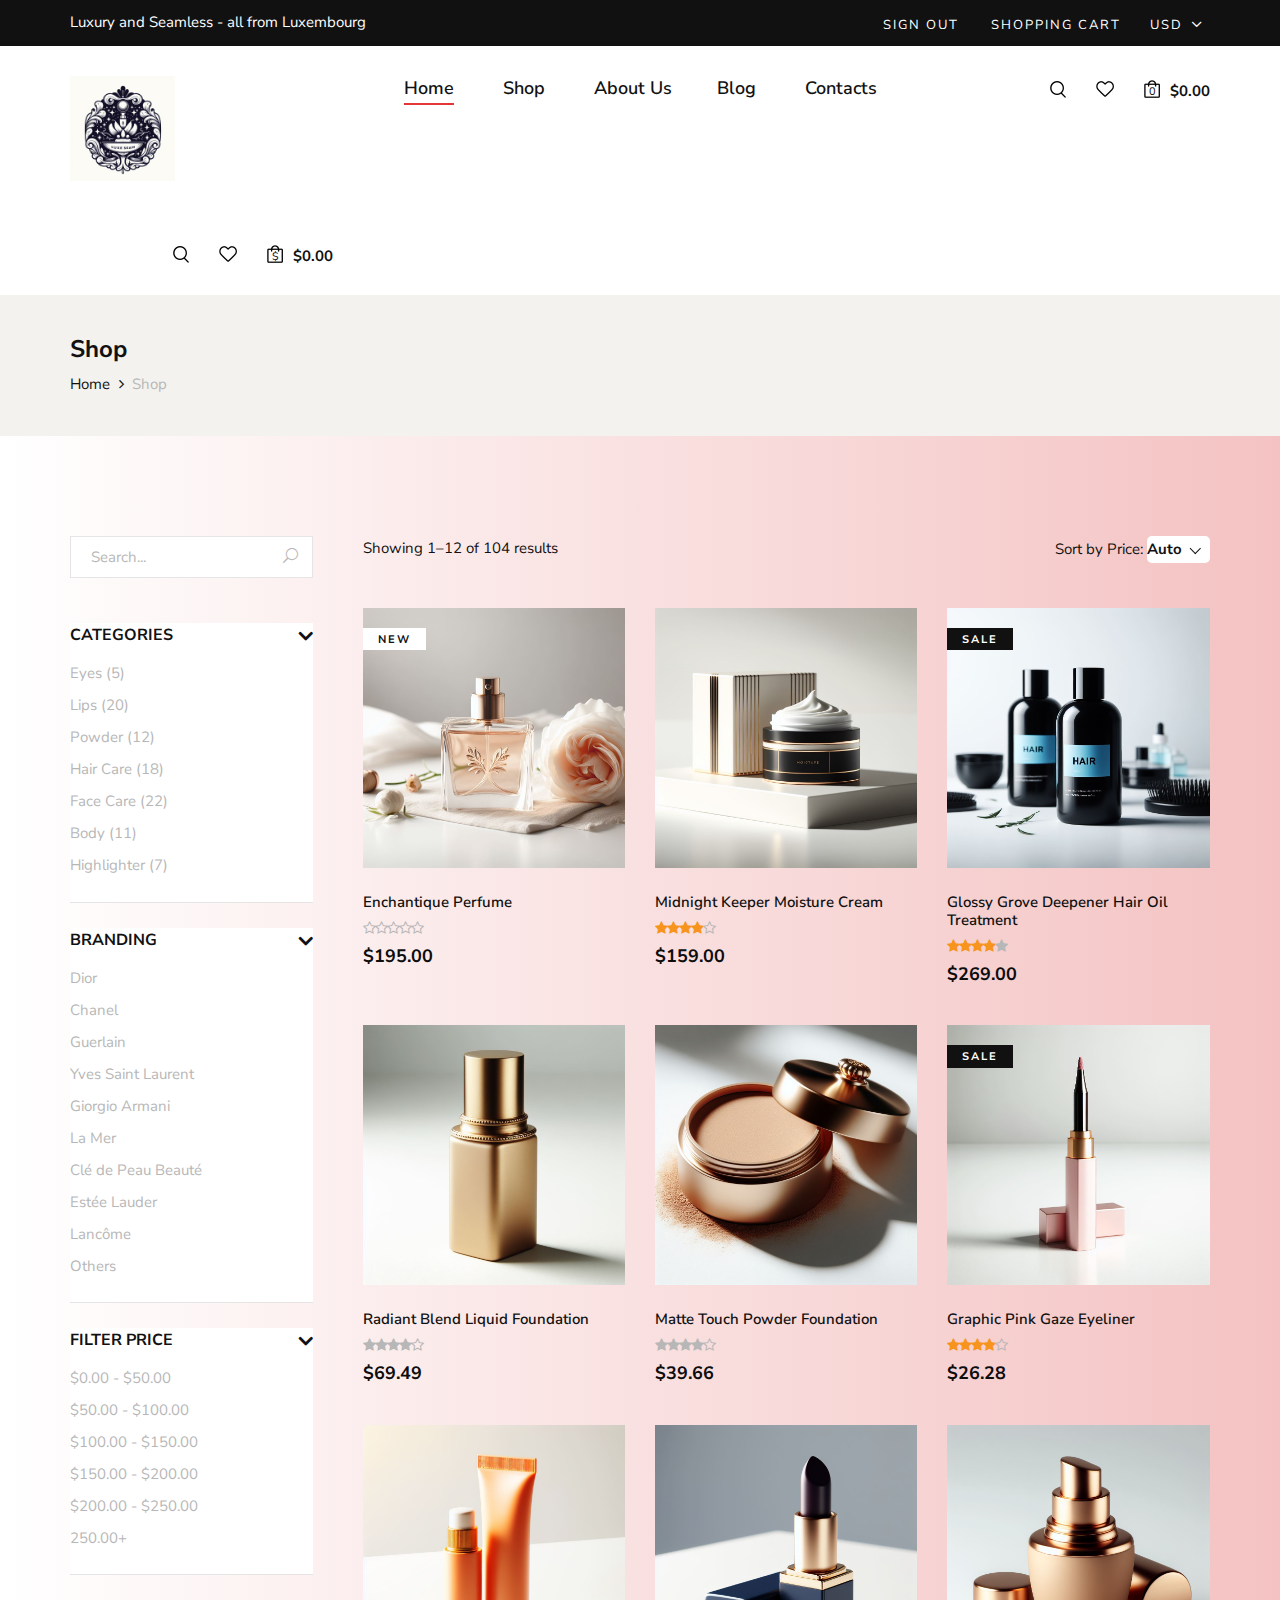
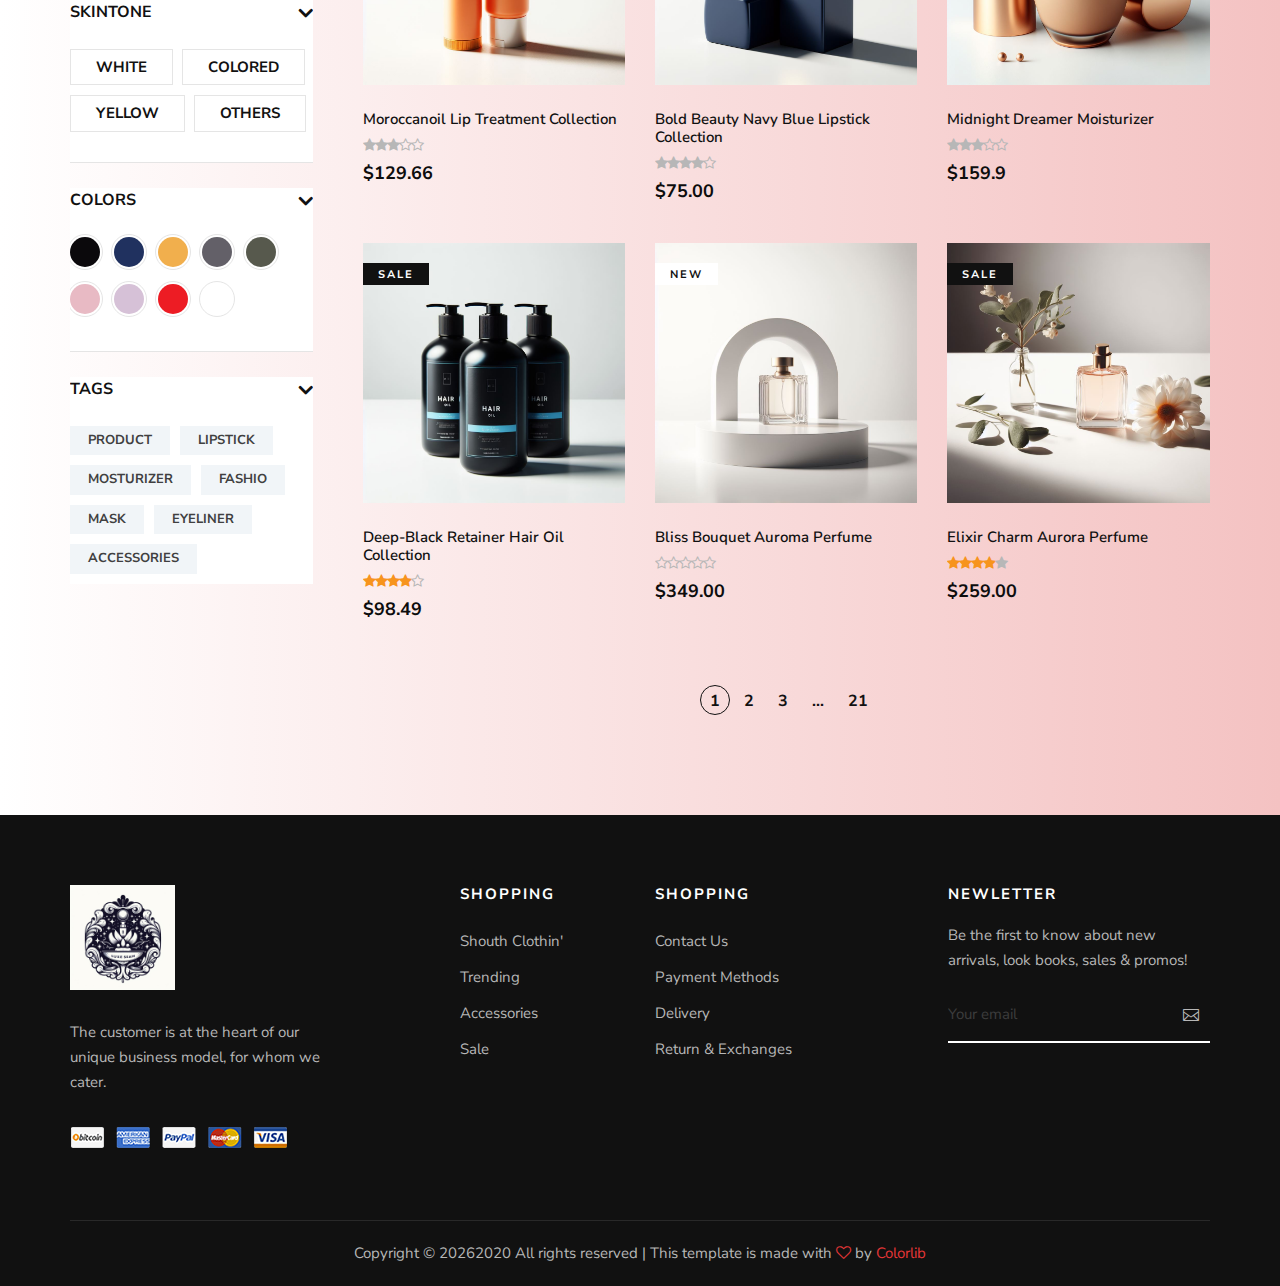
<file: shop.html>
<!DOCTYPE html>
<html lang="zxx">

<head>
    <meta charset="UTF-8">
    <meta name="description" content="Male_Fashion Template">
    <meta name="keywords" content="Male_Fashion, unica, creative, html">
    <meta name="viewport" content="width=device-width, initial-scale=1.0">
    <meta http-equiv="X-UA-Compatible" content="ie=edge">
    <title>LuxeSeam | Shop</title>

    <!-- Google Font -->
    <link href="https://fonts.googleapis.com/css2?family=Nunito+Sans:wght@300;400;600;700;800;900&display=swap"
    rel="stylesheet">

    <!-- Css Styles -->
    <link rel="stylesheet" href="css/bootstrap.min.css" type="text/css">
    <link rel="stylesheet" href="css/font-awesome.min.css" type="text/css">
    <link rel="stylesheet" href="css/elegant-icons.css" type="text/css">
    <link rel="stylesheet" href="css/magnific-popup.css" type="text/css">
    <link rel="stylesheet" href="css/nice-select.css" type="text/css">
    <link rel="stylesheet" href="css/owl.carousel.min.css" type="text/css">
    <link rel="stylesheet" href="css/slicknav.min.css" type="text/css">
    <link rel="stylesheet" href="css/style.css" type="text/css">
    <script type="text/javascript" data-cfasync="false" src="https://humanchat.net/build/js/hb_latest.js?v=1.5.12" crossorigin="anonymous"></script>
    <script>
        var aiBot = new AiBot({embedId: 'dkRPb2bTZgE3', remoteBaseUrl: 'https://humanchat.net/', version: '1.5.12'});
    </script>
</head>

<body>
    <!-- Page Preloder -->
    <div id="preloder">
        <div class="loader"></div>
    </div>

    <!-- Offcanvas Menu Begin -->
    <div class="offcanvas-menu-overlay"></div>
    <div class="offcanvas-menu-wrapper">
        <div class="offcanvas__option">
            <div class="offcanvas__links">
                <a href="login.html">Sign out</a>
                <a href="#">Shopping Cart</a>
            </div>
            <div class="offcanvas__top__hover">
                <span>Usd <i class="arrow_carrot-down"></i></span>
                <ul>
                    <li>USD</li>
                    <li>EUR</li>
                    <li>USD</li>
                </ul>
            </div>
        </div>
        <div class="offcanvas__nav__option">
            <a href="#" class="search-switch"><img src="img/icon/search.png" alt=""></a>
            <a href="#"><img src="img/icon/heart.png" alt=""></a>
            <a href="#"><img src="img/icon/cart.png" alt=""> <span>0</span></a>
            <div class="price">$0.00</div>
        </div>
        <div id="mobile-menu-wrap"></div>
        <div class="offcanvas__text">
            <p>Free shipping, 30-day return or refund guarantee.</p>
        </div>
    </div>
    <!-- Offcanvas Menu End -->

    <!-- Header Section Begin -->
    <header class="header">
        <div class="header__top">
            <div class="container">
                <div class="row">
                    <div class="col-lg-6 col-md-7">
                        <div class="header__top__left">
                            <p>Luxury and Seamless - all from Luxembourg </p>
                        </div>
                    </div>
                    <div class="col-lg-6 col-md-5">
                        <div class="header__top__right">
                            <div class="header__top__links">
                                <a href="#">Sign out</a>
                                <a href="#">Shopping Cart</a>
                            </div>
                            <div class="header__top__hover">
                                <span>Usd <i class="arrow_carrot-down"></i></span>
                                <ul>
                                    <li>USD</li>
                                    <li>EUR</li>
                                    <li>USD</li>
                                </ul>
                            </div>
                        </div>
                    </div>
                </div>
            </div>
        </div>
        <div class="container">
            <div class="row">
                <div class="col-lg-3 col-md-3">
                    <div class="header__logo">
                        <a href="./index.html"><img src="img/luxeseam_logo.jpg" width = 40% alt=""></a>
                    </div>
                </div>
                <div class="col-lg-6 col-md-6">
                    <nav class="header__menu mobile-menu">
                        <ul>
                            <li class="active"><a href="./index.html">Home</a></li>
                            <li><a href="./shop.html">Shop</a></li>
                            <li><a href="./aboutUs.html">About Us</a>
                            <li><a href="./blog.html">Blog</a></li>
                            <li><a href="./contact.html">Contacts</a></li>
                        </ul>
                    </nav>
                </div>
                <div class="col-lg-3 col-md-3">
                    <div class="header__nav__option">
                        <a href="#" class="search-switch"><img src="img/icon/search.png" alt=""></a>
                        <a href="#"><img src="img/icon/heart.png" alt=""></a>
                        <a href="#"><img src="img/icon/cart.png" alt=""> <span>0</span></a>
                        <div class="price">$0.00</div>
                    </div>
                </div>
                <div class="col-lg-3 col-md-3">
                    <div class="header__nav__option">
                        <a href="#" class="search-switch"><img src="img/icon/search.png" alt=""></a>
                        <a href="#"><img src="img/icon/heart.png" alt=""></a>
                        <a href="#"><img src="img/icon/cart.png" alt=""> <span>$</span></a>
                        <div class="price">$0.00</div>
                    </div>
                </div>
            </div>
            <div class="canvas__open"><i class="fa fa-bars"></i></div>
        </div>
    </header>
    <!-- Header Section End -->

    <!-- Breadcrumb Section Begin -->
    <section class="breadcrumb-option">
        <div class="container">
            <div class="row">
                <div class="col-lg-12">
                    <div class="breadcrumb__text">
                        <h4>Shop</h4>
                        <div class="breadcrumb__links">
                            <a href="./index.html">Home</a>
                            <span>Shop</span>
                        </div>
                    </div>
                </div>
            </div>
        </div>
    </section>
    <!-- Breadcrumb Section End -->

    <!-- Shop Section Begin -->
    <section class="shop spad">
        <div class="container">
            <div class="row">
                <div class="col-lg-3">
                    <div class="shop__sidebar">
                        <div class="shop__sidebar__search">
                            <form action="#">
                                <input type="text" placeholder="Search...">
                                <button type="submit"><span class="icon_search"></span></button>
                            </form>
                        </div>
                        <div class="shop__sidebar__accordion">
                            <div class="accordion" id="accordionExample">
                                <div class="card">
                                    <div class="card-heading">
                                        <a data-toggle="collapse" data-target="#collapseOne">Categories</a>
                                    </div>
                                    <div id="collapseOne" class="collapse show" data-parent="#accordionExample">
                                        <div class="card-body">
                                            <div class="shop__sidebar__categories">
                                                <ul class="nice-scroll">
                                                    <li><a href="#">Eyes (5)</a></li>
                                                    <li><a href="#">Lips (20)</a></li>
                                                    <li><a href="#">Powder (12)</a></li>
                                                    <li><a href="#">Hair Care (18)</a></li>
                                                    <li><a href="#">Face Care (22)</a></li>
                                                    <li><a href="#">Body (11)</a></li>
                                                    <li><a href="#">Highlighter (7)</a></li>
                                                    <li><a href="#">Accessories (24)</a></li>
                                                    <li><a href="#">Others (10)</a></li>
                                                </ul>
                                            </div>
                                        </div>
                                    </div>
                                </div>
                                <div class="card">
                                    <div class="card-heading">
                                        <a data-toggle="collapse" data-target="#collapseTwo">Branding</a>
                                    </div>
                                    <div id="collapseTwo" class="collapse show" data-parent="#accordionExample">
                                        <div class="card-body">
                                            <div class="shop__sidebar__brand">
                                                <ul>
                                                    <li><a href="#">Dior</a></li>
                                                    <li><a href="#">Chanel</a></li>
                                                    <li><a href="#">Guerlain</a></li>
                                                    <li><a href="#">Yves Saint Laurent</a></li>
                                                    <li><a href="#">Giorgio Armani</a></li>
                                                    <li><a href="#">La Mer</a></li>
                                                    <li><a href="#">Clé de Peau Beauté</a></li>
                                                    <li><a href="#">Estée Lauder</a></li>
                                                    <li><a href="#">Lancôme</a></li>
                                                    <li><a href="#">Others</a></li>
                                                </ul>
                                            </div>
                                        </div>
                                    </div>
                                </div>
                                <div class="card">
                                    <div class="card-heading">
                                        <a data-toggle="collapse" data-target="#collapseThree">Filter Price</a>
                                    </div>
                                    <div id="collapseThree" class="collapse show" data-parent="#accordionExample">
                                        <div class="card-body">
                                            <div class="shop__sidebar__price">
                                                <ul>
                                                    <li><a href="#">$0.00 - $50.00</a></li>
                                                    <li><a href="#">$50.00 - $100.00</a></li>
                                                    <li><a href="#">$100.00 - $150.00</a></li>
                                                    <li><a href="#">$150.00 - $200.00</a></li>
                                                    <li><a href="#">$200.00 - $250.00</a></li>
                                                    <li><a href="#">250.00+</a></li>
                                                </ul>
                                            </div>
                                        </div>
                                    </div>
                                </div>
                                <div class="card">
                                    <div class="card-heading">
                                        <a data-toggle="collapse" data-target="#collapseFour">Skintone</a>
                                    </div>
                                    <div id="collapseFour" class="collapse show" data-parent="#accordionExample">
                                        <div class="card-body">
                                            <div class="shop__sidebar__size">
                                                <label for="xs">White
                                                    <input type="radio" id="xs">
                                                </label>
                                                <label for="sm">Colored
                                                    <input type="radio" id="sm">
                                                </label>
                                                <label for="md">Yellow
                                                    <input type="radio" id="md">
                                                </label>
                                                <label for="md">Others
                                                    <input type="radio" id="md">
                                                </label>
                                            </div>
                                        </div>
                                    </div>
                                </div>
                                <div class="card">
                                    <div class="card-heading">
                                        <a data-toggle="collapse" data-target="#collapseFive">Colors</a>
                                    </div>
                                    <div id="collapseFive" class="collapse show" data-parent="#accordionExample">
                                        <div class="card-body">
                                            <div class="shop__sidebar__color">
                                                <label class="c-1" for="sp-1">
                                                    <input type="radio" id="sp-1">
                                                </label>
                                                <label class="c-2" for="sp-2">
                                                    <input type="radio" id="sp-2">
                                                </label>
                                                <label class="c-3" for="sp-3">
                                                    <input type="radio" id="sp-3">
                                                </label>
                                                <label class="c-4" for="sp-4">
                                                    <input type="radio" id="sp-4">
                                                </label>
                                                <label class="c-5" for="sp-5">
                                                    <input type="radio" id="sp-5">
                                                </label>
                                                <label class="c-6" for="sp-6">
                                                    <input type="radio" id="sp-6">
                                                </label>
                                                <label class="c-7" for="sp-7">
                                                    <input type="radio" id="sp-7">
                                                </label>
                                                <label class="c-8" for="sp-8">
                                                    <input type="radio" id="sp-8">
                                                </label>
                                                <label class="c-9" for="sp-9">
                                                    <input type="radio" id="sp-9">
                                                </label>
                                            </div>
                                        </div>
                                    </div>
                                </div>
                                <div class="card">
                                    <div class="card-heading">
                                        <a data-toggle="collapse" data-target="#collapseSix">Tags</a>
                                    </div>
                                    <div id="collapseSix" class="collapse show" data-parent="#accordionExample">
                                        <div class="card-body">
                                            <div class="shop__sidebar__tags">
                                                <a href="#">Product</a>
                                                <a href="#">Lipstick</a>
                                                <a href="#">Mosturizer</a>
                                                <a href="#">Fashio</a>
                                                <a href="#">Mask</a>
                                                <a href="#">Eyeliner</a>
                                                <a href="#">Accessories</a>
                                            </div>
                                        </div>
                                    </div>
                                </div>
                            </div>
                        </div>
                    </div>
                </div>
                <div class="col-lg-9">
                    <div class="shop__product__option">
                        <div class="row">
                            <div class="col-lg-6 col-md-6 col-sm-6">
                                <div class="shop__product__option__left">
                                    <p>Showing 1–12 of 104 results</p>
                                </div>
                            </div>
                            <div class="col-lg-6 col-md-6 col-sm-6">
                                <div class="shop__product__option__right">
                                    <p>Sort by Price:</p>
                                    <select>
                                        <option value="">Auto</option>
                                        <option value="">Low - High</option>
                                        <option value="">High - Low</option>
                                    </select>
                                </div>
                            </div>
                        </div>
                    </div>
                    <div class="row">
                        <div class="col-lg-4 col-md-6 col-sm-6">
                            <div class="product__item">
                                <div class="product__item__pic set-bg" data-setbg="img/product/perfumeShowcase1.jpg">
                                    <span class="label">New</span>
                                    <ul class="product__hover">
                                        <li><a href="#"><img src="img/icon/heart.png" alt=""></a></li>
                                        <li><a href="#"><img src="img/icon/compare.png" alt=""> <span>Compare</span></a>
                                        </li>
                                        <li><a href="shop-details1.html"><img src="img/icon/search.png" alt=""></a></li>
                                    </ul>
                                </div>
                                <div class="product__item__text">
                                    <h6>Enchantique Perfume</h6>
                                    <a href="shopping-cart.html" class="add-cart">+ Add To Cart</a>
                                    <div class="rating">
                                        <i class="fa fa-star-o"></i>
                                        <i class="fa fa-star-o"></i>
                                        <i class="fa fa-star-o"></i>
                                        <i class="fa fa-star-o"></i>
                                        <i class="fa fa-star-o"></i>
                                    </div>
                                    <h5>$195.00</h5>
                                    <div class="product__color__select">
                                        <label for="pc-4">
                                            <input type="radio" id="pc-4">
                                        </label>
                                        <label class="active black" for="pc-5">
                                            <input type="radio" id="pc-5">
                                        </label>
                                        <label class="grey" for="pc-6">
                                            <input type="radio" id="pc-6">
                                        </label>
                                    </div>
                                </div>
                            </div>
                        </div>
                        <div class="col-lg-4 col-md-6 col-sm-6">
                            <div class="product__item sale">
                                <div class="product__item__pic set-bg" data-setbg="img/product/moistureShowcase.jpg">
                                    <ul class="product__hover">
                                        <li><a href="#"><img src="img/icon/heart.png" alt=""></a></li>
                                        <li><a href="#"><img src="img/icon/compare.png" alt=""> <span>Compare</span></a>
                                        </li>
                                        <li><a href="#"><img src="img/icon/search.png" alt=""></a></li>
                                    </ul>
                                </div>
                                <div class="product__item__text">
                                    <h6>Midnight Keeper Moisture Cream</h6>
                                    <a href="#" class="add-cart">+ Add To Cart</a>
                                    <div class="rating">
                                        <i class="fa fa-star"></i>
                                        <i class="fa fa-star"></i>
                                        <i class="fa fa-star"></i>
                                        <i class="fa fa-star"></i>
                                        <i class="fa fa-star-o"></i>
                                    </div>
                                    <h5>$159.00</h5>
                                    <div class="product__color__select">
                                        <label for="pc-7">
                                            <input type="radio" id="pc-7">
                                        </label>
                                        <label class="active black" for="pc-8">
                                            <input type="radio" id="pc-8">
                                        </label>
                                        <label class="grey" for="pc-9">
                                            <input type="radio" id="pc-9">
                                        </label>
                                    </div>
                                </div>
                            </div>
                        </div>
                        <div class="col-lg-4 col-md-6 col-sm-6">
                            <div class="product__item sale">
                                <div class="product__item__pic set-bg" data-setbg="img/product/hairOilShowcase.jpg">
                                    <span class="label">Sale</span>
                                    <ul class="product__hover">
                                        <li><a href="#"><img src="img/icon/heart.png" alt=""></a></li>
                                        <li><a href="#"><img src="img/icon/compare.png" alt=""> <span>Compare</span></a>
                                        </li>
                                        <li><a href="#"><img src="img/icon/search.png" alt=""></a></li>
                                    </ul>
                                </div>
                                <div class="product__item__text">
                                    <h6>Glossy Grove Deepener Hair Oil Treatment</h6>
                                    <a href="#" class="add-cart">+ Add To Cart</a>
                                    <div class="rating">
                                        <i class="fa fa-star"></i>
                                        <i class="fa fa-star"></i>
                                        <i class="fa fa-star"></i>
                                        <i class="fa fa-star"></i>
                                        <i class="fa fa-star"></i>
                                    </div>
                                    <h5>$269.00</h5>
                                    <div class="product__color__select">
                                        <label for="pc-10">
                                            <input type="radio" id="pc-10">
                                        </label>
                                        <label class="active black" for="pc-11">
                                            <input type="radio" id="pc-11">
                                        </label>
                                        <label class="grey" for="pc-12">
                                            <input type="radio" id="pc-12">
                                        </label>
                                    </div>
                                </div>
                            </div>
                        </div>
                        <div class="col-lg-4 col-md-6 col-sm-6">
                            <div class="product__item">
                                <div class="product__item__pic set-bg" data-setbg="img/product/foundationShowcase.jpg">
                                    <ul class="product__hover">
                                        <li><a href="#"><img src="img/icon/heart.png" alt=""></a></li>
                                        <li><a href="#"><img src="img/icon/compare.png" alt=""> <span>Compare</span></a>
                                        </li>
                                        <li><a href="#"><img src="img/icon/search.png" alt=""></a></li>
                                    </ul>
                                </div>
                                <div class="product__item__text">
                                    <h6>Radiant Blend Liquid Foundation</h6>
                                    <a href="#" class="add-cart">+ Add To Cart</a>
                                    <div class="rating">
                                        <i class="fa fa-star"></i>
                                        <i class="fa fa-star"></i>
                                        <i class="fa fa-star"></i>
                                        <i class="fa fa-star"></i>
                                        <i class="fa fa-star-o"></i>
                                    </div>
                                    <h5>$69.49</h5>
                                    <div class="product__color__select">
                                        <label for="pc-16">
                                            <input type="radio" id="pc-16">
                                        </label>
                                        <label class="active black" for="pc-17">
                                            <input type="radio" id="pc-17">
                                        </label>
                                        <label class="grey" for="pc-18">
                                            <input type="radio" id="pc-18">
                                        </label>
                                    </div>
                                </div>
                            </div>
                        </div>
                        <div class="col-lg-4 col-md-6 col-sm-6">
                            <div class="product__item">
                                <div class="product__item__pic set-bg" data-setbg="img/product/pfoundsc.jpg">
                                    <ul class="product__hover">
                                        <li><a href="#"><img src="img/icon/heart.png" alt=""></a></li>
                                        <li><a href="#"><img src="img/icon/compare.png" alt=""> <span>Compare</span></a>
                                        </li>
                                        <li><a href="#"><img src="img/icon/search.png" alt=""></a></li>
                                    </ul>
                                </div>
                                <div class="product__item__text">
                                    <h6>Matte Touch Powder Foundation</h6>
                                    <a href="#" class="add-cart">+ Add To Cart</a>
                                    <div class="rating">
                                        <i class="fa fa-star"></i>
                                        <i class="fa fa-star"></i>
                                        <i class="fa fa-star"></i>
                                        <i class="fa fa-star"></i>
                                        <i class="fa fa-star-o"></i>
                                    </div>
                                    <h5>$39.66</h5>
                                    <div class="product__color__select">
                                        <label for="pc-19">
                                            <input type="radio" id="pc-19">
                                        </label>
                                        <label class="active black" for="pc-20">
                                            <input type="radio" id="pc-20">
                                        </label>
                                        <label class="grey" for="pc-21">
                                            <input type="radio" id="pc-21">
                                        </label>
                                    </div>
                                </div>
                            </div>
                        </div>
                        <div class="col-lg-4 col-md-6 col-sm-6">
                            <div class="product__item sale">
                                <div class="product__item__pic set-bg" data-setbg="img/product/eyelinerShowcase.jpg">
                                    <span class="label">Sale</span>
                                    <ul class="product__hover">
                                        <li><a href="#"><img src="img/icon/heart.png" alt=""></a></li>
                                        <li><a href="#"><img src="img/icon/compare.png" alt=""> <span>Compare</span></a>
                                        </li>
                                        <li><a href="#"><img src="img/icon/search.png" alt=""></a></li>
                                    </ul>
                                </div>
                                <div class="product__item__text">
                                    <h6>Graphic Pink Gaze Eyeliner</h6>
                                    <a href="#" class="add-cart">+ Add To Cart</a>
                                    <div class="rating">
                                        <i class="fa fa-star"></i>
                                        <i class="fa fa-star"></i>
                                        <i class="fa fa-star"></i>
                                        <i class="fa fa-star"></i>
                                        <i class="fa fa-star-o"></i>
                                    </div>
                                    <h5>$26.28</h5>
                                    <div class="product__color__select">
                                        <label for="pc-22">
                                            <input type="radio" id="pc-22">
                                        </label>
                                        <label class="active black" for="pc-23">
                                            <input type="radio" id="pc-23">
                                        </label>
                                        <label class="grey" for="pc-24">
                                            <input type="radio" id="pc-24">
                                        </label>
                                    </div>
                                </div>
                            </div>
                        </div>
                        <div class="col-lg-4 col-md-6 col-sm-6">
                            <div class="product__item">
                                <div class="product__item__pic set-bg" data-setbg="img/product/lipBalmShowcase.jpg">
                                    <ul class="product__hover">
                                        <li><a href="#"><img src="img/icon/heart.png" alt=""></a></li>
                                        <li><a href="#"><img src="img/icon/compare.png" alt=""> <span>Compare</span></a>
                                        </li>
                                        <li><a href="#"><img src="img/icon/search.png" alt=""></a></li>
                                    </ul>
                                </div>
                                <div class="product__item__text">
                                    <h6>Moroccanoil Lip Treatment Collection</h6>
                                    <a href="#" class="add-cart">+ Add To Cart</a>
                                    <div class="rating">
                                        <i class="fa fa-star"></i>
                                        <i class="fa fa-star"></i>
                                        <i class="fa fa-star"></i>
                                        <i class="fa fa-star-o"></i>
                                        <i class="fa fa-star-o"></i>
                                    </div>
                                    <h5>$129.66</h5>
                                    <div class="product__color__select">
                                        <label for="pc-25">
                                            <input type="radio" id="pc-25">
                                        </label>
                                        <label class="active black" for="pc-26">
                                            <input type="radio" id="pc-26">
                                        </label>
                                        <label class="grey" for="pc-27">
                                            <input type="radio" id="pc-27">
                                        </label>
                                    </div>
                                </div>
                            </div>
                        </div>
                        <div class="col-lg-4 col-md-6 col-sm-6">
                            <div class="product__item">
                                <div class="product__item__pic set-bg" data-setbg="img/product/lipStickShowcase.jpg">
                                    <ul class="product__hover">
                                        <li><a href="#"><img src="img/icon/heart.png" alt=""></a></li>
                                        <li><a href="#"><img src="img/icon/compare.png" alt=""> <span>Compare</span></a>
                                        </li>
                                        <li><a href="shop-details.html"><img src="img/icon/search.png" alt=""></a></li>
                                    </ul>
                                </div>
                                <div class="product__item__text">
                                    <h6>Bold Beauty Navy Blue Lipstick Collection</h6>
                                    <a href="#" class="add-cart">+ Add To Cart</a>
                                    <div class="rating">
                                        <i class="fa fa-star"></i>
                                        <i class="fa fa-star"></i>
                                        <i class="fa fa-star"></i>
                                        <i class="fa fa-star"></i>
                                        <i class="fa fa-star-o"></i>
                                    </div>
                                    <h5>$75.00</h5>
                                    <div class="product__color__select">
                                        <label for="pc-28">
                                            <input type="radio" id="pc-28">
                                        </label>
                                        <label class="active black" for="pc-29">
                                            <input type="radio" id="pc-29">
                                        </label>
                                        <label class="grey" for="pc-30">
                                            <input type="radio" id="pc-30">
                                        </label>
                                    </div>
                                </div>
                            </div>
                        </div>
                        <div class="col-lg-4 col-md-6 col-sm-6">
                            <div class="product__item">
                                <div class="product__item__pic set-bg" data-setbg="img/product/foundationA.1.jpg">
                                    <ul class="product__hover">
                                        <li><a href="#"><img src="img/icon/heart.png" alt=""></a></li>
                                        <li><a href="#"><img src="img/icon/compare.png" alt=""> <span>Compare</span></a>
                                        </li>
                                        <li><a href="#"><img src="img/icon/search.png" alt=""></a></li>
                                    </ul>
                                </div>
                                <div class="product__item__text">
                                    <h6>Midnight Dreamer Moisturizer</h6>
                                    <a href="#" class="add-cart">+ Add To Cart</a>
                                    <div class="rating">
                                        <i class="fa fa-star"></i>
                                        <i class="fa fa-star"></i>
                                        <i class="fa fa-star"></i>
                                        <i class="fa fa-star-o"></i>
                                        <i class="fa fa-star-o"></i>
                                    </div>
                                    <h5>$159.9</h5>
                                    <div class="product__color__select">
                                        <label for="pc-31">
                                            <input type="radio" id="pc-31">
                                        </label>
                                        <label class="active black" for="pc-32">
                                            <input type="radio" id="pc-32">
                                        </label>
                                        <label class="grey" for="pc-33">
                                            <input type="radio" id="pc-33">
                                        </label>
                                    </div>
                                </div>
                            </div>
                        </div>
                        <div class="col-lg-4 col-md-6 col-sm-6">
                            <div class="product__item sale">
                                <div class="product__item__pic set-bg" data-setbg="img/product/hairoilA.1.jpg">
                                    <span class="label">Sale</span>
                                    <ul class="product__hover">
                                        <li><a href="#"><img src="img/icon/heart.png" alt=""></a></li>
                                        <li><a href="#"><img src="img/icon/compare.png" alt=""> <span>Compare</span></a>
                                        </li>
                                        <li><a href="#"><img src="img/icon/search.png" alt=""></a></li>
                                    </ul>
                                </div>
                                <div class="product__item__text">
                                    <h6>Deep-Black Retainer Hair Oil Collection</h6>
                                    <a href="#" class="add-cart">+ Add To Cart</a>
                                    <div class="rating">
                                        <i class="fa fa-star"></i>
                                        <i class="fa fa-star"></i>
                                        <i class="fa fa-star"></i>
                                        <i class="fa fa-star"></i>
                                        <i class="fa fa-star-o"></i>
                                    </div>
                                    <h5>$98.49</h5>
                                    <div class="product__color__select">
                                        <label for="pc-34">
                                            <input type="radio" id="pc-34">
                                        </label>
                                        <label class="active black" for="pc-35">
                                            <input type="radio" id="pc-35">
                                        </label>
                                        <label class="grey" for="pc-36">
                                            <input type="radio" id="pc-36">
                                        </label>
                                    </div>
                                </div>
                            </div>
                        </div>
                        <div class="col-lg-4 col-md-6 col-sm-6">
                            <div class="product__item">
                                <div class="product__item__pic set-bg" data-setbg="img/product/perfumeB.1.jpg">
                                    <span class="label">New</span>
                                    <ul class="product__hover">
                                        <li><a href="#"><img src="img/icon/heart.png" alt=""></a></li>
                                        <li><a href="#"><img src="img/icon/compare.png" alt=""> <span>Compare</span></a>
                                        </li>
                                        <li><a href="#"><img src="img/icon/search.png" alt=""></a></li>
                                    </ul>
                                </div>
                                <div class="product__item__text">
                                    <h6>Bliss Bouquet Auroma Perfume</h6>
                                    <a href="#" class="add-cart">+ Add To Cart</a>
                                    <div class="rating">
                                        <i class="fa fa-star-o"></i>
                                        <i class="fa fa-star-o"></i>
                                        <i class="fa fa-star-o"></i>
                                        <i class="fa fa-star-o"></i>
                                        <i class="fa fa-star-o"></i>
                                    </div>
                                    <h5>$349.00</h5>
                                    <div class="product__color__select">
                                        <label for="pc-37">
                                            <input type="radio" id="pc-37">
                                        </label>
                                        <label class="active black" for="pc-38">
                                            <input type="radio" id="pc-38">
                                        </label>
                                        <label class="grey" for="pc-39">
                                            <input type="radio" id="pc-39">
                                        </label>
                                    </div>
                                </div>
                            </div>
                        </div>
                        <div class="col-lg-4 col-md-6 col-sm-6">
                            <div class="product__item sale">
                                <div class="product__item__pic set-bg" data-setbg="img/product/perfumeA.4.jpg">
                                    <span class="label">Sale</span>
                                    <ul class="product__hover">
                                        <li><a href="#"><img src="img/icon/heart.png" alt=""></a></li>
                                        <li><a href="#"><img src="img/icon/compare.png" alt=""> <span>Compare</span></a>
                                        </li>
                                        <li><a href="#"><img src="img/icon/search.png" alt=""></a></li>
                                    </ul>
                                </div>
                                <div class="product__item__text">
                                    <h6>Elixir Charm Aurora Perfume</h6>
                                    <a href="#" class="add-cart">+ Add To Cart</a>
                                    <div class="rating">
                                        <i class="fa fa-star"></i>
                                        <i class="fa fa-star"></i>
                                        <i class="fa fa-star"></i>
                                        <i class="fa fa-star"></i>
                                        <i class="fa fa-star"></i>
                                    </div>
                                    <h5>$259.00</h5>
                                    <div class="product__color__select">
                                        <label for="pc-40">
                                            <input type="radio" id="pc-40">
                                        </label>
                                        <label class="active black" for="pc-41">
                                            <input type="radio" id="pc-41">
                                        </label>
                                        <label class="grey" for="pc-42">
                                            <input type="radio" id="pc-42">
                                        </label>
                                    </div>
                                </div>
                            </div>
                        </div>
                    </div>
                    <div class="row">
                        <div class="col-lg-12">
                            <div class="product__pagination">
                                <a class="active" href="#">1</a>
                                <a href="#">2</a>
                                <a href="#">3</a>
                                <span>...</span>
                                <a href="#">21</a>
                            </div>
                        </div>
                    </div>
                </div>
            </div>
        </div>
    </section>
    <!-- Shop Section End -->

    <!-- Footer Section Begin -->
    <footer class="footer">
        <div class="container">
            <div class="row">
                <div class="col-lg-3 col-md-6 col-sm-6">
                    <div class="footer__about">
                        <div class="footer__logo">
                            <a href="#"><img src="img/luxeseam_logo.jpg" width = 40% alt=""></a>
                        </div>
                        <p>The customer is at the heart of our unique business model, for whom we cater.</p>
                        <a href="#"><img src="img/payment.png" alt=""></a>
                    </div>
                </div>
                <div class="col-lg-2 offset-lg-1 col-md-3 col-sm-6">
                    <div class="footer__widget">
                        <h6>Shopping</h6>
                        <ul>
                            <li><a href="#">Shouth Clothin'</a></li>
                            <li><a href="#">Trending</a></li>
                            <li><a href="#">Accessories</a></li>
                            <li><a href="#">Sale</a></li>
                        </ul>
                    </div>
                </div>
                <div class="col-lg-2 col-md-3 col-sm-6">
                    <div class="footer__widget">
                        <h6>Shopping</h6>
                        <ul>
                            <li><a href="#">Contact Us</a></li>
                            <li><a href="#">Payment Methods</a></li>
                            <li><a href="#">Delivery</a></li>
                            <li><a href="#">Return & Exchanges</a></li>
                        </ul>
                    </div>
                </div>
                <div class="col-lg-3 offset-lg-1 col-md-6 col-sm-6">
                    <div class="footer__widget">
                        <h6>NewLetter</h6>
                        <div class="footer__newslatter">
                            <p>Be the first to know about new arrivals, look books, sales & promos!</p>
                            <form action="#">
                                <input type="text" placeholder="Your email">
                                <button type="submit"><span class="icon_mail_alt"></span></button>
                            </form>
                        </div>
                    </div>
                </div>
            </div>
            <div class="row">
                <div class="col-lg-12 text-center">
                    <div class="footer__copyright__text">
                        <!-- Link back to Colorlib can't be removed. Template is licensed under CC BY 3.0. -->
                        <p>Copyright ©
                            <script>
                                document.write(new Date().getFullYear());
                            </script>2020
                            All rights reserved | This template is made with <i class="fa fa-heart-o"
                            aria-hidden="true"></i> by <a href="https://colorlib.com" target="_blank">Colorlib</a>
                        </p>
                        <!-- Link back to Colorlib can't be removed. Template is licensed under CC BY 3.0. -->
                    </div>
                </div>
            </div>
        </div>
    </footer>
    <!-- Footer Section End -->

    <!-- Search Begin -->
    <div class="search-model">
        <div class="h-100 d-flex align-items-center justify-content-center">
            <div class="search-close-switch">+</div>
            <form class="search-model-form">
                <input type="text" id="search-input" placeholder="Search here.....">
            </form>
        </div>
    </div>
    <!-- Search End -->

    <!-- Js Plugins -->
    <script src="js/jquery-3.3.1.min.js"></script>
    <script src="js/bootstrap.min.js"></script>
    <script src="js/jquery.nice-select.min.js"></script>
    <script src="js/jquery.nicescroll.min.js"></script>
    <script src="js/jquery.magnific-popup.min.js"></script>
    <script src="js/jquery.countdown.min.js"></script>
    <script src="js/jquery.slicknav.js"></script>
    <script src="js/mixitup.min.js"></script>
    <script src="js/owl.carousel.min.js"></script>
    <script src="js/main.js"></script>
</body>

</html>
</file>
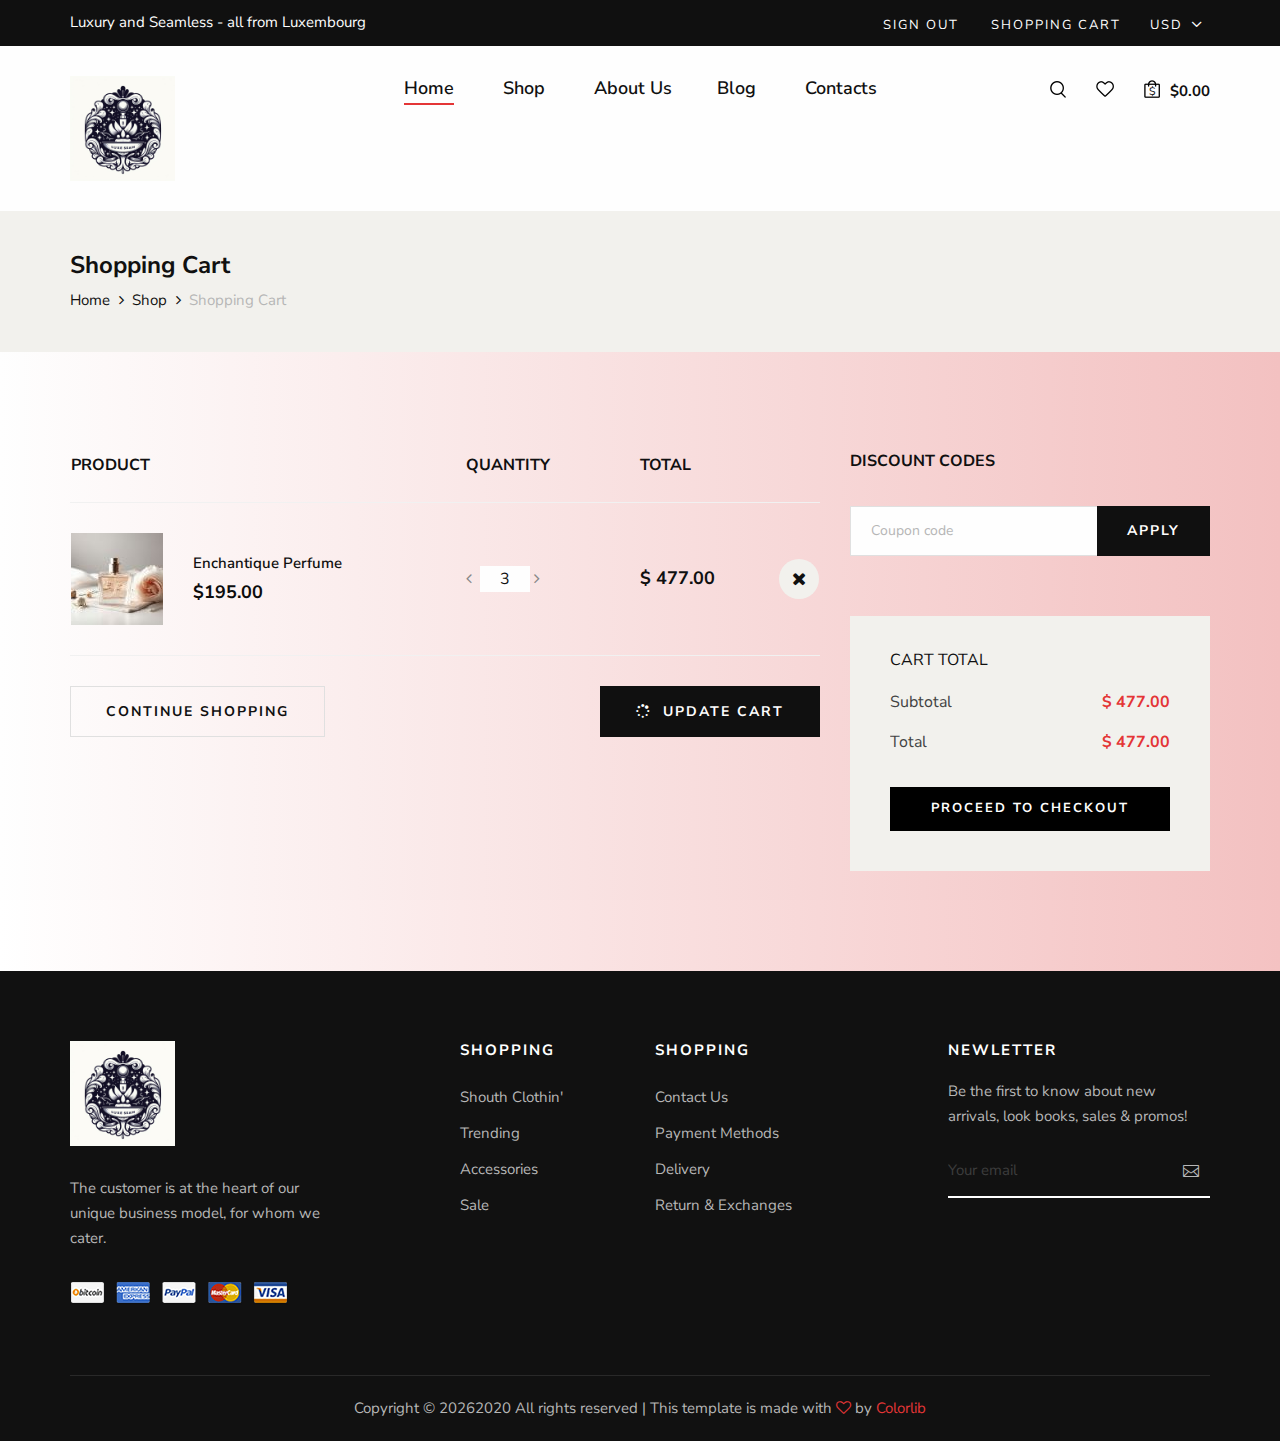
<file: shopping-cart.html>
<!DOCTYPE html>
<html lang="zxx">

<head>
    <meta charset="UTF-8">
    <meta name="description" content="Male_Fashion Template">
    <meta name="keywords" content="Male_Fashion, unica, creative, html">
    <meta name="viewport" content="width=device-width, initial-scale=1.0">
    <meta http-equiv="X-UA-Compatible" content="ie=edge">
    <title>LuxeSeam | Shopping Cart</title>

    <!-- Google Font -->
    <link href="https://fonts.googleapis.com/css2?family=Nunito+Sans:wght@300;400;600;700;800;900&display=swap"
    rel="stylesheet">

    <!-- Css Styles -->
    <link rel="stylesheet" href="css/bootstrap.min.css" type="text/css">
    <link rel="stylesheet" href="css/font-awesome.min.css" type="text/css">
    <link rel="stylesheet" href="css/elegant-icons.css" type="text/css">
    <link rel="stylesheet" href="css/magnific-popup.css" type="text/css">
    <link rel="stylesheet" href="css/nice-select.css" type="text/css">
    <link rel="stylesheet" href="css/owl.carousel.min.css" type="text/css">
    <link rel="stylesheet" href="css/slicknav.min.css" type="text/css">
    <link rel="stylesheet" href="css/style.css" type="text/css">
</head>

<body>
    <!-- Page Preloder -->
    <div id="preloder">
        <div class="loader"></div>
    </div>

    <!-- Offcanvas Menu Begin -->
    <div class="offcanvas-menu-overlay"></div>
    <div class="offcanvas-menu-wrapper">
        <div class="offcanvas__option">
            <div class="offcanvas__links">
                <a href="#">Sign in</a>
                <a href="#">Shopping Cart</a>
            </div>
            <div class="offcanvas__top__hover">
                <span>Usd <i class="arrow_carrot-down"></i></span>
                <ul>
                    <li>USD</li>
                    <li>EUR</li>
                    <li>USD</li>
                </ul>
            </div>
        </div>
        <div class="offcanvas__nav__option">
            <a href="#" class="search-switch"><img src="img/icon/search.png" alt=""></a>
            <a href="#"><img src="img/icon/heart.png" alt=""></a>
            <a href="#"><img src="img/icon/cart.png" alt=""> <span>0</span></a>
            <div class="price">$0.00</div>
        </div>
        <div id="mobile-menu-wrap"></div>
        <div class="offcanvas__text">
            <p>Free shipping, 30-day return or refund guarantee.</p>
        </div>
    </div>
    <!-- Offcanvas Menu End -->

    <!-- Header Section Begin -->
    <div class="offcanvas-menu-overlay"></div>
    <div class="offcanvas-menu-wrapper">
        <div class="offcanvas__option">
            <div class="offcanvas__links">
                <a href="login.html">Sign out</a>
                <a href="shopping-cart.html">Shopping Cart</a>
            </div>
            <div class="offcanvas__top__hover">
                <span>Usd <i class="arrow_carrot-down"></i></span>
                <ul>
                    <li>USD</li>
                    <li>EUR</li>
                    <li>USD</li>
                </ul>
            </div>
        </div>
        <div class="offcanvas__nav__option">
            <a href="#" class="search-switch"><img src="img/icon/search.png" alt=""></a>
            <a href="#"><img src="img/icon/heart.png" alt=""></a>
            <a href="#"><img src="img/icon/cart.png" alt=""> <span>0</span></a>
            <div class="price">$0.00</div>
        </div>
        <div id="mobile-menu-wrap"></div>
        <div class="offcanvas__text">
            <p>Free shipping, 30-day return or refund guarantee.</p>
        </div>
    </div>
    <!-- Offcanvas Menu End -->

    <!-- Header Section Begin -->
    <header class="header">
        <div class="header__top">
            <div class="container">
                <div class="row">
                    <div class="col-lg-6 col-md-7">
                        <div class="header__top__left">
                            <p>Luxury and Seamless - all from Luxembourg </p>
                        </div>
                    </div>
                    <div class="col-lg-6 col-md-5">
                        <div class="header__top__right">
                            <div class="header__top__links">
                                <a href="login.html">Sign out</a>
                                <a href="./shopping-cart.html">Shopping Cart</a>
                            </div>
                            <div class="header__top__hover">
                                <span>Usd <i class="arrow_carrot-down"></i></span>
                                <ul>
                                    <li>USD</li>
                                    <li>EUR</li>
                                    <li>USD</li>
                                </ul>
                            </div>
                        </div>
                    </div>
                </div>
            </div>
        </div>
        <div class="container">
            <div class="row">
                <div class="col-lg-3 col-md-3">
                    <div class="header__logo">
                        <a href="./index.html"><img src="img/luxeseam_logo.jpg" width = 40% alt=""></a>
                    </div>
                </div>
                <div class="col-lg-6 col-md-6">
                    <nav class="header__menu mobile-menu">
                        <ul>
                            <li class="active"><a href="./index.html">Home</a></li>
                            <li><a href="./shop.html">Shop</a></li>
                            <li><a href="./aboutUs.html">About Us</a>
                            <li><a href="./blog.html">Blog</a></li>
                            <li><a href="./contact.html">Contacts</a></li>
                        </ul>
                    </nav>
                </div>
                <div class="col-lg-3 col-md-3">
                    <div class="header__nav__option">
                        <a href="#" class="search-switch"><img src="img/icon/search.png" alt=""></a>
                        <a href="#"><img src="img/icon/heart.png" alt=""></a>
                        <a href="shopping-cart.html"><img src="img/icon/cart.png" alt=""> <span>$</span></a>
                        <div class="price">$0.00</div>
                    </div>
                </div>
            </div>
            <div class="canvas__open"><i class="fa fa-bars"></i></div>
        </div>
    </header>
    <!-- Header Section End -->

    <!-- Breadcrumb Section Begin -->
    <section class="breadcrumb-option">
        <div class="container">
            <div class="row">
                <div class="col-lg-12">
                    <div class="breadcrumb__text">
                        <h4>Shopping Cart</h4>
                        <div class="breadcrumb__links">
                            <a href="./index.html">Home</a>
                            <a href="./shop.html">Shop</a>
                            <span>Shopping Cart</span>
                        </div>
                    </div>
                </div>
            </div>
        </div>
    </section>
    <!-- Breadcrumb Section End -->

    <!-- Shopping Cart Section Begin -->
    <section class="shopping-cart spad">
        <div class="container">
            <div class="row">
                <div class="col-lg-8">
                    <div class="shopping__cart__table">
                        <table>
                            <thead>
                                <tr>
                                    <th>Product</th>
                                    <th>Quantity</th>
                                    <th>Total</th>
                                    <th></th>
                                </tr>
                            </thead>
                            <tbody>
                                <tr>
                                    <td class="product__cart__item">
                                        <div class="product__cart__item__pic">
                                            <img src="img/shopping-cart/perfumeShowcase1small.jpg" alt="">
                                        </div>
                                        <div class="product__cart__item__text">
                                            <h6>Enchantique Perfume</h6>
                                            <h5>$195.00</h5>
                                        </div>
                                    </td>
                                    <td class="quantity__item">
                                        <div class="quantity">
                                            <div class="pro-qty-2">
                                                <input type="text" value="3">
                                            </div>
                                        </div>
                                    </td>
                                    <td class="cart__price">$ 477.00</td>
                                    <td class="cart__close"><i class="fa fa-close"></i></td>
                                </tr>
                            </tbody>
                        </table>
                    </div>
                    <div class="row">
                        <div class="col-lg-6 col-md-6 col-sm-6">
                            <div class="continue__btn">
                                <a href="shop.html">Continue Shopping</a>
                            </div>
                        </div>
                        <div class="col-lg-6 col-md-6 col-sm-6">
                            <div class="continue__btn update__btn">
                                <a href="shopping-cart.html"><i class="fa fa-spinner"></i> Update cart</a>
                            </div>
                        </div>
                    </div>
                </div>
                <div class="col-lg-4">
                    <div class="cart__discount">
                        <h6>Discount codes</h6>
                        <form action="#">
                            <input type="text" placeholder="Coupon code">
                            <button type="submit">Apply</button>
                        </form>
                    </div>
                    <div class="cart__total">
                        <h6>Cart total</h6>
                        <ul>
                            <li>Subtotal <span>$ 477.00</span></li>
                            <li>Total <span>$ 477.00</span></li>
                        </ul>
                        <a href="checkout.html" class="primary-btn">Proceed to checkout</a>
                    </div>
                </div>
            </div>
        </div>
    </section>
    <!-- Shopping Cart Section End -->

    <!-- Footer Section Begin -->
    <footer class="footer">
        <div class="container">
            <div class="row">
                <div class="col-lg-3 col-md-6 col-sm-6">
                    <div class="footer__about">
                        <div class="footer__logo">
                            <a href="#"><img src="img/luxeseam_logo.jpg" width = 40% alt=""></a>
                        </div>
                        <p>The customer is at the heart of our unique business model, for whom we cater.</p>
                        <a href="#"><img src="img/payment.png" alt=""></a>
                    </div>
                </div>
                <div class="col-lg-2 offset-lg-1 col-md-3 col-sm-6">
                    <div class="footer__widget">
                        <h6>Shopping</h6>
                        <ul>
                            <li><a href="#">Shouth Clothin'</a></li>
                            <li><a href="#">Trending</a></li>
                            <li><a href="#">Accessories</a></li>
                            <li><a href="#">Sale</a></li>
                        </ul>
                    </div>
                </div>
                <div class="col-lg-2 col-md-3 col-sm-6">
                    <div class="footer__widget">
                        <h6>Shopping</h6>
                        <ul>
                            <li><a href="#">Contact Us</a></li>
                            <li><a href="#">Payment Methods</a></li>
                            <li><a href="#">Delivery</a></li>
                            <li><a href="#">Return & Exchanges</a></li>
                        </ul>
                    </div>
                </div>
                <div class="col-lg-3 offset-lg-1 col-md-6 col-sm-6">
                    <div class="footer__widget">
                        <h6>NewLetter</h6>
                        <div class="footer__newslatter">
                            <p>Be the first to know about new arrivals, look books, sales & promos!</p>
                            <form action="#">
                                <input type="text" placeholder="Your email">
                                <button type="submit"><span class="icon_mail_alt"></span></button>
                            </form>
                        </div>
                    </div>
                </div>
            </div>
            <div class="row">
                <div class="col-lg-12 text-center">
                    <div class="footer__copyright__text">
                        <!-- Link back to Colorlib can't be removed. Template is licensed under CC BY 3.0. -->
                        <p>Copyright ©
                            <script>
                                document.write(new Date().getFullYear());
                            </script>2020
                            All rights reserved | This template is made with <i class="fa fa-heart-o"
                            aria-hidden="true"></i> by <a href="https://colorlib.com" target="_blank">Colorlib</a>
                        </p>
                        <!-- Link back to Colorlib can't be removed. Template is licensed under CC BY 3.0. -->
                    </div>
                </div>
            </div>
        </div>
    </footer>
    <!-- Footer Section End -->

    <!-- Search Begin -->
    <div class="search-model">
        <div class="h-100 d-flex align-items-center justify-content-center">
            <div class="search-close-switch">+</div>
            <form class="search-model-form">
                <input type="text" id="search-input" placeholder="Search here.....">
            </form>
        </div>
    </div>
    <!-- Search End -->

    <!-- Js Plugins -->
    <script src="js/jquery-3.3.1.min.js"></script>
    <script src="js/bootstrap.min.js"></script>
    <script src="js/jquery.nice-select.min.js"></script>
    <script src="js/jquery.nicescroll.min.js"></script>
    <script src="js/jquery.magnific-popup.min.js"></script>
    <script src="js/jquery.countdown.min.js"></script>
    <script src="js/jquery.slicknav.js"></script>
    <script src="js/mixitup.min.js"></script>
    <script src="js/owl.carousel.min.js"></script>
    <script src="js/main.js"></script>
</body>

</html>
</file>
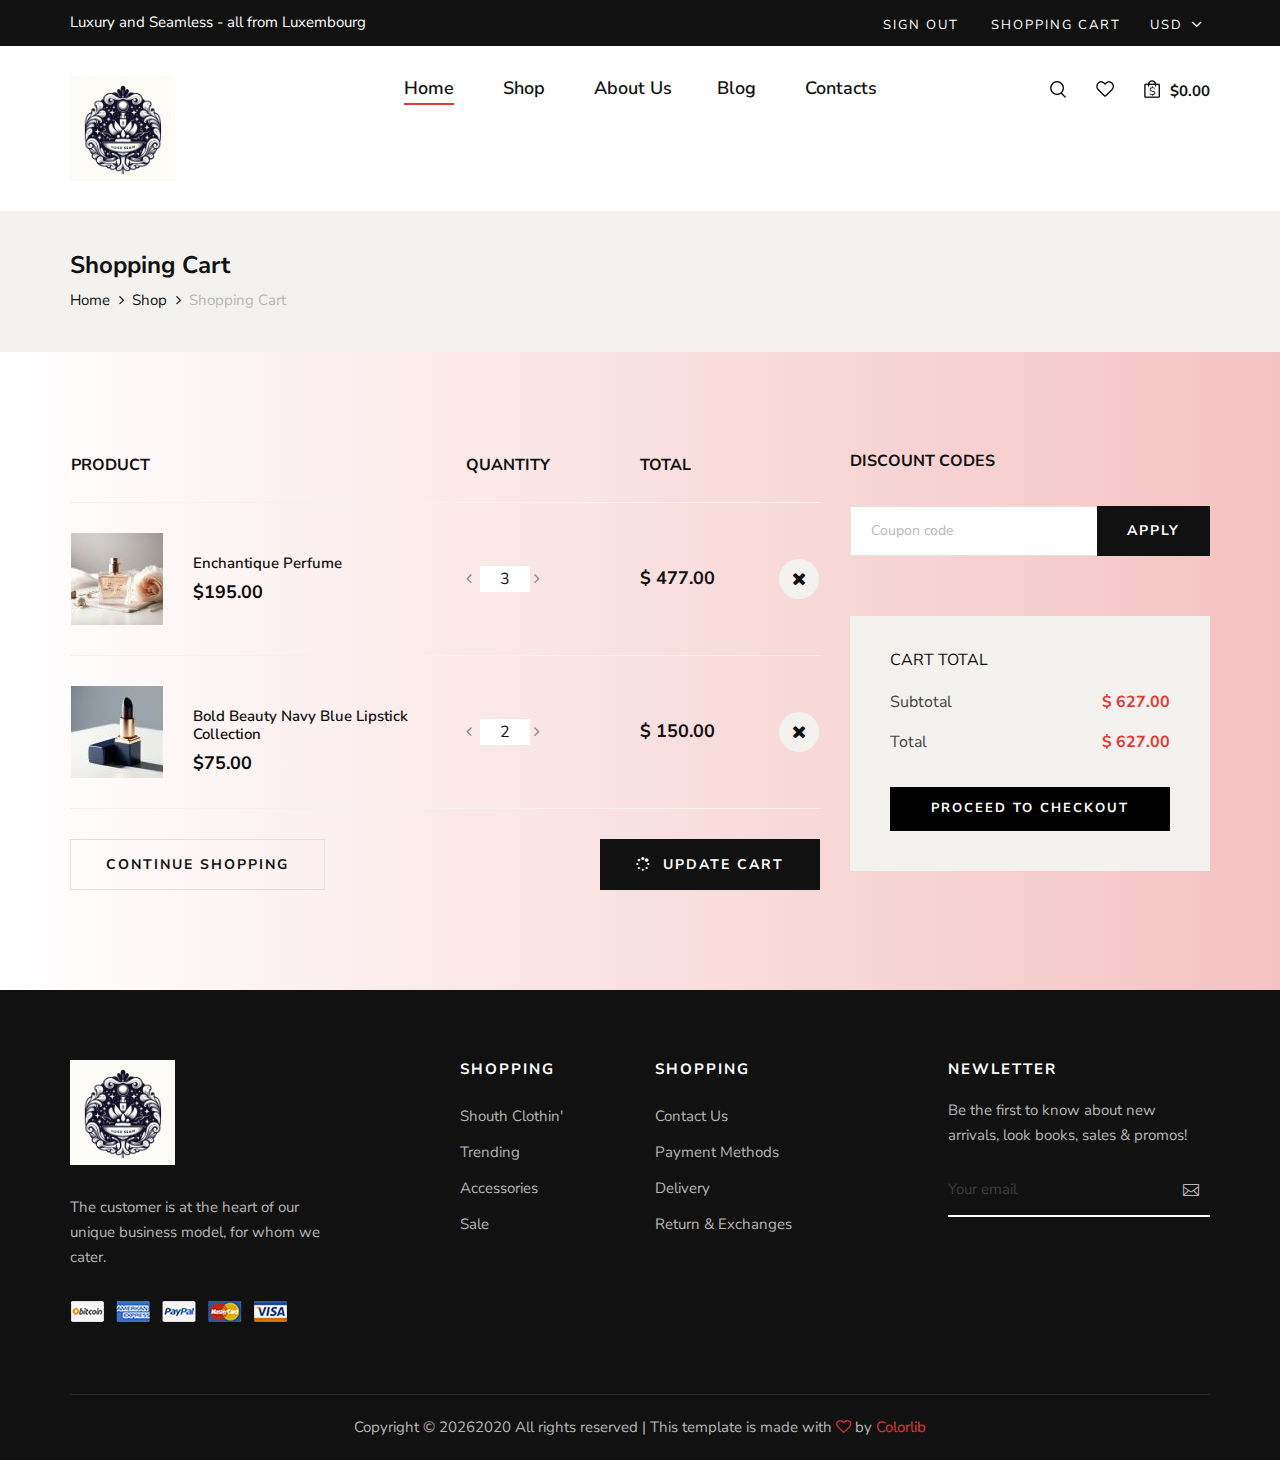
<file: shopping-cart2.html>
<!DOCTYPE html>
<html lang="zxx">

<head>
    <meta charset="UTF-8">
    <meta name="description" content="Male_Fashion Template">
    <meta name="keywords" content="Male_Fashion, unica, creative, html">
    <meta name="viewport" content="width=device-width, initial-scale=1.0">
    <meta http-equiv="X-UA-Compatible" content="ie=edge">
    <title>LuxeSeam | Shopping Cart</title>

    <!-- Google Font -->
    <link href="https://fonts.googleapis.com/css2?family=Nunito+Sans:wght@300;400;600;700;800;900&display=swap"
    rel="stylesheet">

    <!-- Css Styles -->
    <link rel="stylesheet" href="css/bootstrap.min.css" type="text/css">
    <link rel="stylesheet" href="css/font-awesome.min.css" type="text/css">
    <link rel="stylesheet" href="css/elegant-icons.css" type="text/css">
    <link rel="stylesheet" href="css/magnific-popup.css" type="text/css">
    <link rel="stylesheet" href="css/nice-select.css" type="text/css">
    <link rel="stylesheet" href="css/owl.carousel.min.css" type="text/css">
    <link rel="stylesheet" href="css/slicknav.min.css" type="text/css">
    <link rel="stylesheet" href="css/style.css" type="text/css">
</head>

<body>
    <!-- Page Preloder -->
    <div id="preloder">
        <div class="loader"></div>
    </div>

    <!-- Offcanvas Menu Begin -->
    <div class="offcanvas-menu-overlay"></div>
    <div class="offcanvas-menu-wrapper">
        <div class="offcanvas__option">
            <div class="offcanvas__links">
                <a href="#">Sign in</a>
                <a href="#">Shopping Cart</a>
            </div>
            <div class="offcanvas__top__hover">
                <span>Usd <i class="arrow_carrot-down"></i></span>
                <ul>
                    <li>USD</li>
                    <li>EUR</li>
                    <li>USD</li>
                </ul>
            </div>
        </div>
        <div class="offcanvas__nav__option">
            <a href="#" class="search-switch"><img src="img/icon/search.png" alt=""></a>
            <a href="#"><img src="img/icon/heart.png" alt=""></a>
            <a href="#"><img src="img/icon/cart.png" alt=""> <span>0</span></a>
            <div class="price">$0.00</div>
        </div>
        <div id="mobile-menu-wrap"></div>
        <div class="offcanvas__text">
            <p>Free shipping, 30-day return or refund guarantee.</p>
        </div>
    </div>
    <!-- Offcanvas Menu End -->

    <!-- Header Section Begin -->
    <header class="header">
        <div class="header__top">
            <div class="container">
                <div class="row">
                    <div class="col-lg-6 col-md-7">
                        <div class="header__top__left">
                            <p>Luxury and Seamless - all from Luxembourg </p>
                        </div>
                    </div>
                    <div class="col-lg-6 col-md-5">
                        <div class="header__top__right">
                            <div class="header__top__links">
                                <a href="login.html">Sign out</a>
                                <a href="./shopping-cart.html">Shopping Cart</a>
                            </div>
                            <div class="header__top__hover">
                                <span>Usd <i class="arrow_carrot-down"></i></span>
                                <ul>
                                    <li>USD</li>
                                    <li>EUR</li>
                                    <li>USD</li>
                                </ul>
                            </div>
                        </div>
                    </div>
                </div>
            </div>
        </div>
        <div class="container">
            <div class="row">
                <div class="col-lg-3 col-md-3">
                    <div class="header__logo">
                        <a href="./index.html"><img src="img/luxeseam_logo.jpg" width = 40% alt=""></a>
                    </div>
                </div>
                <div class="col-lg-6 col-md-6">
                    <nav class="header__menu mobile-menu">
                        <ul>
                            <li class="active"><a href="./index.html">Home</a></li>
                            <li><a href="./shop.html">Shop</a></li>
                            <li><a href="./aboutUs.html">About Us</a>
                            <li><a href="./blog.html">Blog</a></li>
                            <li><a href="./contact.html">Contacts</a></li>
                        </ul>
                    </nav>
                </div>
                <div class="col-lg-3 col-md-3">
                    <div class="header__nav__option">
                        <a href="#" class="search-switch"><img src="img/icon/search.png" alt=""></a>
                        <a href="#"><img src="img/icon/heart.png" alt=""></a>
                        <a href="shopping-cart.html"><img src="img/icon/cart.png" alt=""> <span>$</span></a>
                        <div class="price">$0.00</div>
                    </div>
                </div>
            </div>
            <div class="canvas__open"><i class="fa fa-bars"></i></div>
        </div>
    </header>
    <!-- Header Section End -->

    <!-- Breadcrumb Section Begin -->
    <section class="breadcrumb-option">
        <div class="container">
            <div class="row">
                <div class="col-lg-12">
                    <div class="breadcrumb__text">
                        <h4>Shopping Cart</h4>
                        <div class="breadcrumb__links">
                            <a href="./index.html">Home</a>
                            <a href="./shop.html">Shop</a>
                            <span>Shopping Cart</span>
                        </div>
                    </div>
                </div>
            </div>
        </div>
    </section>
    <!-- Breadcrumb Section End -->

    <!-- Shopping Cart Section Begin -->
    <section class="shopping-cart spad">
        <div class="container">
            <div class="row">
                <div class="col-lg-8">
                    <div class="shopping__cart__table">
                        <table>
                            <thead>
                                <tr>
                                    <th>Product</th>
                                    <th>Quantity</th>
                                    <th>Total</th>
                                    <th></th>
                                </tr>
                            </thead>
                            <tbody>
                                <tr>
                                    <td class="product__cart__item">
                                        <div class="product__cart__item__pic">
                                            <img src="img/shopping-cart/perfumeShowcase1small.jpg" alt="">
                                        </div>
                                        <div class="product__cart__item__text">
                                            <h6>Enchantique Perfume</h6>
                                            <h5>$195.00</h5>
                                        </div>
                                    </td>
                                    <td class="quantity__item">
                                        <div class="quantity">
                                            <div class="pro-qty-2">
                                                <input type="text" value="3">
                                            </div>
                                        </div>
                                    </td>
                                    <td class="cart__price">$ 477.00</td>
                                    <td class="cart__close"><i class="fa fa-close"></i></td>
                                </tr>
                                <tr>
                                    <td class="product__cart__item">
                                        <div class="product__cart__item__pic">
                                            <img src="img/shopping-cart/lipStickShowcase.jpg" alt="">
                                        </div>
                                        <div class="product__cart__item__text">
                                            <h6>Bold Beauty Navy Blue Lipstick Collection</h6>
                                            <h5>$75.00</h5>
                                        </div>
                                    </td>
                                    <td class="quantity__item">
                                        <div class="quantity">
                                            <div class="pro-qty-2">
                                                <input type="text" value="2">
                                            </div>
                                        </div>
                                    </td>
                                    <td class="cart__price">$ 150.00</td>
                                    <td class="cart__close"><i class="fa fa-close"></i></td>
                                </tr>
                            </tbody>
                        </table>
                    </div>
                    <div class="row">
                        <div class="col-lg-6 col-md-6 col-sm-6">
                            <div class="continue__btn">
                                <a href="shop.html">Continue Shopping</a>
                            </div>
                        </div>
                        <div class="col-lg-6 col-md-6 col-sm-6">
                            <div class="continue__btn update__btn">
                                <a href="shopping-cart2.html"><i class="fa fa-spinner"></i> Update cart</a>
                            </div>
                        </div>
                    </div>
                </div>
                <div class="col-lg-4">
                    <div class="cart__discount">
                        <h6>Discount codes</h6>
                        <form action="#">
                            <input type="text" placeholder="Coupon code">
                            <button type="submit">Apply</button>
                        </form>
                    </div>
                    <div class="cart__total">
                        <h6>Cart total</h6>
                        <ul>
                            <li>Subtotal <span>$ 627.00</span></li>
                            <li>Total <span>$ 627.00</span></li>
                        </ul>
                        <a href="checkout.html" class="primary-btn">Proceed to checkout</a>
                    </div>
                </div>
            </div>
        </div>
    </section>
    <!-- Shopping Cart Section End -->

    <!-- Footer Section Begin -->
    <footer class="footer">
        <div class="container">
            <div class="row">
                <div class="col-lg-3 col-md-6 col-sm-6">
                    <div class="footer__about">
                        <div class="footer__logo">
                            <a href="#"><img src="img/luxeseam_logo.jpg" width = 40% alt=""></a>
                        </div>
                        <p>The customer is at the heart of our unique business model, for whom we cater.</p>
                        <a href="#"><img src="img/payment.png" alt=""></a>
                    </div>
                </div>
                <div class="col-lg-2 offset-lg-1 col-md-3 col-sm-6">
                    <div class="footer__widget">
                        <h6>Shopping</h6>
                        <ul>
                            <li><a href="#">Shouth Clothin'</a></li>
                            <li><a href="#">Trending</a></li>
                            <li><a href="#">Accessories</a></li>
                            <li><a href="#">Sale</a></li>
                        </ul>
                    </div>
                </div>
                <div class="col-lg-2 col-md-3 col-sm-6">
                    <div class="footer__widget">
                        <h6>Shopping</h6>
                        <ul>
                            <li><a href="#">Contact Us</a></li>
                            <li><a href="#">Payment Methods</a></li>
                            <li><a href="#">Delivery</a></li>
                            <li><a href="#">Return & Exchanges</a></li>
                        </ul>
                    </div>
                </div>
                <div class="col-lg-3 offset-lg-1 col-md-6 col-sm-6">
                    <div class="footer__widget">
                        <h6>NewLetter</h6>
                        <div class="footer__newslatter">
                            <p>Be the first to know about new arrivals, look books, sales & promos!</p>
                            <form action="#">
                                <input type="text" placeholder="Your email">
                                <button type="submit"><span class="icon_mail_alt"></span></button>
                            </form>
                        </div>
                    </div>
                </div>
            </div>
            <div class="row">
                <div class="col-lg-12 text-center">
                    <div class="footer__copyright__text">
                        <!-- Link back to Colorlib can't be removed. Template is licensed under CC BY 3.0. -->
                        <p>Copyright ©
                            <script>
                                document.write(new Date().getFullYear());
                            </script>2020
                            All rights reserved | This template is made with <i class="fa fa-heart-o"
                            aria-hidden="true"></i> by <a href="https://colorlib.com" target="_blank">Colorlib</a>
                        </p>
                        <!-- Link back to Colorlib can't be removed. Template is licensed under CC BY 3.0. -->
                    </div>
                </div>
            </div>
        </div>
    </footer>
    <!-- Footer Section End -->

    <!-- Search Begin -->
    <div class="search-model">
        <div class="h-100 d-flex align-items-center justify-content-center">
            <div class="search-close-switch">+</div>
            <form class="search-model-form">
                <input type="text" id="search-input" placeholder="Search here.....">
            </form>
        </div>
    </div>
    <!-- Search End -->

    <!-- Js Plugins -->
    <script src="js/jquery-3.3.1.min.js"></script>
    <script src="js/bootstrap.min.js"></script>
    <script src="js/jquery.nice-select.min.js"></script>
    <script src="js/jquery.nicescroll.min.js"></script>
    <script src="js/jquery.magnific-popup.min.js"></script>
    <script src="js/jquery.countdown.min.js"></script>
    <script src="js/jquery.slicknav.js"></script>
    <script src="js/mixitup.min.js"></script>
    <script src="js/owl.carousel.min.js"></script>
    <script src="js/main.js"></script>
</body>

</html>
</file>
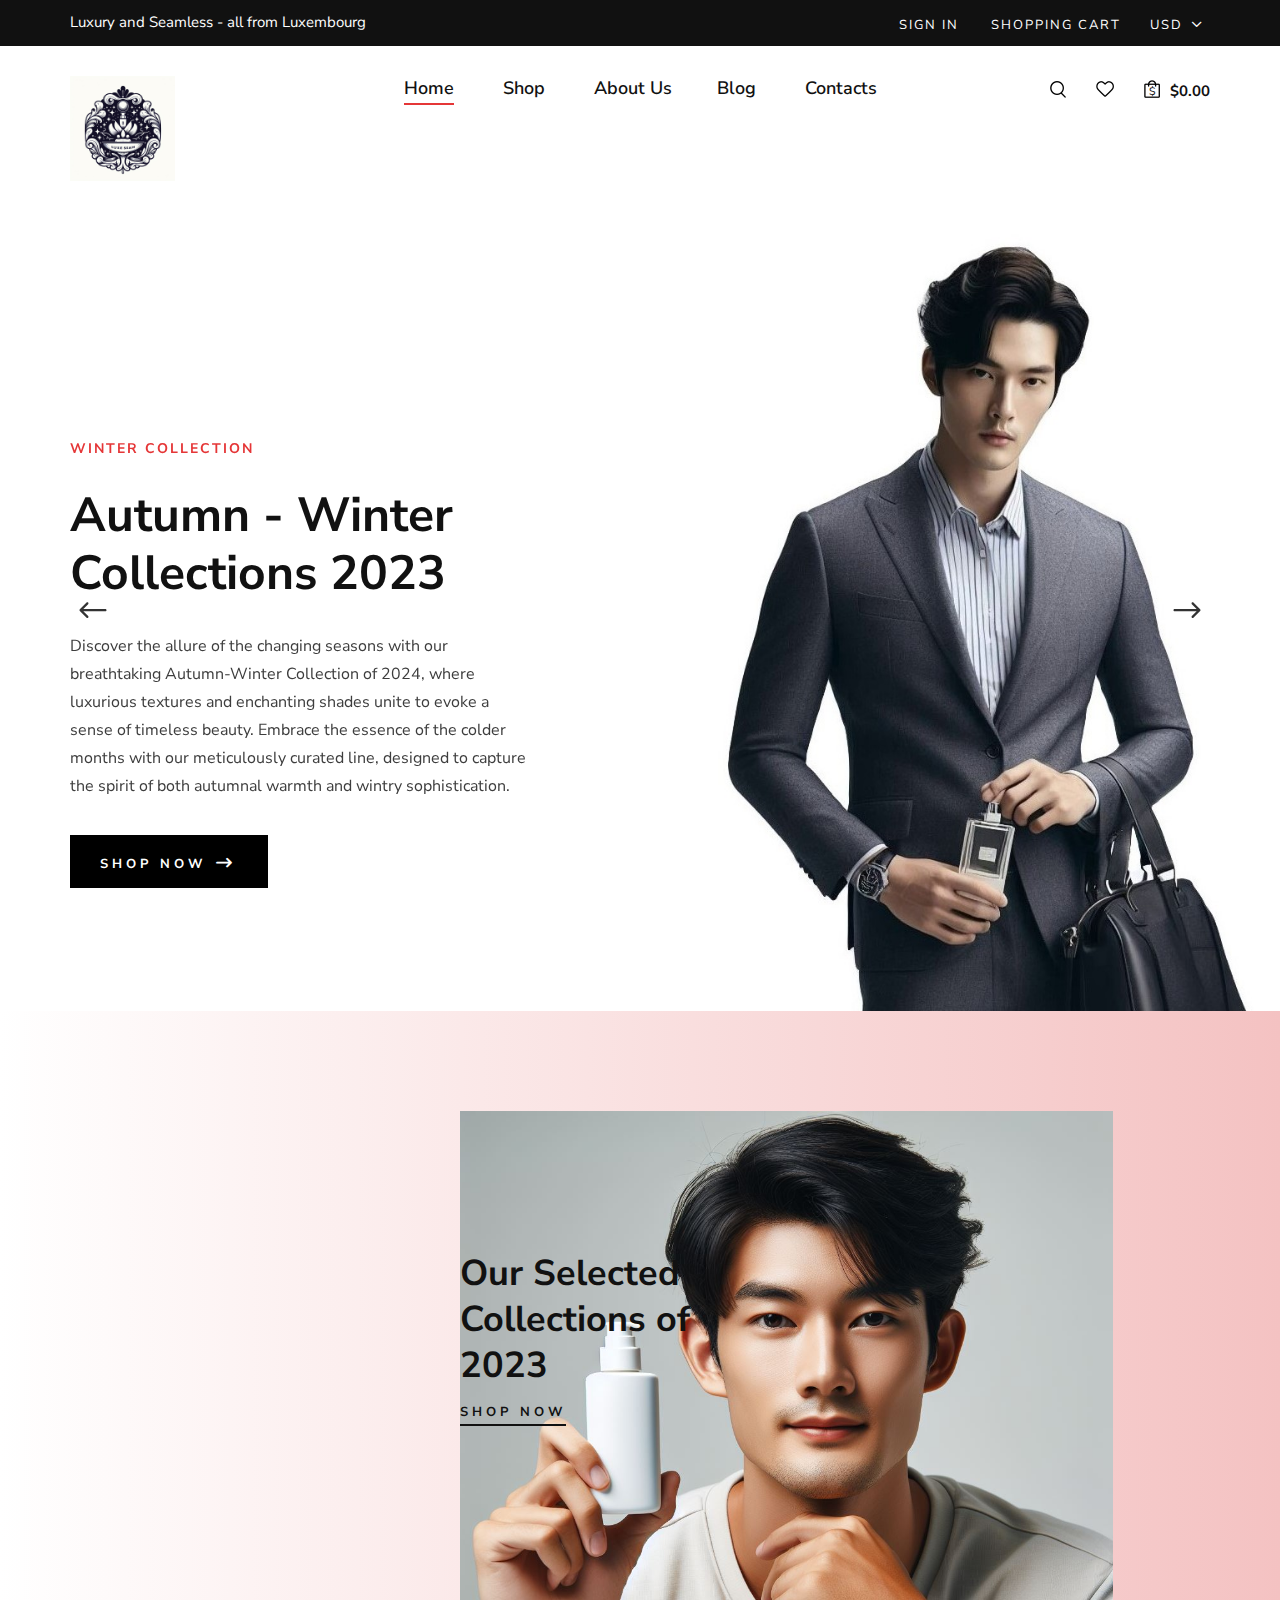
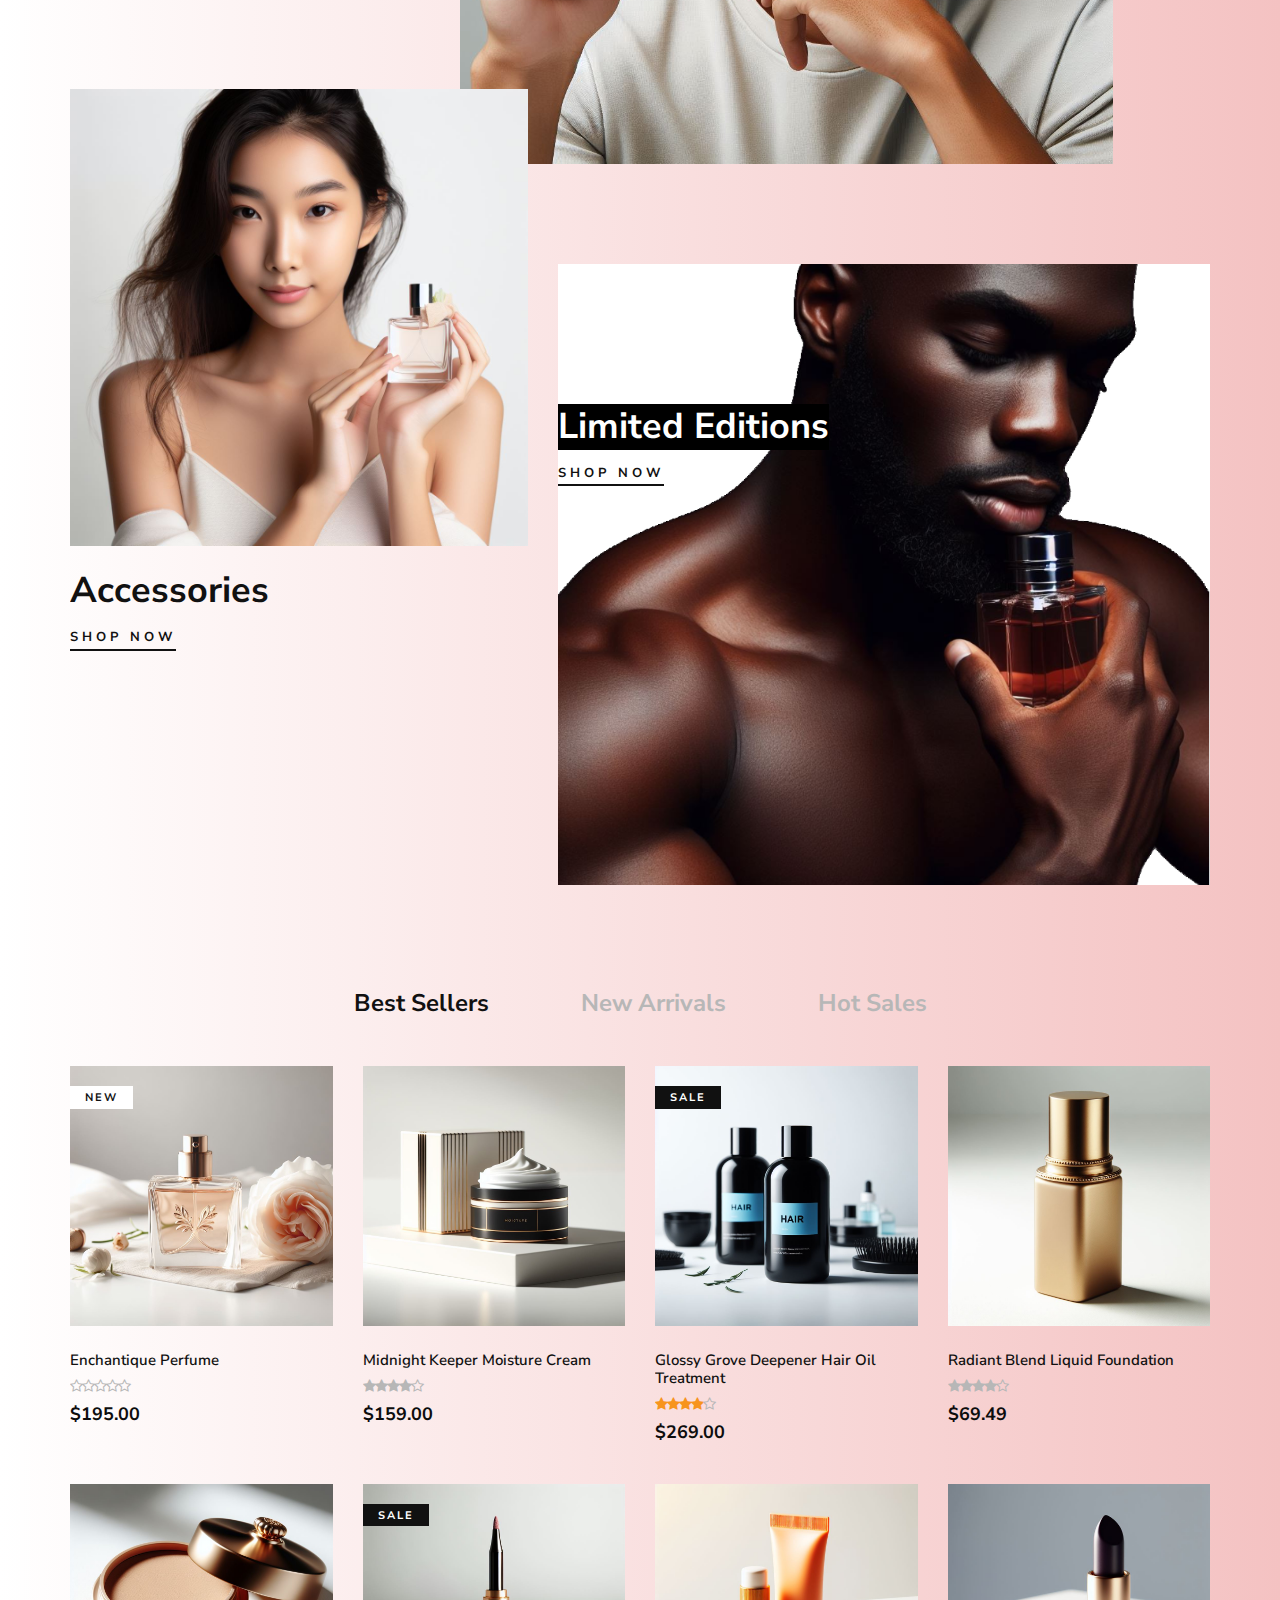
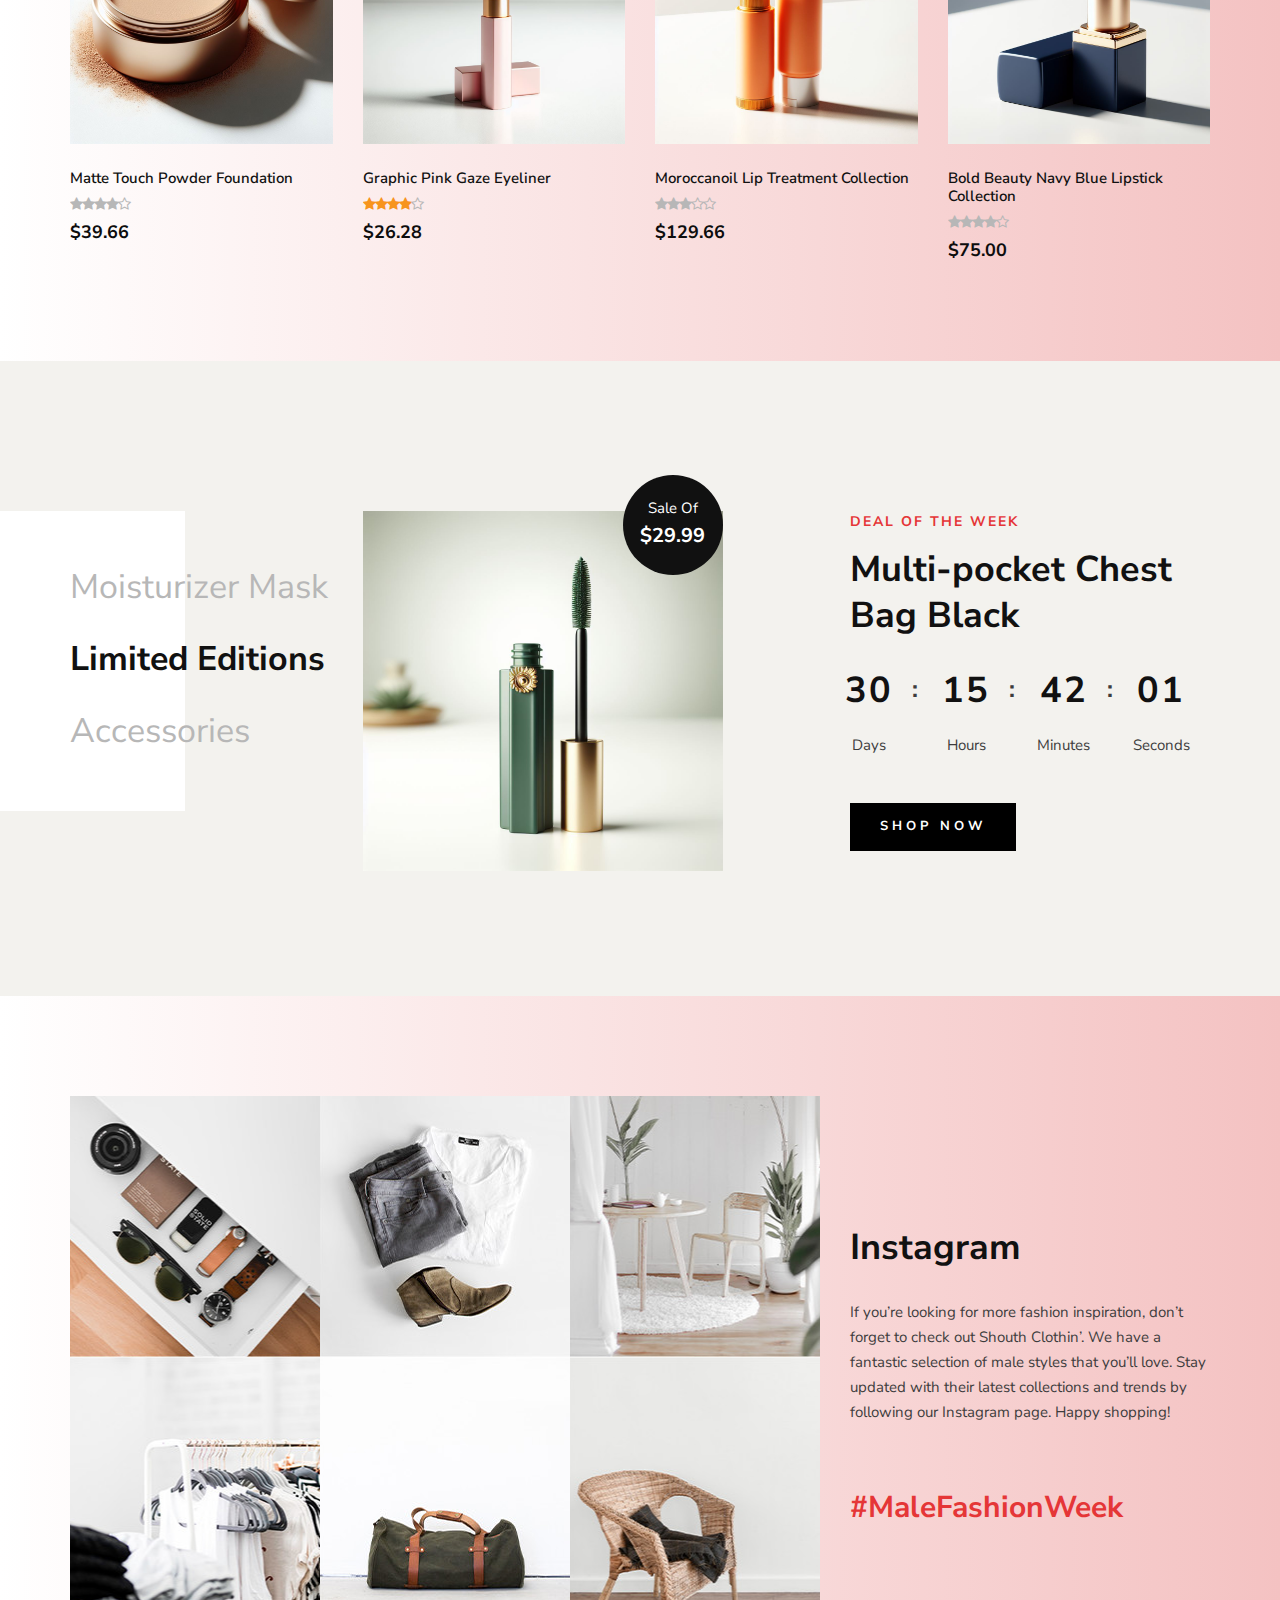
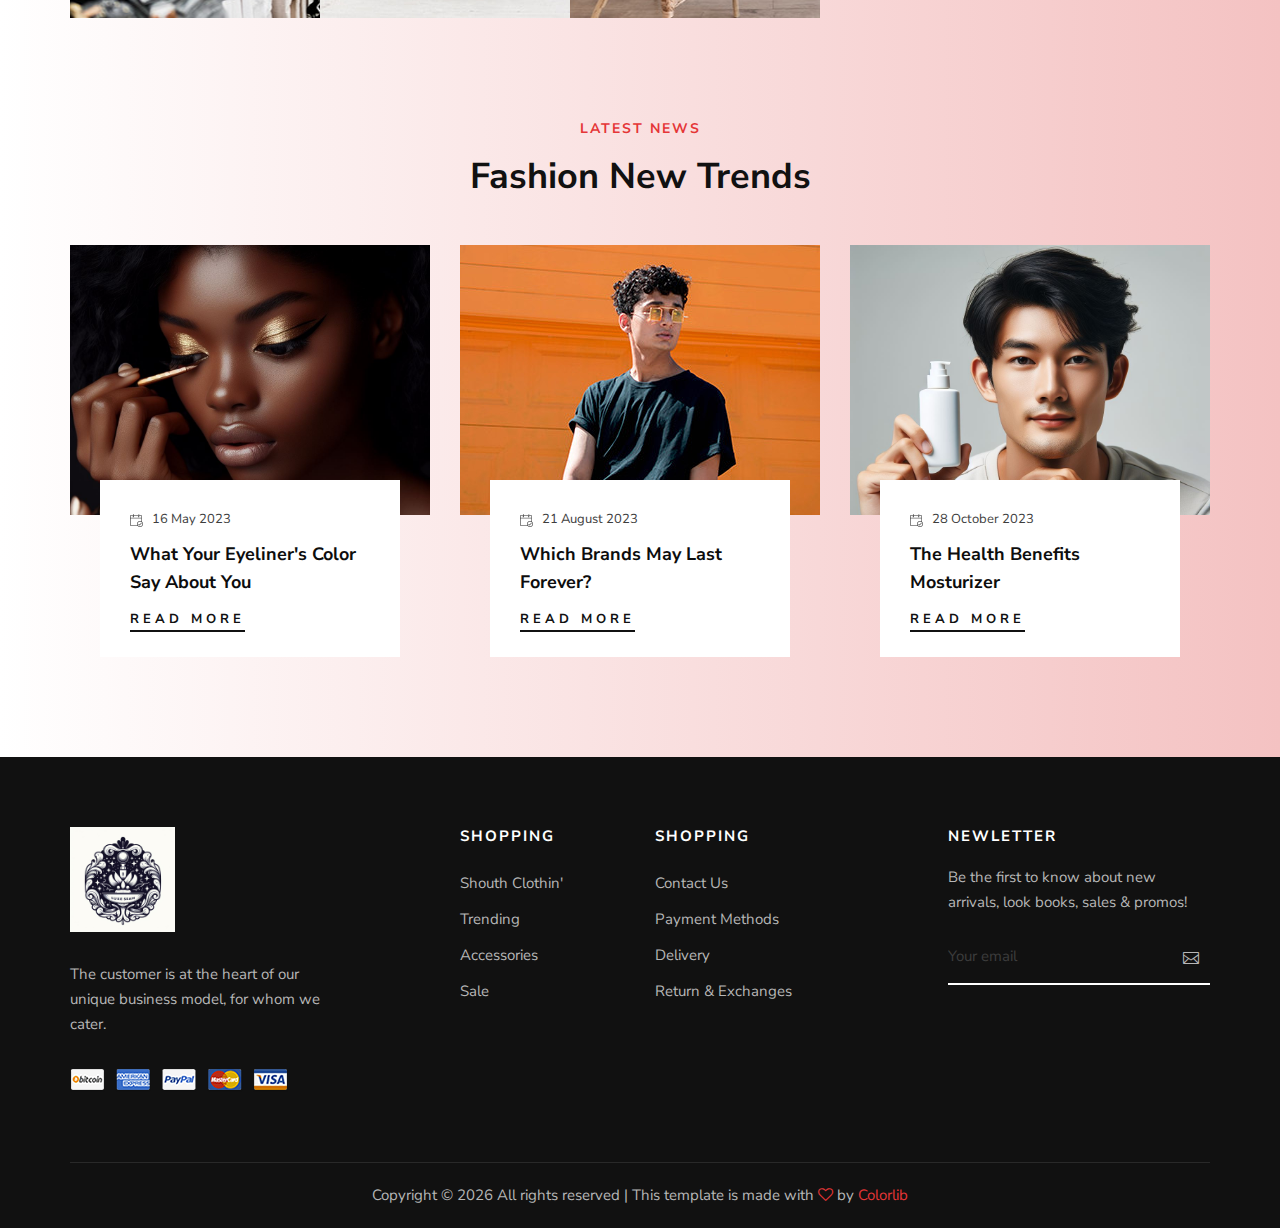
<file: touchpoint.html>
<!DOCTYPE html>
<html lang="zxx">

<head>
    <meta charset="UTF-8">
    <meta name="description" content="Male_Fashion Template">
    <meta name="keywords" content="Male_Fashion, unica, creative, html">
    <meta name="viewport" content="width=device-width, initial-scale=1.0">
    <meta http-equiv="X-UA-Compatible" content="ie=edge">
    <title>LuxeSeam | Main page</title>

    <!-- Google Font -->
    <link href="https://fonts.googleapis.com/css2?family=Nunito+Sans:wght@300;400;600;700;800;900&display=swap"
    rel="stylesheet">

    <!-- Css Styles -->
    <link rel="stylesheet" href="css/bootstrap.min.css" type="text/css">
    <link rel="stylesheet" href="css/font-awesome.min.css" type="text/css">
    <link rel="stylesheet" href="css/elegant-icons.css" type="text/css">
    <link rel="stylesheet" href="css/magnific-popup.css" type="text/css">
    <link rel="stylesheet" href="css/nice-select.css" type="text/css">
    <link rel="stylesheet" href="css/owl.carousel.min.css" type="text/css">
    <link rel="stylesheet" href="css/slicknav.min.css" type="text/css">
    <link rel="stylesheet" href="css/style.css" type="text/css">
</head>

<body>
    <!-- Page Preloder -->
    <div id="preloder">
        <div class="loader"></div>
    </div>

    <!-- Offcanvas Menu Begin -->
    <div class="offcanvas-menu-overlay"></div>
    <div class="offcanvas-menu-wrapper">
        <div class="offcanvas__option">
            <div class="offcanvas__links">
                <a href="login.html">Sign in</a>
                <a href="#">Shopping Cart</a>
            </div>
            <div class="offcanvas__top__hover">
                <span>Usd <i class="arrow_carrot-down"></i></span>
                <ul>
                    <li>USD</li>
                    <li>EUR</li>
                    <li>USD</li>
                </ul>
            </div>
        </div>
        <div class="offcanvas__nav__option">
            <a href="#" class="search-switch"><img src="img/icon/search.png" alt=""></a>
            <a href="#"><img src="img/icon/heart.png" alt=""></a>
            <a href="#"><img src="img/icon/cart.png" alt=""> <span>0</span></a>
            <div class="price">$0.00</div>
        </div>
        <div id="mobile-menu-wrap"></div>
        <div class="offcanvas__text">
            <p>Free shipping, 30-day return or refund guarantee.</p>
        </div>
    </div>
    <!-- Offcanvas Menu End -->

    <!-- Header Section Begin -->
    <header class="header">
        <div class="header__top">
            <div class="container">
                <div class="row">
                    <div class="col-lg-6 col-md-7">
                        <div class="header__top__left">
                            <p>Luxury and Seamless - all from Luxembourg </p>
                        </div>
                    </div>
                    <div class="col-lg-6 col-md-5">
                        <div class="header__top__right">
                            <div class="header__top__links">
                                <a href="login.html">Sign in</a>
                                <a href="./shopping-cart.html">Shopping Cart</a>
                            </div>
                            <div class="header__top__hover">
                                <span>Usd <i class="arrow_carrot-down"></i></span>
                                <ul>
                                    <li>USD</li>
                                    <li>EUR</li>
                                    <li>USD</li>
                                </ul>
                            </div>
                        </div>
                    </div>
                </div>
            </div>
        </div>
        <div class="container">
            <div class="row">
                <div class="col-lg-3 col-md-3">
                    <div class="header__logo">
                        <a href="./index.html"><img src="img/luxeseam_logo.jpg" width = 40% alt=""></a>
                    </div>
                </div>
                <div class="col-lg-6 col-md-6">
                    <nav class="header__menu mobile-menu">
                        <ul>
                            <li class="active"><a href="./index.html">Home</a></li>
                            <li><a href="./shop.html">Shop</a></li>
                            <li><a href="./aboutUs.html">About Us</a>
                            <li><a href="./blog.html">Blog</a></li>
                            <li><a href="./contact.html">Contacts</a></li>
                        </ul>
                    </nav>
                </div>
                <div class="col-lg-3 col-md-3">
                    <div class="header__nav__option">
                        <a href="#" class="search-switch"><img src="img/icon/search.png" alt=""></a>
                        <a href="#"><img src="img/icon/heart.png" alt=""></a>
                        <a href="#"><img src="img/icon/cart.png" alt=""> <span>$</span></a>
                        <div class="price">$0.00</div>
                    </div>
                </div>
            </div>
            <div class="canvas__open"><i class="fa fa-bars"></i></div>
        </div>
    </header>
    <!-- Header Section End -->

    <!-- Hero Section Begin -->
    <section class="hero">
        <div class="hero__slider owl-carousel">
            <div class="hero__items set-bg" data-setbg="img/hero/hero1.jpg">
                <div class="container">
                    <div class="row">
                        <div class="col-xl-5 col-lg-7 col-md-8">
                            <div class="hero__text">
                                <h6>Winter Collection</h6>
                                <h2>Autumn - Winter Collections 2023</h2>
                                <p>Discover the allure of the changing seasons with our breathtaking Autumn-Winter Collection of 2024, where luxurious textures and enchanting shades unite to evoke a sense of timeless beauty. Embrace the essence of the colder months with our meticulously curated line, designed to capture the spirit of both autumnal warmth and wintry sophistication.</p>
                                <a href="shop.html" class="primary-btn">Shop now <span class="arrow_right"></span></a>
                                <div class="hero__social">
                                    <a href="#"><i class="fa fa-facebook"></i></a>
                                    <a href="#"><i class="fa fa-twitter"></i></a>
                                    <a href="#"><i class="fa fa-pinterest"></i></a>
                                    <a href="#"><i class="fa fa-instagram"></i></a>
                                </div>
                            </div>
                        </div>
                    </div>
                </div>
            </div>
            <div class="hero__items set-bg" data-setbg="img/hero/hero2.jpg">
                <div class="container">
                    <div class="row">
                        <div class="col-xl-5 col-lg-7 col-md-8">
                            <div class="hero__text">
                                <h6>Collaboration</h6>
                                <h2>With our Collaboration with Zara</h2>
                                <p>Experience the seamless blend of high fashion and luxurious cosmetics through our exclusive collaboration with Zara, where each product embodies modern elegance and timeless sophistication, redefining the boundaries of beauty and style.</p>
                                <a href="shop.html" class="primary-btn">Shop now <span class="arrow_right"></span></a>
                                <div class="hero__social">
                                    <a href="#"><i class="fa fa-facebook"></i></a>
                                    <a href="#"><i class="fa fa-twitter"></i></a>
                                    <a href="#"><i class="fa fa-pinterest"></i></a>
                                    <a href="#"><i class="fa fa-instagram"></i></a>
                                </div>
                            </div>
                        </div>
                    </div>
                </div>
            </div>
            <div class="hero__items set-bg" data-setbg="img/hero/hero3.jpg">
                <div class="container">
                    <div class="row">
                        <div class="col-xl-5 col-lg-7 col-md-8">
                            <div class="hero__text">
                                <h6>Limited Edition</h6>
                                <h2>Our 2023 Autumn Collections</h2>
                                <p>Immerse in our 2023 Autumn Limited Collection, a celebration of rich, warm tones and decadent textures, epitomizing the season's natural allure and sophistication.</p>
                                <a href="shop.html" class="primary-btn">Shop now <span class="arrow_right"></span></a>
                                <div class="hero__social">
                                    <a href="#"><i class="fa fa-facebook"></i></a>
                                    <a href="#"><i class="fa fa-twitter"></i></a>
                                    <a href="#"><i class="fa fa-pinterest"></i></a>
                                    <a href="#"><i class="fa fa-instagram"></i></a>
                                </div>
                            </div>
                        </div>
                    </div>
                </div>
            </div>
            <div class="hero__items set-bg" data-setbg="img/hero/hero4.jpg">
                <div class="container">
                    <div class="row">
                        <div class="col-xl-5 col-lg-7 col-md-8">
                            <div class="hero__text">
                                <h6>Black Friday</h6>
                                <h2>November Black Friday</h2>
                                <p>Get ready for the ultimate shopping extravaganza with our highly anticipated Upcoming Black Friday 2023 event. Unveil a world of exclusive deals and irresistible offers on our premium luxury cosmetics, allowing you to pamper yourself or surprise your loved ones with the gift of unparalleled elegance and indulgence.</p>
                                <a href="shop.html" class="primary-btn">Shop now <span class="arrow_right"></span></a>
                                <div class="hero__social">
                                    <a href="#"><i class="fa fa-facebook"></i></a>
                                    <a href="#"><i class="fa fa-twitter"></i></a>
                                    <a href="#"><i class="fa fa-pinterest"></i></a>
                                    <a href="#"><i class="fa fa-instagram"></i></a>
                                </div>
                            </div>
                        </div>
                    </div>
                </div>
            </div>
        </div>
    </section>
    <!-- Hero Section End -->

    <!-- Banner Section Begin -->
    <section class="banner spad">
        <div class="container">
            <div class="row">
                <div class="col-lg-7 offset-lg-4">
                    <div class="banner__item">
                        <div class="banner__item__pic">
                            <img src="img/banner/banner1.jpg" alt="">
                        </div>
                        <div class="banner__item__text">
                            <h2>Our Selected Collections of 2023</h2>
                            <a href="shop.html">Shop now</a>
                        </div>
                    </div>
                </div>
                <div class="col-lg-5">
                    <div class="banner__item banner__item--middle">
                        <div class="banner__item__pic">
                            <img src="img/banner/banner2.jpg" alt="">
                        </div>
                        <div class="banner__item__text">
                            <h2>Accessories</h2>
                            <a href="shop.html">Shop now</a>
                        </div>
                    </div>
                </div>
                <div class="col-lg-7">
                    <div class="banner__item banner__item--last">
                        <div class="banner__item__pic">
                            <img src="img/banner/banner3.jpg" alt="">
                        </div>
                        <div class="banner__item__text">
                            <h2 style="background-color:black; color: white;">Limited Editions</h2>
                            <a href="shop.html">Shop now</a>
                        </div>
                    </div>
                </div>
            </div>
        </div>
    </section>
    <!-- Banner Section End -->

    <!-- Product Section Begin -->
    <section class="product spad">
        <div class="container">
            <div class="row">
                <div class="col-lg-12">
                    <ul class="filter__controls">
                        <li class="active" data-filter="*">Best Sellers</li>
                        <li data-filter=".new-arrivals">New Arrivals</li>
                        <li data-filter=".hot-sales">Hot Sales</li>
                    </ul>
                </div>
            </div>
            <div class="row product__filter">
                <div class="col-lg-3 col-md-6 col-sm-6 col-md-6 col-sm-6 mix new-arrivals">
                    <div class="product__item">
                        <div class="product__item__pic set-bg" data-setbg="img/product/perfumeShowcase1.jpg">
                            <span class="label">New</span>
                            <ul class="product__hover">
                                <li><a href="#"><img src="img/icon/heart.png" alt=""></a></li>
                                <li><a href="#"><img src="img/icon/compare.png" alt=""> <span>Compare</span></a></li>
                                <li><a href="shop-details1.html"><img src="img/icon/search.png" alt=""></a></li>
                            </ul>
                        </div>
                        <div class="product__item__text">
                            <h6>Enchantique Perfume</h6>
                            <a href="#" class="add-cart">+ Add To Cart</a>
                            <div class="rating">
                                <i class="fa fa-star-o"></i>
                                <i class="fa fa-star-o"></i>
                                <i class="fa fa-star-o"></i>
                                <i class="fa fa-star-o"></i>
                                <i class="fa fa-star-o"></i>
                            </div>
                            <h5>$195.00</h5>
                            <div class="product__color__select">
                                <label for="pc-1">
                                    <input type="radio" id="pc-1">
                                </label>
                                <label class="active black" for="pc-2">
                                    <input type="radio" id="pc-2">
                                </label>
                                <label class="grey" for="pc-3">
                                    <input type="radio" id="pc-3">
                                </label>
                            </div>
                        </div>
                    </div>
                </div>
                <div class="col-lg-3 col-md-6 col-sm-6 col-md-6 col-sm-6 mix hot-sales">
                    <div class="product__item">
                        <div class="product__item__pic set-bg" data-setbg="img/product/moistureShowcase.jpg">
                            <ul class="product__hover">
                                <li><a href="#"><img src="img/icon/heart.png" alt=""></a></li>
                                <li><a href="#"><img src="img/icon/compare.png" alt=""> <span>Compare</span></a></li>
                                <li><a href="shop.html"><img src="img/icon/search.png" alt=""></a></li>
                            </ul>
                        </div>
                        <div class="product__item__text">
                            <h6>Midnight Keeper Moisture Cream </h6>
                            <a href="#" class="add-cart">+ Add To Cart</a>
                            <div class="rating">
                                <i class="fa fa-star"></i>
                                <i class="fa fa-star"></i>
                                <i class="fa fa-star"></i>
                                <i class="fa fa-star"></i>
                                <i class="fa fa-star-o"></i>
                            </div>
                            <h5>$159.00</h5>
                            <div class="product__color__select">
                                <label for="pc-4">
                                    <input type="radio" id="pc-4">
                                </label>
                                <label class="active black" for="pc-5">
                                    <input type="radio" id="pc-5">
                                </label>
                                <label class="grey" for="pc-6">
                                    <input type="radio" id="pc-6">
                                </label>
                            </div>
                        </div>
                    </div>
                </div>
                <div class="col-lg-3 col-md-6 col-sm-6 col-md-6 col-sm-6 mix new-arrivals">
                    <div class="product__item sale">
                        <div class="product__item__pic set-bg" data-setbg="img/product/hairOilShowcase.jpg">
                            <span class="label">Sale</span>
                            <ul class="product__hover">
                                <li><a href="#"><img src="img/icon/heart.png" alt=""></a></li>
                                <li><a href="#"><img src="img/icon/compare.png" alt=""> <span>Compare</span></a></li>
                                <li><a href="shop.html"><img src="img/icon/search.png" alt=""></a></li>
                            </ul>
                        </div>
                        <div class="product__item__text">
                            <h6>Glossy Grove Deepener Hair Oil Treatment
                            </h6>
                            <a href="#" class="add-cart">+ Add To Cart</a>
                            <div class="rating">
                                <i class="fa fa-star"></i>
                                <i class="fa fa-star"></i>
                                <i class="fa fa-star"></i>
                                <i class="fa fa-star"></i>
                                <i class="fa fa-star-o"></i>
                            </div>
                            <h5>$269.00</h5>
                            <div class="product__color__select">
                                <label for="pc-7">
                                    <input type="radio" id="pc-7">
                                </label>
                                <label class="active black" for="pc-8">
                                    <input type="radio" id="pc-8">
                                </label>
                                <label class="grey" for="pc-9">
                                    <input type="radio" id="pc-9">
                                </label>
                            </div>
                        </div>
                    </div>
                </div>
                <div class="col-lg-3 col-md-6 col-sm-6 col-md-6 col-sm-6 mix hot-sales">
                    <div class="product__item">
                        <div class="product__item__pic set-bg" data-setbg="img/product/foundationShowcase.jpg">
                            <ul class="product__hover">
                                <li><a href="#"><img src="img/icon/heart.png" alt=""></a></li>
                                <li><a href="#"><img src="img/icon/compare.png" alt=""> <span>Compare</span></a></li>
                                <li><a href="shop.html"><img src="img/icon/search.png" alt=""></a></li>
                            </ul>
                        </div>
                        <div class="product__item__text">
                            <h6>Radiant Blend Liquid Foundation</h6>
                            <a href="#" class="add-cart">+ Add To Cart</a>
                            <div class="rating">
                                <i class="fa fa-star"></i>
                                <i class="fa fa-star"></i>
                                <i class="fa fa-star"></i>
                                <i class="fa fa-star"></i>
                                <i class="fa fa-star-o"></i>
                            </div>
                            <h5>$69.49</h5>
                            <div class="product__color__select">
                                <label for="pc-10">
                                    <input type="radio" id="pc-10">
                                </label>
                                <label class="active black" for="pc-11">
                                    <input type="radio" id="pc-11">
                                </label>
                                <label class="grey" for="pc-12">
                                    <input type="radio" id="pc-12">
                                </label>
                            </div>
                        </div>
                    </div>
                </div>
                <div class="col-lg-3 col-md-6 col-sm-6 col-md-6 col-sm-6 mix new-arrivals">
                    <div class="product__item">
                        <div class="product__item__pic set-bg" data-setbg="img/product/pfoundsc.jpg">
                            <ul class="product__hover">
                                <li><a href="#"><img src="img/icon/heart.png" alt=""></a></li>
                                <li><a href="#"><img src="img/icon/compare.png" alt=""> <span>Compare</span></a></li>
                                <li><a href="shop.html"><img src="img/icon/search.png" alt=""></a></li>
                            </ul>
                        </div>
                        <div class="product__item__text">
                            <h6>Matte Touch Powder Foundation</h6>
                            <a href="#" class="add-cart">+ Add To Cart</a>
                            <div class="rating">
                                <i class="fa fa-star"></i>
                                <i class="fa fa-star"></i>
                                <i class="fa fa-star"></i>
                                <i class="fa fa-star"></i>
                                <i class="fa fa-star-o"></i>
                            </div>
                            <h5>$39.66</h5>
                            <div class="product__color__select">
                                <label for="pc-13">
                                    <input type="radio" id="pc-13">
                                </label>
                                <label class="active black" for="pc-14">
                                    <input type="radio" id="pc-14">
                                </label>
                                <label class="grey" for="pc-15">
                                    <input type="radio" id="pc-15">
                                </label>
                            </div>
                        </div>
                    </div>
                </div>
                <div class="col-lg-3 col-md-6 col-sm-6 col-md-6 col-sm-6 mix hot-sales">
                    <div class="product__item sale">
                        <div class="product__item__pic set-bg" data-setbg="img/product/eyelinerShowcase.jpg">
                            <span class="label">Sale</span>
                            <ul class="product__hover">
                                <li><a href="#"><img src="img/icon/heart.png" alt=""></a></li>
                                <li><a href="#"><img src="img/icon/compare.png" alt=""> <span>Compare</span></a></li>
                                <li><a href="shop.html"><img src="img/icon/search.png" alt=""></a></li>
                            </ul>
                        </div>
                        <div class="product__item__text">
                            <h6>Graphic Pink Gaze Eyeliner</h6>
                            <a href="#" class="add-cart">+ Add To Cart</a>
                            <div class="rating">
                                <i class="fa fa-star"></i>
                                <i class="fa fa-star"></i>
                                <i class="fa fa-star"></i>
                                <i class="fa fa-star"></i>
                                <i class="fa fa-star-o"></i>
                            </div>
                            <h5>$26.28</h5>
                            <div class="product__color__select">
                                <label for="pc-16">
                                    <input type="radio" id="pc-16">
                                </label>
                                <label class="active black" for="pc-17">
                                    <input type="radio" id="pc-17">
                                </label>
                                <label class="grey" for="pc-18">
                                    <input type="radio" id="pc-18">
                                </label>
                            </div>
                        </div>
                    </div>
                </div>
                <div class="col-lg-3 col-md-6 col-sm-6 col-md-6 col-sm-6 mix new-arrivals">
                    <div class="product__item">
                        <div class="product__item__pic set-bg" data-setbg="img/product/lipBalmShowcase.jpg">
                            <ul class="product__hover">
                                <li><a href="#"><img src="img/icon/heart.png" alt=""></a></li>
                                <li><a href="#"><img src="img/icon/compare.png" alt=""> <span>Compare</span></a></li>
                                <li><a href="shop.html"><img src="img/icon/search.png" alt=""></a></li>
                            </ul>
                        </div>
                        <div class="product__item__text">
                            <h6>Moroccanoil Lip Treatment Collection</h6>
                            <a href="#" class="add-cart">+ Add To Cart</a>
                            <div class="rating">
                                <i class="fa fa-star"></i>
                                <i class="fa fa-star"></i>
                                <i class="fa fa-star"></i>
                                <i class="fa fa-star-o"></i>
                                <i class="fa fa-star-o"></i>
                            </div>
                            <h5>$129.66</h5>
                            <div class="product__color__select">
                                <label for="pc-19">
                                    <input type="radio" id="pc-19">
                                </label>
                                <label class="active black" for="pc-20">
                                    <input type="radio" id="pc-20">
                                </label>
                                <label class="grey" for="pc-21">
                                    <input type="radio" id="pc-21">
                                </label>
                            </div>
                        </div>
                    </div>
                </div>
                <div class="col-lg-3 col-md-6 col-sm-6 col-md-6 col-sm-6 mix hot-sales">
                    <div class="product__item">
                        <div class="product__item__pic set-bg" data-setbg="img/product/lipStickShowcase.jpg">
                            <ul class="product__hover">
                                <li><a href="#"><img src="img/icon/heart.png" alt=""></a></li>
                                <li><a href="#"><img src="img/icon/compare.png" alt=""> <span>Compare</span></a></li>
                                <li><a href="shop-details.html"><img src="img/icon/search.png" alt=""></a></li>
                            </ul>
                        </div>
                        <div class="product__item__text">
                            <h6>Bold Beauty Navy Blue Lipstick Collection</h6>
                            <a href="#" class="add-cart">+ Add To Cart</a>
                            <div class="rating">
                                <i class="fa fa-star"></i>
                                <i class="fa fa-star"></i>
                                <i class="fa fa-star"></i>
                                <i class="fa fa-star"></i>
                                <i class="fa fa-star-o"></i>
                            </div>
                            <h5>$75.00</h5>
                            <div class="product__color__select">
                                <label for="pc-22">
                                    <input type="radio" id="pc-22">
                                </label>
                                <label class="active black" for="pc-23">
                                    <input type="radio" id="pc-23">
                                </label>
                                <label class="grey" for="pc-24">
                                    <input type="radio" id="pc-24">
                                </label>
                            </div>
                        </div>
                    </div>
                </div>
            </div>
        </div>
    </section>
    <!-- Product Section End -->

    <!-- Categories Section Begin -->
    <section class="categories spad">
        <div class="container">
            <div class="row">
                <div class="col-lg-3">
                    <div class="categories__text">
                        <h2>Moisturizer Mask<br /> <span>Limited Editions</span> <br /> Accessories</h2>
                    </div>
                </div>
                <div class="col-lg-4">
                    <div class="categories__hot__deal">
                        <img src="img/product/mascaraSale.jpg" alt="">
                        <div class="hot__deal__sticker">
                            <span>Sale Of</span>
                            <h5>$29.99</h5>
                        </div>
                    </div>
                </div>
                <div class="col-lg-4 offset-lg-1">
                    <div class="categories__deal__countdown">
                        <span>Deal Of The Week</span>
                        <h2>Multi-pocket Chest Bag Black</h2>
                        <div class="categories__deal__countdown__timer" id="countdown">
                            <div class="cd-item">
                                <span>2</span>
                                <p>Days</p>
                            </div>
                            <div class="cd-item">
                                <span>12</span>
                                <p>Hours</p>
                            </div>
                            <div class="cd-item">
                                <span>52</span>
                                <p>Minutes</p>
                            </div>
                            <div class="cd-item">
                                <span>12</span>
                                <p>Seconds</p>
                            </div>
                        </div>
                        <a href="shop.html" class="primary-btn">Shop now</a>
                    </div>
                </div>
            </div>
        </div>
    </section>
    <!-- Categories Section End -->

    <!-- Instagram Section Begin -->
    <section class="instagram spad">
        <div class="container">
            <div class="row">
                <div class="col-lg-8">
                    <div class="instagram__pic">
                        <div class="instagram__pic__item set-bg" data-setbg="img/instagram/instagram-1.jpg"></div>
                        <div class="instagram__pic__item set-bg" data-setbg="img/instagram/instagram-2.jpg"></div>
                        <div class="instagram__pic__item set-bg" data-setbg="img/instagram/instagram-3.jpg"></div>
                        <div class="instagram__pic__item set-bg" data-setbg="img/instagram/instagram-4.jpg"></div>
                        <div class="instagram__pic__item set-bg" data-setbg="img/instagram/instagram-5.jpg"></div>
                        <div class="instagram__pic__item set-bg" data-setbg="img/instagram/instagram-6.jpg"></div>
                    </div>
                </div>
                <div class="col-lg-4">
                    <div class="instagram__text">
                        <h2>Instagram</h2>
                        <p>If you’re looking for more fashion inspiration, don’t forget to check out Shouth Clothin’. We have a fantastic selection of male styles that you’ll love. Stay updated with their latest collections and trends by following our Instagram page. Happy shopping!</p>
                        <h3>#MaleFashionWeek</h3>
                    </div>
                </div>
            </div>
        </div>
    </section>
    <!-- Instagram Section End -->

    <!-- Latest Blog Section Begin -->
    <section class="latest spad">
        <div class="container">
            <div class="row">
                <div class="col-lg-12">
                    <div class="section-title">
                        <span>Latest News</span>
                        <h2>Fashion New Trends</h2>
                    </div>
                </div>
            </div>
            <div class="row">
                <div class="col-lg-4 col-md-6 col-sm-6">
                    <div class="blog__item">
                        <div class="blog__item__pic set-bg" data-setbg="img/blog/trend1.jpg"></div>
                        <div class="blog__item__text">
                            <span><img src="img/icon/calendar.png" alt=""> 16 May 2023</span>
                            <h5>What Your Eyeliner's Color Say About You</h5>
                            <a href="#">Read More</a>
                        </div>
                    </div>
                </div>
                <div class="col-lg-4 col-md-6 col-sm-6">
                    <div class="blog__item">
                        <div class="blog__item__pic set-bg" data-setbg="img/blog/blog-2.jpg"></div>
                        <div class="blog__item__text">
                            <span><img src="img/icon/calendar.png" alt=""> 21 August 2023</span>
                            <h5>Which Brands May Last Forever?</h5>
                            <a href="#">Read More</a>
                        </div>
                    </div>
                </div>
                <div class="col-lg-4 col-md-6 col-sm-6">
                    <div class="blog__item">
                        <div class="blog__item__pic set-bg" data-setbg="img/blog/trend3.jpg"></div>
                        <div class="blog__item__text">
                            <span><img src="img/icon/calendar.png" alt=""> 28 October 2023</span>
                            <h5>The Health Benefits Mosturizer</h5>
                            <a href="#">Read More</a>
                        </div>
                    </div>
                </div>
            </div>
        </div>
    </section>
    <!-- Latest Blog Section End -->

    <!-- Footer Section Begin -->
    <footer class="footer">
        <div class="container">
            <div class="row">
                <div class="col-lg-3 col-md-6 col-sm-6">
                    <div class="footer__about">
                        <div class="footer__logo">
                            <a href="#"><img src="img/luxeseam_logo.jpg" width = 40% alt=""></a>
                        </div>
                        <p>The customer is at the heart of our unique business model, for whom we cater.</p>
                        <a href="#"><img src="img/payment.png" alt=""></a>
                    </div>
                </div>
                <div class="col-lg-2 offset-lg-1 col-md-3 col-sm-6">
                    <div class="footer__widget">
                        <h6>Shopping</h6>
                        <ul>
                            <li><a href="#">Shouth Clothin'</a></li>
                            <li><a href="#">Trending</a></li>
                            <li><a href="#">Accessories</a></li>
                            <li><a href="#">Sale</a></li>
                        </ul>
                    </div>
                </div>
                <div class="col-lg-2 col-md-3 col-sm-6">
                    <div class="footer__widget">
                        <h6>Shopping</h6>
                        <ul>
                            <li><a href="#">Contact Us</a></li>
                            <li><a href="#">Payment Methods</a></li>
                            <li><a href="#">Delivery</a></li>
                            <li><a href="#">Return & Exchanges</a></li>
                        </ul>
                    </div>
                </div>
                <div class="col-lg-3 offset-lg-1 col-md-6 col-sm-6">
                    <div class="footer__widget">
                        <h6>NewLetter</h6>
                        <div class="footer__newslatter">
                            <p>Be the first to know about new arrivals, look books, sales & promos!</p>
                            <form action="#">
                                <input type="text" placeholder="Your email">
                                <button type="submit"><span class="icon_mail_alt"></span></button>
                            </form>
                        </div>
                    </div>
                </div>
            </div>
            <div class="row">
                <div class="col-lg-12 text-center">
                    <div class="footer__copyright__text">
                        <!-- Link back to Colorlib can't be removed. Template is licensed under CC BY 3.0. -->
                        <p>Copyright ©
                            <script>
                                document.write(new Date().getFullYear());
                            </script>
                            All rights reserved | This template is made with <i class="fa fa-heart-o"
                            aria-hidden="true"></i> by <a href="https://colorlib.com" target="_blank">Colorlib</a>
                        </p>
                        <!-- Link back to Colorlib can't be removed. Template is licensed under CC BY 3.0. -->
                    </div>
                </div>
            </div>
        </div>
    </footer>
    <!-- Footer Section End -->

    <!-- Search Begin -->
    <div class="search-model">
        <div class="h-100 d-flex align-items-center justify-content-center">
            <div class="search-close-switch">+</div>
            <form class="search-model-form">
                <input type="text" id="search-input" placeholder="Search here.....">
            </form>
        </div>
    </div>
    <!-- Search End -->

    <!-- Js Plugins -->
    <script src="js/jquery-3.3.1.min.js"></script>
    <script src="js/bootstrap.min.js"></script>
    <script src="js/jquery.nice-select.min.js"></script>
    <script src="js/jquery.nicescroll.min.js"></script>
    <script src="js/jquery.magnific-popup.min.js"></script>
    <script src="js/jquery.countdown.min.js"></script>
    <script src="js/jquery.slicknav.js"></script>
    <script src="js/mixitup.min.js"></script>
    <script src="js/owl.carousel.min.js"></script>
    <script src="js/main.js"></script>
</body>

</html>
</file>
<file: css/elegant-icons.css>
@font-face {
	font-family: 'ElegantIcons';
	src:url('../fonts/ElegantIcons.eot');
	src:url('../fonts/ElegantIcons.eot?#iefix') format('embedded-opentype'),
		url('../fonts/ElegantIcons.woff') format('woff'),
		url('../fonts/ElegantIcons.ttf') format('truetype'),
		url('../fonts/ElegantIcons.svg#ElegantIcons') format('svg');
	font-weight: normal;
	font-style: normal;
}

/* Use the following CSS code if you want to use data attributes for inserting your icons */
[data-icon]:before {
	font-family: 'ElegantIcons';
	content: attr(data-icon);
	speak: none;
	font-weight: normal;
	font-variant: normal;
	text-transform: none;
	line-height: 1;
	-webkit-font-smoothing: antialiased;
	-moz-osx-font-smoothing: grayscale;
}

/* Use the following CSS code if you want to have a class per icon */
/*
Instead of a list of all class selectors,
you can use the generic selector below, but it's slower:
[class*="your-class-prefix"] {
*/
.arrow_up, .arrow_down, .arrow_left, .arrow_right, .arrow_left-up, .arrow_right-up, .arrow_right-down, .arrow_left-down, .arrow-up-down, .arrow_up-down_alt, .arrow_left-right_alt, .arrow_left-right, .arrow_expand_alt2, .arrow_expand_alt, .arrow_condense, .arrow_expand, .arrow_move, .arrow_carrot-up, .arrow_carrot-down, .arrow_carrot-left, .arrow_carrot-right, .arrow_carrot-2up, .arrow_carrot-2down, .arrow_carrot-2left, .arrow_carrot-2right, .arrow_carrot-up_alt2, .arrow_carrot-down_alt2, .arrow_carrot-left_alt2, .arrow_carrot-right_alt2, .arrow_carrot-2up_alt2, .arrow_carrot-2down_alt2, .arrow_carrot-2left_alt2, .arrow_carrot-2right_alt2, .arrow_triangle-up, .arrow_triangle-down, .arrow_triangle-left, .arrow_triangle-right, .arrow_triangle-up_alt2, .arrow_triangle-down_alt2, .arrow_triangle-left_alt2, .arrow_triangle-right_alt2, .arrow_back, .icon_minus-06, .icon_plus, .icon_close, .icon_check, .icon_minus_alt2, .icon_plus_alt2, .icon_close_alt2, .icon_check_alt2, .icon_zoom-out_alt, .icon_zoom-in_alt, .icon_search, .icon_box-empty, .icon_box-selected, .icon_minus-box, .icon_plus-box, .icon_box-checked, .icon_circle-empty, .icon_circle-slelected, .icon_stop_alt2, .icon_stop, .icon_pause_alt2, .icon_pause, .icon_menu, .icon_menu-square_alt2, .icon_menu-circle_alt2, .icon_ul, .icon_ol, .icon_adjust-horiz, .icon_adjust-vert, .icon_document_alt, .icon_documents_alt, .icon_pencil, .icon_pencil-edit_alt, .icon_pencil-edit, .icon_folder-alt, .icon_folder-open_alt, .icon_folder-add_alt, .icon_info_alt, .icon_error-oct_alt, .icon_error-circle_alt, .icon_error-triangle_alt, .icon_question_alt2, .icon_question, .icon_comment_alt, .icon_chat_alt, .icon_vol-mute_alt, .icon_volume-low_alt, .icon_volume-high_alt, .icon_quotations, .icon_quotations_alt2, .icon_clock_alt, .icon_lock_alt, .icon_lock-open_alt, .icon_key_alt, .icon_cloud_alt, .icon_cloud-upload_alt, .icon_cloud-download_alt, .icon_image, .icon_images, .icon_lightbulb_alt, .icon_gift_alt, .icon_house_alt, .icon_genius, .icon_mobile, .icon_tablet, .icon_laptop, .icon_desktop, .icon_camera_alt, .icon_mail_alt, .icon_cone_alt, .icon_ribbon_alt, .icon_bag_alt, .icon_creditcard, .icon_cart_alt, .icon_paperclip, .icon_tag_alt, .icon_tags_alt, .icon_trash_alt, .icon_cursor_alt, .icon_mic_alt, .icon_compass_alt, .icon_pin_alt, .icon_pushpin_alt, .icon_map_alt, .icon_drawer_alt, .icon_toolbox_alt, .icon_book_alt, .icon_calendar, .icon_film, .icon_table, .icon_contacts_alt, .icon_headphones, .icon_lifesaver, .icon_piechart, .icon_refresh, .icon_link_alt, .icon_link, .icon_loading, .icon_blocked, .icon_archive_alt, .icon_heart_alt, .icon_star_alt, .icon_star-half_alt, .icon_star, .icon_star-half, .icon_tools, .icon_tool, .icon_cog, .icon_cogs, .arrow_up_alt, .arrow_down_alt, .arrow_left_alt, .arrow_right_alt, .arrow_left-up_alt, .arrow_right-up_alt, .arrow_right-down_alt, .arrow_left-down_alt, .arrow_condense_alt, .arrow_expand_alt3, .arrow_carrot_up_alt, .arrow_carrot-down_alt, .arrow_carrot-left_alt, .arrow_carrot-right_alt, .arrow_carrot-2up_alt, .arrow_carrot-2dwnn_alt, .arrow_carrot-2left_alt, .arrow_carrot-2right_alt, .arrow_triangle-up_alt, .arrow_triangle-down_alt, .arrow_triangle-left_alt, .arrow_triangle-right_alt, .icon_minus_alt, .icon_plus_alt, .icon_close_alt, .icon_check_alt, .icon_zoom-out, .icon_zoom-in, .icon_stop_alt, .icon_menu-square_alt, .icon_menu-circle_alt, .icon_document, .icon_documents, .icon_pencil_alt, .icon_folder, .icon_folder-open, .icon_folder-add, .icon_folder_upload, .icon_folder_download, .icon_info, .icon_error-circle, .icon_error-oct, .icon_error-triangle, .icon_question_alt, .icon_comment, .icon_chat, .icon_vol-mute, .icon_volume-low, .icon_volume-high, .icon_quotations_alt, .icon_clock, .icon_lock, .icon_lock-open, .icon_key, .icon_cloud, .icon_cloud-upload, .icon_cloud-download, .icon_lightbulb, .icon_gift, .icon_house, .icon_camera, .icon_mail, .icon_cone, .icon_ribbon, .icon_bag, .icon_cart, .icon_tag, .icon_tags, .icon_trash, .icon_cursor, .icon_mic, .icon_compass, .icon_pin, .icon_pushpin, .icon_map, .icon_drawer, .icon_toolbox, .icon_book, .icon_contacts, .icon_archive, .icon_heart, .icon_profile, .icon_group, .icon_grid-2x2, .icon_grid-3x3, .icon_music, .icon_pause_alt, .icon_phone, .icon_upload, .icon_download, .social_facebook, .social_twitter, .social_pinterest, .social_googleplus, .social_tumblr, .social_tumbleupon, .social_wordpress, .social_instagram, .social_dribbble, .social_vimeo, .social_linkedin, .social_rss, .social_deviantart, .social_share, .social_myspace, .social_skype, .social_youtube, .social_picassa, .social_googledrive, .social_flickr, .social_blogger, .social_spotify, .social_delicious, .social_facebook_circle, .social_twitter_circle, .social_pinterest_circle, .social_googleplus_circle, .social_tumblr_circle, .social_stumbleupon_circle, .social_wordpress_circle, .social_instagram_circle, .social_dribbble_circle, .social_vimeo_circle, .social_linkedin_circle, .social_rss_circle, .social_deviantart_circle, .social_share_circle, .social_myspace_circle, .social_skype_circle, .social_youtube_circle, .social_picassa_circle, .social_googledrive_alt2, .social_flickr_circle, .social_blogger_circle, .social_spotify_circle, .social_delicious_circle, .social_facebook_square, .social_twitter_square, .social_pinterest_square, .social_googleplus_square, .social_tumblr_square, .social_stumbleupon_square, .social_wordpress_square, .social_instagram_square, .social_dribbble_square, .social_vimeo_square, .social_linkedin_square, .social_rss_square, .social_deviantart_square, .social_share_square, .social_myspace_square, .social_skype_square, .social_youtube_square, .social_picassa_square, .social_googledrive_square, .social_flickr_square, .social_blogger_square, .social_spotify_square, .social_delicious_square, .icon_printer, .icon_calulator, .icon_building, .icon_floppy, .icon_drive, .icon_search-2, .icon_id, .icon_id-2, .icon_puzzle, .icon_like, .icon_dislike, .icon_mug, .icon_currency, .icon_wallet, .icon_pens, .icon_easel, .icon_flowchart, .icon_datareport, .icon_briefcase, .icon_shield, .icon_percent, .icon_globe, .icon_globe-2, .icon_target, .icon_hourglass, .icon_balance, .icon_rook, .icon_printer-alt, .icon_calculator_alt, .icon_building_alt, .icon_floppy_alt, .icon_drive_alt, .icon_search_alt, .icon_id_alt, .icon_id-2_alt, .icon_puzzle_alt, .icon_like_alt, .icon_dislike_alt, .icon_mug_alt, .icon_currency_alt, .icon_wallet_alt, .icon_pens_alt, .icon_easel_alt, .icon_flowchart_alt, .icon_datareport_alt, .icon_briefcase_alt, .icon_shield_alt, .icon_percent_alt, .icon_globe_alt, .icon_clipboard {
	font-family: 'ElegantIcons';
	speak: none;
	font-style: normal;
	font-weight: normal;
	font-variant: normal;
	text-transform: none;
	line-height: 1;
	-webkit-font-smoothing: antialiased;
}
.arrow_up:before {
	content: "\21";
}
.arrow_down:before {
	content: "\22";
}
.arrow_left:before {
	content: "\23";
}
.arrow_right:before {
	content: "\24";
}
.arrow_left-up:before {
	content: "\25";
}
.arrow_right-up:before {
	content: "\26";
}
.arrow_right-down:before {
	content: "\27";
}
.arrow_left-down:before {
	content: "\28";
}
.arrow-up-down:before {
	content: "\29";
}
.arrow_up-down_alt:before {
	content: "\2a";
}
.arrow_left-right_alt:before {
	content: "\2b";
}
.arrow_left-right:before {
	content: "\2c";
}
.arrow_expand_alt2:before {
	content: "\2d";
}
.arrow_expand_alt:before {
	content: "\2e";
}
.arrow_condense:before {
	content: "\2f";
}
.arrow_expand:before {
	content: "\30";
}
.arrow_move:before {
	content: "\31";
}
.arrow_carrot-up:before {
	content: "\32";
}
.arrow_carrot-down:before {
	content: "\33";
}
.arrow_carrot-left:before {
	content: "\34";
}
.arrow_carrot-right:before {
	content: "\35";
}
.arrow_carrot-2up:before {
	content: "\36";
}
.arrow_carrot-2down:before {
	content: "\37";
}
.arrow_carrot-2left:before {
	content: "\38";
}
.arrow_carrot-2right:before {
	content: "\39";
}
.arrow_carrot-up_alt2:before {
	content: "\3a";
}
.arrow_carrot-down_alt2:before {
	content: "\3b";
}
.arrow_carrot-left_alt2:before {
	content: "\3c";
}
.arrow_carrot-right_alt2:before {
	content: "\3d";
}
.arrow_carrot-2up_alt2:before {
	content: "\3e";
}
.arrow_carrot-2down_alt2:before {
	content: "\3f";
}
.arrow_carrot-2left_alt2:before {
	content: "\40";
}
.arrow_carrot-2right_alt2:before {
	content: "\41";
}
.arrow_triangle-up:before {
	content: "\42";
}
.arrow_triangle-down:before {
	content: "\43";
}
.arrow_triangle-left:before {
	content: "\44";
}
.arrow_triangle-right:before {
	content: "\45";
}
.arrow_triangle-up_alt2:before {
	content: "\46";
}
.arrow_triangle-down_alt2:before {
	content: "\47";
}
.arrow_triangle-left_alt2:before {
	content: "\48";
}
.arrow_triangle-right_alt2:before {
	content: "\49";
}
.arrow_back:before {
	content: "\4a";
}
.icon_minus-06:before {
	content: "\4b";
}
.icon_plus:before {
	content: "\4c";
}
.icon_close:before {
	content: "\4d";
}
.icon_check:before {
	content: "\4e";
}
.icon_minus_alt2:before {
	content: "\4f";
}
.icon_plus_alt2:before {
	content: "\50";
}
.icon_close_alt2:before {
	content: "\51";
}
.icon_check_alt2:before {
	content: "\52";
}
.icon_zoom-out_alt:before {
	content: "\53";
}
.icon_zoom-in_alt:before {
	content: "\54";
}
.icon_search:before {
	content: "\55";
}
.icon_box-empty:before {
	content: "\56";
}
.icon_box-selected:before {
	content: "\57";
}
.icon_minus-box:before {
	content: "\58";
}
.icon_plus-box:before {
	content: "\59";
}
.icon_box-checked:before {
	content: "\5a";
}
.icon_circle-empty:before {
	content: "\5b";
}
.icon_circle-slelected:before {
	content: "\5c";
}
.icon_stop_alt2:before {
	content: "\5d";
}
.icon_stop:before {
	content: "\5e";
}
.icon_pause_alt2:before {
	content: "\5f";
}
.icon_pause:before {
	content: "\60";
}
.icon_menu:before {
	content: "\61";
}
.icon_menu-square_alt2:before {
	content: "\62";
}
.icon_menu-circle_alt2:before {
	content: "\63";
}
.icon_ul:before {
	content: "\64";
}
.icon_ol:before {
	content: "\65";
}
.icon_adjust-horiz:before {
	content: "\66";
}
.icon_adjust-vert:before {
	content: "\67";
}
.icon_document_alt:before {
	content: "\68";
}
.icon_documents_alt:before {
	content: "\69";
}
.icon_pencil:before {
	content: "\6a";
}
.icon_pencil-edit_alt:before {
	content: "\6b";
}
.icon_pencil-edit:before {
	content: "\6c";
}
.icon_folder-alt:before {
	content: "\6d";
}
.icon_folder-open_alt:before {
	content: "\6e";
}
.icon_folder-add_alt:before {
	content: "\6f";
}
.icon_info_alt:before {
	content: "\70";
}
.icon_error-oct_alt:before {
	content: "\71";
}
.icon_error-circle_alt:before {
	content: "\72";
}
.icon_error-triangle_alt:before {
	content: "\73";
}
.icon_question_alt2:before {
	content: "\74";
}
.icon_question:before {
	content: "\75";
}
.icon_comment_alt:before {
	content: "\76";
}
.icon_chat_alt:before {
	content: "\77";
}
.icon_vol-mute_alt:before {
	content: "\78";
}
.icon_volume-low_alt:before {
	content: "\79";
}
.icon_volume-high_alt:before {
	content: "\7a";
}
.icon_quotations:before {
	content: "\7b";
}
.icon_quotations_alt2:before {
	content: "\7c";
}
.icon_clock_alt:before {
	content: "\7d";
}
.icon_lock_alt:before {
	content: "\7e";
}
.icon_lock-open_alt:before {
	content: "\e000";
}
.icon_key_alt:before {
	content: "\e001";
}
.icon_cloud_alt:before {
	content: "\e002";
}
.icon_cloud-upload_alt:before {
	content: "\e003";
}
.icon_cloud-download_alt:before {
	content: "\e004";
}
.icon_image:before {
	content: "\e005";
}
.icon_images:before {
	content: "\e006";
}
.icon_lightbulb_alt:before {
	content: "\e007";
}
.icon_gift_alt:before {
	content: "\e008";
}
.icon_house_alt:before {
	content: "\e009";
}
.icon_genius:before {
	content: "\e00a";
}
.icon_mobile:before {
	content: "\e00b";
}
.icon_tablet:before {
	content: "\e00c";
}
.icon_laptop:before {
	content: "\e00d";
}
.icon_desktop:before {
	content: "\e00e";
}
.icon_camera_alt:before {
	content: "\e00f";
}
.icon_mail_alt:before {
	content: "\e010";
}
.icon_cone_alt:before {
	content: "\e011";
}
.icon_ribbon_alt:before {
	content: "\e012";
}
.icon_bag_alt:before {
	content: "\e013";
}
.icon_creditcard:before {
	content: "\e014";
}
.icon_cart_alt:before {
	content: "\e015";
}
.icon_paperclip:before {
	content: "\e016";
}
.icon_tag_alt:before {
	content: "\e017";
}
.icon_tags_alt:before {
	content: "\e018";
}
.icon_trash_alt:before {
	content: "\e019";
}
.icon_cursor_alt:before {
	content: "\e01a";
}
.icon_mic_alt:before {
	content: "\e01b";
}
.icon_compass_alt:before {
	content: "\e01c";
}
.icon_pin_alt:before {
	content: "\e01d";
}
.icon_pushpin_alt:before {
	content: "\e01e";
}
.icon_map_alt:before {
	content: "\e01f";
}
.icon_drawer_alt:before {
	content: "\e020";
}
.icon_toolbox_alt:before {
	content: "\e021";
}
.icon_book_alt:before {
	content: "\e022";
}
.icon_calendar:before {
	content: "\e023";
}
.icon_film:before {
	content: "\e024";
}
.icon_table:before {
	content: "\e025";
}
.icon_contacts_alt:before {
	content: "\e026";
}
.icon_headphones:before {
	content: "\e027";
}
.icon_lifesaver:before {
	content: "\e028";
}
.icon_piechart:before {
	content: "\e029";
}
.icon_refresh:before {
	content: "\e02a";
}
.icon_link_alt:before {
	content: "\e02b";
}
.icon_link:before {
	content: "\e02c";
}
.icon_loading:before {
	content: "\e02d";
}
.icon_blocked:before {
	content: "\e02e";
}
.icon_archive_alt:before {
	content: "\e02f";
}
.icon_heart_alt:before {
	content: "\e030";
}
.icon_star_alt:before {
	content: "\e031";
}
.icon_star-half_alt:before {
	content: "\e032";
}
.icon_star:before {
	content: "\e033";
}
.icon_star-half:before {
	content: "\e034";
}
.icon_tools:before {
	content: "\e035";
}
.icon_tool:before {
	content: "\e036";
}
.icon_cog:before {
	content: "\e037";
}
.icon_cogs:before {
	content: "\e038";
}
.arrow_up_alt:before {
	content: "\e039";
}
.arrow_down_alt:before {
	content: "\e03a";
}
.arrow_left_alt:before {
	content: "\e03b";
}
.arrow_right_alt:before {
	content: "\e03c";
}
.arrow_left-up_alt:before {
	content: "\e03d";
}
.arrow_right-up_alt:before {
	content: "\e03e";
}
.arrow_right-down_alt:before {
	content: "\e03f";
}
.arrow_left-down_alt:before {
	content: "\e040";
}
.arrow_condense_alt:before {
	content: "\e041";
}
.arrow_expand_alt3:before {
	content: "\e042";
}
.arrow_carrot_up_alt:before {
	content: "\e043";
}
.arrow_carrot-down_alt:before {
	content: "\e044";
}
.arrow_carrot-left_alt:before {
	content: "\e045";
}
.arrow_carrot-right_alt:before {
	content: "\e046";
}
.arrow_carrot-2up_alt:before {
	content: "\e047";
}
.arrow_carrot-2dwnn_alt:before {
	content: "\e048";
}
.arrow_carrot-2left_alt:before {
	content: "\e049";
}
.arrow_carrot-2right_alt:before {
	content: "\e04a";
}
.arrow_triangle-up_alt:before {
	content: "\e04b";
}
.arrow_triangle-down_alt:before {
	content: "\e04c";
}
.arrow_triangle-left_alt:before {
	content: "\e04d";
}
.arrow_triangle-right_alt:before {
	content: "\e04e";
}
.icon_minus_alt:before {
	content: "\e04f";
}
.icon_plus_alt:before {
	content: "\e050";
}
.icon_close_alt:before {
	content: "\e051";
}
.icon_check_alt:before {
	content: "\e052";
}
.icon_zoom-out:before {
	content: "\e053";
}
.icon_zoom-in:before {
	content: "\e054";
}
.icon_stop_alt:before {
	content: "\e055";
}
.icon_menu-square_alt:before {
	content: "\e056";
}
.icon_menu-circle_alt:before {
	content: "\e057";
}
.icon_document:before {
	content: "\e058";
}
.icon_documents:before {
	content: "\e059";
}
.icon_pencil_alt:before {
	content: "\e05a";
}
.icon_folder:before {
	content: "\e05b";
}
.icon_folder-open:before {
	content: "\e05c";
}
.icon_folder-add:before {
	content: "\e05d";
}
.icon_folder_upload:before {
	content: "\e05e";
}
.icon_folder_download:before {
	content: "\e05f";
}
.icon_info:before {
	content: "\e060";
}
.icon_error-circle:before {
	content: "\e061";
}
.icon_error-oct:before {
	content: "\e062";
}
.icon_error-triangle:before {
	content: "\e063";
}
.icon_question_alt:before {
	content: "\e064";
}
.icon_comment:before {
	content: "\e065";
}
.icon_chat:before {
	content: "\e066";
}
.icon_vol-mute:before {
	content: "\e067";
}
.icon_volume-low:before {
	content: "\e068";
}
.icon_volume-high:before {
	content: "\e069";
}
.icon_quotations_alt:before {
	content: "\e06a";
}
.icon_clock:before {
	content: "\e06b";
}
.icon_lock:before {
	content: "\e06c";
}
.icon_lock-open:before {
	content: "\e06d";
}
.icon_key:before {
	content: "\e06e";
}
.icon_cloud:before {
	content: "\e06f";
}
.icon_cloud-upload:before {
	content: "\e070";
}
.icon_cloud-download:before {
	content: "\e071";
}
.icon_lightbulb:before {
	content: "\e072";
}
.icon_gift:before {
	content: "\e073";
}
.icon_house:before {
	content: "\e074";
}
.icon_camera:before {
	content: "\e075";
}
.icon_mail:before {
	content: "\e076";
}
.icon_cone:before {
	content: "\e077";
}
.icon_ribbon:before {
	content: "\e078";
}
.icon_bag:before {
	content: "\e079";
}
.icon_cart:before {
	content: "\e07a";
}
.icon_tag:before {
	content: "\e07b";
}
.icon_tags:before {
	content: "\e07c";
}
.icon_trash:before {
	content: "\e07d";
}
.icon_cursor:before {
	content: "\e07e";
}
.icon_mic:before {
	content: "\e07f";
}
.icon_compass:before {
	content: "\e080";
}
.icon_pin:before {
	content: "\e081";
}
.icon_pushpin:before {
	content: "\e082";
}
.icon_map:before {
	content: "\e083";
}
.icon_drawer:before {
	content: "\e084";
}
.icon_toolbox:before {
	content: "\e085";
}
.icon_book:before {
	content: "\e086";
}
.icon_contacts:before {
	content: "\e087";
}
.icon_archive:before {
	content: "\e088";
}
.icon_heart:before {
	content: "\e089";
}
.icon_profile:before {
	content: "\e08a";
}
.icon_group:before {
	content: "\e08b";
}
.icon_grid-2x2:before {
	content: "\e08c";
}
.icon_grid-3x3:before {
	content: "\e08d";
}
.icon_music:before {
	content: "\e08e";
}
.icon_pause_alt:before {
	content: "\e08f";
}
.icon_phone:before {
	content: "\e090";
}
.icon_upload:before {
	content: "\e091";
}
.icon_download:before {
	content: "\e092";
}
.social_facebook:before {
	content: "\e093";
}
.social_twitter:before {
	content: "\e094";
}
.social_pinterest:before {
	content: "\e095";
}
.social_googleplus:before {
	content: "\e096";
}
.social_tumblr:before {
	content: "\e097";
}
.social_tumbleupon:before {
	content: "\e098";
}
.social_wordpress:before {
	content: "\e099";
}
.social_instagram:before {
	content: "\e09a";
}
.social_dribbble:before {
	content: "\e09b";
}
.social_vimeo:before {
	content: "\e09c";
}
.social_linkedin:before {
	content: "\e09d";
}
.social_rss:before {
	content: "\e09e";
}
.social_deviantart:before {
	content: "\e09f";
}
.social_share:before {
	content: "\e0a0";
}
.social_myspace:before {
	content: "\e0a1";
}
.social_skype:before {
	content: "\e0a2";
}
.social_youtube:before {
	content: "\e0a3";
}
.social_picassa:before {
	content: "\e0a4";
}
.social_googledrive:before {
	content: "\e0a5";
}
.social_flickr:before {
	content: "\e0a6";
}
.social_blogger:before {
	content: "\e0a7";
}
.social_spotify:before {
	content: "\e0a8";
}
.social_delicious:before {
	content: "\e0a9";
}
.social_facebook_circle:before {
	content: "\e0aa";
}
.social_twitter_circle:before {
	content: "\e0ab";
}
.social_pinterest_circle:before {
	content: "\e0ac";
}
.social_googleplus_circle:before {
	content: "\e0ad";
}
.social_tumblr_circle:before {
	content: "\e0ae";
}
.social_stumbleupon_circle:before {
	content: "\e0af";
}
.social_wordpress_circle:before {
	content: "\e0b0";
}
.social_instagram_circle:before {
	content: "\e0b1";
}
.social_dribbble_circle:before {
	content: "\e0b2";
}
.social_vimeo_circle:before {
	content: "\e0b3";
}
.social_linkedin_circle:before {
	content: "\e0b4";
}
.social_rss_circle:before {
	content: "\e0b5";
}
.social_deviantart_circle:before {
	content: "\e0b6";
}
.social_share_circle:before {
	content: "\e0b7";
}
.social_myspace_circle:before {
	content: "\e0b8";
}
.social_skype_circle:before {
	content: "\e0b9";
}
.social_youtube_circle:before {
	content: "\e0ba";
}
.social_picassa_circle:before {
	content: "\e0bb";
}
.social_googledrive_alt2:before {
	content: "\e0bc";
}
.social_flickr_circle:before {
	content: "\e0bd";
}
.social_blogger_circle:before {
	content: "\e0be";
}
.social_spotify_circle:before {
	content: "\e0bf";
}
.social_delicious_circle:before {
	content: "\e0c0";
}
.social_facebook_square:before {
	content: "\e0c1";
}
.social_twitter_square:before {
	content: "\e0c2";
}
.social_pinterest_square:before {
	content: "\e0c3";
}
.social_googleplus_square:before {
	content: "\e0c4";
}
.social_tumblr_square:before {
	content: "\e0c5";
}
.social_stumbleupon_square:before {
	content: "\e0c6";
}
.social_wordpress_square:before {
	content: "\e0c7";
}
.social_instagram_square:before {
	content: "\e0c8";
}
.social_dribbble_square:before {
	content: "\e0c9";
}
.social_vimeo_square:before {
	content: "\e0ca";
}
.social_linkedin_square:before {
	content: "\e0cb";
}
.social_rss_square:before {
	content: "\e0cc";
}
.social_deviantart_square:before {
	content: "\e0cd";
}
.social_share_square:before {
	content: "\e0ce";
}
.social_myspace_square:before {
	content: "\e0cf";
}
.social_skype_square:before {
	content: "\e0d0";
}
.social_youtube_square:before {
	content: "\e0d1";
}
.social_picassa_square:before {
	content: "\e0d2";
}
.social_googledrive_square:before {
	content: "\e0d3";
}
.social_flickr_square:before {
	content: "\e0d4";
}
.social_blogger_square:before {
	content: "\e0d5";
}
.social_spotify_square:before {
	content: "\e0d6";
}
.social_delicious_square:before {
	content: "\e0d7";
}
.icon_printer:before {
	content: "\e103";
}
.icon_calulator:before {
	content: "\e0ee";
}
.icon_building:before {
	content: "\e0ef";
}
.icon_floppy:before {
	content: "\e0e8";
}
.icon_drive:before {
	content: "\e0ea";
}
.icon_search-2:before {
	content: "\e101";
}
.icon_id:before {
	content: "\e107";
}
.icon_id-2:before {
	content: "\e108";
}
.icon_puzzle:before {
	content: "\e102";
}
.icon_like:before {
	content: "\e106";
}
.icon_dislike:before {
	content: "\e0eb";
}
.icon_mug:before {
	content: "\e105";
}
.icon_currency:before {
	content: "\e0ed";
}
.icon_wallet:before {
	content: "\e100";
}
.icon_pens:before {
	content: "\e104";
}
.icon_easel:before {
	content: "\e0e9";
}
.icon_flowchart:before {
	content: "\e109";
}
.icon_datareport:before {
	content: "\e0ec";
}
.icon_briefcase:before {
	content: "\e0fe";
}
.icon_shield:before {
	content: "\e0f6";
}
.icon_percent:before {
	content: "\e0fb";
}
.icon_globe:before {
	content: "\e0e2";
}
.icon_globe-2:before {
	content: "\e0e3";
}
.icon_target:before {
	content: "\e0f5";
}
.icon_hourglass:before {
	content: "\e0e1";
}
.icon_balance:before {
	content: "\e0ff";
}
.icon_rook:before {
	content: "\e0f8";
}
.icon_printer-alt:before {
	content: "\e0fa";
}
.icon_calculator_alt:before {
	content: "\e0e7";
}
.icon_building_alt:before {
	content: "\e0fd";
}
.icon_floppy_alt:before {
	content: "\e0e4";
}
.icon_drive_alt:before {
	content: "\e0e5";
}
.icon_search_alt:before {
	content: "\e0f7";
}
.icon_id_alt:before {
	content: "\e0e0";
}
.icon_id-2_alt:before {
	content: "\e0fc";
}
.icon_puzzle_alt:before {
	content: "\e0f9";
}
.icon_like_alt:before {
	content: "\e0dd";
}
.icon_dislike_alt:before {
	content: "\e0f1";
}
.icon_mug_alt:before {
	content: "\e0dc";
}
.icon_currency_alt:before {
	content: "\e0f3";
}
.icon_wallet_alt:before {
	content: "\e0d8";
}
.icon_pens_alt:before {
	content: "\e0db";
}
.icon_easel_alt:before {
	content: "\e0f0";
}
.icon_flowchart_alt:before {
	content: "\e0df";
}
.icon_datareport_alt:before {
	content: "\e0f2";
}
.icon_briefcase_alt:before {
	content: "\e0f4";
}
.icon_shield_alt:before {
	content: "\e0d9";
}
.icon_percent_alt:before {
	content: "\e0da";
}
.icon_globe_alt:before {
	content: "\e0de";
}
.icon_clipboard:before {
	content: "\e0e6";
}


	.glyph {
		float: left;
		text-align: center;
		padding: .75em;
		margin: .4em 1.5em .75em 0;
		width: 6em;
text-shadow: none;
	}
        .glyph_big {
        font-size: 128px;
        color: #59c5dc;
        float: left;
        margin-right: 20px;
        }

        .glyph div { padding-bottom: 10px;}

	.glyph input {
		font-family: consolas, monospace;
		font-size: 12px;
		width: 100%;
		text-align: center;
		border: 0;
		box-shadow: 0 0 0 1px #ccc;
		padding: .2em;
                -moz-border-radius: 5px;
                -webkit-border-radius: 5px;
	}
	.centered {
		margin-left: auto;
		margin-right: auto;
	}
	.glyph .fs1 {
		font-size: 2em;
	}
</file>
<file: css/nice-select.css>
.nice-select {
  -webkit-tap-highlight-color: transparent;
  background-color: #fff;
  border-radius: 5px;
  border: solid 1px #e8e8e8;
  box-sizing: border-box;
  clear: both;
  cursor: pointer;
  display: block;
  float: left;
  font-family: inherit;
  font-size: 14px;
  font-weight: normal;
  height: 42px;
  line-height: 40px;
  outline: none;
  padding-left: 18px;
  padding-right: 30px;
  position: relative;
  text-align: left !important;
  -webkit-transition: all 0.2s ease-in-out;
  transition: all 0.2s ease-in-out;
  -webkit-user-select: none;
     -moz-user-select: none;
      -ms-user-select: none;
          user-select: none;
  white-space: nowrap;
  width: auto; }
  .nice-select:hover {
    border-color: #dbdbdb; }
  .nice-select:active, .nice-select.open, .nice-select:focus {
    border-color: #999; }
  .nice-select:after {
    border-bottom: 2px solid #999;
    border-right: 2px solid #999;
    content: '';
    display: block;
    height: 5px;
    margin-top: -4px;
    pointer-events: none;
    position: absolute;
    right: 12px;
    top: 50%;
    -webkit-transform-origin: 66% 66%;
        -ms-transform-origin: 66% 66%;
            transform-origin: 66% 66%;
    -webkit-transform: rotate(45deg);
        -ms-transform: rotate(45deg);
            transform: rotate(45deg);
    -webkit-transition: all 0.15s ease-in-out;
    transition: all 0.15s ease-in-out;
    width: 5px; }
  .nice-select.open:after {
    -webkit-transform: rotate(-135deg);
        -ms-transform: rotate(-135deg);
            transform: rotate(-135deg); }
  .nice-select.open .list {
    opacity: 1;
    pointer-events: auto;
    -webkit-transform: scale(1) translateY(0);
        -ms-transform: scale(1) translateY(0);
            transform: scale(1) translateY(0); }
  .nice-select.disabled {
    border-color: #ededed;
    color: #999;
    pointer-events: none; }
    .nice-select.disabled:after {
      border-color: #cccccc; }
  .nice-select.wide {
    width: 100%; }
    .nice-select.wide .list {
      left: 0 !important;
      right: 0 !important; }
  .nice-select.right {
    float: right; }
    .nice-select.right .list {
      left: auto;
      right: 0; }
  .nice-select.small {
    font-size: 12px;
    height: 36px;
    line-height: 34px; }
    .nice-select.small:after {
      height: 4px;
      width: 4px; }
    .nice-select.small .option {
      line-height: 34px;
      min-height: 34px; }
  .nice-select .list {
    background-color: #fff;
    border-radius: 5px;
    box-shadow: 0 0 0 1px rgba(68, 68, 68, 0.11);
    box-sizing: border-box;
    margin-top: 4px;
    opacity: 0;
    overflow: hidden;
    padding: 0;
    pointer-events: none;
    position: absolute;
    top: 100%;
    left: 0;
    -webkit-transform-origin: 50% 0;
        -ms-transform-origin: 50% 0;
            transform-origin: 50% 0;
    -webkit-transform: scale(0.75) translateY(-21px);
        -ms-transform: scale(0.75) translateY(-21px);
            transform: scale(0.75) translateY(-21px);
    -webkit-transition: all 0.2s cubic-bezier(0.5, 0, 0, 1.25), opacity 0.15s ease-out;
    transition: all 0.2s cubic-bezier(0.5, 0, 0, 1.25), opacity 0.15s ease-out;
    z-index: 9; }
    .nice-select .list:hover .option:not(:hover) {
      background-color: transparent !important; }
  .nice-select .option {
    cursor: pointer;
    font-weight: 400;
    line-height: 40px;
    list-style: none;
    min-height: 40px;
    outline: none;
    padding-left: 18px;
    padding-right: 29px;
    text-align: left;
    -webkit-transition: all 0.2s;
    transition: all 0.2s; }
    .nice-select .option:hover, .nice-select .option.focus, .nice-select .option.selected.focus {
      background-color: #f6f6f6; }
    .nice-select .option.selected {
      font-weight: bold; }
    .nice-select .option.disabled {
      background-color: transparent;
      color: #999;
      cursor: default; }

.no-csspointerevents .nice-select .list {
  display: none; }

.no-csspointerevents .nice-select.open .list {
  display: block; }
</file>
<file: css/style.css>
/******************************************************************
  Template Name: Male Fashion
  Description: Male Fashion - ecommerce teplate
  Author: Colorib
  Author URI: https://www.colorib.com/
  Version: 1.0
  Created: Colorib 
******************************************************************/

/*------------------------------------------------------------------
[Table of contents]

1.  Template default CSS
	1.1	Variables
	1.2	Mixins
	1.3	Flexbox
	1.4	Reset
2.  Helper Css
3.  Header Section
4.  Hero Section
5.  Banner Section
6.  Product Section
7.  Intagram Section
8.  Latest Section
9.  Contact
10.  Footer Style
-------------------------------------------------------------------*/

/*----------------------------------------*/
/* Template default CSS
/*----------------------------------------*/

html,
body {
	height: 100%;
	background: linear-gradient(0.25turn, #ffffff, #f4c2c2);
	font-family: "Nunito Sans", sans-serif;
	-webkit-font-smoothing: antialiased;
}

h1,
h2,
h3,
h4,
h5,
h6 {
	margin: 0;
	color: #111111;
	font-weight: 400;
	font-family: "Nunito Sans", sans-serif;
}

h1 {
	font-size: 70px;
}

h2 {
	font-size: 36px;
}

h3 {
	font-size: 30px;
}

h4 {
	font-size: 24px;
}

h5 {
	font-size: 18px;
}

h6 {
	font-size: 16px;
}

p {
	font-size: 15px;
	font-family: "Nunito Sans", sans-serif;
	color: #3d3d3d;
	font-weight: 400;
	line-height: 25px;
	margin: 0 0 15px 0;
}

img {
	max-width: 100%;
}

input:focus,
select:focus,
button:focus,
textarea:focus {
	outline: none;
}

a:hover,
a:focus {
	text-decoration: none;
	outline: none;
	color: #ffffff;
}

ul,
ol {
	padding: 0;
	margin: 0;
}

/*---------------------
  Helper CSS
-----------------------*/

.section-title {
	margin-bottom: 45px;
	text-align: center;
}

.section-title span {
	color: #e53637;
	font-size: 14px;
	font-weight: 700;
	text-transform: uppercase;
	letter-spacing: 2px;
	margin-bottom: 15px;
	display: block;
}

.section-title h2 {
	color: #111111;
	font-weight: 700;
	line-height: 46px;
}

.set-bg {
	background-repeat: no-repeat;
	background-size: cover;
	background-position: top center;
}

.spad {
	padding-top: 100px;
	padding-bottom: 100px;
}

.text-white h1,
.text-white h2,
.text-white h3,
.text-white h4,
.text-white h5,
.text-white h6,
.text-white p,
.text-white span,
.text-white li,
.text-white a {
	color: #fff;
}

/* buttons */

.primary-btn {
	display: inline-block;
	font-size: 13px;
	font-weight: 700;
	text-transform: uppercase;
	padding: 14px 30px;
	color: #ffffff;
	background: #000000;
	letter-spacing: 4px;
}

.site-btn {
	font-size: 14px;
	color: #ffffff;
	background: #111111;
	font-weight: 700;
	border: none;
	text-transform: uppercase;
	display: inline-block;
	padding: 14px 30px;
}

/* Preloder */

#preloder {
	position: fixed;
	width: 100%;
	height: 100%;
	top: 0;
	left: 0;
	z-index: 999999;
	background: #000;
}

.loader {
	width: 40px;
	height: 40px;
	position: absolute;
	top: 50%;
	left: 50%;
	margin-top: -13px;
	margin-left: -13px;
	border-radius: 60px;
	animation: loader 0.8s linear infinite;
	-webkit-animation: loader 0.8s linear infinite;
}

@keyframes loader {
	0% {
		-webkit-transform: rotate(0deg);
		transform: rotate(0deg);
		border: 4px solid #f44336;
		border-left-color: transparent;
	}
	50% {
		-webkit-transform: rotate(180deg);
		transform: rotate(180deg);
		border: 4px solid #673ab7;
		border-left-color: transparent;
	}
	100% {
		-webkit-transform: rotate(360deg);
		transform: rotate(360deg);
		border: 4px solid #f44336;
		border-left-color: transparent;
	}
}

@-webkit-keyframes loader {
	0% {
		-webkit-transform: rotate(0deg);
		border: 4px solid #f44336;
		border-left-color: transparent;
	}
	50% {
		-webkit-transform: rotate(180deg);
		border: 4px solid #673ab7;
		border-left-color: transparent;
	}
	100% {
		-webkit-transform: rotate(360deg);
		border: 4px solid #f44336;
		border-left-color: transparent;
	}
}

.spacial-controls {
	position: fixed;
	width: 111px;
	height: 91px;
	top: 0;
	right: 0;
	z-index: 999;
}

.spacial-controls .search-switch {
	display: block;
	height: 100%;
	padding-top: 30px;
	background: #323232;
	text-align: center;
	cursor: pointer;
}

.search-model {
	display: none;
	position: fixed;
	width: 100%;
	height: 100%;
	left: 0;
	top: 0;
	background: #000;
	z-index: 99999;
}

.search-model-form {
	padding: 0 15px;
}

.search-model-form input {
	width: 500px;
	font-size: 40px;
	border: none;
	border-bottom: 2px solid #333;
	background: 0 0;
	color: #999;
}

.search-close-switch {
	position: absolute;
	width: 50px;
	height: 50px;
	background: #333;
	color: #fff;
	text-align: center;
	border-radius: 50%;
	font-size: 28px;
	line-height: 28px;
	top: 30px;
	cursor: pointer;
	-webkit-transform: rotate(45deg);
	-ms-transform: rotate(45deg);
	transform: rotate(45deg);
	display: -webkit-box;
	display: -ms-flexbox;
	display: flex;
	-webkit-box-align: center;
	-ms-flex-align: center;
	align-items: center;
	-webkit-box-pack: center;
	-ms-flex-pack: center;
	justify-content: center;
}

/*---------------------
  Header
-----------------------*/

.header {
	background: #ffffff;
}

.header__top {
	background: #111111;
	padding: 10px 0;
}

.header__top__left p {
	color: #ffffff;
	margin-bottom: 0;
}

.header__top__right {
	text-align: right;
}

.header__top__links {
	display: inline-block;
	margin-right: 25px;
}

.header__top__links a {
	color: #ffffff;
	font-size: 13px;
	text-transform: uppercase;
	letter-spacing: 2px;
	margin-right: 28px;
	display: inline-block;
}

.header__top__links a:last-child {
	margin-right: 0;
}

.header__top__hover {
	display: inline-block;
	position: relative;
}

.header__top__hover:hover ul {
	top: 24px;
	opacity: 1;
	visibility: visible;
}

.header__top__hover span {
	color: #ffffff;
	font-size: 13px;
	text-transform: uppercase;
	letter-spacing: 2px;
	display: inline-block;
	cursor: pointer;
}

.header__top__hover span i {
	font-size: 20px;
	position: relative;
	top: 3px;
	right: 2px;
}

.header__top__hover ul {
	background: #ffffff;
	display: inline-block;
	padding: 2px 0;
	position: absolute;
	left: 0;
	top: 44px;
	opacity: 0;
	visibility: hidden;
	z-index: 3;
	-webkit-box-shadow: 0 10px 20px rgba(0, 0, 0, 0.1);
	box-shadow: 0 10px 20px rgba(0, 0, 0, 0.1);
	-webkit-transition: all, 0.3s;
	-o-transition: all, 0.3s;
	transition: all, 0.3s;
}

.header__top__hover ul li {
	list-style: none;
	font-size: 13px;
	color: #111111;
	padding: 2px 15px;
	cursor: pointer;
}

.header__logo {
	padding: 30px 0;
}

.header__logo a {
	display: inline-block;
}

.header__menu {
	text-align: center;
	padding: 26px 0 25px;
}

.header__menu ul li {
	list-style: none;
	display: inline-block;
	margin-right: 45px;
	position: relative;
}

.header__menu ul li.active a:after {
	-webkit-transform: scale(1);
	-ms-transform: scale(1);
	transform: scale(1);
}

.header__menu ul li:hover a:after {
	-webkit-transform: scale(1);
	-ms-transform: scale(1);
	transform: scale(1);
}

.header__menu ul li:hover .dropdown {
	top: 32px;
	opacity: 1;
	visibility: visible;
}

.header__menu ul li:last-child {
	margin-right: 0;
}

.header__menu ul li .dropdown {
	position: absolute;
	left: 0;
	top: 56px;
	width: 150px;
	background: #111111;
	text-align: left;
	padding: 5px 0;
	z-index: 9;
	opacity: 0;
	visibility: hidden;
	-webkit-transition: all, 0.3s;
	-o-transition: all, 0.3s;
	transition: all, 0.3s;
}

.header__menu ul li .dropdown li {
	display: block;
	margin-right: 0;
}

.header__menu ul li .dropdown li a {
	font-size: 14px;
	color: #ffffff;
	font-weight: 400;
	padding: 5px 20px;
	text-transform: capitalize;
}

.header__menu ul li .dropdown li a:after {
	display: none;
}

.header__menu ul li a {
	font-size: 18px;
	color: #111111;
	display: block;
	font-weight: 600;
	position: relative;
	padding: 3px 0;
}

.header__menu ul li a:after {
	position: absolute;
	left: 0;
	bottom: 0;
	width: 100%;
	height: 2px;
	background: #e53637;
	content: "";
	-webkit-transition: all, 0.5s;
	-o-transition: all, 0.5s;
	transition: all, 0.5s;
	-webkit-transform: scale(0);
	-ms-transform: scale(0);
	transform: scale(0);
}

.header__nav__option {
	text-align: right;
	padding: 30px 0;
}

.header__nav__option a {
	display: inline-block;
	margin-right: 26px;
	position: relative;
}

.header__nav__option a span {
	color: #0d0d0d;
	font-size: 11px;
	position: absolute;
	left: 5px;
	top: 8px;
}

.header__nav__option a:last-child {
	margin-right: 0;
}

.header__nav__option .price {
	font-size: 15px;
	color: #111111;
	font-weight: 700;
	display: inline-block;
	margin-left: -20px;
	position: relative;
	top: 3px;
}

.offcanvas-menu-wrapper {
	display: none;
}

.canvas__open {
	display: none;
}

/*---------------------
  Hero
-----------------------*/

.hero__slider.owl-carousel .owl-item.active .hero__text h6 {
	top: 0;
	opacity: 1;
}

.hero__slider.owl-carousel .owl-item.active .hero__text h2 {
	top: 0;
	opacity: 1;
}

.hero__slider.owl-carousel .owl-item.active .hero__text p {
	top: 0;
	opacity: 1;
}

.hero__slider.owl-carousel .owl-item.active .hero__text .primary-btn {
	top: 0;
	opacity: 1;
}

.hero__slider.owl-carousel .owl-nav button {
	font-size: 36px;
	color: #333333;
	position: absolute;
	left: 75px;
	top: 50%;
	margin-top: -18px;
	line-height: 29px;
}

.hero__slider.owl-carousel .owl-nav button.owl-next {
	left: auto;
	right: 75px;
}

.hero__items {
	height: 800px;
	padding-top: 230px;
}

.hero__text h6 {
	color: #e53637;
	font-size: 14px;
	font-weight: 700;
	text-transform: uppercase;
	letter-spacing: 2px;
	margin-bottom: 28px;
	position: relative;
	top: 100px;
	opacity: 0;
	-webkit-transition: all, 0.3s;
	-o-transition: all, 0.3s;
	transition: all, 0.3s;
}

.hero__text h2 {
	color: #111111;
	font-size: 48px;
	font-weight: 700;
	line-height: 58px;
	margin-bottom: 30px;
	position: relative;
	top: 100px;
	opacity: 0;
	-webkit-transition: all, 0.6s;
	-o-transition: all, 0.6s;
	transition: all, 0.6s;
}

.hero__text p {
	font-size: 16px;
	line-height: 28px;
	margin-bottom: 35px;
	position: relative;
	top: 100px;
	opacity: 0;
	-webkit-transition: all, 0.9s;
	-o-transition: all, 0.9s;
	transition: all, 0.9s;
}

.hero__text .primary-btn {
	position: relative;
	top: 100px;
	opacity: 0;
	-webkit-transition: all, 1.1s;
	-o-transition: all, 1.1s;
	transition: all, 1.1s;
}

.hero__text .primary-btn span {
	font-size: 20px;
	position: relative;
	top: 4px;
	font-weight: 700;
}

.hero__social {
	margin-top: 190px;
}

.hero__social a {
	font-size: 16px;
	color: #3d3d3d;
	display: inline-block;
	margin-right: 32px;
}

.hero__social a:last-child {
	margin-right: 0;
}

/*---------------------
  Banner
-----------------------*/

.blog {
	padding-bottom: 55px;
}

.banner__item {
	position: relative;
	overflow: hidden;
}

.banner__item:hover .banner__item__text a:after {
	width: 40px;
	background: #e53637;
}

.banner__item.banner__item--middle {
	margin-top: -75px;
}

.banner__item.banner__item--middle .banner__item__pic {
	float: none;
}

.banner__item.banner__item--middle .banner__item__text {
	position: relative;
	top: 0;
	left: 0;
	max-width: 100%;
	padding-top: 22px;
}

.banner__item.banner__item--last {
	margin-top: 100px;
}

.banner__item__pic {
	float: right;
}

.banner__item__text {
	max-width: 300px;
	position: absolute;
	left: 0;
	top: 140px;
}

.banner__item__text h2 {
	color: #111111;
	font-weight: 700;
	line-height: 46px;
	margin-bottom: 10px;
}

.banner__item__text a {
	display: inline-block;
	color: #111111;
	font-size: 13px;
	font-weight: 700;
	letter-spacing: 4px;
	text-transform: uppercase;
	padding: 3px 0;
	position: relative;
}

.banner__item__text a:after {
	position: absolute;
	left: 0;
	bottom: 0;
	width: 100%;
	height: 2px;
	background: #111111;
	content: "";
	-webkit-transition: all, 0.3s;
	-o-transition: all, 0.3s;
	transition: all, 0.3s;
}

/*---------------------
  Categories
-----------------------*/

.categories {
	background: #f3f2ee;
	overflow: hidden;
	padding-top: 150px;
	padding-bottom: 125px;
}

.categories__text {
	padding-top: 40px;
	position: relative;
	z-index: 1;
}

.categories__text:before {
	position: absolute;
	left: -485px;
	top: 0;
	height: 300px;
	width: 600px;
	background: #ffffff;
	z-index: -1;
	content: "";
}

.categories__text h2 {
	color: #b7b7b7;
	line-height: 72px;
	font-size: 34px;
}

.categories__text h2 span {
	font-weight: 700;
	color: #111111;
}

.categories__hot__deal {
	position: relative;
	z-index: 5;
}

.categories__hot__deal img {
	min-width: 100%;
}

.hot__deal__sticker {
	height: 100px;
	width: 100px;
	background: #111111;
	border-radius: 50%;
	padding-top: 22px;
	text-align: center;
	position: absolute;
	right: 0;
	top: -36px;
}

.hot__deal__sticker span {
	display: block;
	font-size: 15px;
	color: #ffffff;
	margin-bottom: 4px;
}

.hot__deal__sticker h5 {
	color: #ffffff;
	font-size: 20px;
	font-weight: 700;
}

.categories__deal__countdown span {
	color: #e53637;
	font-size: 14px;
	font-weight: 700;
	text-transform: uppercase;
	letter-spacing: 2px;
	margin-bottom: 15px;
	display: block;
}

.categories__deal__countdown h2 {
	color: #111111;
	font-weight: 700;
	line-height: 46px;
	margin-bottom: 25px;
}

.categories__deal__countdown .categories__deal__countdown__timer {
	margin-bottom: 20px;
	overflow: hidden;
	margin-left: -30px;
}

.categories__deal__countdown .categories__deal__countdown__timer .cd-item {
	width: 25%;
	float: left;
	margin-bottom: 25px;
	text-align: center;
	position: relative;
}

.categories__deal__countdown .categories__deal__countdown__timer .cd-item:after {
	position: absolute;
	right: 0;
	top: 7px;
	content: ":";
	font-size: 24px;
	font-weight: 700;
	color: #3d3d3d;
}

.categories__deal__countdown .categories__deal__countdown__timer .cd-item:last-child:after {
	display: none;
}

.categories__deal__countdown .categories__deal__countdown__timer .cd-item span {
	color: #111111;
	font-weight: 700;
	display: block;
	font-size: 36px;
}

.categories__deal__countdown .categories__deal__countdown__timer .cd-item p {
	margin-bottom: 0;
}

/*---------------------
  Instagram
-----------------------*/

.instagram {
	padding-bottom: 0;
}

.instagram__pic__item {
	width: 33.33%;
	float: left;
	height: 261px;
	background-position: center center;
}

.instagram__text {
	padding-top: 130px;
}

.instagram__text h2 {
	color: #111111;
	font-weight: 700;
	margin-bottom: 30px;
}

.instagram__text p {
	margin-bottom: 65px;
}

.instagram__text h3 {
	color: #e53637;
	font-weight: 700;
}

/*---------------------
  Product
-----------------------*/

.product {
	padding-top: 0;
	padding-bottom: 60px;
}

.filter__controls {
	text-align: center;
	margin-bottom: 45px;
}

.filter__controls li {
	color: #b7b7b7;
	font-size: 24px;
	font-weight: 700;
	list-style: none;
	display: inline-block;
	margin-right: 88px;
	cursor: pointer;
}

.filter__controls li:last-child {
	margin-right: 0;
}

.filter__controls li.active {
	color: #111111;
}

.product__item {
	overflow: hidden;
	margin-bottom: 40px;
}

.product__item.sale .product__item__pic .label {
	color: #ffffff;
	background: #111111;
}

.product__item.sale .product__item__text .rating i {
	color: #f7941d;
}

.product__item.sale .product__item__text .rating i:nth-last-child(1) {
	color: #b7b7b7;
}

.product__item:hover .product__item__pic .product__hover {
	right: 20px;
	opacity: 1;
}

.product__item:hover .product__item__text a {
	top: 22px;
	opacity: 1;
	visibility: visible;
}

.product__item:hover .product__item__text h6 {
	opacity: 0;
}

.product__item:hover .product__item__text .product__color__select {
	opacity: 1;
}

.product__item__pic {
	height: 260px;
	position: relative;
	background-position: center center;
}

.product__item__pic .label {
	color: #111111;
	font-size: 11px;
	font-weight: 700;
	letter-spacing: 2px;
	text-transform: uppercase;
	display: inline-block;
	padding: 4px 15px 2px;
	background: #ffffff;
	position: absolute;
	left: 0;
	top: 20px;
}

.product__item__pic .product__hover {
	position: absolute;
	right: -200px;
	top: 20px;
	-webkit-transition: all, 0.8s;
	-o-transition: all, 0.8s;
	transition: all, 0.8s;
}

.product__item__pic .product__hover li {
	list-style: none;
	margin-bottom: 10px;
	position: relative;
}

.product__item__pic .product__hover li:hover span {
	opacity: 1;
	visibility: visible;
}

.product__item__pic .product__hover li span {
	color: #ffffff;
	background: #111111;
	display: inline-block;
	padding: 4px 10px;
	font-size: 12px;
	position: absolute;
	left: -78px;
	top: 5px;
	z-index: 1;
	opacity: 0;
	visibility: hidden;
	-webkit-transition: all, 0.3s;
	-o-transition: all, 0.3s;
	transition: all, 0.3s;
}

.product__item__pic .product__hover li span:after {
	position: absolute;
	right: -2px;
	top: 5px;
	height: 15px;
	width: 15px;
	background: #111111;
	content: "";
	-webkit-transform: rotate(45deg);
	-ms-transform: rotate(45deg);
	transform: rotate(45deg);
	z-index: -1;
}

.product__item__pic .product__hover li img {
	background: #ffffff;
	padding: 10px;
	display: inline-block;
}

.product__item__text {
	padding-top: 25px;
	position: relative;
}

.product__item__text a {
	font-size: 15px;
	color: #e53637;
	font-weight: 700;
	position: absolute;
	left: 0;
	top: 0;
	opacity: 0;
	visibility: hidden;
	-webkit-transition: all, 0.3s;
	-o-transition: all, 0.3s;
	transition: all, 0.3s;
}

.product__item__text h6 {
	color: #111111;
	font-size: 15px;
	font-weight: 600;
	margin-bottom: 5px;
	-webkit-transition: all, 0.3s;
	-o-transition: all, 0.3s;
	transition: all, 0.3s;
}

.product__item__text .rating {
	margin-bottom: 6px;
}

.product__item__text .rating i {
	font-size: 14px;
	color: #b7b7b7;
	margin-right: -5px;
}

.product__item__text h5 {
	color: #0d0d0d;
	font-weight: 700;
}

.product__item__text .product__color__select {
	position: absolute;
	right: 0;
	bottom: 0;
	opacity: 0;
	-webkit-transition: all, 0.5s;
	-o-transition: all, 0.5s;
	transition: all, 0.5s;
}

.product__item__text .product__color__select label {
	display: inline-block;
	height: 12px;
	width: 12px;
	background: #5e64d1;
	border-radius: 50%;
	margin-bottom: 0;
	margin-right: 5px;
	position: relative;
	cursor: pointer;
}

.product__item__text .product__color__select label.black {
	background: #404a47;
}

.product__item__text .product__color__select label.grey {
	background: #d5a667;
}

.product__item__text .product__color__select label.active:after {
	opacity: 1;
}

.product__item__text .product__color__select label:after {
	position: absolute;
	left: -3px;
	top: -3px;
	height: 18px;
	width: 18px;
	border: 1px solid #b9b9b9;
	content: "";
	border-radius: 50%;
	opacity: 0;
}

.product__item__text .product__color__select label input {
	position: absolute;
	visibility: hidden;
}

/*---------------------
  Shop
-----------------------*/

.shop__sidebar {
	padding-right: 20px;
}

.shop__sidebar__search {
	margin-bottom: 45px;
}

.shop__sidebar__search form {
	position: relative;
}

.shop__sidebar__search form input {
	width: 100%;
	font-size: 15px;
	color: #b7b7b7;
	padding-left: 20px;
	border: 1px solid #e5e5e5;
	height: 42px;
}

.shop__sidebar__search form input::-webkit-input-placeholder {
	color: #b7b7b7;
}

.shop__sidebar__search form input::-moz-placeholder {
	color: #b7b7b7;
}

.shop__sidebar__search form input:-ms-input-placeholder {
	color: #b7b7b7;
}

.shop__sidebar__search form input::-ms-input-placeholder {
	color: #b7b7b7;
}

.shop__sidebar__search form input::placeholder {
	color: #b7b7b7;
}

.shop__sidebar__search form button {
	color: #b7b7b7;
	font-size: 15px;
	border: none;
	background: transparent;
	position: absolute;
	right: 0;
	padding: 0 15px;
	top: 0;
	height: 100%;
}

.shop__sidebar__accordion .card {
	border: none;
	border-radius: 0;
	margin-bottom: 25px;
}

.shop__sidebar__accordion .card:last-child {
	margin-bottom: 0;
}

.shop__sidebar__accordion .card:last-child .card-body {
	padding-bottom: 0;
	border-bottom: none;
}

.shop__sidebar__accordion .card-body {
	padding: 0;
	padding-top: 10px;
	padding-bottom: 20px;
	border-bottom: 1px solid #e5e5e5;
}

.shop__sidebar__accordion .card-heading {
	cursor: pointer;
}

.shop__sidebar__accordion .card-heading a {
	color: #111111;
	font-size: 16px;
	font-weight: 700;
	text-transform: uppercase;
	display: block;
}

.shop__sidebar__categories ul,
.shop__sidebar__price ul,
.shop__sidebar__brand ul {
	height: 225px;
}

.shop__sidebar__categories ul li,
.shop__sidebar__price ul li,
.shop__sidebar__brand ul li {
	list-style: none;
}

.shop__sidebar__categories ul li a,
.shop__sidebar__price ul li a,
.shop__sidebar__brand ul li a {
	color: #b7b7b7;
	font-size: 15px;
	line-height: 32px;
	-webkit-transition: all, 0.3s;
	-o-transition: all, 0.3s;
	transition: all, 0.3s;
}

.shop__sidebar__categories ul li a:hover,
.shop__sidebar__price ul li a:hover,
.shop__sidebar__brand ul li a:hover {
	color: #111111;
}

.shop__sidebar__brand ul {
	height: auto;
}

.shop__sidebar__price ul {
	height: auto;
}

.shop__sidebar__size {
	padding-top: 15px;
}

.shop__sidebar__size label {
	color: #111111;
	font-size: 15px;
	font-weight: 700;
	text-transform: uppercase;
	display: inline-block;
	border: 1px solid #e5e5e5;
	padding: 6px 25px;
	margin-bottom: 10px;
	margin-right: 5px;
	cursor: pointer;
}

.shop__sidebar__size label.active {
	background: #111111;
	color: #ffffff;
	border-color: #111111;
}

.shop__sidebar__size label input {
	position: absolute;
	visibility: hidden;
}

.shop__sidebar__color {
	padding-top: 15px;
}

.shop__sidebar__color label {
	height: 30px;
	width: 30px;
	border-radius: 50%;
	position: relative;
	margin-right: 10px;
	display: inline-block;
	margin-bottom: 10px;
	cursor: pointer;
}

.shop__sidebar__color label.c-1 {
	background: #0b090c;
}

.shop__sidebar__color label.c-2 {
	background: #20315f;
}

.shop__sidebar__color label.c-3 {
	background: #f1af4d;
}

.shop__sidebar__color label.c-4 {
	background: #636068;
}

.shop__sidebar__color label.c-5 {
	background: #57594d;
}

.shop__sidebar__color label.c-6 {
	background: #e8bac4;
}

.shop__sidebar__color label.c-7 {
	background: #d6c1d7;
}

.shop__sidebar__color label.c-8 {
	background: #ed1c24;
}

.shop__sidebar__color label.c-9 {
	background: #ffffff;
}

.shop__sidebar__color label:after {
	position: absolute;
	left: -3px;
	top: -3px;
	height: 36px;
	width: 36px;
	border: 1px solid #e5e5e5;
	content: "";
	border-radius: 50%;
}

.shop__sidebar__color label input {
	position: absolute;
	visibility: hidden;
}

.shop__sidebar__tags {
	padding-top: 15px;
}

.shop__sidebar__tags a {
	color: #404040;
	font-size: 13px;
	font-weight: 700;
	background: #f1f5f8;
	padding: 5px 18px;
	display: inline-block;
	text-transform: uppercase;
	margin-right: 6px;
	margin-bottom: 10px;
	-webkit-transition: all, 0.3s;
	-o-transition: all, 0.3s;
	transition: all, 0.3s;
}

.shop__sidebar__tags a:hover {
	background: #111111;
	color: #ffffff;
}

.shop__sidebar__accordion .card-heading a:after,
.shop__sidebar__accordion .card-heading>a.active[aria-expanded=false]:after {
	content: "";
	font-family: "FontAwesome";
	font-size: 24px;
	font-weight: 700;
	color: #111111;
	position: absolute;
	right: 0;
	top: 2px;
	line-height: 20px;
}

.shop__sidebar__accordion .card-heading.active a:after {
	content: "";
	font-family: "FontAwesome";
	font-size: 24px;
	font-weight: 700;
	color: #111111;
	position: absolute;
	right: 0;
	top: 2px;
	line-height: 20px;
}

.shop__product__option {
	margin-bottom: 45px;
}

.shop__product__option p {
	color: #111111;
	margin-bottom: 0;
}

.shop__product__option__right {
	text-align: right;
}

.shop__product__option__right p {
	display: inline-block;
	margin-bottom: 0;
}

.shop__product__option__right .nice-select {
	float: none;
	display: inline-block;
	padding: 0;
	line-height: 26px;
	height: auto;
	border: none;
	padding-right: 28px;
}

.shop__product__option__right .nice-select:after {
	border-bottom: 1.5px solid #111111;
	border-right: 1.5px solid #111111;
	height: 8px;
	right: 12px;
	width: 8px;
}

.shop__product__option__right .nice-select span {
	color: #111111;
	font-size: 15px;
	font-weight: 700;
}

.shop__product__option__right .nice-select .list {
	border-radius: 0;
}

.product__pagination {
	padding-top: 25px;
	text-align: center;
}

.product__pagination a {
	display: inline-block;
	font-size: 16px;
	font-weight: 700;
	color: #111111;
	height: 30px;
	width: 30px;
	border: 1px solid transparent;
	border-radius: 50%;
	line-height: 30px;
	text-align: center;
}

.product__pagination a.active {
	border-color: #111111;
}

.product__pagination a:hover {
	border-color: #111111;
}

.product__pagination span {
	display: inline-block;
	font-size: 16px;
	font-weight: 700;
	color: #111111;
	padding-left: 10px;
	padding-right: 15px;
}

/*---------------------
  Shop
-----------------------*/

.product__details__pic {
	text-align: center;
	background: #f3f2ee;
	padding: 40px 0 60px;
	margin-bottom: 100px;
}

.product__details__pic .nav-tabs {
	border-bottom: none;
	width: 105px;
}

.product__details__pic .nav-tabs .nav-item {
	margin-bottom: 10px;
}

.product__details__pic .nav-tabs .nav-item:last-child {
	margin-bottom: 0;
}

.product__details__pic .nav-tabs .nav-item .nav-link {
	padding: 0;
	display: block;
}

.product__details__pic .nav-tabs .nav-item .nav-link .product__thumb__pic {
	height: 120px;
	width: 95px;
	display: -webkit-box;
	display: -ms-flexbox;
	display: flex;
	-webkit-box-align: center;
	-ms-flex-align: center;
	align-items: center;
	-webkit-box-pack: center;
	-ms-flex-pack: center;
	justify-content: center;
}

.product__details__pic .nav-tabs .nav-item .nav-link .product__thumb__pic i {
	height: 56px;
	width: 56px;
	border: 4px solid #ffffff;
	border-radius: 50%;
	font-size: 20px;
	color: #ffffff;
	line-height: 48px;
	display: inline-block;
	text-align: center;
}

.product__details__pic .nav-tabs .nav-item.show .nav-link,
.product__details__pic .nav-tabs .nav-link.active {
	background-color: transparent;
	border-color: transparent;
}

.product__details__breadcrumb {
	margin-bottom: 30px;
}

.product__details__breadcrumb a {
	font-size: 15px;
	color: #111111;
	margin-right: 18px;
	display: inline-block;
	position: relative;
}

.product__details__breadcrumb a:after {
	position: absolute;
	right: -14px;
	top: 0;
	content: "";
	font-family: "FontAwesome";
}

.product__details__breadcrumb span {
	font-size: 15px;
	color: #b7b7b7;
	display: inline-block;
}

.product__details__pic__item {
	position: relative;
}

.product__details__pic__item a {
	height: 56px;
	width: 56px;
	border: 4px solid #ffffff;
	border-radius: 50%;
	font-size: 20px;
	color: #ffffff;
	line-height: 48px;
	text-align: center;
	display: inline-block;
	position: absolute;
	left: 50%;
	top: 50%;
	margin-top: -28px;
	margin-left: -28px;
}

.product__details__text {
	text-align: center;
}

.product__details__text h4 {
	color: #111111;
	font-weight: 700;
	margin-bottom: 10px;
}

.product__details__text .rating {
	margin-bottom: 20px;
}

.product__details__text .rating i {
	font-size: 15px;
	color: #f7941d;
	display: inline-block;
	margin-right: -5px;
}

.product__details__text .rating span {
	display: inline-block;
	color: #3d3d3d;
	margin-left: 5px;
}

.product__details__text h3 {
	color: #0d0d0d;
	font-weight: 700;
	margin-bottom: 16px;
}

.product__details__text h3 span {
	color: #b7b7b7;
	font-size: 20px;
	font-weight: 400;
	margin-left: 10px;
	text-decoration: line-through;
}

.product__details__text p {
	margin-bottom: 35px;
}

.product__details__option {
	margin-bottom: 30px;
}

.product__details__option__size {
	display: inline-block;
	margin-right: 50px;
}

.product__details__option__size span {
	color: #111111;
	display: inline-block;
	margin-right: 10px;
}

.product__details__option__size label {
	color: #111111;
	font-size: 15px;
	font-weight: 700;
	text-transform: uppercase;
	display: inline-block;
	border: 1px solid #e5e5e5;
	padding: 6px 15px;
	margin-bottom: 0;
	margin-right: 5px;
	cursor: pointer;
}

.product__details__option__size label.active {
	background: #111111;
	color: #ffffff;
	border-color: #111111;
}

.product__details__option__size label input {
	position: absolute;
	visibility: hidden;
}

.product__details__option__color {
	display: inline-block;
	position: relative;
	top: 10px;
}

.product__details__option__color span {
	color: #111111;
	display: inline-block;
	margin-right: 10px;
	position: relative;
	top: -9px;
}

.product__details__option__color label {
	height: 30px;
	width: 30px;
	border-radius: 50%;
	position: relative;
	margin-right: 10px;
	margin-bottom: 0;
	display: inline-block;
	cursor: pointer;
}

.product__details__option__color label.c-1 {
	background: #0b090c;
}

.product__details__option__color label.c-2 {
	background: #20315f;
}

.product__details__option__color label.c-3 {
	background: #f1af4d;
}

.product__details__option__color label.c-4 {
	background: #ed1c24;
}

.product__details__option__color label.c-9 {
	background: #ffffff;
}

.product__details__option__color label:after {
	position: absolute;
	left: -3px;
	top: -3px;
	height: 36px;
	width: 36px;
	border: 1px solid #e5e5e5;
	content: "";
	border-radius: 50%;
}

.product__details__option__color label input {
	position: absolute;
	visibility: hidden;
}

.product__details__cart__option {
	margin-bottom: 25px;
}

.product__details__cart__option .quantity {
	display: inline-block;
	margin-right: 20px;
}

.product__details__cart__option .quantity .pro-qty {
	width: 100px;
	height: 40px;
	border: 1px solid #e5e5e5;
	position: relative;
}

.product__details__cart__option .quantity .pro-qty input {
	color: #0d0d0d;
	font-size: 15px;
	font-weight: 700;
	width: 70px;
	height: 100%;
	text-align: center;
	border: none;
}

.product__details__cart__option .quantity .pro-qty .qtybtn {
	font-size: 18px;
	color: #0d0d0d;
	position: absolute;
	right: 15px;
	top: 3px;
	height: 10px;
	width: 10px;
	cursor: pointer;
	font-weight: 600;
}

.product__details__cart__option .quantity .pro-qty .qtybtn.inc {
	top: 16px;
}

.product__details__btns__option {
	margin-bottom: 40px;
}

.product__details__btns__option a {
	display: inline-block;
	font-size: 13px;
	color: #3d3d3d;
	letter-spacing: 2px;
	text-transform: uppercase;
	font-weight: 700;
	margin-right: 20px;
}

.product__details__btns__option a:last-child {
	margin-right: 0;
}

.product__details__last__option h5 {
	color: #111111;
	font-weight: 700;
	font-size: 20px;
	position: relative;
	margin-bottom: 26px;
}

.product__details__last__option h5 span {
	background: #ffffff;
	padding: 0 30px;
}

.product__details__last__option h5:before {
	position: absolute;
	left: 0;
	right: 0;
	top: 10px;
	height: 1px;
	width: 460px;
	background: #e5e5e5;
	content: "";
	z-index: -1;
	margin: 0 auto;
}

.product__details__last__option ul {
	padding-top: 40px;
}

.product__details__last__option ul li {
	list-style: none;
	font-size: 15px;
	color: #111111;
	font-weight: 700;
	line-height: 30px;
}

.product__details__last__option ul li span {
	font-weight: 400;
	color: #b7b7b7;
}

.product__details__tab {
	padding-top: 60px;
}

.product__details__tab .nav-tabs {
	border-bottom: 1px solid #e5e5e5;
	-webkit-box-pack: center;
	-ms-flex-pack: center;
	justify-content: center;
}

.product__details__tab .nav-tabs .nav-item {
	margin-right: 50px;
}

.product__details__tab .nav-tabs .nav-item:last-child {
	margin-right: 0;
}

.product__details__tab .nav-tabs .nav-item .nav-link {
	font-size: 20px;
	color: #b7b7b7;
	padding: 0;
	border: none;
	font-weight: 700;
	padding-bottom: 10px;
	border-bottom: 2px solid transparent;
}

.product__details__tab .nav-tabs .nav-item .nav-link.active {
	border-bottom: 2px solid #e53637;
}

.product__details__tab__content {
	padding-top: 35px;
}

.note {
	color: #111111;
	font-size: 18px;
	font-weight: 700;
	line-height: 28px;
	margin-bottom: 25px;
}

.product__details__tab__content__item {
	margin-bottom: 30px;
}

.product__details__tab__content__item:last-child {
	margin-bottom: 0;
}

.product__details__tab__content__item h5 {
	color: #111111;
	font-size: 20px;
	font-weight: 700;
	margin-bottom: 12px;
}

.product__details__tab__content__item p {
	margin-bottom: 0;
}

/*---------------------
  Related
-----------------------*/

.related {
	padding-bottom: 55px;
}

.related-title {
	color: #111111;
	font-weight: 700;
	margin-bottom: 45px;
	text-align: center;
}

/*---------------------
  Footer
-----------------------*/

.footer {
	background: #111111;
	padding-top: 70px;
}

.footer__about {
	margin-bottom: 30px;
}

.footer__about .footer__logo {
	margin-bottom: 30px;
}

.footer__about .footer__logo a {
	display: inline-block;
}

.footer__about p {
	color: #b7b7b7;
	margin-bottom: 30px;
}

.footer__widget {
	margin-bottom: 30px;
}

.footer__widget h6 {
	color: #ffffff;
	font-size: 15px;
	font-weight: 700;
	text-transform: uppercase;
	letter-spacing: 2px;
	margin-bottom: 20px;
}

.footer__widget ul li {
	line-height: 36px;
	list-style: none;
}

.footer__widget ul li a {
	color: #b7b7b7;
	font-size: 15px;
}

.footer__widget .footer__newslatter p {
	color: #b7b7b7;
}

.footer__widget .footer__newslatter form {
	position: relative;
}

.footer__widget .footer__newslatter form input {
	width: 100%;
	font-size: 15px;
	color: #3d3d3d;
	background: transparent;
	border: none;
	padding: 15px 0;
	border-bottom: 2px solid #ffffff;
}

.footer__widget .footer__newslatter form input::-webkit-input-placeholder {
	color: #3d3d3d;
}

.footer__widget .footer__newslatter form input::-moz-placeholder {
	color: #3d3d3d;
}

.footer__widget .footer__newslatter form input:-ms-input-placeholder {
	color: #3d3d3d;
}

.footer__widget .footer__newslatter form input::-ms-input-placeholder {
	color: #3d3d3d;
}

.footer__widget .footer__newslatter form input::placeholder {
	color: #3d3d3d;
}

.footer__widget .footer__newslatter form button {
	color: #b7b7b7;
	font-size: 16px;
	position: absolute;
	right: 5px;
	top: 0;
	height: 100%;
	background: transparent;
	border: none;
}

.footer__copyright__text {
	border-top: 1px solid rgba(255, 255, 255, 0.1);
	padding: 20px 0;
	margin-top: 40px;
}

.footer__copyright__text p {
	color: #b7b7b7;
	margin-bottom: 0;
}

.footer__copyright__text p i {
	color: #e53637;
}

.footer__copyright__text p a {
	color: #e53637;
}

/*---------------------
  Breadcrumb
-----------------------*/

.breadcrumb-option {
	background: #f3f2ee;
	padding: 40px 0;
}

.breadcrumb__text h4 {
	color: #111111;
	font-weight: 700;
	margin-bottom: 8px;
}

.breadcrumb__links a {
	font-size: 15px;
	color: #111111;
	margin-right: 18px;
	display: inline-block;
	position: relative;
}

.breadcrumb__links a:after {
	position: absolute;
	right: -14px;
	top: 0;
	content: "";
	font-family: "FontAwesome";
}

.breadcrumb__links span {
	font-size: 15px;
	color: #b7b7b7;
	display: inline-block;
}

/*---------------------
  Breadcrumb Blog
-----------------------*/

.breadcrumb-blog {
	text-align: center;
	display: -webkit-box;
	display: -ms-flexbox;
	display: flex;
	-webkit-box-align: center;
	-ms-flex-align: center;
	align-items: center;
	-webkit-box-pack: center;
	-ms-flex-pack: center;
	justify-content: center;
	height: 350px;
}

.breadcrumb-blog h2 {
	color: #ffffff;
	font-size: 60px;
	font-weight: 700;
}

/*---------------------
  About
-----------------------*/

.about {
	padding-bottom: 70px;
}

.about__pic {
	margin-bottom: 35px;
}

.about__pic img {
	min-width: 100%;
}

.about__item {
	margin-bottom: 30px;
}

.about__item h4 {
	color: #111111;
	font-weight: 700;
	margin-bottom: 10px;
}

.about__item p {
	margin-bottom: 0;
}

/*---------------------
  Testimonial
-----------------------*/

.testimonial {
	background: #f3f2ee;
}

.testimonial__text {
	text-align: center;
	padding: 130px 150px 175px;
}

.testimonial__text span {
	color: #e53637;
	font-size: 72px;
}

.testimonial__text p {
	color: #111111;
	font-size: 20px;
	font-style: italic;
	line-height: 30px;
	padding-top: 12px;
	margin-bottom: 25px;
}

.testimonial__author {
	display: inline-block;
}

.testimonial__author__pic {
	float: left;
	margin-right: 20px;
}

.testimonial__author__pic img {
	height: 60px;
	width: 60px;
	border-radius: 50%;
}

.testimonial__author__text {
	overflow: hidden;
	padding-top: 3px;
}

.testimonial__author__text h5 {
	color: #111111;
	font-weight: 700;
	margin-bottom: 5px;
}

.testimonial__author__text p {
	color: #b7b7b7;
	margin-bottom: 0 !important;
	padding-top: 0;
}

.testimonial__pic {
	height: 600px;
}

/*---------------------
  Counter
-----------------------*/

.counter {
	padding-bottom: 0;
}

.counter .container {
	border-bottom: 1px solid #e5e5e5;
	padding-bottom: 70px;
}

.counter__item {
	margin-bottom: 30px;
	overflow: hidden;
}

.counter__item .counter__item__number {
	float: left;
	margin-right: 15px;
}

.counter__item .counter__item__number h2 {
	color: #111111;
	font-weight: 700;
	font-size: 60px;
	line-height: 50px;
	display: inline-block;
}

.counter__item .counter__item__number strong {
	color: #111111;
	font-weight: 700;
	font-size: 60px;
	line-height: 50px;
	display: inline-block;
}

.counter__item span {
	display: block;
	color: #3d3d3d;
	font-size: 18px;
	font-weight: 700;
	line-height: 25px;
	overflow: hidden;
}

/*---------------------
  Testimonial
-----------------------*/

.team {
	padding-bottom: 70px;
}

.team__item {
	margin-bottom: 30px;
}

.team__item img {
	min-width: 100%;
	margin-bottom: 25px;
}

.team__item h4 {
	color: #111111;
	font-weight: 700;
	margin-bottom: 8px;
}

.team__item span {
	font-size: 15px;
	display: block;
	color: #b7b7b7;
}

/*---------------------
  Clients
-----------------------*/

.clients {
	padding-top: 0;
	padding-bottom: 25px;
}

.client__item {
	display: block;
	margin-bottom: 75px;
	text-align: center;
}

/*---------------------
  Shopping Cart
-----------------------*/

.shopping__cart__table {
	margin-bottom: 30px;
}

.shopping__cart__table table {
	width: 100%;
}

.shopping__cart__table table thead {
	border-bottom: 1px solid #f2f2f2;
}

.shopping__cart__table table thead tr th {
	color: #111111;
	font-size: 16px;
	font-weight: 700;
	text-transform: uppercase;
	padding-bottom: 25px;
}

.shopping__cart__table table tbody tr {
	border-bottom: 1px solid #f2f2f2;
}

.shopping__cart__table table tbody tr td {
	padding-bottom: 30px;
	padding-top: 30px;
}

.shopping__cart__table table tbody tr td.product__cart__item {
	width: 400px;
}

.shopping__cart__table table tbody tr td.product__cart__item .product__cart__item__pic {
	float: left;
	margin-right: 30px;
}

.shopping__cart__table table tbody tr td.product__cart__item .product__cart__item__text {
	overflow: hidden;
	padding-top: 21px;
}

.shopping__cart__table table tbody tr td.product__cart__item .product__cart__item__text h6 {
	color: #111111;
	font-size: 15px;
	font-weight: 600;
	margin-bottom: 10px;
}

.shopping__cart__table table tbody tr td.product__cart__item .product__cart__item__text h5 {
	color: #0d0d0d;
	font-weight: 700;
}

.shopping__cart__table table tbody tr td.quantity__item {
	width: 175px;
}

.shopping__cart__table table tbody tr td.quantity__item .quantity .pro-qty-2 {
	width: 80px;
}

.shopping__cart__table table tbody tr td.quantity__item .quantity .pro-qty-2 input {
	width: 50px;
	border: none;
	text-align: center;
	color: #111111;
	font-size: 16px;
}

.shopping__cart__table table tbody tr td.quantity__item .quantity .pro-qty-2 .qtybtn {
	font-size: 16px;
	color: #888888;
	width: 10px;
	cursor: pointer;
}

.shopping__cart__table table tbody tr td.cart__price {
	color: #111111;
	font-size: 18px;
	font-weight: 700;
	width: 140px;
}

.shopping__cart__table table tbody tr td.cart__close i {
	font-size: 18px;
	color: #111111;
	height: 40px;
	width: 40px;
	background: #f3f2ee;
	border-radius: 50%;
	line-height: 40px;
	text-align: center;
}

.continue__btn.update__btn {
	text-align: right;
}

.continue__btn.update__btn a {
	color: #ffffff;
	background: #111111;
	border-color: #111111;
}

.continue__btn.update__btn a i {
	margin-right: 5px;
}

.continue__btn a {
	color: #111111;
	font-size: 14px;
	font-weight: 700;
	letter-spacing: 2px;
	text-transform: uppercase;
	border: 1px solid #e1e1e1;
	padding: 14px 35px;
	display: inline-block;
}

.cart__discount {
	margin-bottom: 60px;
}

.cart__discount h6 {
	color: #111111;
	font-weight: 700;
	text-transform: uppercase;
	margin-bottom: 35px;
}

.cart__discount form {
	position: relative;
}

.cart__discount form input {
	font-size: 14px;
	color: #b7b7b7;
	height: 50px;
	width: 100%;
	border: 1px solid #e1e1e1;
	padding-left: 20px;
}

.cart__discount form input::-webkit-input-placeholder {
	color: #b7b7b7;
}

.cart__discount form input::-moz-placeholder {
	color: #b7b7b7;
}

.cart__discount form input:-ms-input-placeholder {
	color: #b7b7b7;
}

.cart__discount form input::-ms-input-placeholder {
	color: #b7b7b7;
}

.cart__discount form input::placeholder {
	color: #b7b7b7;
}

.cart__discount form button {
	font-size: 14px;
	color: #ffffff;
	font-weight: 700;
	letter-spacing: 2px;
	text-transform: uppercase;
	background: #111111;
	padding: 0 30px;
	border: none;
	position: absolute;
	right: 0;
	top: 0;
	height: 100%;
}

.cart__total {
	background: #f3f2ee;
	padding: 35px 40px 40px;
}

.cart__total h6 {
	color: #111111;
	text-transform: uppercase;
	margin-bottom: 12px;
}

.cart__total ul {
	margin-bottom: 25px;
}

.cart__total ul li {
	list-style: none;
	font-size: 16px;
	color: #444444;
	line-height: 40px;
	overflow: hidden;
}

.cart__total ul li span {
	font-weight: 700;
	color: #e53637;
	float: right;
}

.cart__total .primary-btn {
	display: block;
	padding: 12px 10px;
	text-align: center;
	letter-spacing: 2px;
}

/*---------------------
  Checkout
-----------------------*/

.coupon__code {
	color: #0d0d0d;
	font-size: 14px;
	border-top: 2px solid #77b527;
	background: #f5f5f5;
	padding: 23px 30px 18px;
	margin-bottom: 50px;
}

.coupon__code span {
	margin-right: 15px;
}

.coupon__code a {
	color: #0d0d0d;
}

.checkout__title {
	color: #111111;
	font-weight: 700;
	text-transform: uppercase;
	border-bottom: 1px solid #e1e1e1;
	padding-bottom: 25px;
	margin-bottom: 30px;
}

.checkout__input {
	margin-bottom: 6px;
}

.checkout__input p {
	color: #111111;
	margin-bottom: 12px;
}

.checkout__input p span {
	color: #e53637;
}

.checkout__input input {
	height: 50px;
	width: 100%;
	border: 1px solid #e1e1e1;
	font-size: 14px;
	color: #b7b7b7;
	padding-left: 20px;
	margin-bottom: 20px;
}

.checkout__input input::-webkit-input-placeholder {
	color: #b7b7b7;
}

.checkout__input input::-moz-placeholder {
	color: #b7b7b7;
}

.checkout__input input:-ms-input-placeholder {
	color: #b7b7b7;
}

.checkout__input input::-ms-input-placeholder {
	color: #b7b7b7;
}

.checkout__input input::placeholder {
	color: #b7b7b7;
}

.checkout__input__checkbox label {
	font-size: 15px;
	color: #0d0d0d;
	position: relative;
	padding-left: 30px;
	cursor: pointer;
	margin-bottom: 16px;
	display: block;
}

.checkout__input__checkbox label input {
	position: absolute;
	visibility: hidden;
}

.checkout__input__checkbox label input:checked~.checkmark {
	border-color: #e53637;
}

.checkout__input__checkbox label input:checked~.checkmark:after {
	opacity: 1;
}

.checkout__input__checkbox label .checkmark {
	position: absolute;
	left: 0;
	top: 3px;
	height: 14px;
	width: 14px;
	border: 1.5px solid #d7d7d7;
	content: "";
	border-radius: 2px;
}

.checkout__input__checkbox label .checkmark:after {
	position: absolute;
	left: 1px;
	top: -3px;
	width: 14px;
	height: 7px;
	border: solid #e53637;
	border-width: 1.5px 1.5px 0px 0px;
	-webkit-transform: rotate(127deg);
	-ms-transform: rotate(127deg);
	transform: rotate(127deg);
	content: "";
	opacity: 0;
}

.checkout__input__checkbox p {
	color: #0d0d0d;
	font-size: 14px;
	line-height: 24px;
	margin-bottom: 22px;
}

.checkout__order {
	background: #f3f2ee;
	padding: 30px;
}

.checkout__order .order__title {
	color: #111111;
	font-weight: 700;
	text-transform: uppercase;
	border-bottom: 1px solid #d7d7d7;
	padding-bottom: 25px;
	margin-bottom: 30px;
}

.checkout__order p {
	color: #444444;
	font-size: 16px;
	line-height: 28px;
}

.checkout__order .site-btn {
	width: 100%;
	margin-top: 8px;
}

.checkout__order__products {
	font-size: 16px;
	color: #111111;
	overflow: hidden;
	margin-bottom: 18px;
}

.checkout__order__products span {
	float: right;
}

.checkout__total__products {
	margin-bottom: 20px;
}

.checkout__total__products li {
	font-size: 16px;
	color: #444444;
	list-style: none;
	line-height: 26px;
	overflow: hidden;
	margin-bottom: 15px;
}

.checkout__total__products li:last-child {
	margin-bottom: 0;
}

.checkout__total__products li span {
	color: #111111;
	float: right;
}

.checkout__total__all {
	border-top: 1px solid #d7d7d7;
	border-bottom: 1px solid #d7d7d7;
	padding: 15px 0;
	margin-bottom: 26px;
}

.checkout__total__all li {
	list-style: none;
	font-size: 16px;
	color: #111111;
	line-height: 40px;
	overflow: hidden;
}

.checkout__total__all li span {
	color: #e53637;
	font-weight: 700;
	float: right;
}

/*---------------------
    Blog
-----------------------*/

.blog {
	padding-bottom: 55px;
}

.latest {
	padding-bottom: 55px;
}

.blog__item {
	margin-bottom: 45px;
}

.blog__item:hover a::after {
	width: 40px;
	background: #e53637;
}

.blog__item:hover .blog__item__text {
	-webkit-box-shadow: 0px 15px 60px rgba(67, 69, 70, 0.05);
	box-shadow: 0px 15px 60px rgba(67, 69, 70, 0.05);
}

.blog__item__pic {
	height: 270px;
}

.blog__item__text {
	padding: 30px 30px 25px;
	margin: 0 30px;
	margin-top: -35px;
	background: #ffffff;
	-webkit-transition: all, 0.3s;
	-o-transition: all, 0.3s;
	transition: all, 0.3s;
}

.blog__item__text span {
	color: #3d3d3d;
	font-size: 13px;
	display: block;
	margin-bottom: 10px;
}

.blog__item__text span img {
	margin-right: 6px;
}

.blog__item__text h5 {
	color: #0d0d0d;
	font-weight: 700;
	line-height: 28px;
	margin-bottom: 10px;
}

.blog__item__text a {
	display: inline-block;
	color: #111111;
	font-size: 13px;
	font-weight: 700;
	letter-spacing: 4px;
	text-transform: uppercase;
	padding: 3px 0;
	position: relative;
}

.blog__item__text a:after {
	position: absolute;
	left: 0;
	bottom: 0;
	width: 100%;
	height: 2px;
	background: #111111;
	content: "";
	-webkit-transition: all, 0.3s;
	-o-transition: all, 0.3s;
	transition: all, 0.3s;
}

/*---------------------
  Blog Sidebar
-----------------------*/

.blog__sidebar__item {
	text-align: center;
	margin-bottom: 65px;
}

.blog__sidebar__item:last-child {
	margin-bottom: 0;
}

.blog__sidebar__item form input {
	height: 50px;
	font-size: 15px;
	color: #444444;
	padding-left: 20px;
	border: 1px solid #e1e1e1;
	width: 100%;
	margin-bottom: 20px;
}

.blog__sidebar__item form input::-webkit-input-placeholder {
	color: #444444;
}

.blog__sidebar__item form input::-moz-placeholder {
	color: #444444;
}

.blog__sidebar__item form input:-ms-input-placeholder {
	color: #444444;
}

.blog__sidebar__item form input::-ms-input-placeholder {
	color: #444444;
}

.blog__sidebar__item form input::placeholder {
	color: #444444;
}

.blog__sidebar__title {
	text-align: center;
	margin-bottom: 35px;
}

.blog__sidebar__title h4 {
	color: #111111;
	font-weight: 700;
	position: relative;
	padding-bottom: 20px;
}

.blog__sidebar__title h4::before {
	position: absolute;
	left: 0;
	right: 0;
	bottom: 0;
	height: 5px;
	width: 70px;
	background: #e1e1e1;
	content: "";
	margin: 0 auto;
}

.blog__sidebar__social a {
	display: inline-block;
	font-size: 18px;
	color: #111111;
	width: 50px;
	height: 50px;
	background: #f2f2f2;
	border-radius: 50%;
	line-height: 50px;
	text-align: center;
	margin-right: 6px;
}

.blog__sidebar__social a:last-child {
	margin-right: 6px;
}

.recent__item {
	display: block;
	overflow: hidden;
	margin-bottom: 25px;
	text-align: left;
}

.recent__item__pic {
	float: left;
	margin-right: 25px;
}

.recent__item__text {
	overflow: hidden;
}

.recent__item__text h6 {
	color: #111111;
	line-height: 21px;
	font-weight: 700;
}

.recent__item__text span {
	font-size: 13px;
	color: #888888;
}

/*---------------------
  Blog Hero
-----------------------*/

.blog-hero {
	background: #f3f2ee;
	padding-top: 125px;
	padding-bottom: 190px;
}

.blog__hero__text h2 {
	color: #111111;
	font-size: 42px;
	font-weight: 700;
	line-height: 50px;
	margin-bottom: 18px;
}

.blog__hero__text ul li {
	list-style: none;
	font-size: 15px;
	color: #3d3d3d;
	display: inline-block;
	margin-right: 40px;
	position: relative;
}

.blog__hero__text ul li:after {
	position: absolute;
	right: -25px;
	top: 0;
	content: "|";
}

.blog__hero__text ul li:last-child {
	margin-right: 0;
}

.blog__hero__text ul li:last-child:after {
	display: none;
}

/*---------------------
  Blog Details
-----------------------*/

.blog-details {
	margin-top: -115px;
	padding-top: 0;
}

.blog__details__content {
	position: relative;
}

.blog__details__pic {
	margin-bottom: 60px;
}

.blog__details__pic img {
	min-width: 100%;
	border-radius: 5px;
}

.blog__details__share {
	text-align: center;
	position: absolute;
	left: -120px;
	top: 0;
}

.blog__details__share span {
	color: #111111;
	font-size: 20px;
	text-transform: uppercase;
	font-weight: 700;
	display: block;
	margin-bottom: 30px;
}

.blog__details__share ul li {
	list-style: none;
	margin-bottom: 15px;
}

.blog__details__share ul li a {
	color: #ffffff;
	font-size: 18px;
	height: 46px;
	display: inline-block;
	width: 46px;
	border-radius: 50%;
	line-height: 46px;
	text-align: center;
	background: #4267b2;
}

.blog__details__share ul li a.twitter {
	background: #1da1f2;
}

.blog__details__share ul li a.youtube {
	background: #fe0003;
}

.blog__details__share ul li a.linkedin {
	background: #0173b2;
}

.blog__details__text {
	margin-bottom: 50px;
}

.blog__details__text p {
	font-size: 18px;
	line-height: 34px;
}

.blog__details__text p:last-child {
	margin-bottom: 0;
}

.blog__details__quote {
	background: #f3f2ee;
	padding: 50px 40px 35px;
	border-radius: 5px;
	position: relative;
	margin-bottom: 45px;
}

.blog__details__quote i {
	font-size: 16px;
	color: #ffffff;
	height: 50px;
	width: 50px;
	background: #e53637;
	border-radius: 50%;
	line-height: 50px;
	text-align: center;
	position: absolute;
	left: 40px;
	top: -25px;
}

.blog__details__quote p {
	color: #111111;
	font-size: 18px;
	font-weight: 600;
	font-style: italic;
	margin-bottom: 20px;
}

.blog__details__quote h6 {
	color: #e53637;
	font-size: 15px;
	font-weight: 700;
	text-transform: uppercase;
}

.blog__details__option {
	border-top: 1px solid #e5e5e5;
	padding-top: 15px;
	margin-bottom: 70px;
}

.blog__details__author__pic {
	display: inline-block;
	margin-right: 15px;
}

.blog__details__author__pic img {
	height: 46px;
	width: 46px;
	border-radius: 50%;
}

.blog__details__author__text {
	display: inline-block;
}

.blog__details__author__text h5 {
	color: #111111;
	font-weight: 700;
}

.blog__details__tags {
	text-align: right;
}

.blog__details__tags a {
	display: inline-block;
	color: #111111;
	font-weight: 700;
	margin-right: 10px;
}

.blog__details__tags a:last-child {
	margin-right: 0;
}

.blog__details__btns {
	margin-bottom: 40px;
}

.blog__details__btns__item {
	display: block;
	border: 1px solid #ebebeb;
	padding: 25px 30px 30px;
	margin-bottom: 30px;
}

.blog__details__btns__item.blog__details__btns__item--next {
	text-align: right;
}

.blog__details__btns__item.blog__details__btns__item--next p span {
	margin-right: 0;
	margin-left: 5px;
}

.blog__details__btns__item p {
	color: #b7b7b7;
	margin-bottom: 10px;
}

.blog__details__btns__item p span {
	font-size: 20px;
	position: relative;
	top: 4px;
	margin-right: 5px;
}

.blog__details__btns__item h5 {
	color: #111111;
	font-size: 20px;
	line-height: 30px;
	font-weight: 700;
}

.blog__details__comment h4 {
	color: #333333;
	font-weight: 700;
	margin-bottom: 35px;
	text-align: center;
}

.blog__details__comment form input {
	height: 50px;
	width: 100%;
	border: 1px solid #e1e1e1;
	padding-left: 20px;
	font-size: 15px;
	color: #b7b7b7;
	margin-bottom: 30px;
	-webkit-transition: all, 0.3s;
	-o-transition: all, 0.3s;
	transition: all, 0.3s;
}

.blog__details__comment form input::-webkit-input-placeholder {
	color: #b7b7b7;
}

.blog__details__comment form input::-moz-placeholder {
	color: #b7b7b7;
}

.blog__details__comment form input:-ms-input-placeholder {
	color: #b7b7b7;
}

.blog__details__comment form input::-ms-input-placeholder {
	color: #b7b7b7;
}

.blog__details__comment form input::placeholder {
	color: #b7b7b7;
}

.blog__details__comment form input:focus {
	border-color: #000000;
}

.blog__details__comment form textarea {
	height: 120px;
	width: 100%;
	border: 1px solid #e1e1e1;
	padding-left: 20px;
	padding-top: 12px;
	font-size: 15px;
	color: #b7b7b7;
	margin-bottom: 24px;
	resize: none;
	-webkit-transition: all, 0.3s;
	-o-transition: all, 0.3s;
	transition: all, 0.3s;
}

.blog__details__comment form textarea::-webkit-input-placeholder {
	color: #b7b7b7;
}

.blog__details__comment form textarea::-moz-placeholder {
	color: #b7b7b7;
}

.blog__details__comment form textarea:-ms-input-placeholder {
	color: #b7b7b7;
}

.blog__details__comment form textarea::-ms-input-placeholder {
	color: #b7b7b7;
}

.blog__details__comment form textarea::placeholder {
	color: #b7b7b7;
}

.blog__details__comment form textarea:focus {
	border-color: #000000;
}

.blog__details__comment form button {
	letter-spacing: 4px;
	padding: 14px 35px;
}

/*---------------------
  Map
-----------------------*/

.map {
	height: 500px;
}

.map iframe {
	width: 100%;
}

/*---------------------
  Contact
-----------------------*/

.contact__text .section-title {
	text-align: left;
	margin-bottom: 40px;
}

.contact__text .section-title h2 {
	font-size: 48px;
	margin-bottom: 18px;
}

.contact__text .section-title p {
	color: #707070;
	line-height: 26px;
	margin-bottom: 0;
}

.contact__text ul li {
	list-style: none;
	margin-bottom: 26px;
}

.contact__text ul li:last-child {
	margin-bottom: 0;
}

.contact__text ul li h4 {
	color: #111111;
	font-weight: 700;
	margin-bottom: 8px;
}

.contact__text ul li p {
	line-height: 27px;
	margin-bottom: 0;
}

.contact__form input {
	height: 50px;
	width: 100%;
	border: 1px solid #e1e1e1;
	padding-left: 20px;
	font-size: 15px;
	color: #b7b7b7;
	margin-bottom: 30px;
}

.contact__form input::-webkit-input-placeholder {
	color: #b7b7b7;
}

.contact__form input::-moz-placeholder {
	color: #b7b7b7;
}

.contact__form input:-ms-input-placeholder {
	color: #b7b7b7;
}

.contact__form input::-ms-input-placeholder {
	color: #b7b7b7;
}

.contact__form input::placeholder {
	color: #b7b7b7;
}

.contact__form textarea {
	height: 150px;
	width: 100%;
	border: 1px solid #e1e1e1;
	padding-left: 20px;
	padding-top: 12px;
	font-size: 15px;
	color: #b7b7b7;
	margin-bottom: 24px;
	resize: none;
}

.contact__form textarea::-webkit-input-placeholder {
	color: #b7b7b7;
}

.contact__form textarea::-moz-placeholder {
	color: #b7b7b7;
}

.contact__form textarea:-ms-input-placeholder {
	color: #b7b7b7;
}

.contact__form textarea::-ms-input-placeholder {
	color: #b7b7b7;
}

.contact__form textarea::placeholder {
	color: #b7b7b7;
}

.contact__form button {
	letter-spacing: 4px;
	padding: 14px 35px;
}

/*--------------------------------- Responsive Media Quaries -----------------------------*/

@media only screen and (min-width: 1200px) {
	.container {
		max-width: 1170px;
	}
}

/* Medium Device = 1200px */

@media only screen and (min-width: 992px) and (max-width: 1199px) {
	.categories__text h2 {
		font-size: 26px;
	}
	.header__menu ul li {
		margin-right: 38px;
	}
	.hero__slider.owl-carousel .owl-nav button {
		left: 2px;
	}
	.hero__slider.owl-carousel .owl-nav button.owl-next {
		right: 2px;
	}
	.testimonial__text {
		padding: 130px 45px 175px;
	}
}

/* Tablet Device = 768px */

@media only screen and (min-width: 768px) and (max-width: 991px) {
	.header__menu ul li {
		margin-right: 10px;
	}
	.header__nav__option a {
		margin-right: 10px;
	}
	.header__nav__option .price {
		margin-left: 0;
	}
	.hero__slider.owl-carousel .owl-nav button {
		left: 2px;
	}
	.hero__slider.owl-carousel .owl-nav button.owl-next {
		right: 2px;
	}
	.banner__item.banner__item--middle {
		margin-top: 0;
	}
	.banner__item.banner__item--last {
		margin-top: 0;
	}
	.banner__item {
		margin-bottom: 40px;
	}
	.banner {
		padding-bottom: 60px;
	}
	.categories__text {
		margin-bottom: 40px;
	}
	.categories__hot__deal {
		margin-bottom: 40px;
	}
	.instagram__text {
		padding-top: 70px;
	}
	.shop__sidebar {
		padding-right: 0;
		padding-top: 40px;
	}
	.cart__discount {
		margin-top: 40px;
	}
	.testimonial__text {
		padding: 100px 105px 100px;
	}
	.blog__details__share {
		position: relative;
		left: 0;
		margin-bottom: 18px;
	}
	.blog__details__share span {
		margin-bottom: 14px;
		margin-right: 0;
	}
	.blog__details__share ul li {
		margin-bottom: 15px;
		display: inline-block;
		margin-right: 10px;
	}
	.blog__details__share ul li:last-child {
		margin-right: 0;
	}
}

/* Wide Mobile = 480px */

@media only screen and (max-width: 767px) {
	.canvas__open {
		display: block;
		font-size: 22px;
		color: #111111;
		height: 35px;
		width: 35px;
		line-height: 35px;
		text-align: center;
		border: 1px solid #111111;
		border-radius: 2px;
		cursor: pointer;
		position: absolute;
		right: 15px;
		top: 25px;
	}
	.offcanvas-menu-overlay {
		position: fixed;
		left: 0;
		top: 0;
		height: 100%;
		width: 100%;
		background: rgba(0, 0, 0, 0.7);
		content: "";
		z-index: 98;
		-webkit-transition: all, 0.5s;
		-o-transition: all, 0.5s;
		transition: all, 0.5s;
		visibility: hidden;
	}
	.offcanvas-menu-overlay.active {
		visibility: visible;
	}
	.offcanvas-menu-wrapper {
		position: fixed;
		left: -300px;
		width: 300px;
		height: 100%;
		background: #ffffff;
		padding: 50px 20px 30px 30px;
		display: block;
		z-index: 99;
		overflow-y: auto;
		-webkit-transition: all, 0.5s;
		-o-transition: all, 0.5s;
		transition: all, 0.5s;
		opacity: 0;
	}
	.offcanvas-menu-wrapper.active {
		opacity: 1;
		left: 0;
	}
	.offcanvas__menu {
		display: none;
	}
	.slicknav_btn {
		display: none;
	}
	.slicknav_menu {
		background: transparent;
		padding: 0;
		margin-bottom: 20px;
	}
	.slicknav_nav ul {
		margin: 0;
	}
	.slicknav_nav .slicknav_row,
	.slicknav_nav a {
		padding: 7px 0;
		margin: 0;
		color: #111111;
		font-weight: 600;
	}
	.slicknav_nav .slicknav_arrow {
		color: #111111;
	}
	.slicknav_nav .slicknav_row:hover {
		border-radius: 0;
		background: transparent;
		color: #111111;
	}
	.slicknav_nav a:hover {
		border-radius: 0;
		background: transparent;
		color: #111111;
	}
	.slicknav_nav {
		display: block !important;
	}
	.offcanvas__option {
		text-align: center;
		margin-bottom: 30px;
	}
	.offcanvas__links {
		display: inline-block;
		margin-right: 25px;
	}
	.offcanvas__links a {
		color: #111111;
		font-size: 13px;
		text-transform: uppercase;
		letter-spacing: 2px;
		margin-right: 16px;
		display: inline-block;
		font-weight: 600;
	}
	.offcanvas__links a:last-child {
		margin-right: 0;
	}
	.offcanvas__top__hover {
		display: inline-block;
		position: relative;
	}
	.offcanvas__top__hover:hover ul {
		top: 24px;
		opacity: 1;
		visibility: visible;
	}
	.offcanvas__top__hover span {
		color: #111111;
		font-size: 13px;
		text-transform: uppercase;
		letter-spacing: 2px;
		display: inline-block;
		cursor: pointer;
		font-weight: 600;
	}
	.offcanvas__top__hover span i {
		font-size: 20px;
		position: relative;
		top: 3px;
		right: 2px;
	}
	.offcanvas__top__hover ul {
		background: #111111;
		display: inline-block;
		padding: 2px 0;
		position: absolute;
		left: 0;
		top: 44px;
		opacity: 0;
		visibility: hidden;
		z-index: 3;
		-webkit-transition: all, 0.3s;
		-o-transition: all, 0.3s;
		transition: all, 0.3s;
	}
	.offcanvas__top__hover ul li {
		list-style: none;
		font-size: 13px;
		color: #ffffff;
		padding: 2px 15px;
		cursor: pointer;
	}
	.offcanvas__nav__option {
		text-align: center;
		margin-bottom: 25px;
	}
	.offcanvas__nav__option a {
		display: inline-block;
		margin-right: 26px;
		position: relative;
	}
	.offcanvas__nav__option a span {
		color: #0d0d0d;
		font-size: 11px;
		position: absolute;
		left: 5px;
		top: 8px;
	}
	.offcanvas__nav__option a:last-child {
		margin-right: 0;
	}
	.offcanvas__nav__option .price {
		font-size: 15px;
		color: #111111;
		font-weight: 700;
		display: inline-block;
		margin-left: -20px;
		position: relative;
		top: 3px;
	}
	.offcanvas__text p {
		color: #111111;
		margin-bottom: 0;
	}
	.header__top {
		display: none;
	}
	.header .container {
		position: relative;
	}
	.header__menu {
		display: none;
	}
	.header__nav__option {
		display: none;
	}
	.search-model-form input {
		width: 100%;
		font-size: 24px;
	}
	.hero__slider.owl-carousel .owl-nav button {
		left: 15px;
		top: 80%;
	}
	.hero__slider.owl-carousel .owl-nav button.owl-next {
		left: 75px;
		right: 0;
	}
	.banner__item.banner__item--middle {
		margin-top: 0;
	}
	.banner__item.banner__item--last {
		margin-top: 0;
	}
	.banner__item {
		margin-bottom: 40px;
	}
	.banner {
		padding-bottom: 60px;
	}
	.banner__item__pic {
		float: none;
	}
	.banner__item__pic img {
		min-width: 100%;
	}
	.banner__item__text {
		max-width: 100%;
		position: relative;
		top: 0;
		padding-top: 22px;
	}
	.filter__controls li {
		margin-right: 15px;
	}
	.categories__text {
		margin-bottom: 40px;
	}
	.categories__hot__deal {
		margin-bottom: 40px;
	}
	.instagram__text {
		padding-top: 70px;
	}
	.instagram__pic__item {
		width: 50%;
	}
	.shop__product__option__right {
		text-align: left;
		padding-top: 20px;
	}
	.shop__sidebar {
		padding-right: 0;
		margin-bottom: 40px;
	}
	.testimonial__text {
		padding: 100px 40px 100px;
	}
	.product__details__breadcrumb {
		text-align: left;
	}
	.product__details__pic .nav-tabs {
		width: auto;
		margin-bottom: 40px;
	}
	.product__details__pic .nav-tabs .nav-item {
		margin-bottom: 0;
		margin-right: 10px;
	}
	.product__details__option__size {
		display: block;
		margin-right: 0;
		margin-bottom: 25px;
	}
	.product__details__last__option h5:before {
		width: 440px;
	}
	.product__details__tab .nav-tabs .nav-item {
		margin-bottom: 15px;
	}
	.shopping__cart__table {
		overflow-y: auto;
	}
	.shopping__cart__table table tbody tr td.product__cart__item .product__cart__item__pic {
		float: none;
		margin-right: 0;
	}
	.continue__btn {
		text-align: center;
	}
	.continue__btn.update__btn {
		text-align: center;
		margin-top: 20px;
	}
	.cart__discount {
		margin-top: 40px;
	}
	.checkout__order {
		margin-top: 20px;
	}
	.blog__details__share {
		position: relative;
		left: 0;
		margin-bottom: 18px;
	}
	.blog__details__share span {
		margin-bottom: 14px;
		margin-right: 0;
	}
	.blog__details__share ul li {
		margin-bottom: 15px;
		display: inline-block;
		margin-right: 10px;
	}
	.blog__details__share ul li:last-child {
		margin-right: 0;
	}
	.blog__details__author {
		text-align: center;
		margin-bottom: 20px;
	}
	.blog__details__tags {
		text-align: center;
	}
	.contact__text {
		margin-bottom: 40px;
	}
	.hero__social {
		margin-top: 180px;
	}
}

/* Small Device = 320px */

@media only screen and (max-width: 479px) {
	.cart__total {
		padding: 35px 30px 40px;
	}
	.hero__items {
		height: auto;
		padding-top: 130px;
		padding-bottom: 40px;
	}
	.hero__text h2 {
		font-size: 36px;
		line-height: 48px;
	}
	.hero__social {
		margin-top: 145px;
	}
	.categories__deal__countdown .categories__deal__countdown__timer {
		margin-left: 0;
	}
	.instagram__pic__item {
		width: 100%;
	}
	.testimonial__text {
		padding: 60px 40px 60px;
	}
	.product__details__pic .nav-tabs .nav-item .nav-link .product__thumb__pic {
		width: 100%;
	}
	.product__details__pic .nav-tabs .nav-item {
		margin-bottom: 10px;
		width: calc(33.33% - 10px);
	}
	.product__details__last__option h5:before {
		width: 280px;
	}
	.product__details__cart__option .quantity {
		margin-right: 0;
		margin-bottom: 15px;
	}
	.product__details__last__option h5 span {
		font-size: 16px;
	}
	.blog__hero__text h2 {
		font-size: 36px;
	}
	.categories__text h2 {
		font-size: 30px;
		line-height: 55px;
	}
	.categories__text:before {
		height: 250px;
	}
}
</file>
